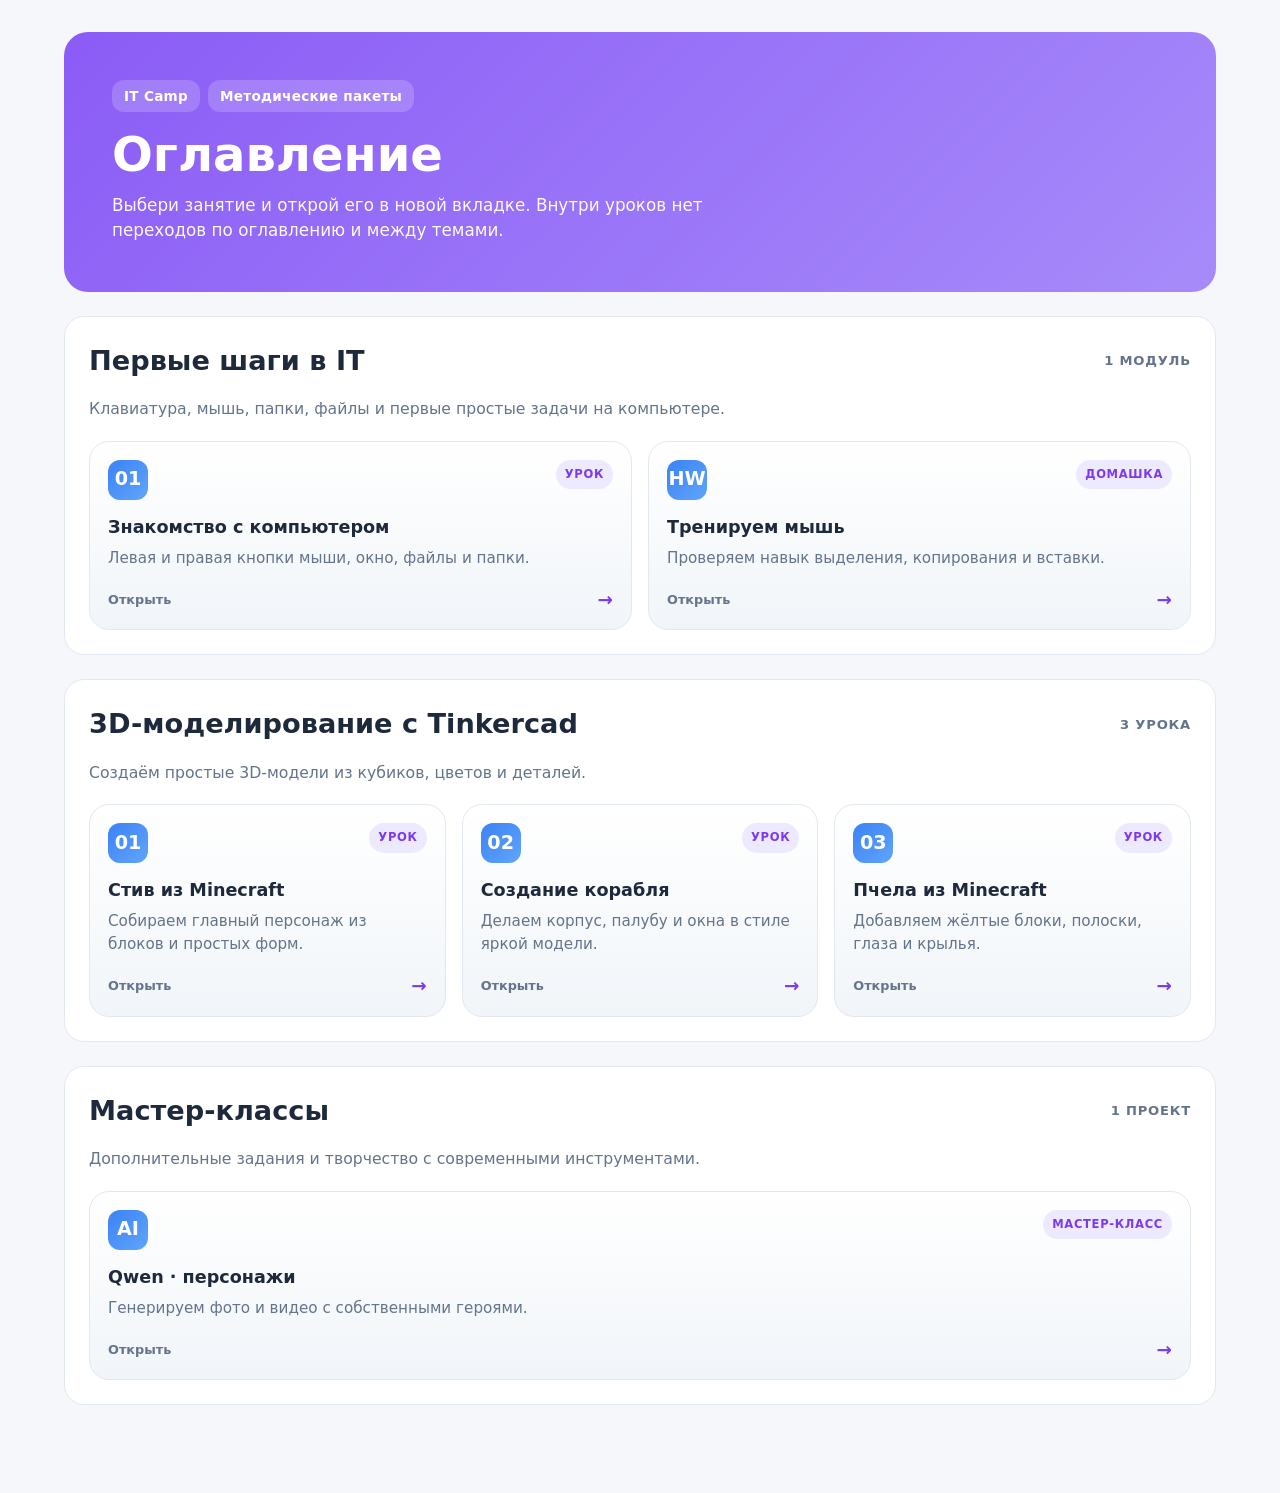
<file: index.html>
<!DOCTYPE html>
<html lang="ru" class="page-index">
<head>
  <meta charset="UTF-8" />
  <meta name="viewport" content="width=device-width, initial-scale=1" />
  <title>IT Camp · Оглавление</title>
  
  <link rel="stylesheet" href="new-method/styles.css">
</head>
<body>
  <main class="page">
    <header class="hero">
      <div class="hero__meta">
        <span class="chip">IT Camp</span>
        <span class="chip">Методические пакеты</span>
      </div>
      <h1>Оглавление</h1>
      <p>Выбери занятие и открой его в новой вкладке. Внутри уроков нет переходов по оглавлению и между темами.</p>
    </header>

    <section class="section">
      <div class="section__head">
        <h2>Первые шаги в IT</h2>
        <span class="section__count">1 модуль</span>
      </div>
      <p class="section__note">Клавиатура, мышь, папки, файлы и первые простые задачи на компьютере.</p>
      <div class="grid">
        <a class="tile" href="new-method/first-steps-in-it/lessons/01.html" target="_blank" rel="noopener noreferrer">
          <div class="tile__top">
            <span class="tile__icon">01</span>
            <span class="tile__tag">Урок</span>
          </div>
          <div>
            <h3>Знакомство с компьютером</h3>
            <p>Левая и правая кнопки мыши, окно, файлы и папки.</p>
          </div>
          <div class="tile__footer"><span>Открыть</span><span class="arrow">→</span></div>
        </a>

        <a class="tile" href="new-method/first-steps-in-it/homework/01.html" target="_blank" rel="noopener noreferrer">
          <div class="tile__top">
            <span class="tile__icon">HW</span>
            <span class="tile__tag">Домашка</span>
          </div>
          <div>
            <h3>Тренируем мышь</h3>
            <p>Проверяем навык выделения, копирования и вставки.</p>
          </div>
          <div class="tile__footer"><span>Открыть</span><span class="arrow">→</span></div>
        </a>
      </div>
    </section>

    <section class="section">
      <div class="section__head">
        <h2>3D-моделирование с Tinkercad</h2>
        <span class="section__count">3 урока</span>
      </div>
      <p class="section__note">Создаём простые 3D-модели из кубиков, цветов и деталей.</p>
      <div class="grid">
        <a class="tile" href="new-method/tinkercad-3d-modeling/lessons/01-steve-from-minecraft.html" target="_blank" rel="noopener noreferrer">
          <div class="tile__top">
            <span class="tile__icon">01</span>
            <span class="tile__tag">Урок</span>
          </div>
          <div>
            <h3>Стив из Minecraft</h3>
            <p>Собираем главный персонаж из блоков и простых форм.</p>
          </div>
          <div class="tile__footer"><span>Открыть</span><span class="arrow">→</span></div>
        </a>

        <a class="tile" href="new-method/tinkercad-3d-modeling/lessons/02-ship-building.html" target="_blank" rel="noopener noreferrer">
          <div class="tile__top">
            <span class="tile__icon">02</span>
            <span class="tile__tag">Урок</span>
          </div>
          <div>
            <h3>Создание корабля</h3>
            <p>Делаем корпус, палубу и окна в стиле яркой модели.</p>
          </div>
          <div class="tile__footer"><span>Открыть</span><span class="arrow">→</span></div>
        </a>

        <a class="tile" href="new-method/tinkercad-3d-modeling/lessons/03-bee-from-minecraft.html" target="_blank" rel="noopener noreferrer">
          <div class="tile__top">
            <span class="tile__icon">03</span>
            <span class="tile__tag">Урок</span>
          </div>
          <div>
            <h3>Пчела из Minecraft</h3>
            <p>Добавляем жёлтые блоки, полоски, глаза и крылья.</p>
          </div>
          <div class="tile__footer"><span>Открыть</span><span class="arrow">→</span></div>
        </a>
      </div>
    </section>

    <section class="section">
      <div class="section__head">
        <h2>Мастер-классы</h2>
        <span class="section__count">1 проект</span>
      </div>
      <p class="section__note">Дополнительные задания и творчество с современными инструментами.</p>
      <div class="grid">
        <a class="tile" href="masterclass/qwen-characters/index.html" target="_blank" rel="noopener noreferrer">
          <div class="tile__top">
            <span class="tile__icon">AI</span>
            <span class="tile__tag">Мастер-класс</span>
          </div>
          <div>
            <h3>Qwen · персонажи</h3>
            <p>Генерируем фото и видео с собственными героями.</p>
          </div>
          <div class="tile__footer"><span>Открыть</span><span class="arrow">→</span></div>
        </a>
      </div>
    </section>
  </main>
</body>
</html>
</file>
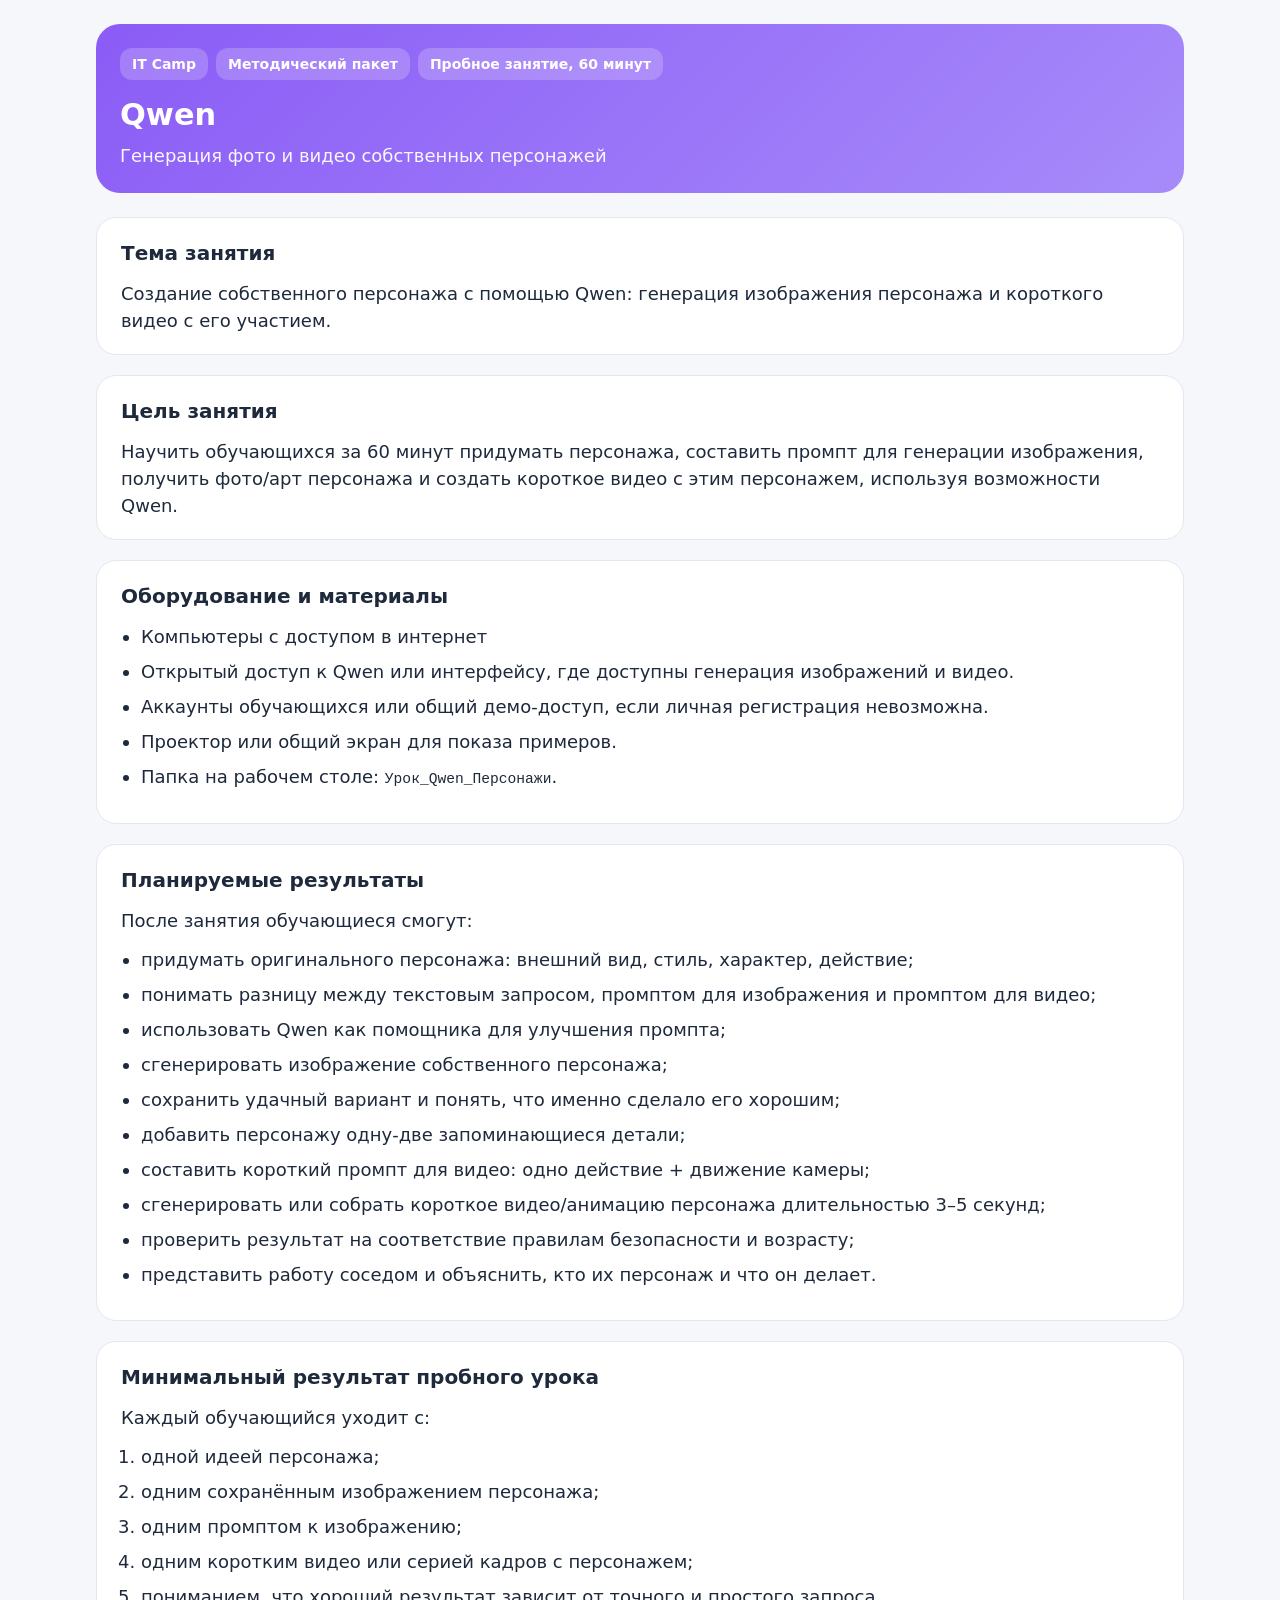
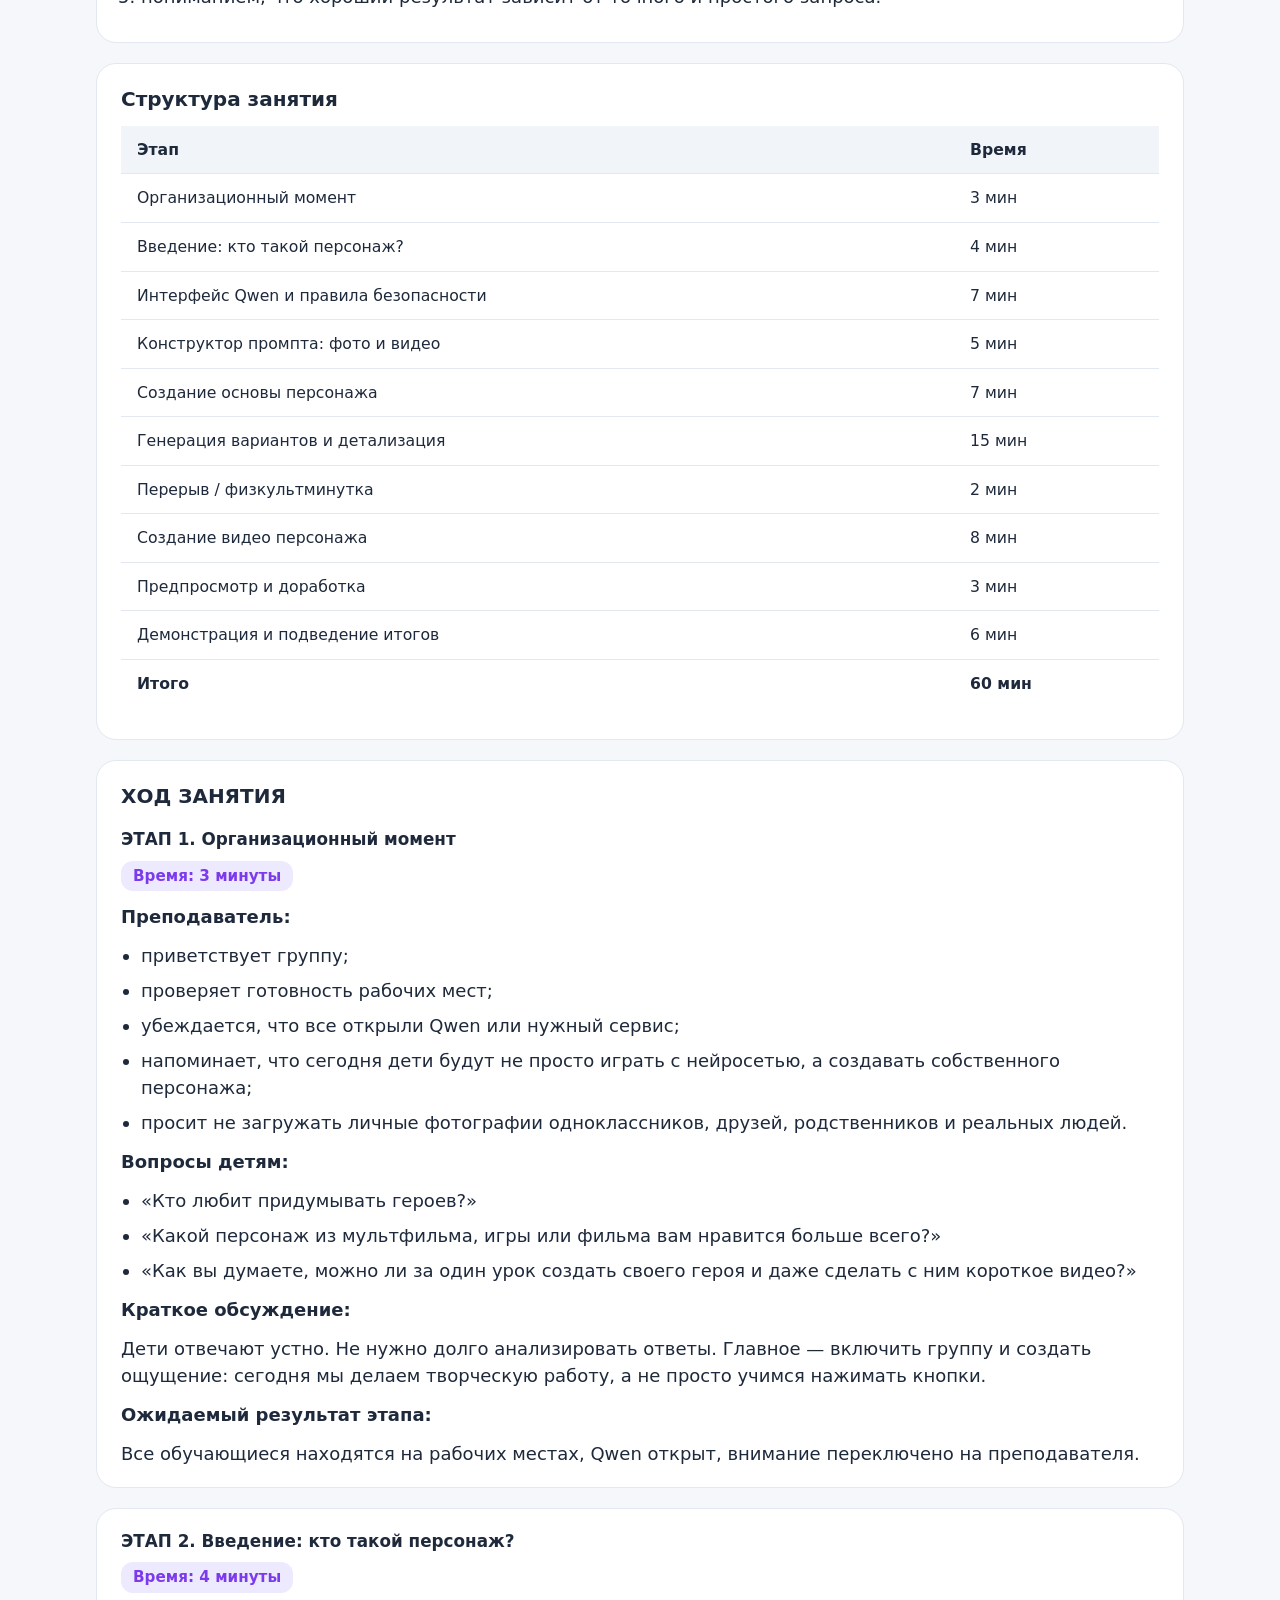
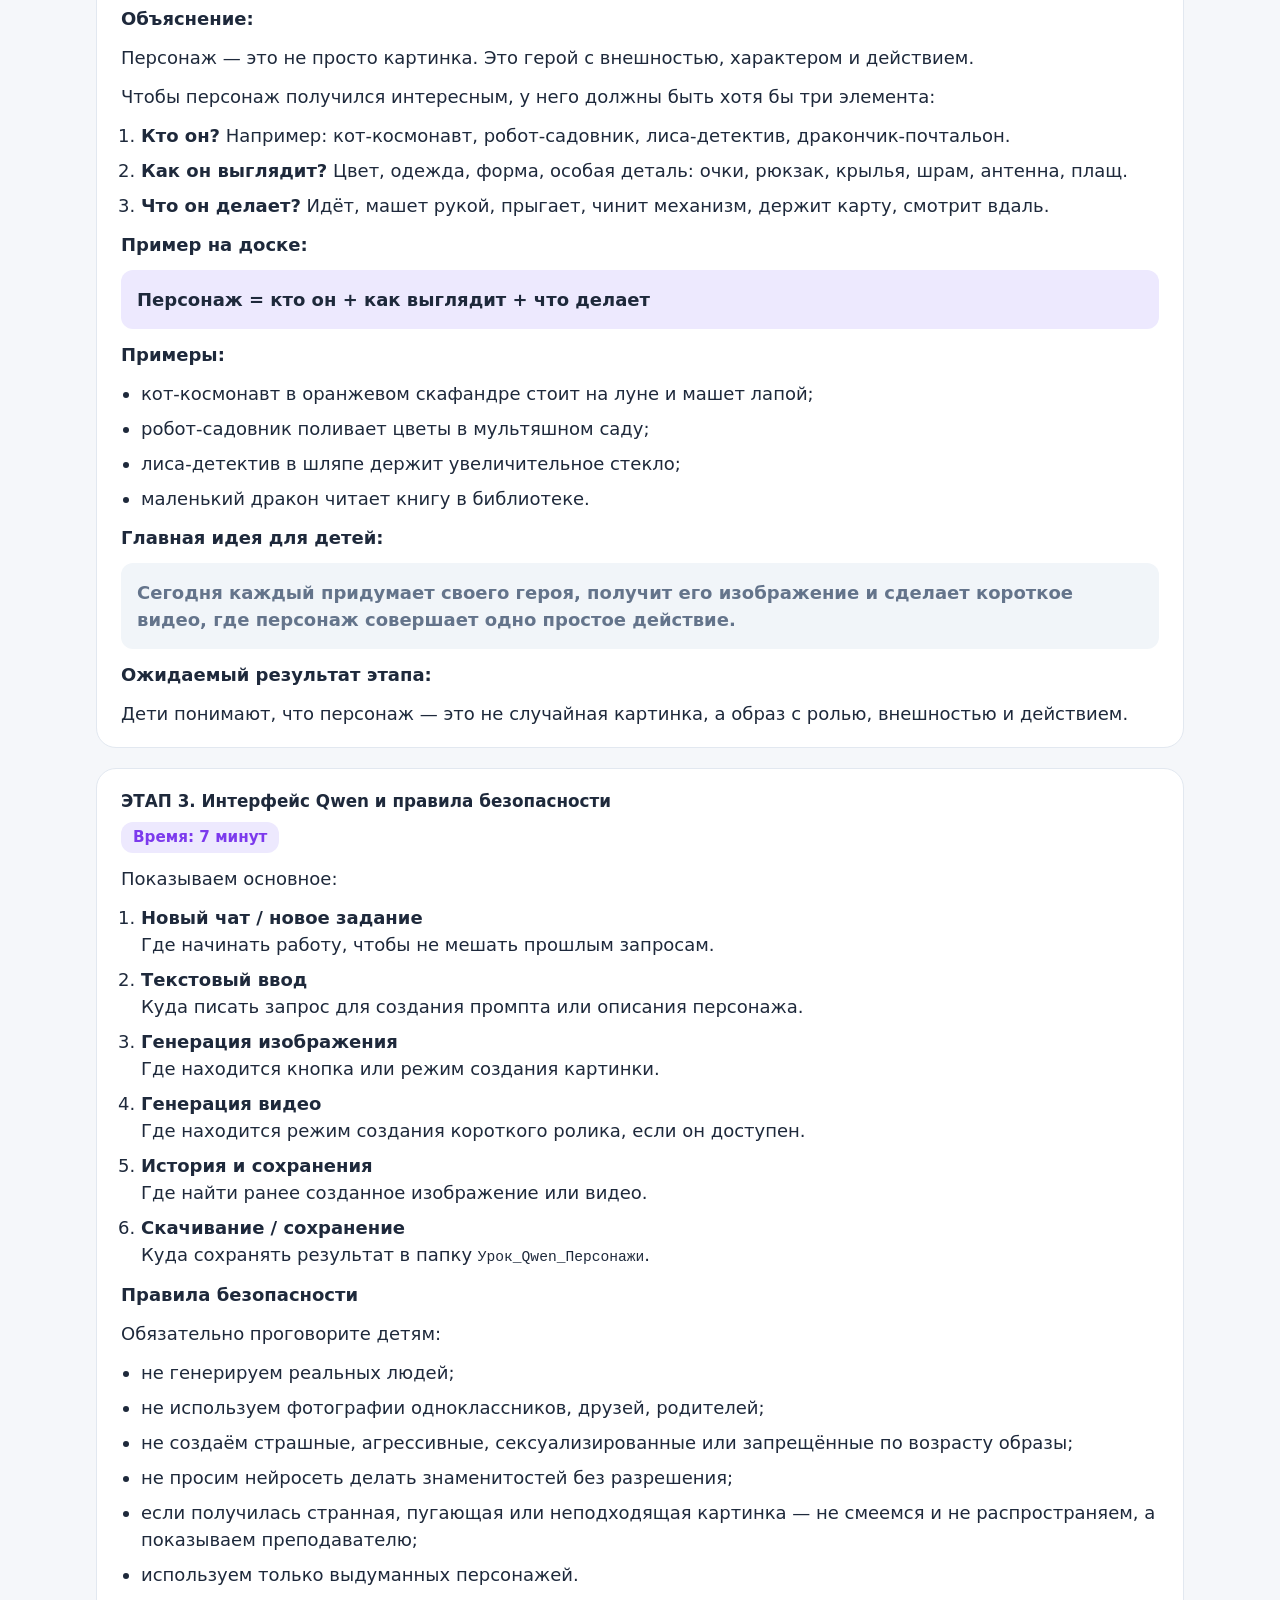
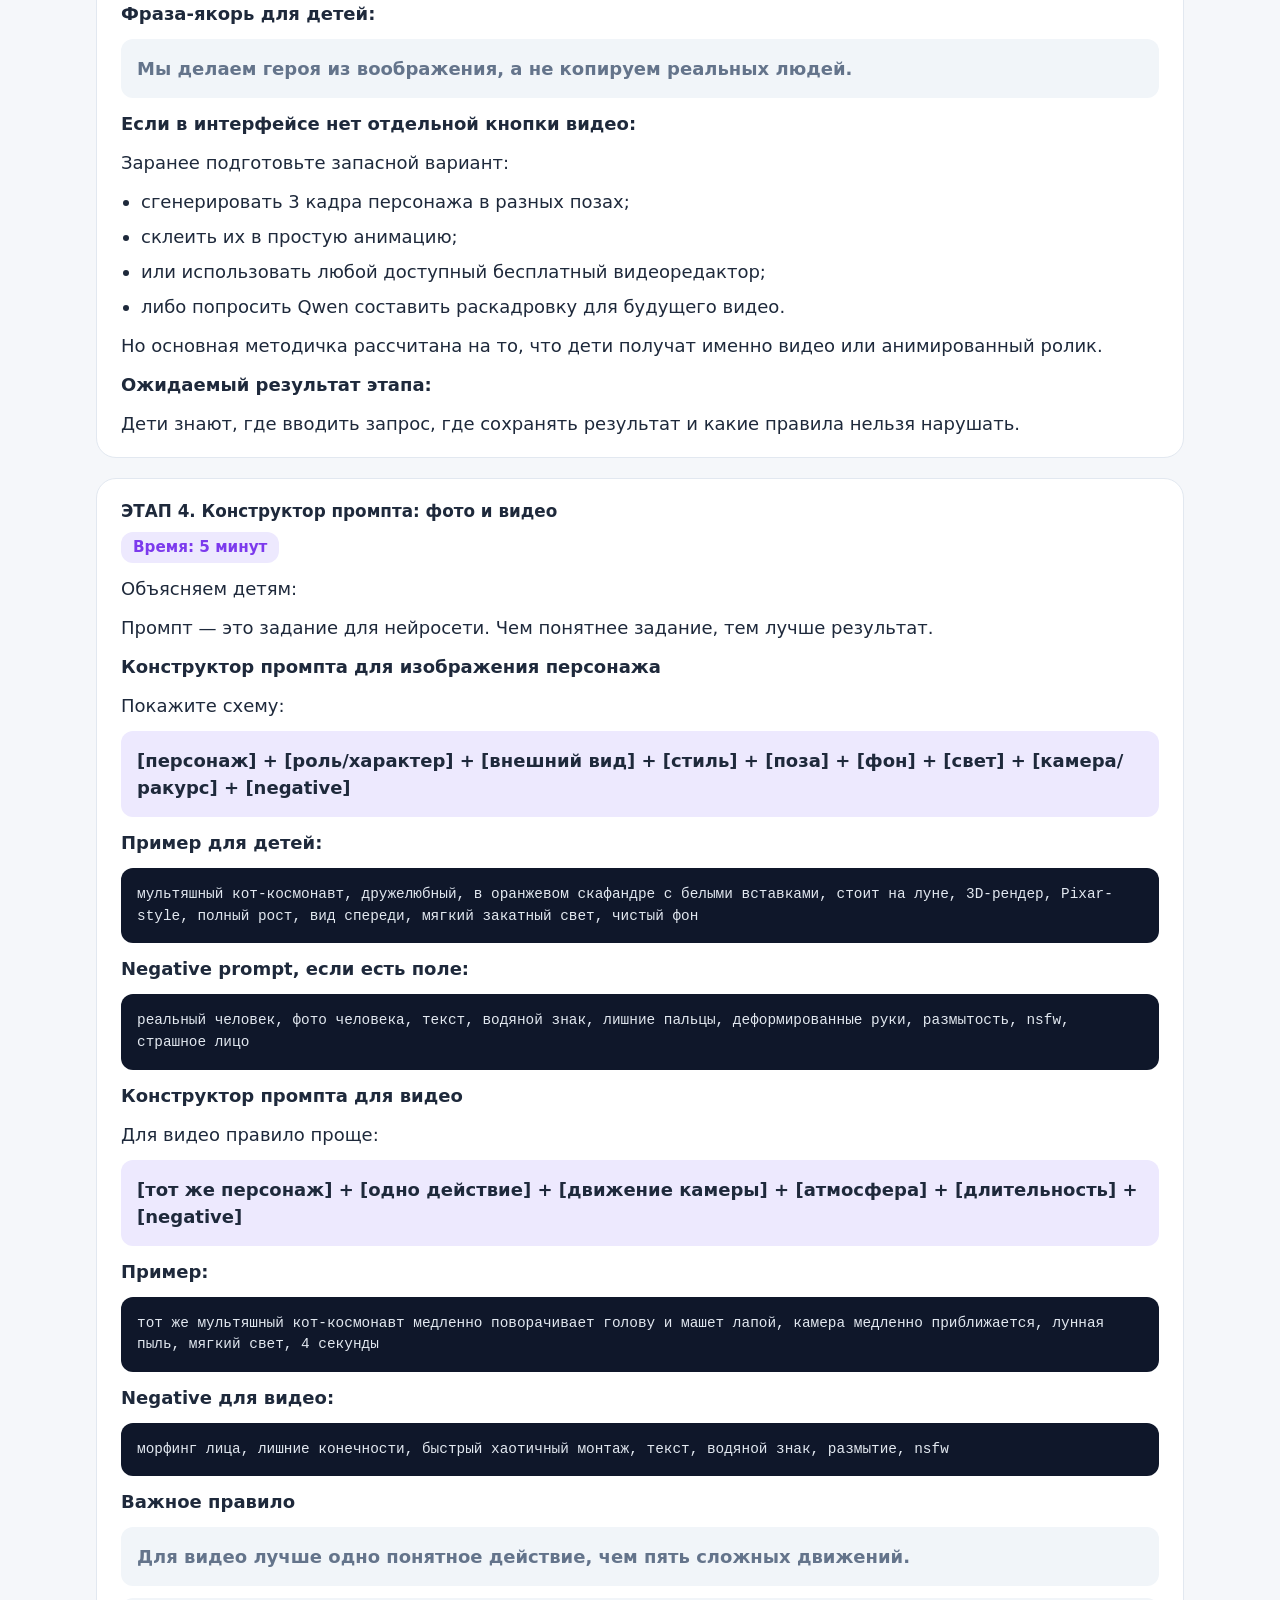
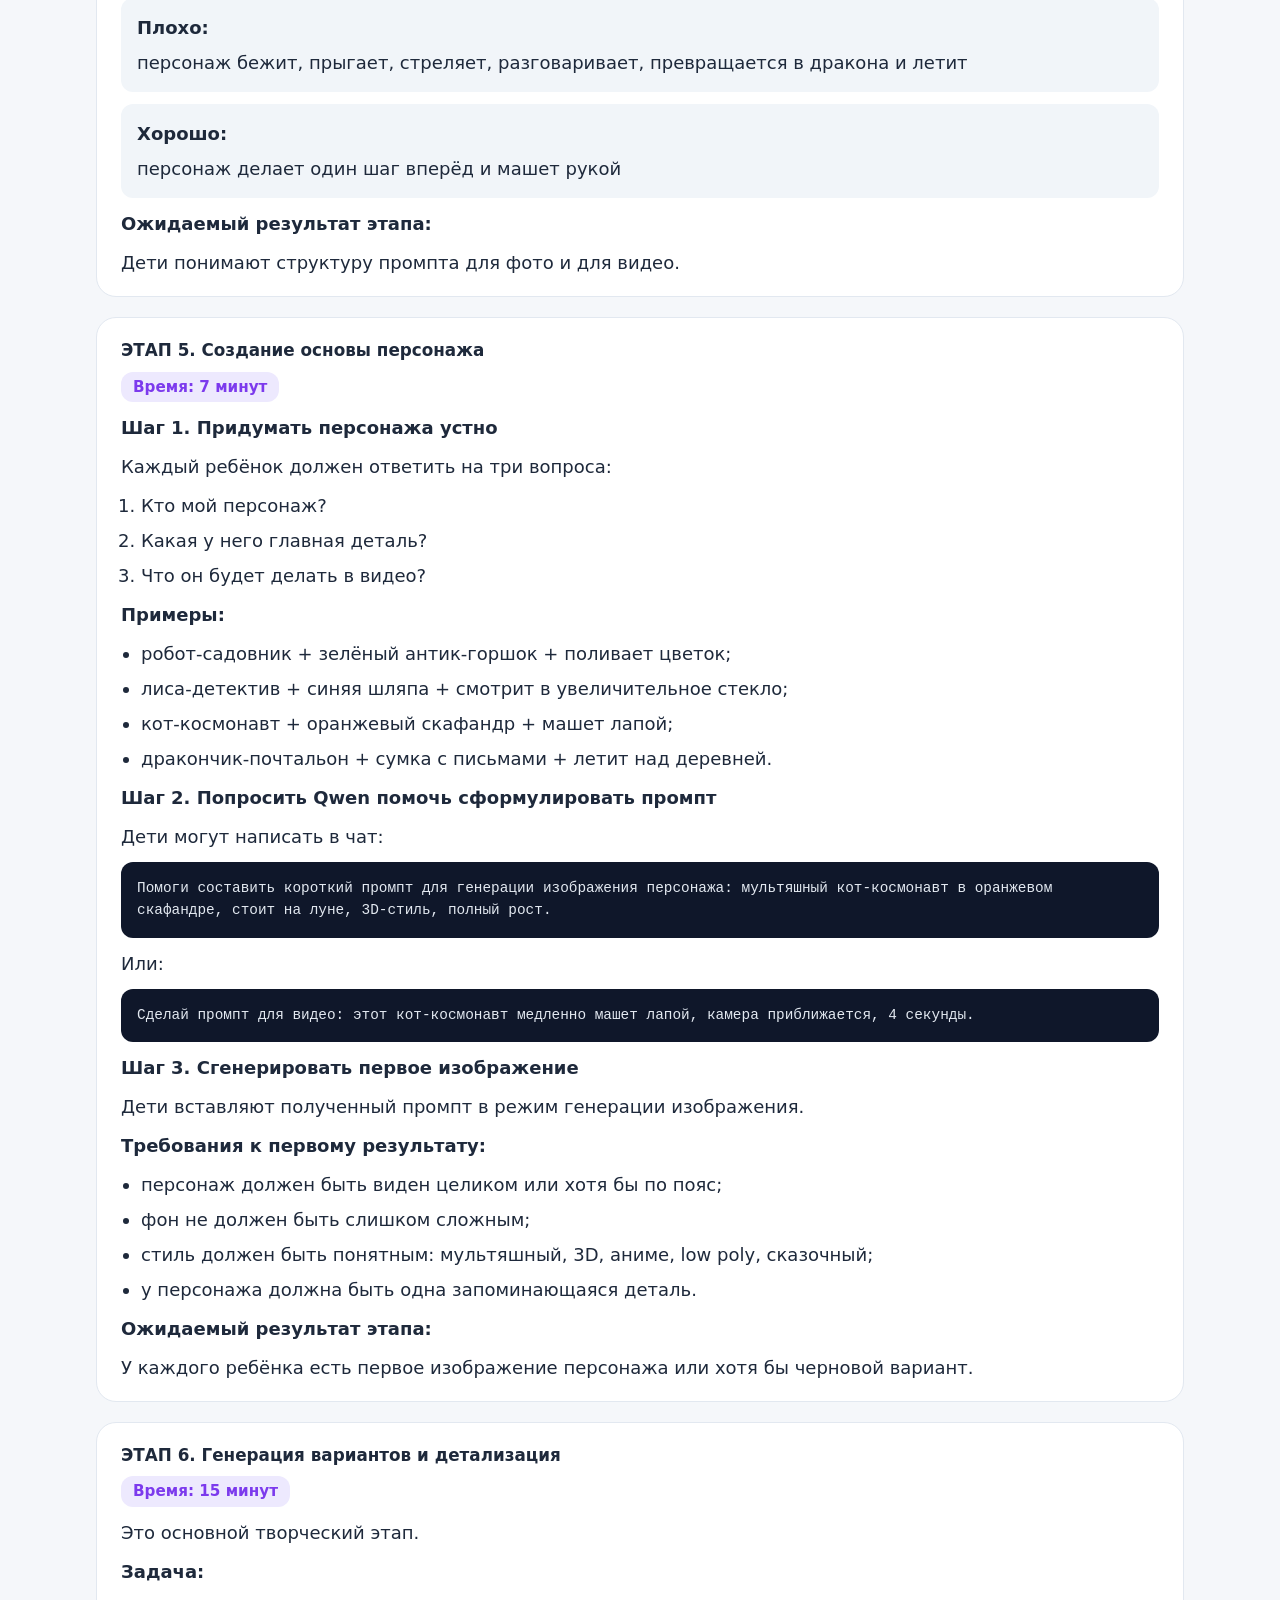
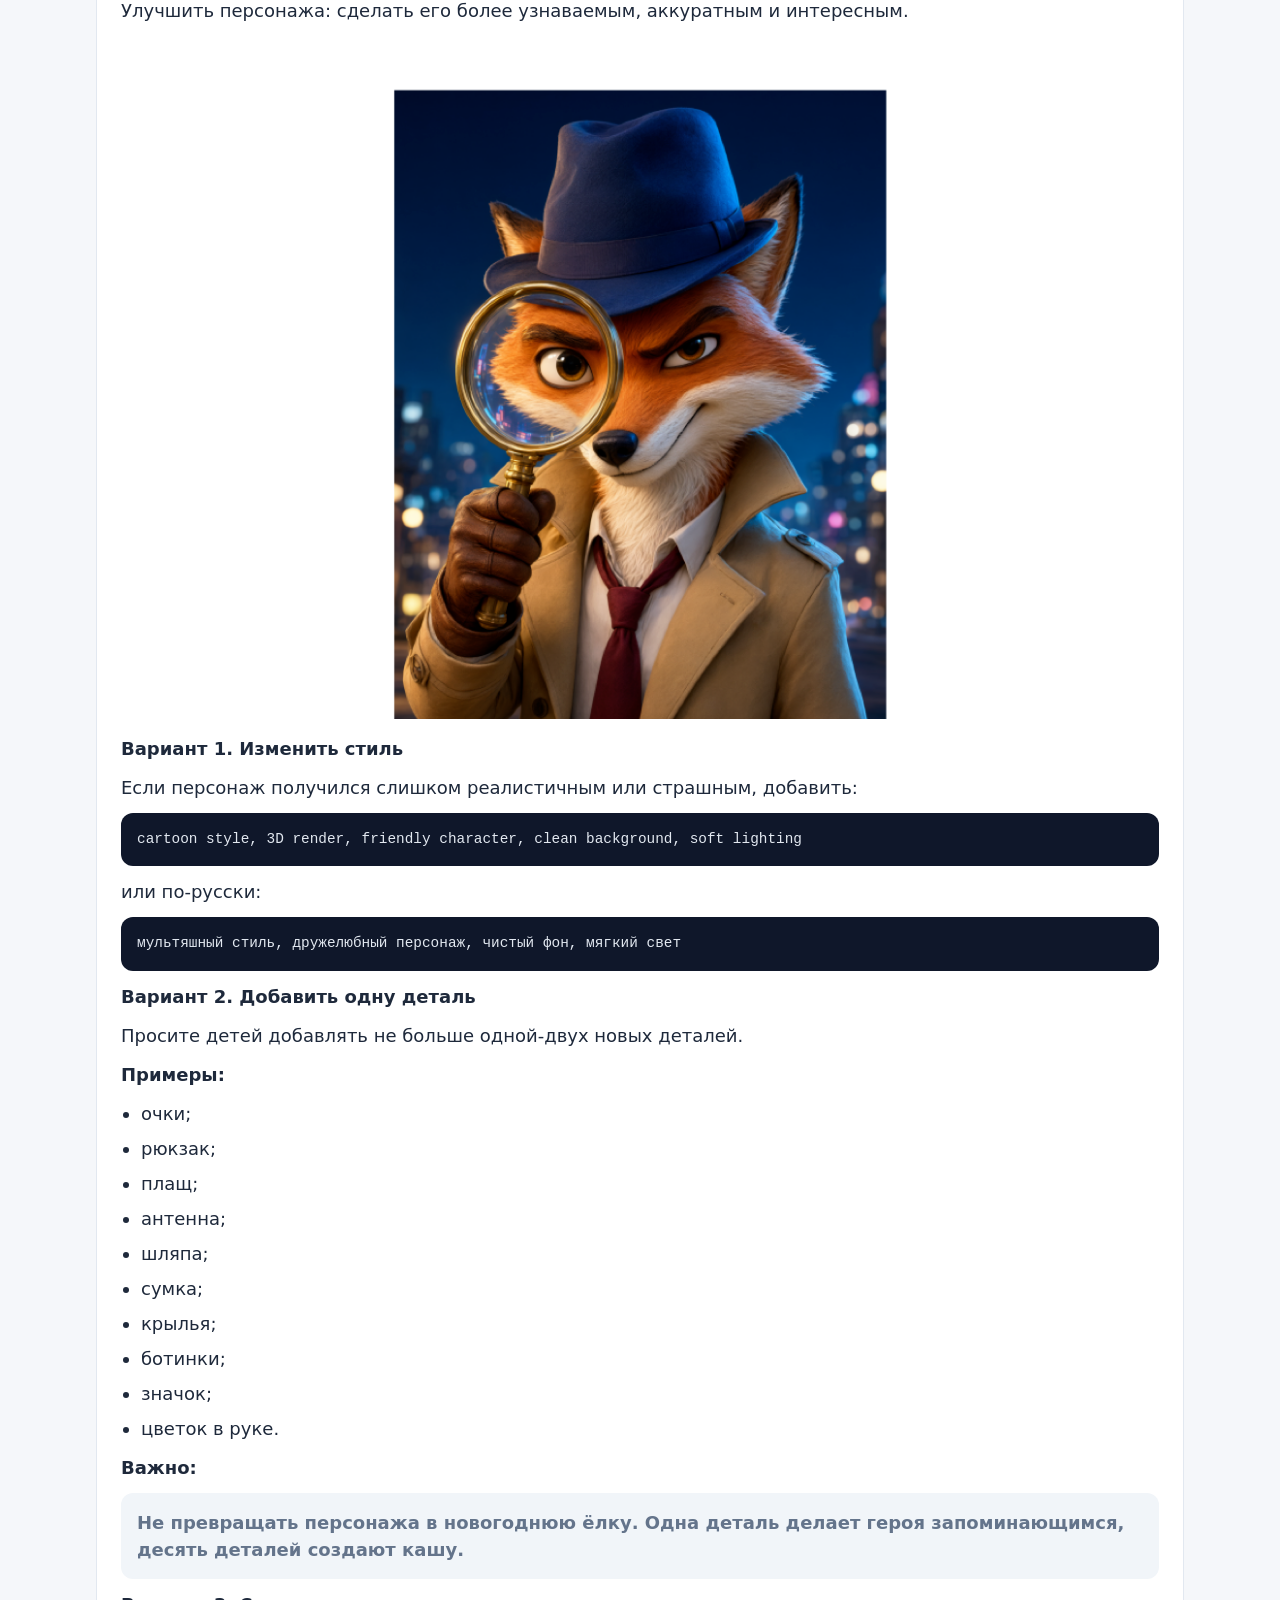
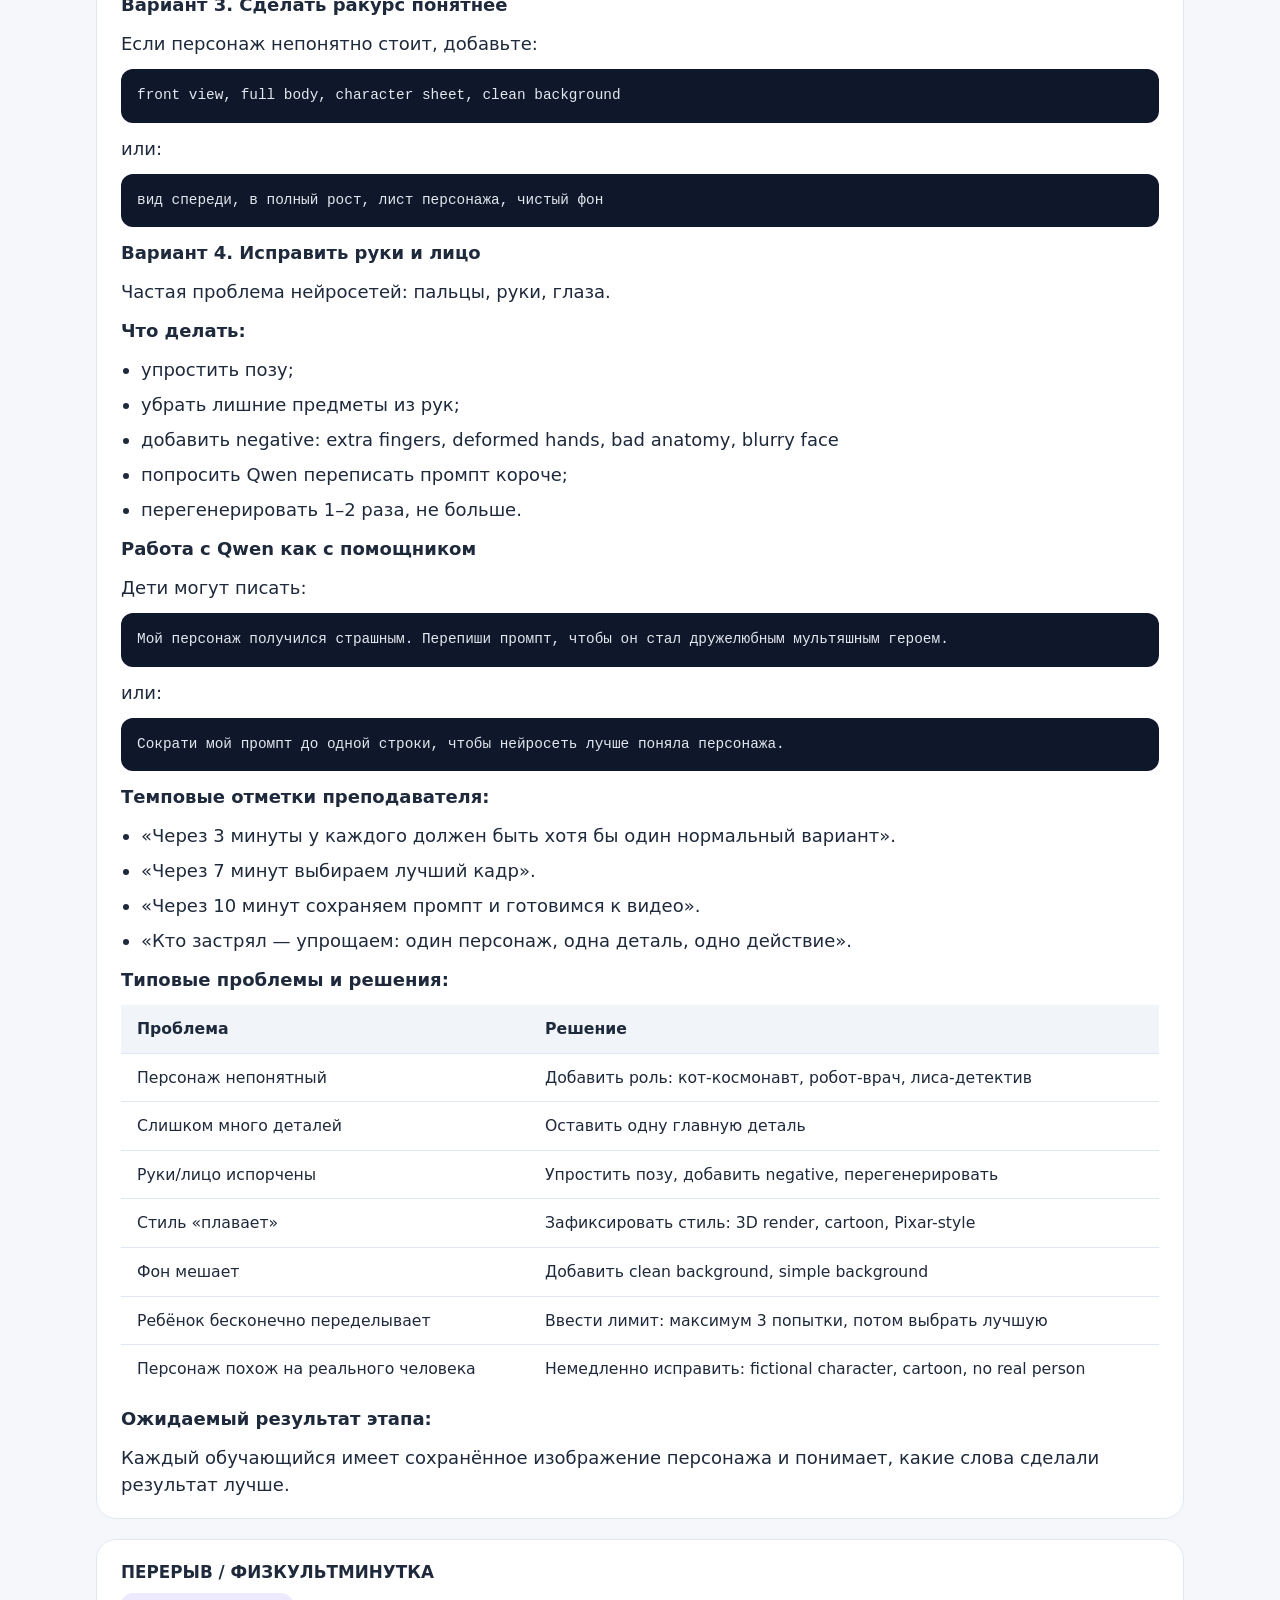
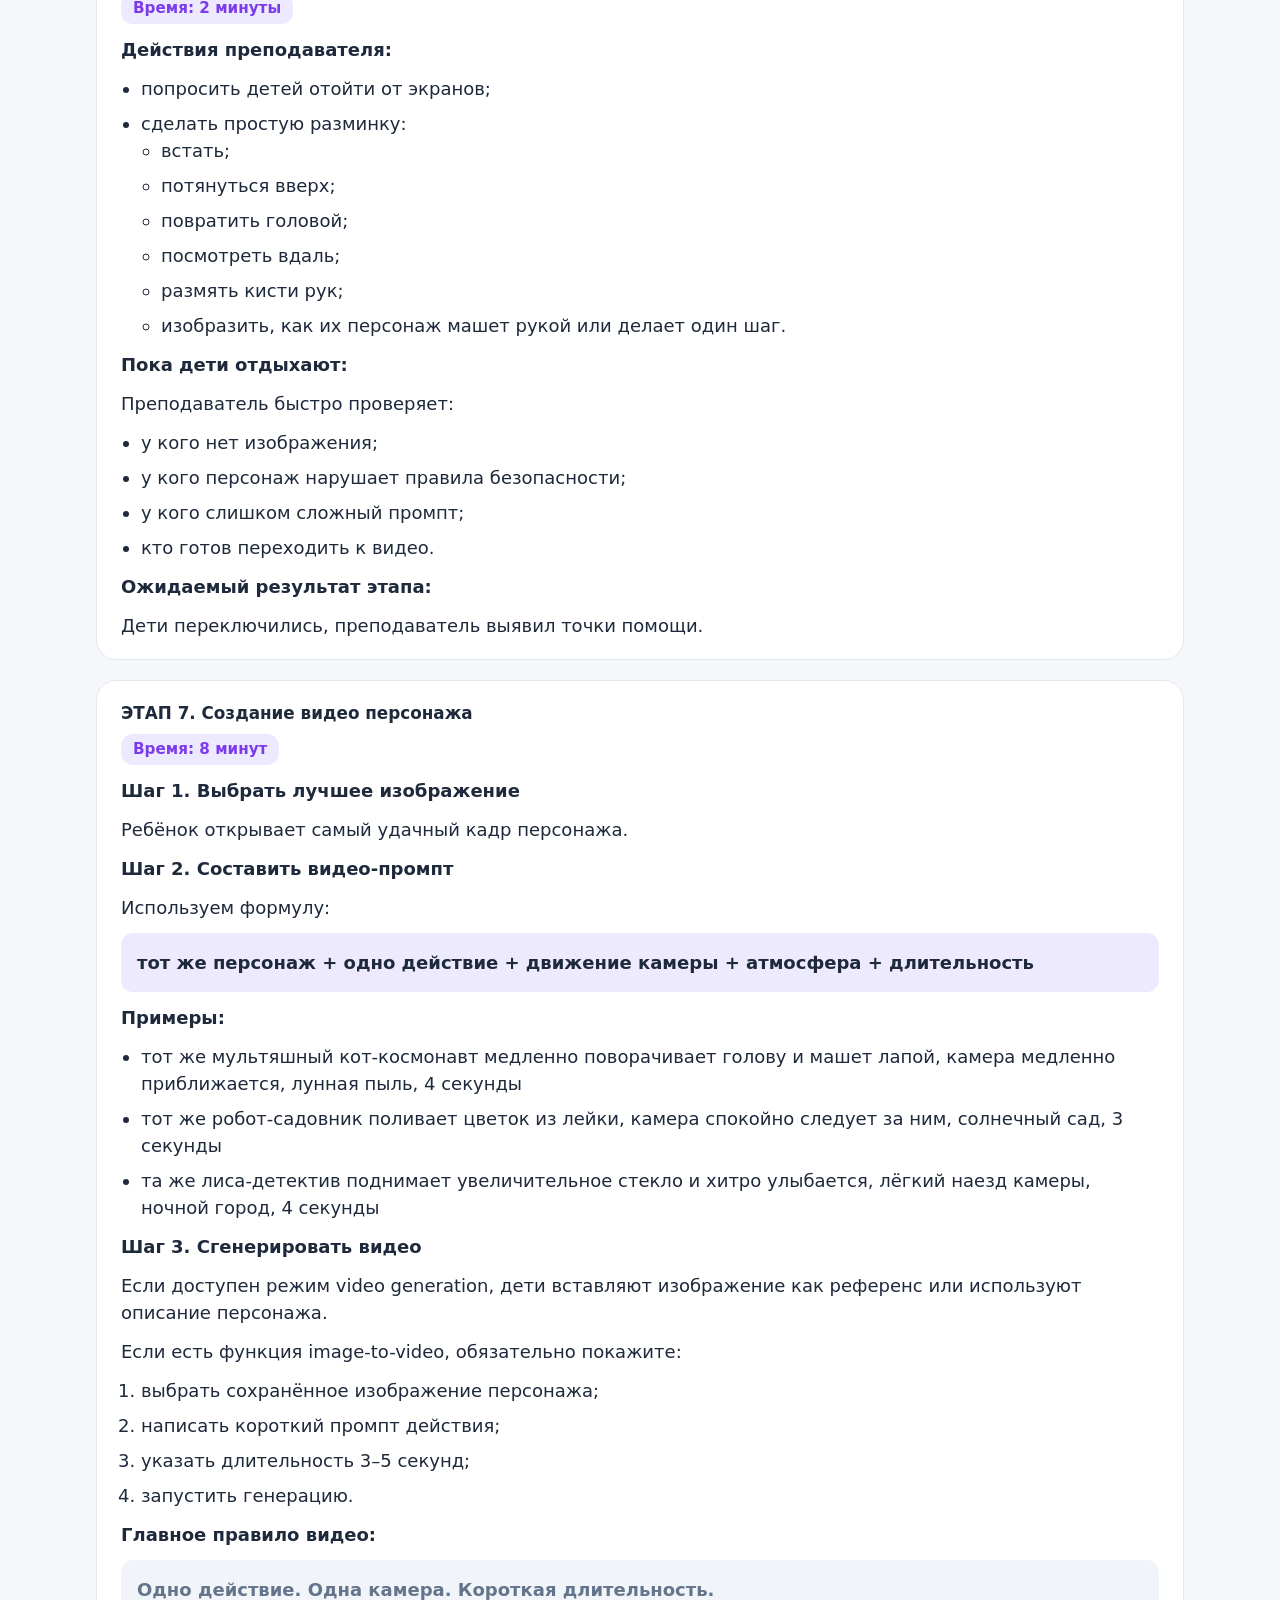
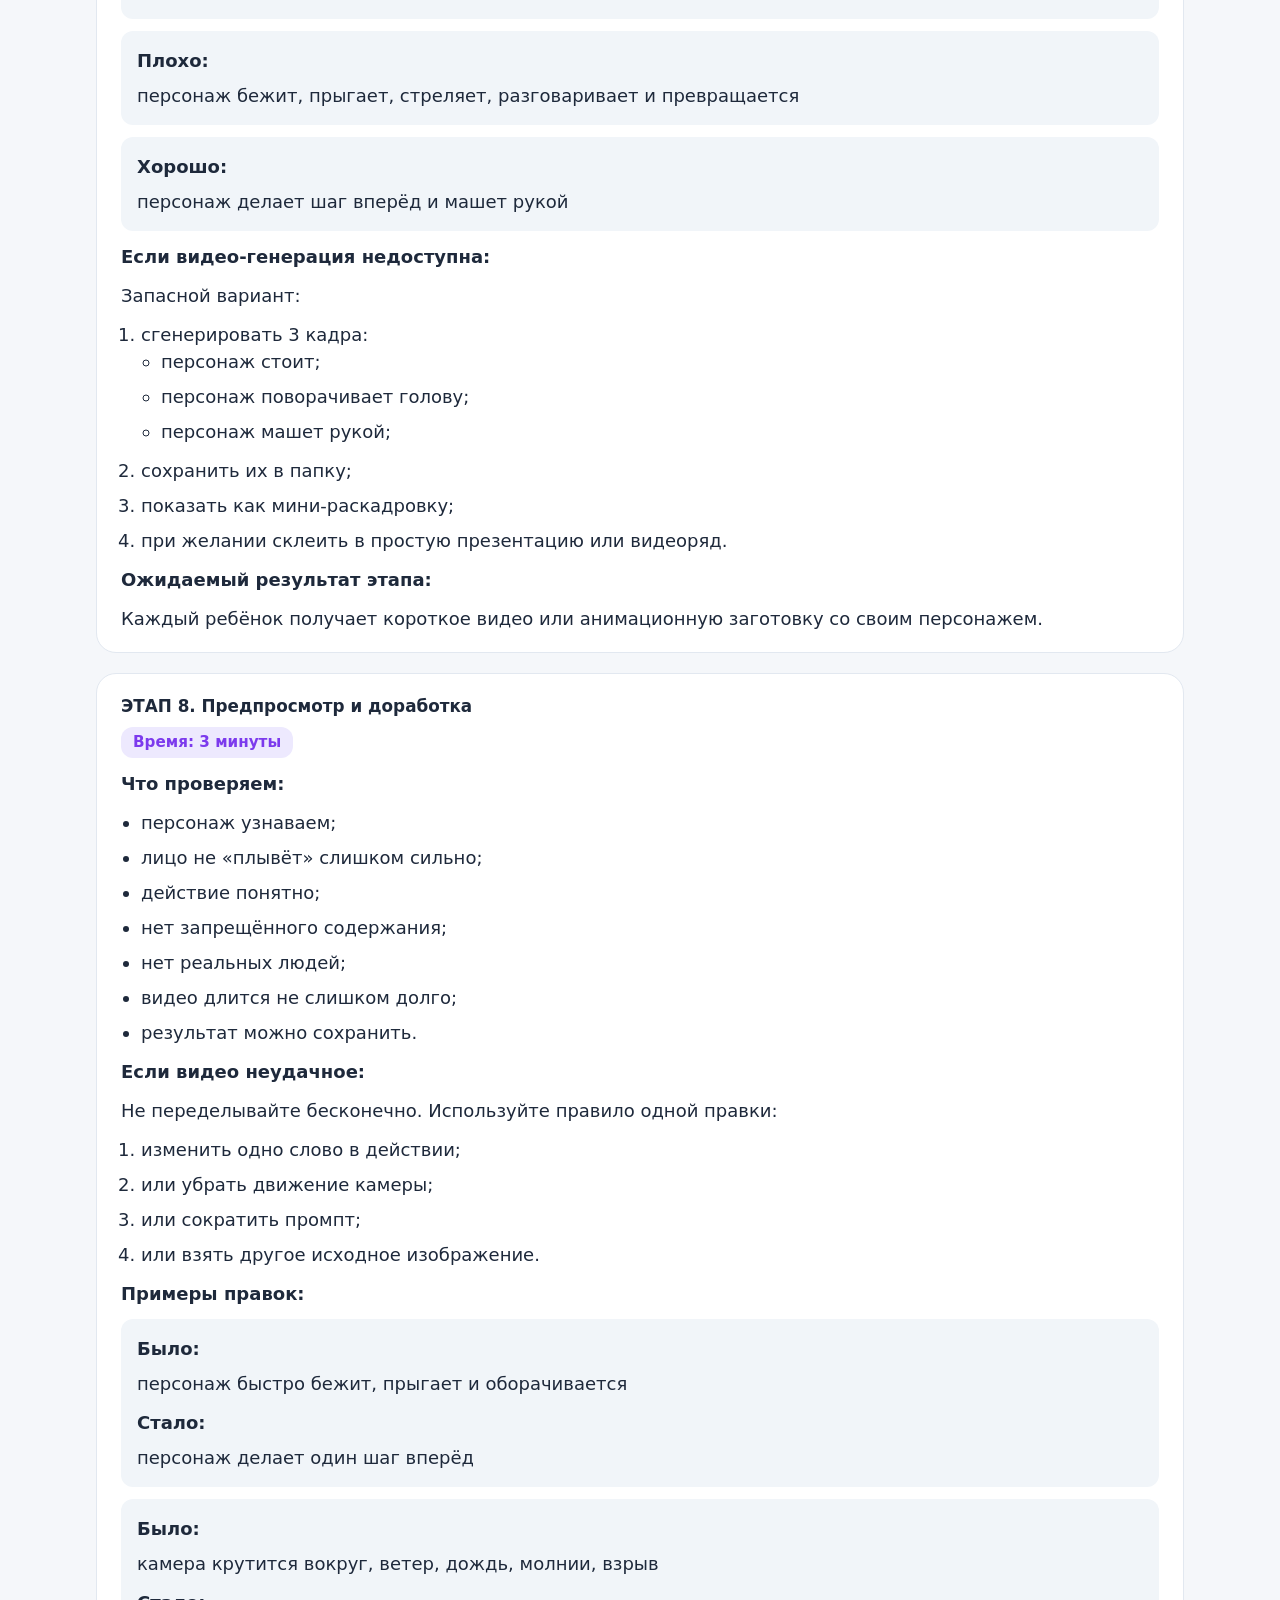
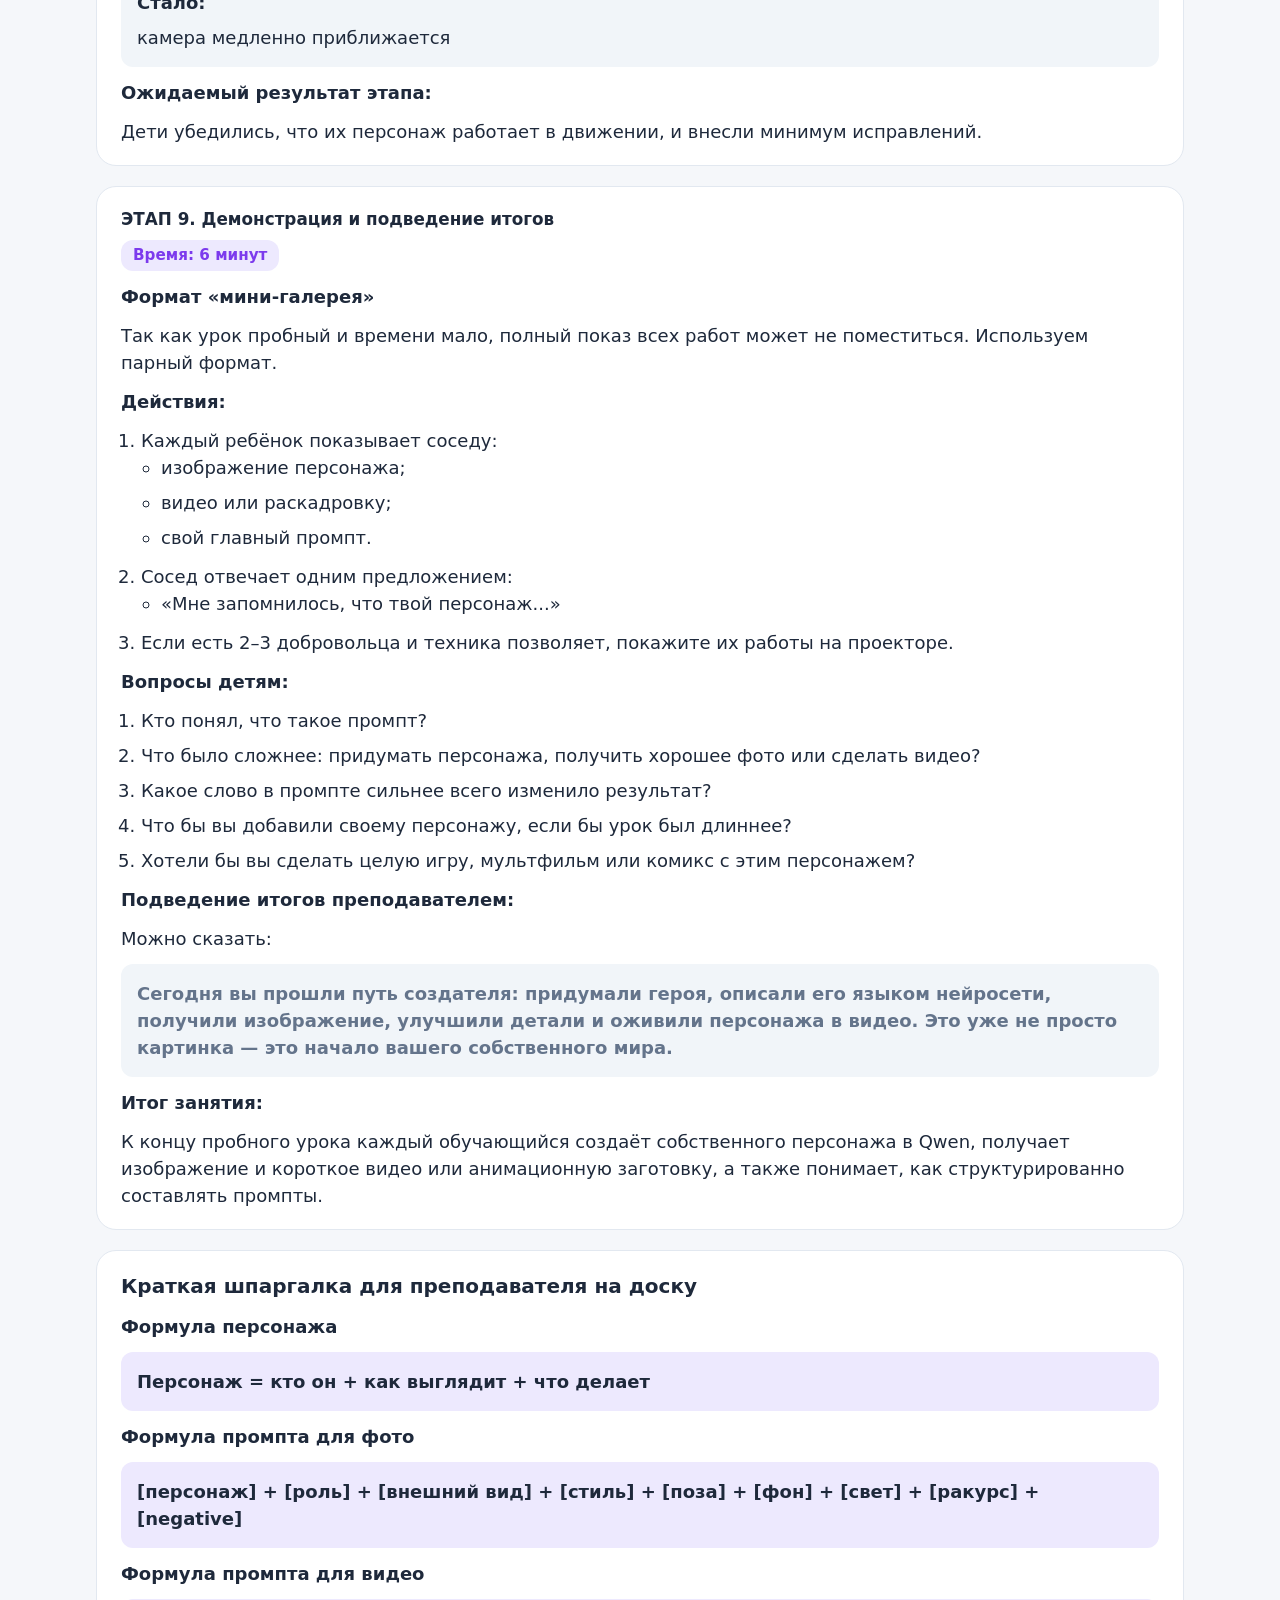
<file: masterclass/qwen-characters/index.html>
<!DOCTYPE html>
<html lang="ru">
<head>
  <meta charset="UTF-8" />
  <meta name="viewport" content="width=device-width, initial-scale=1" />
  <title>Мастер-класс · Qwen · Генерация фото и видео собственных персонажей</title>
  <style>
    :root {
      --color-primary: #8b5cf6;
      --color-primary-hover: #7c3aed;
      --color-primary-light: #ede9fe;
      --color-secondary: #3b82f6;
      --color-success: #10b981;
      --color-success-light: #d1fae5;
      --color-warning-light: #fef3c7;
      --color-bg-page: #f5f7fa;
      --color-bg-card: #ffffff;
      --color-bg-muted: #f1f5f9;
      --color-text-primary: #1e293b;
      --color-text-secondary: #64748b;
      --color-text-inverse: #ffffff;
      --color-border: #e2e8f0;
      --gradient-primary: linear-gradient(135deg, #8b5cf6 0%, #a78bfa 100%);
      --radius-md: 12px;
      --radius-card: 20px;
      --radius-2xl: 24px;
      --space-2: 8px;
      --space-3: 12px;
      --space-4: 16px;
      --space-5: 20px;
      --space-6: 24px;
      --space-8: 32px;
      --font-family-base: "Nunito", system-ui, -apple-system, "Segoe UI", sans-serif;
      --lesson-max-width: 72rem;
    }
    * { box-sizing: border-box; }
    body {
      margin: 0;
      font-family: var(--font-family-base);
      font-size: 112.5%;
      line-height: 1.5;
      color: var(--color-text-primary);
      background: var(--color-bg-page);
    }
    .wrap {
      max-width: var(--lesson-max-width);
      width: 100%;
      margin: 0 auto;
      padding: var(--space-6) clamp(var(--space-4), 3vw, var(--space-8)) var(--space-8);
    }
    .hero {
      background: var(--gradient-primary);
      color: var(--color-text-inverse);
      border-radius: var(--radius-2xl);
      padding: var(--space-6);
      margin-bottom: var(--space-6);
    }
    .hero__meta {
      display: flex;
      flex-wrap: wrap;
      gap: var(--space-2);
      margin-bottom: var(--space-4);
    }
    .chip {
      display: inline-flex;
      align-items: center;
      min-height: 32px;
      padding: 4px 12px;
      border-radius: var(--radius-md);
      font-size: 0.875rem;
      font-weight: 600;
      background: rgba(255, 255, 255, 0.2);
    }
    .hero h1 {
      margin: 0 0 var(--space-2);
      font-size: clamp(1.4rem, 3.5vw, 1.9rem);
      line-height: 1.25;
    }
    .hero p { margin: 0 0 var(--space-2); opacity: 0.95; }
    .hero p:last-child { margin-bottom: 0; }
    .card {
      background: var(--color-bg-card);
      border: 1px solid var(--color-border);
      border-radius: var(--radius-card);
      padding: var(--space-5) var(--space-6);
      margin-bottom: var(--space-5);
    }
    .card h2 {
      margin: 0 0 var(--space-3);
      font-size: 1.25rem;
    }
    .card h3 {
      margin: var(--space-4) 0 var(--space-2);
      font-size: 1.05rem;
    }
    .card h3:first-child { margin-top: 0; }
    .card p { margin: 0 0 var(--space-3); }
    .card p:last-child { margin-bottom: 0; }
    .muted { color: var(--color-text-secondary); }
    .time {
      display: inline-block;
      margin-bottom: var(--space-3);
      padding: 4px 12px;
      border-radius: var(--radius-md);
      background: var(--color-primary-light);
      color: var(--color-primary-hover);
      font-weight: 700;
      font-size: 0.95rem;
    }
    ul, ol {
      margin: 0 0 var(--space-3);
      padding-left: 1.25rem;
    }
    li { margin-bottom: var(--space-2); }
    li:last-child { margin-bottom: 0; }
    .quote {
      margin: var(--space-3) 0;
      padding: var(--space-4);
      border-radius: var(--radius-md);
      background: var(--color-bg-muted);
      color: var(--color-text-secondary);
      font-weight: 600;
    }
    .prompt {
      margin: var(--space-3) 0;
      padding: var(--space-4);
      border-radius: var(--radius-md);
      background: #0f172a;
      color: #e2e8f0;
      font-family: ui-monospace, SFMono-Regular, Menlo, Consolas, monospace;
      font-size: 0.9rem;
      white-space: pre-wrap;
      word-break: break-word;
    }
    .formula {
      margin: var(--space-3) 0;
      padding: var(--space-4);
      border-radius: var(--radius-md);
      background: var(--color-primary-light);
      font-weight: 700;
      word-break: break-word;
    }
    .pair {
      margin: var(--space-3) 0;
      padding: var(--space-4);
      border-radius: var(--radius-md);
      background: var(--color-bg-muted);
    }
    .pair strong { display: block; margin-bottom: var(--space-2); }
    table {
      width: 100%;
      border-collapse: collapse;
      margin: var(--space-3) 0;
      font-size: 0.98rem;
    }
    th, td {
      text-align: left;
      padding: var(--space-3) var(--space-4);
      border-bottom: 1px solid var(--color-border);
      vertical-align: top;
    }
    th {
      background: var(--color-bg-muted);
      font-weight: 700;
    }
    tr:last-child td { border-bottom: none; }
    .figure {
      margin: var(--space-4) 0;
      text-align: center;
    }
    .figure img {
      display: block;
      width: 100%;
      max-width: 100%;
      height: auto;
      border-radius: var(--radius-card);
    }
    .check {
      list-style: none;
      margin: 0;
      padding: 0;
      display: grid;
      gap: var(--space-2);
    }
    .check li {
      margin: 0;
      padding: var(--space-3) var(--space-4);
      border-radius: var(--radius-md);
      background: var(--color-success-light);
    }
  </style>
</head>
<body>
  <div class="wrap">
    <header class="hero">
      <div class="hero__meta">
        <span class="chip">IT Camp</span>
        <span class="chip">Методический пакет</span>
        <span class="chip">Пробное занятие, 60 минут</span>
      </div>
      <h1>Qwen</h1>
      <p>Генерация фото и видео собственных персонажей</p>
    </header>

    <section class="card">
      <h2>Тема занятия</h2>
      <p>Создание собственного персонажа с помощью Qwen: генерация изображения персонажа и короткого видео с его участием.</p>
    </section>

    <section class="card">
      <h2>Цель занятия</h2>
      <p>Научить обучающихся за 60 минут придумать персонажа, составить промпт для генерации изображения, получить фото/арт персонажа и создать короткое видео с этим персонажем, используя возможности Qwen.</p>
    </section>

    <section class="card">
      <h2>Оборудование и материалы</h2>
      <ul>
        <li>Компьютеры с доступом в интернет</li>
        <li>Открытый доступ к Qwen или интерфейсу, где доступны генерация изображений и видео.</li>
        <li>Аккаунты обучающихся или общий демо-доступ, если личная регистрация невозможна.</li>
        <li>Проектор или общий экран для показа примеров.</li>
        <li>Папка на рабочем столе: <code>Урок_Qwen_Персонажи</code>.</li>
      </ul>
    </section>

    <section class="card">
      <h2>Планируемые результаты</h2>
      <p>После занятия обучающиеся смогут:</p>
      <ul>
        <li>придумать оригинального персонажа: внешний вид, стиль, характер, действие;</li>
        <li>понимать разницу между текстовым запросом, промптом для изображения и промптом для видео;</li>
        <li>использовать Qwen как помощника для улучшения промпта;</li>
        <li>сгенерировать изображение собственного персонажа;</li>
        <li>сохранить удачный вариант и понять, что именно сделало его хорошим;</li>
        <li>добавить персонажу одну-две запоминающиеся детали;</li>
        <li>составить короткий промпт для видео: одно действие + движение камеры;</li>
        <li>сгенерировать или собрать короткое видео/анимацию персонажа длительностью 3–5 секунд;</li>
        <li>проверить результат на соответствие правилам безопасности и возрасту;</li>
        <li>представить работу соседом и объяснить, кто их персонаж и что он делает.</li>
      </ul>
    </section>

    <section class="card">
      <h2>Минимальный результат пробного урока</h2>
      <p>Каждый обучающийся уходит с:</p>
      <ol>
        <li>одной идеей персонажа;</li>
        <li>одним сохранённым изображением персонажа;</li>
        <li>одним промптом к изображению;</li>
        <li>одним коротким видео или серией кадров с персонажем;</li>
        <li>пониманием, что хороший результат зависит от точного и простого запроса.</li>
      </ol>
    </section>

    <section class="card">
      <h2>Структура занятия</h2>
      <table>
        <thead>
          <tr><th>Этап</th><th>Время</th></tr>
        </thead>
        <tbody>
          <tr><td>Организационный момент</td><td>3 мин</td></tr>
          <tr><td>Введение: кто такой персонаж?</td><td>4 мин</td></tr>
          <tr><td>Интерфейс Qwen и правила безопасности</td><td>7 мин</td></tr>
          <tr><td>Конструктор промпта: фото и видео</td><td>5 мин</td></tr>
          <tr><td>Создание основы персонажа</td><td>7 мин</td></tr>
          <tr><td>Генерация вариантов и детализация</td><td>15 мин</td></tr>
          <tr><td>Перерыв / физкультминутка</td><td>2 мин</td></tr>
          <tr><td>Создание видео персонажа</td><td>8 мин</td></tr>
          <tr><td>Предпросмотр и доработка</td><td>3 мин</td></tr>
          <tr><td>Демонстрация и подведение итогов</td><td>6 мин</td></tr>
          <tr><td><strong>Итого</strong></td><td><strong>60 мин</strong></td></tr>
        </tbody>
      </table>
    </section>

    <section class="card">
      <h2>ХОД ЗАНЯТИЯ</h2>
      <h3>ЭТАП 1. Организационный момент</h3>
      <span class="time">Время: 3 минуты</span>
      <p><strong>Преподаватель:</strong></p>
      <ul>
        <li>приветствует группу;</li>
        <li>проверяет готовность рабочих мест;</li>
        <li>убеждается, что все открыли Qwen или нужный сервис;</li>
        <li>напоминает, что сегодня дети будут не просто играть с нейросетью, а создавать собственного персонажа;</li>
        <li>просит не загружать личные фотографии одноклассников, друзей, родственников и реальных людей.</li>
      </ul>
      <p><strong>Вопросы детям:</strong></p>
      <ul>
        <li>«Кто любит придумывать героев?»</li>
        <li>«Какой персонаж из мультфильма, игры или фильма вам нравится больше всего?»</li>
        <li>«Как вы думаете, можно ли за один урок создать своего героя и даже сделать с ним короткое видео?»</li>
      </ul>
      <p><strong>Краткое обсуждение:</strong></p>
      <p>Дети отвечают устно. Не нужно долго анализировать ответы. Главное — включить группу и создать ощущение: сегодня мы делаем творческую работу, а не просто учимся нажимать кнопки.</p>
      <p><strong>Ожидаемый результат этапа:</strong></p>
      <p>Все обучающиеся находятся на рабочих местах, Qwen открыт, внимание переключено на преподавателя.</p>
    </section>

    <section class="card">
      <h3>ЭТАП 2. Введение: кто такой персонаж?</h3>
      <span class="time">Время: 4 минуты</span>
      <p><strong>Объяснение:</strong></p>
      <p>Персонаж — это не просто картинка. Это герой с внешностью, характером и действием.</p>
      <p>Чтобы персонаж получился интересным, у него должны быть хотя бы три элемента:</p>
      <ol>
        <li><strong>Кто он?</strong> Например: кот-космонавт, робот-садовник, лиса-детектив, дракончик-почтальон.</li>
        <li><strong>Как он выглядит?</strong> Цвет, одежда, форма, особая деталь: очки, рюкзак, крылья, шрам, антенна, плащ.</li>
        <li><strong>Что он делает?</strong> Идёт, машет рукой, прыгает, чинит механизм, держит карту, смотрит вдаль.</li>
      </ol>
      <p><strong>Пример на доске:</strong></p>
      <div class="formula">Персонаж = кто он + как выглядит + что делает</div>
      <p><strong>Примеры:</strong></p>
      <ul>
        <li>кот-космонавт в оранжевом скафандре стоит на луне и машет лапой;</li>
        <li>робот-садовник поливает цветы в мультяшном саду;</li>
        <li>лиса-детектив в шляпе держит увеличительное стекло;</li>
        <li>маленький дракон читает книгу в библиотеке.</li>
      </ul>
      <p><strong>Главная идея для детей:</strong></p>
      <div class="quote">Сегодня каждый придумает своего героя, получит его изображение и сделает короткое видео, где персонаж совершает одно простое действие.</div>
      <p><strong>Ожидаемый результат этапа:</strong></p>
      <p>Дети понимают, что персонаж — это не случайная картинка, а образ с ролью, внешностью и действием.</p>
    </section>

    <section class="card">
      <h3>ЭТАП 3. Интерфейс Qwen и правила безопасности</h3>
      <span class="time">Время: 7 минут</span>
      <p>Показываем основное:</p>
      <ol>
        <li><strong>Новый чат / новое задание</strong><br />Где начинать работу, чтобы не мешать прошлым запросам.</li>
        <li><strong>Текстовый ввод</strong><br />Куда писать запрос для создания промпта или описания персонажа.</li>
        <li><strong>Генерация изображения</strong><br />Где находится кнопка или режим создания картинки.</li>
        <li><strong>Генерация видео</strong><br />Где находится режим создания короткого ролика, если он доступен.</li>
        <li><strong>История и сохранения</strong><br />Где найти ранее созданное изображение или видео.</li>
        <li><strong>Скачивание / сохранение</strong><br />Куда сохранять результат в папку <code>Урок_Qwen_Персонажи</code>.</li>
      </ol>
      <p><strong>Правила безопасности</strong></p>
      <p>Обязательно проговорите детям:</p>
      <ul>
        <li>не генерируем реальных людей;</li>
        <li>не используем фотографии одноклассников, друзей, родителей;</li>
        <li>не создаём страшные, агрессивные, сексуализированные или запрещённые по возрасту образы;</li>
        <li>не просим нейросеть делать знаменитостей без разрешения;</li>
        <li>если получилась странная, пугающая или неподходящая картинка — не смеемся и не распространяем, а показываем преподавателю;</li>
        <li>используем только выдуманных персонажей.</li>
      </ul>
      <p><strong>Фраза-якорь для детей:</strong></p>
      <div class="quote">Мы делаем героя из воображения, а не копируем реальных людей.</div>
      <p><strong>Если в интерфейсе нет отдельной кнопки видео:</strong></p>
      <p>Заранее подготовьте запасной вариант:</p>
      <ul>
        <li>сгенерировать 3 кадра персонажа в разных позах;</li>
        <li>склеить их в простую анимацию;</li>
        <li>или использовать любой доступный бесплатный видеоредактор;</li>
        <li>либо попросить Qwen составить раскадровку для будущего видео.</li>
      </ul>
      <p>Но основная методичка рассчитана на то, что дети получат именно видео или анимированный ролик.</p>
      <p><strong>Ожидаемый результат этапа:</strong></p>
      <p>Дети знают, где вводить запрос, где сохранять результат и какие правила нельзя нарушать.</p>
    </section>

    <section class="card">
      <h3>ЭТАП 4. Конструктор промпта: фото и видео</h3>
      <span class="time">Время: 5 минут</span>
      <p>Объясняем детям:</p>
      <p>Промпт — это задание для нейросети. Чем понятнее задание, тем лучше результат.</p>
      <p><strong>Конструктор промпта для изображения персонажа</strong></p>
      <p>Покажите схему:</p>
      <div class="formula">[персонаж] + [роль/характер] + [внешний вид] + [стиль] + [поза] + [фон] + [свет] + [камера/ракурс] + [negative]</div>
      <p><strong>Пример для детей:</strong></p>
      <div class="prompt">мультяшный кот-космонавт, дружелюбный, в оранжевом скафандре с белыми вставками, стоит на луне, 3D-рендер, Pixar-style, полный рост, вид спереди, мягкий закатный свет, чистый фон</div>
      <p><strong>Negative prompt, если есть поле:</strong></p>
      <div class="prompt">реальный человек, фото человека, текст, водяной знак, лишние пальцы, деформированные руки, размытость, nsfw, страшное лицо</div>
      <p><strong>Конструктор промпта для видео</strong></p>
      <p>Для видео правило проще:</p>
      <div class="formula">[тот же персонаж] + [одно действие] + [движение камеры] + [атмосфера] + [длительность] + [negative]</div>
      <p><strong>Пример:</strong></p>
      <div class="prompt">тот же мультяшный кот-космонавт медленно поворачивает голову и машет лапой, камера медленно приближается, лунная пыль, мягкий свет, 4 секунды</div>
      <p><strong>Negative для видео:</strong></p>
      <div class="prompt">морфинг лица, лишние конечности, быстрый хаотичный монтаж, текст, водяной знак, размытие, nsfw</div>
      <p><strong>Важное правило</strong></p>
      <div class="quote">Для видео лучше одно понятное действие, чем пять сложных движений.</div>
      <div class="pair">
        <strong>Плохо:</strong>
        <span>персонаж бежит, прыгает, стреляет, разговаривает, превращается в дракона и летит</span>
      </div>
      <div class="pair">
        <strong>Хорошо:</strong>
        <span>персонаж делает один шаг вперёд и машет рукой</span>
      </div>
      <p><strong>Ожидаемый результат этапа:</strong></p>
      <p>Дети понимают структуру промпта для фото и для видео.</p>
    </section>

    <section class="card">
      <h3>ЭТАП 5. Создание основы персонажа</h3>
      <span class="time">Время: 7 минут</span>
      <p><strong>Шаг 1. Придумать персонажа устно</strong></p>
      <p>Каждый ребёнок должен ответить на три вопроса:</p>
      <ol>
        <li>Кто мой персонаж?</li>
        <li>Какая у него главная деталь?</li>
        <li>Что он будет делать в видео?</li>
      </ol>
      <p><strong>Примеры:</strong></p>
      <ul>
        <li>робот-садовник + зелёный антик-горшок + поливает цветок;</li>
        <li>лиса-детектив + синяя шляпа + смотрит в увеличительное стекло;</li>
        <li>кот-космонавт + оранжевый скафандр + машет лапой;</li>
        <li>дракончик-почтальон + сумка с письмами + летит над деревней.</li>
      </ul>
      <p><strong>Шаг 2. Попросить Qwen помочь сформулировать промпт</strong></p>
      <p>Дети могут написать в чат:</p>
      <div class="prompt">Помоги составить короткий промпт для генерации изображения персонажа: мультяшный кот-космонавт в оранжевом скафандре, стоит на луне, 3D-стиль, полный рост.</div>
      <p>Или:</p>
      <div class="prompt">Сделай промпт для видео: этот кот-космонавт медленно машет лапой, камера приближается, 4 секунды.</div>
      <p><strong>Шаг 3. Сгенерировать первое изображение</strong></p>
      <p>Дети вставляют полученный промпт в режим генерации изображения.</p>
      <p><strong>Требования к первому результату:</strong></p>
      <ul>
        <li>персонаж должен быть виден целиком или хотя бы по пояс;</li>
        <li>фон не должен быть слишком сложным;</li>
        <li>стиль должен быть понятным: мультяшный, 3D, аниме, low poly, сказочный;</li>
        <li>у персонажа должна быть одна запоминающаяся деталь.</li>
      </ul>
      <p><strong>Ожидаемый результат этапа:</strong></p>
      <p>У каждого ребёнка есть первое изображение персонажа или хотя бы черновой вариант.</p>
    </section>

    <section class="card">
      <h3>ЭТАП 6. Генерация вариантов и детализация</h3>
      <span class="time">Время: 15 минут</span>
      <p>Это основной творческий этап.</p>
      <p><strong>Задача:</strong></p>
      <p>Улучшить персонажа: сделать его более узнаваемым, аккуратным и интересным.</p>
      <figure class="figure">
        <img src="images/lisa-detektiv.png" alt="Пример персонажа: лиса-детектив" width="1071" height="700" />
      </figure>
      <p><strong>Вариант 1. Изменить стиль</strong></p>
      <p>Если персонаж получился слишком реалистичным или страшным, добавить:</p>
      <div class="prompt">cartoon style, 3D render, friendly character, clean background, soft lighting</div>
      <p>или по-русски:</p>
      <div class="prompt">мультяшный стиль, дружелюбный персонаж, чистый фон, мягкий свет</div>
      <p><strong>Вариант 2. Добавить одну деталь</strong></p>
      <p>Просите детей добавлять не больше одной-двух новых деталей.</p>
      <p><strong>Примеры:</strong></p>
      <ul>
        <li>очки;</li>
        <li>рюкзак;</li>
        <li>плащ;</li>
        <li>антенна;</li>
        <li>шляпа;</li>
        <li>сумка;</li>
        <li>крылья;</li>
        <li>ботинки;</li>
        <li>значок;</li>
        <li>цветок в руке.</li>
      </ul>
      <p><strong>Важно:</strong></p>
      <div class="quote">Не превращать персонажа в новогоднюю ёлку. Одна деталь делает героя запоминающимся, десять деталей создают кашу.</div>
      <p><strong>Вариант 3. Сделать ракурс понятнее</strong></p>
      <p>Если персонаж непонятно стоит, добавьте:</p>
      <div class="prompt">front view, full body, character sheet, clean background</div>
      <p>или:</p>
      <div class="prompt">вид спереди, в полный рост, лист персонажа, чистый фон</div>
      <p><strong>Вариант 4. Исправить руки и лицо</strong></p>
      <p>Частая проблема нейросетей: пальцы, руки, глаза.</p>
      <p><strong>Что делать:</strong></p>
      <ul>
        <li>упростить позу;</li>
        <li>убрать лишние предметы из рук;</li>
        <li>добавить negative: extra fingers, deformed hands, bad anatomy, blurry face</li>
        <li>попросить Qwen переписать промпт короче;</li>
        <li>перегенерировать 1–2 раза, не больше.</li>
      </ul>
      <p><strong>Работа с Qwen как с помощником</strong></p>
      <p>Дети могут писать:</p>
      <div class="prompt">Мой персонаж получился страшным. Перепиши промпт, чтобы он стал дружелюбным мультяшным героем.</div>
      <p>или:</p>
      <div class="prompt">Сократи мой промпт до одной строки, чтобы нейросеть лучше поняла персонажа.</div>
      <p><strong>Темповые отметки преподавателя:</strong></p>
      <ul>
        <li>«Через 3 минуты у каждого должен быть хотя бы один нормальный вариант».</li>
        <li>«Через 7 минут выбираем лучший кадр».</li>
        <li>«Через 10 минут сохраняем промпт и готовимся к видео».</li>
        <li>«Кто застрял — упрощаем: один персонаж, одна деталь, одно действие».</li>
      </ul>
      <p><strong>Типовые проблемы и решения:</strong></p>
      <table>
        <thead>
          <tr><th>Проблема</th><th>Решение</th></tr>
        </thead>
        <tbody>
          <tr><td>Персонаж непонятный</td><td>Добавить роль: кот-космонавт, робот-врач, лиса-детектив</td></tr>
          <tr><td>Слишком много деталей</td><td>Оставить одну главную деталь</td></tr>
          <tr><td>Руки/лицо испорчены</td><td>Упростить позу, добавить negative, перегенерировать</td></tr>
          <tr><td>Стиль «плавает»</td><td>Зафиксировать стиль: 3D render, cartoon, Pixar-style</td></tr>
          <tr><td>Фон мешает</td><td>Добавить clean background, simple background</td></tr>
          <tr><td>Ребёнок бесконечно переделывает</td><td>Ввести лимит: максимум 3 попытки, потом выбрать лучшую</td></tr>
          <tr><td>Персонаж похож на реального человека</td><td>Немедленно исправить: fictional character, cartoon, no real person</td></tr>
        </tbody>
      </table>
      <p><strong>Ожидаемый результат этапа:</strong></p>
      <p>Каждый обучающийся имеет сохранённое изображение персонажа и понимает, какие слова сделали результат лучше.</p>
    </section>

    <section class="card">
      <h3>ПЕРЕРЫВ / ФИЗКУЛЬТМИНУТКА</h3>
      <span class="time">Время: 2 минуты</span>
      <p><strong>Действия преподавателя:</strong></p>
      <ul>
        <li>попросить детей отойти от экранов;</li>
        <li>сделать простую разминку:
          <ul>
            <li>встать;</li>
            <li>потянуться вверх;</li>
            <li>повратить головой;</li>
            <li>посмотреть вдаль;</li>
            <li>размять кисти рук;</li>
            <li>изобразить, как их персонаж машет рукой или делает один шаг.</li>
          </ul>
        </li>
      </ul>
      <p><strong>Пока дети отдыхают:</strong></p>
      <p>Преподаватель быстро проверяет:</p>
      <ul>
        <li>у кого нет изображения;</li>
        <li>у кого персонаж нарушает правила безопасности;</li>
        <li>у кого слишком сложный промпт;</li>
        <li>кто готов переходить к видео.</li>
      </ul>
      <p><strong>Ожидаемый результат этапа:</strong></p>
      <p>Дети переключились, преподаватель выявил точки помощи.</p>
    </section>

    <section class="card">
      <h3>ЭТАП 7. Создание видео персонажа</h3>
      <span class="time">Время: 8 минут</span>
      <p><strong>Шаг 1. Выбрать лучшее изображение</strong></p>
      <p>Ребёнок открывает самый удачный кадр персонажа.</p>
      <p><strong>Шаг 2. Составить видео-промпт</strong></p>
      <p>Используем формулу:</p>
      <div class="formula">тот же персонаж + одно действие + движение камеры + атмосфера + длительность</div>
      <p><strong>Примеры:</strong></p>
      <ul>
        <li>тот же мультяшный кот-космонавт медленно поворачивает голову и машет лапой, камера медленно приближается, лунная пыль, 4 секунды</li>
        <li>тот же робот-садовник поливает цветок из лейки, камера спокойно следует за ним, солнечный сад, 3 секунды</li>
        <li>та же лиса-детектив поднимает увеличительное стекло и хитро улыбается, лёгкий наезд камеры, ночной город, 4 секунды</li>
      </ul>
      <p><strong>Шаг 3. Сгенерировать видео</strong></p>
      <p>Если доступен режим video generation, дети вставляют изображение как референс или используют описание персонажа.</p>
      <p>Если есть функция image-to-video, обязательно покажите:</p>
      <ol>
        <li>выбрать сохранённое изображение персонажа;</li>
        <li>написать короткий промпт действия;</li>
        <li>указать длительность 3–5 секунд;</li>
        <li>запустить генерацию.</li>
      </ol>
      <p><strong>Главное правило видео:</strong></p>
      <div class="quote">Одно действие. Одна камера. Короткая длительность.</div>
      <div class="pair">
        <strong>Плохо:</strong>
        <span>персонаж бежит, прыгает, стреляет, разговаривает и превращается</span>
      </div>
      <div class="pair">
        <strong>Хорошо:</strong>
        <span>персонаж делает шаг вперёд и машет рукой</span>
      </div>
      <p><strong>Если видео-генерация недоступна:</strong></p>
      <p>Запасной вариант:</p>
      <ol>
        <li>сгенерировать 3 кадра:
          <ul>
            <li>персонаж стоит;</li>
            <li>персонаж поворачивает голову;</li>
            <li>персонаж машет рукой;</li>
          </ul>
        </li>
        <li>сохранить их в папку;</li>
        <li>показать как мини-раскадровку;</li>
        <li>при желании склеить в простую презентацию или видеоряд.</li>
      </ol>
      <p><strong>Ожидаемый результат этапа:</strong></p>
      <p>Каждый ребёнок получает короткое видео или анимационную заготовку со своим персонажем.</p>
    </section>

    <section class="card">
      <h3>ЭТАП 8. Предпросмотр и доработка</h3>
      <span class="time">Время: 3 минуты</span>
      <p><strong>Что проверяем:</strong></p>
      <ul>
        <li>персонаж узнаваем;</li>
        <li>лицо не «плывёт» слишком сильно;</li>
        <li>действие понятно;</li>
        <li>нет запрещённого содержания;</li>
        <li>нет реальных людей;</li>
        <li>видео длится не слишком долго;</li>
        <li>результат можно сохранить.</li>
      </ul>
      <p><strong>Если видео неудачное:</strong></p>
      <p>Не переделывайте бесконечно. Используйте правило одной правки:</p>
      <ol>
        <li>изменить одно слово в действии;</li>
        <li>или убрать движение камеры;</li>
        <li>или сократить промпт;</li>
        <li>или взять другое исходное изображение.</li>
      </ol>
      <p><strong>Примеры правок:</strong></p>
      <div class="pair">
        <strong>Было:</strong>
        <span>персонаж быстро бежит, прыгает и оборачивается</span>
        <strong style="margin-top: 12px;">Стало:</strong>
        <span>персонаж делает один шаг вперёд</span>
      </div>
      <div class="pair">
        <strong>Было:</strong>
        <span>камера крутится вокруг, ветер, дождь, молнии, взрыв</span>
        <strong style="margin-top: 12px;">Стало:</strong>
        <span>камера медленно приближается</span>
      </div>
      <p><strong>Ожидаемый результат этапа:</strong></p>
      <p>Дети убедились, что их персонаж работает в движении, и внесли минимум исправлений.</p>
    </section>

    <section class="card">
      <h3>ЭТАП 9. Демонстрация и подведение итогов</h3>
      <span class="time">Время: 6 минут</span>
      <p><strong>Формат «мини-галерея»</strong></p>
      <p>Так как урок пробный и времени мало, полный показ всех работ может не поместиться. Используем парный формат.</p>
      <p><strong>Действия:</strong></p>
      <ol>
        <li>Каждый ребёнок показывает соседу:
          <ul>
            <li>изображение персонажа;</li>
            <li>видео или раскадровку;</li>
            <li>свой главный промпт.</li>
          </ul>
        </li>
        <li>Сосед отвечает одним предложением:
          <ul>
            <li>«Мне запомнилось, что твой персонаж...»</li>
          </ul>
        </li>
        <li>Если есть 2–3 добровольца и техника позволяет, покажите их работы на проекторе.</li>
      </ol>
      <p><strong>Вопросы детям:</strong></p>
      <ol>
        <li>Кто понял, что такое промпт?</li>
        <li>Что было сложнее: придумать персонажа, получить хорошее фото или сделать видео?</li>
        <li>Какое слово в промпте сильнее всего изменило результат?</li>
        <li>Что бы вы добавили своему персонажу, если бы урок был длиннее?</li>
        <li>Хотели бы вы сделать целую игру, мультфильм или комикс с этим персонажем?</li>
      </ol>
      <p><strong>Подведение итогов преподавателем:</strong></p>
      <p>Можно сказать:</p>
      <div class="quote">Сегодня вы прошли путь создателя: придумали героя, описали его языком нейросети, получили изображение, улучшили детали и оживили персонажа в видео. Это уже не просто картинка — это начало вашего собственного мира.</div>
      <p><strong>Итог занятия:</strong></p>
      <p>К концу пробного урока каждый обучающийся создаёт собственного персонажа в Qwen, получает изображение и короткое видео или анимационную заготовку, а также понимает, как структурированно составлять промпты.</p>
    </section>

    <section class="card">
      <h2>Краткая шпаргалка для преподавателя на доску</h2>
      <p><strong>Формула персонажа</strong></p>
      <div class="formula">Персонаж = кто он + как выглядит + что делает</div>
      <p><strong>Формула промпта для фото</strong></p>
      <div class="formula">[персонаж] + [роль] + [внешний вид] + [стиль] + [поза] + [фон] + [свет] + [ракурс] + [negative]</div>
      <p><strong>Формула промпта для видео</strong></p>
      <div class="formula">[тот же персонаж] + [одно действие] + [движение камеры] + [атмосфера] + [длительность] + [negative]</div>
      <p><strong>Хорошие слова для детского стиля</strong></p>
      <ul>
        <li>cartoon style</li>
        <li>3D render</li>
        <li>friendly character</li>
        <li>clean background</li>
        <li>soft lighting</li>
        <li>full body</li>
        <li>front view</li>
        <li>Pixar-style</li>
        <li>low poly</li>
        <li>storybook illustration</li>
      </ul>
      <p><strong>Negative prompt</strong></p>
      <div class="prompt">real person, photo of human, text, watermark, extra fingers, deformed hands, blurry face, nsfw, scary, violent</div>
      <p><strong>Минимум для успеха</strong></p>
      <ul>
        <li>один выдуманный персонаж;</li>
        <li>одно сохранённое изображение;</li>
        <li>один короткий промпт;</li>
        <li>одно видео или три кадра-раскадровки;</li>
        <li>соблюдение правил безопасности.</li>
      </ul>
    </section>

    <section class="card">
      <h2>Примеры готовых промптов для детей</h2>
      <h3>1. Кот-космонавт</h3>
      <p><strong>Фото:</strong></p>
      <div class="prompt">мультяшный кот-космонавт, дружелюбный, в оранжевом скафандре с белыми вставками, стоит на луне, 3D render, Pixar style, full body, front view, soft sunset lighting, clean background</div>
      <p><strong>Видео:</strong></p>
      <div class="prompt">the same cartoon cat astronaut slowly turns head and waves paw, camera slow push-in, moon dust, friendly mood, 4 seconds</div>
      <h3>2. Робот-садовник</h3>
      <p><strong>Фото:</strong></p>
      <div class="prompt">cute small robot gardener, green antenna, watering can, flower garden, cartoon 3D render, bright daylight, full body, simple background</div>
      <p><strong>Видео:</strong></p>
      <div class="prompt">the same cute robot gardener waters a flower with a watering can, camera gently follows, sunny garden, 3 seconds</div>
      <h3>3. Лиса-детектив</h3>
      <p><strong>Фото:</strong></p>
      <div class="prompt">clever fox detective, blue hat, magnifying glass, night city, cartoon style, 3D render, front view, dramatic soft light, clean background</div>
      <p><strong>Видео:</strong></p>
      <div class="prompt">the same fox detective raises magnifying glass and smiles slightly, slow camera zoom, mysterious night city, 4 seconds</div>
      <h3>4. Дракончик-почтальон</h3>
      <p><strong>Фото:</strong></p>
      <div class="prompt">small friendly dragon postman, red mail bag, flying over village, cartoon 3D render, bright morning light, full body, simple sky background</div>
      <p><strong>Видео:</strong></p>
      <div class="prompt">the same small dragon postman flies forward and drops a letter into a mailbox, gentle camera tracking, cheerful morning, 4 seconds</div>
    </section>

    <section class="card">
      <h2>Чек-лист самопроверки ученика</h2>
      <p>Перед сдачей работы ребёнок проверяет:</p>
      <ul class="check">
        <li>Мой персонаж выдуманный, не реальный человек.</li>
        <li>У персонажа есть понятная роль.</li>
        <li>Есть одна запоминающаяся деталь.</li>
        <li>Я сохранил лучшее изображение.</li>
        <li>Я сохранил промпт.</li>
        <li>В видео персонаж делает одно простое действие.</li>
        <li>Результат не страшный и не запрещённый.</li>
        <li>Я могу объяснить, кто мой персонаж и что он делает.</li>
      </ul>
    </section>

    <section class="card">
      <h2>Дифференциация: как работать с разными детьми</h2>
      <h3>Если ребёнок справляется быстро</h3>
      <p>Предложите:</p>
      <ul>
        <li>сделать второй ракурс: вид сбоку;</li>
        <li>добавить эмоцию: удивление, радость, хитрая улыбка;</li>
        <li>сделать «лист персонажа»: 3 позы;</li>
        <li>усложнить видео: добавить лёгкое движение камеры;</li>
        <li>придумать имя и одну короткую историю: «Мой персонаж ищет потерянную звезду».</li>
      </ul>
      <h3>Если ребёнку сложно</h3>
      <p>Помогите так:</p>
      <ul>
        <li>оставьте только один персонаж;</li>
        <li>уберите сложный фон;</li>
        <li>используйте готовый шаблон промпта;</li>
        <li>сделайте не видео, а 3 кадра;</li>
        <li>выберите самое простое действие: стоит, машет, поворачивает голову.</li>
      </ul>
      <h3>Если группа очень сильная</h3>
      <p>Можно добавить мини-вызов:</p>
      <div class="quote">Сделайте так, чтобы сосед угадал характер персонажа только по видео: добрый, хитрый, храбрый, смешной или загадочный.</div>
    </section>

    <section class="card">
      <h2>Возможные ошибки преподавателя и как их избежать</h2>
      <table>
        <thead>
          <tr><th>Ошибка</th><th>Как исправить</th></tr>
        </thead>
        <tbody>
          <tr><td>Дать детям слишком свободную тему</td><td>Сразу дать конструктор и примеры</td></tr>
          <tr><td>Разрешить генерировать реальных людей</td><td>Жёстко запретить и объяснить причину (буллинг)</td></tr>
          <tr><td>Позволить бесконечно перегенерировать</td><td>Ввести лимит: 3 попытки на фото, 1–2 на видео</td></tr>
          <tr><td>Не показать сохранение результата</td><td>В начале урока показать папку и кнопку скачать</td></tr>
          <tr><td>Делать видео слишком сложным</td><td>Требовать одно действие и короткую длительность</td></tr>
          <tr><td>Не предусмотреть отсутствие видео-функции</td><td>Подготовить запасной вариант с раскадровкой</td></tr>
          <tr><td>Потерять темп на обсуждении</td><td>Держать таймер и голосовые отметки</td></tr>
        </tbody>
      </table>
    </section>

    <section class="card">
      <h2>Итоговая фраза для завершения урока</h2>
      <div class="quote">Сегодня вы не просто нажали кнопку «сгенерировать». Вы стали авторами: придумали героя, научились объяснять его нейросети, получили картинку и оживили персонажа. Это первый шаг к созданию собственной игры, мультфильма или целой вселенной.</div>
    </section>
  </div>
</body>
</html>
</file>
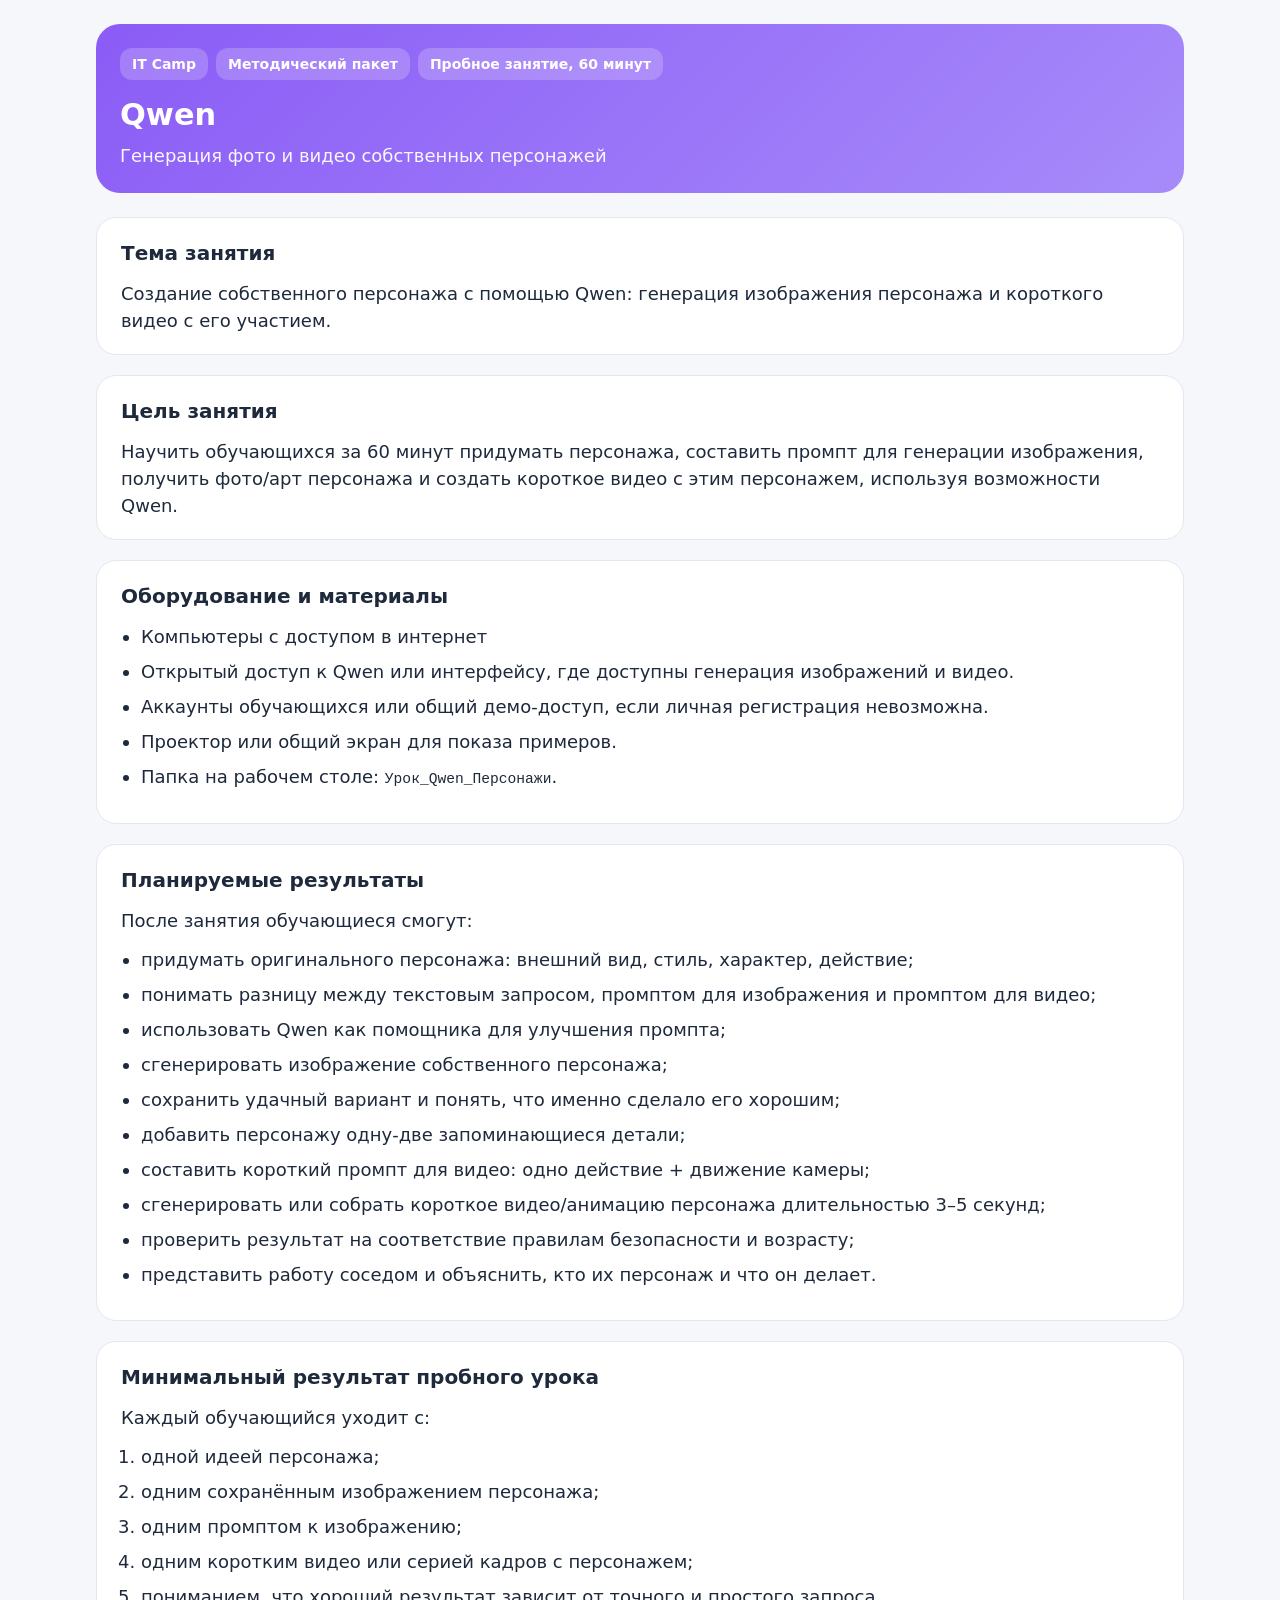
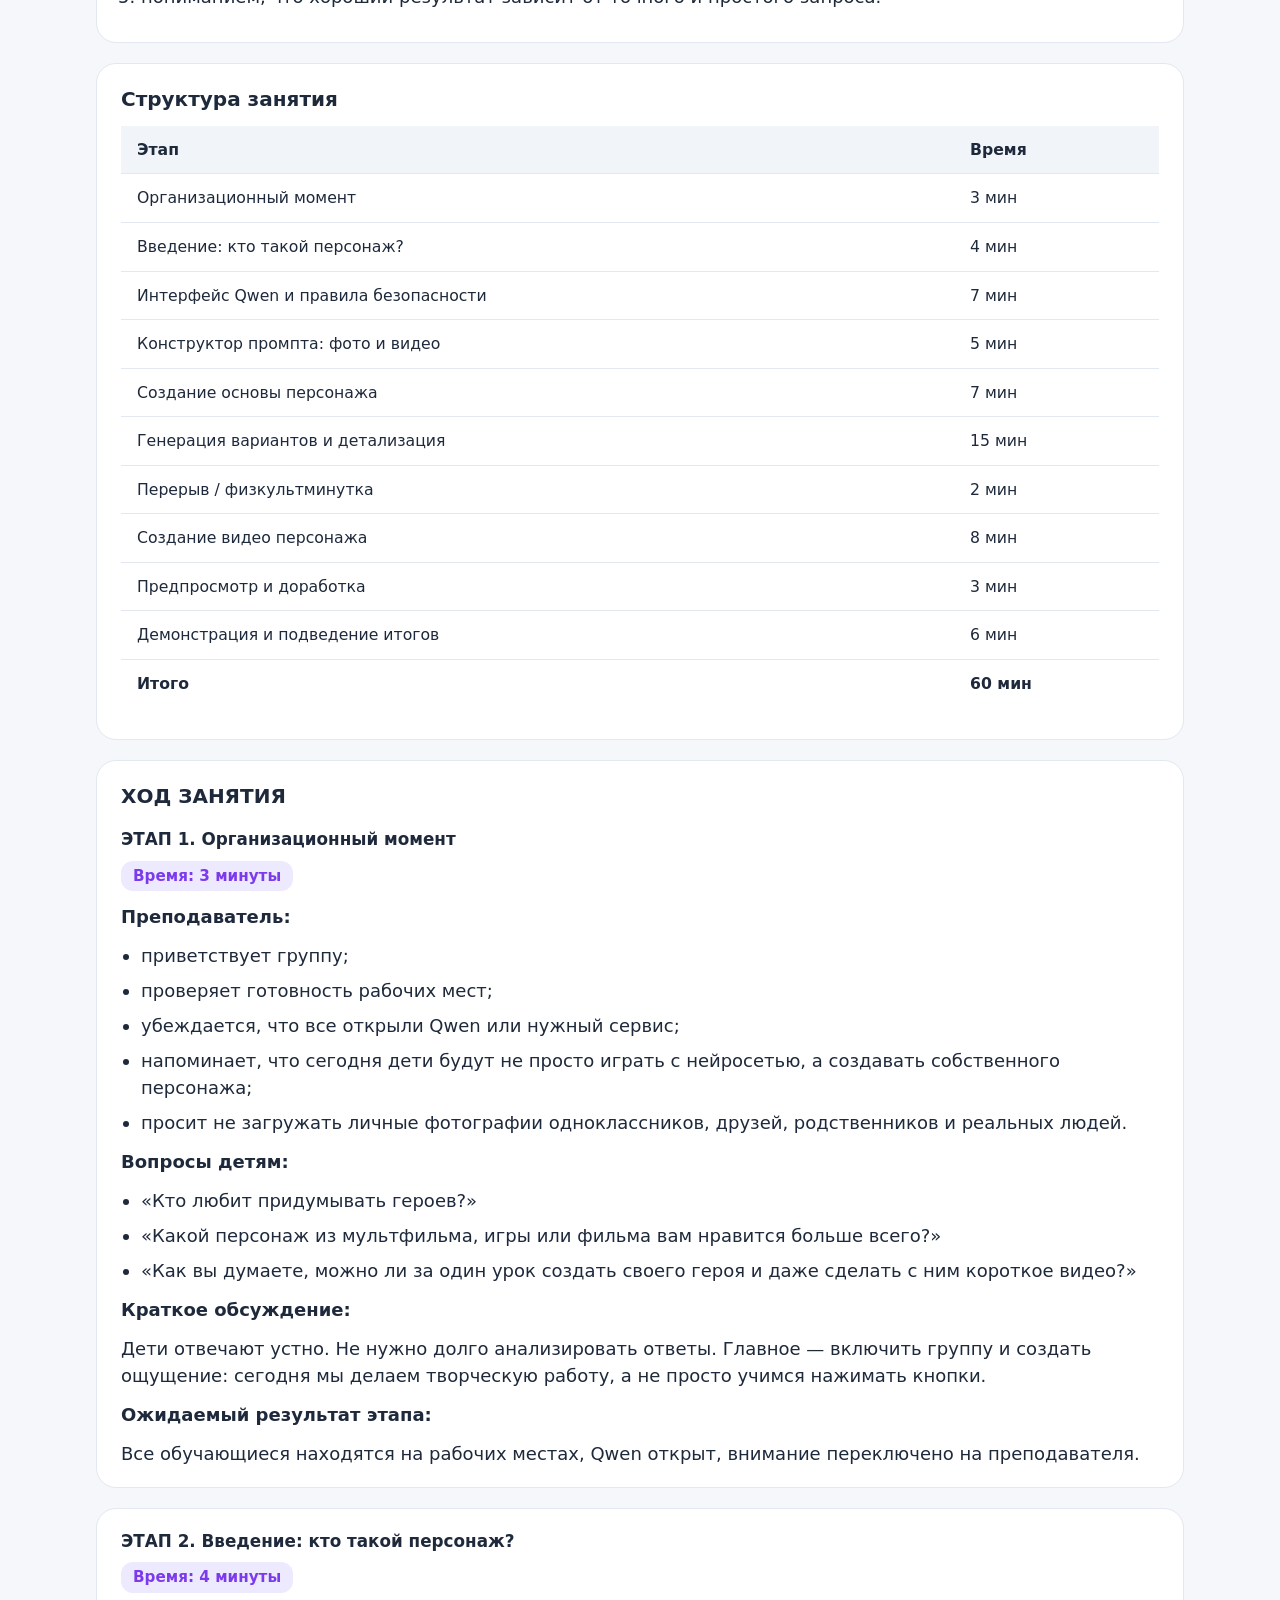
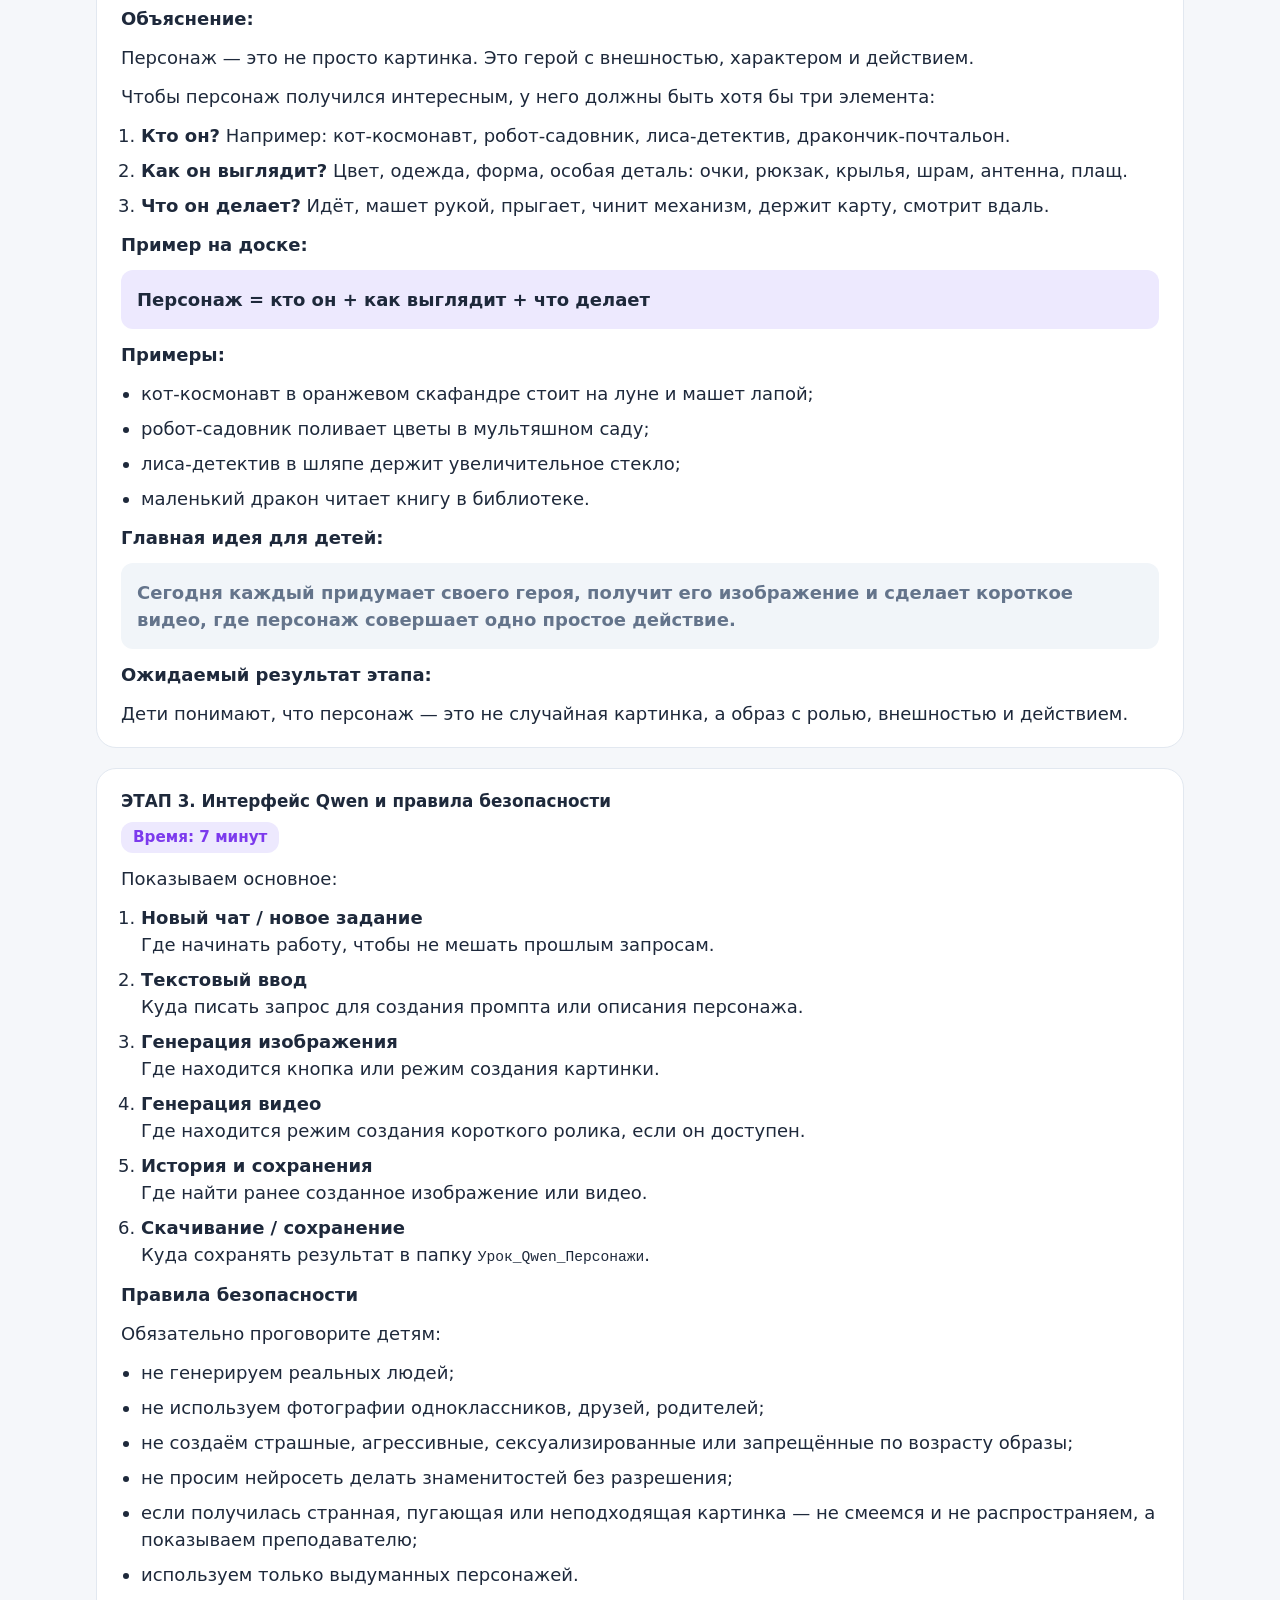
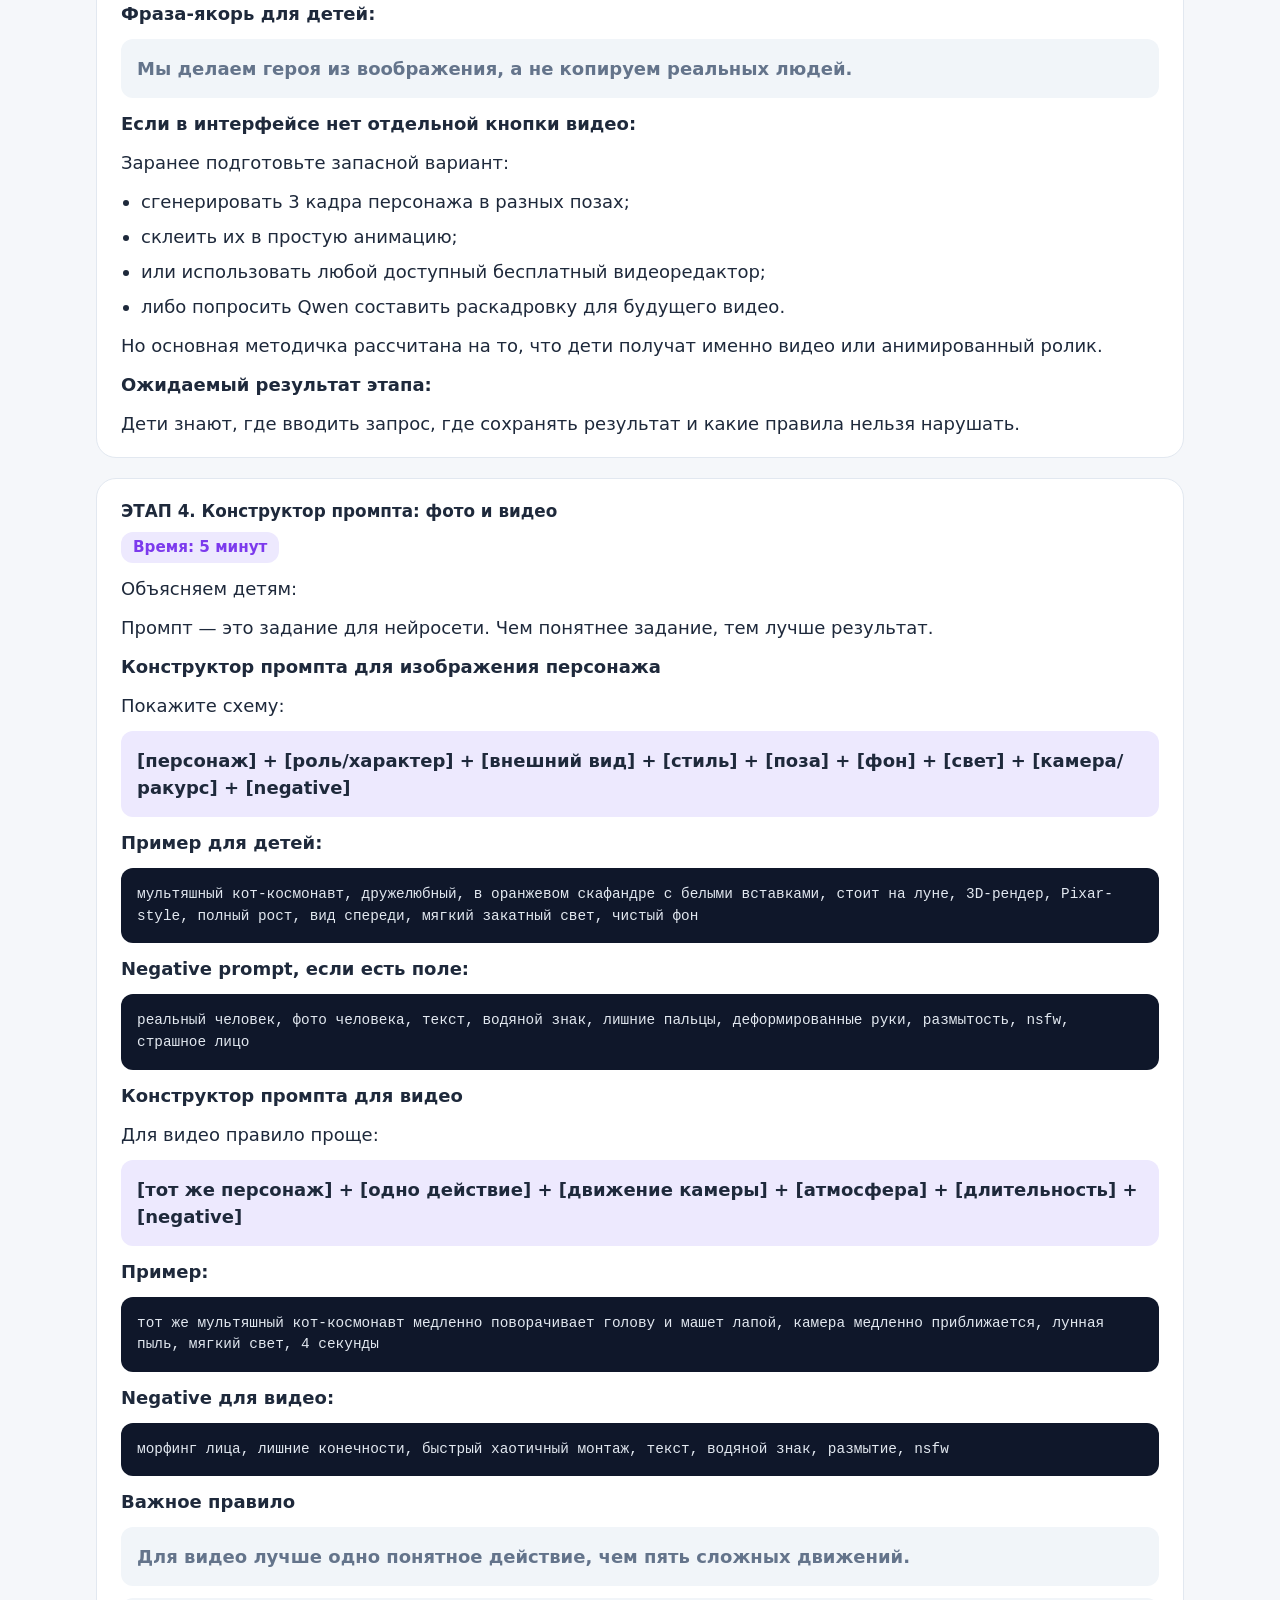
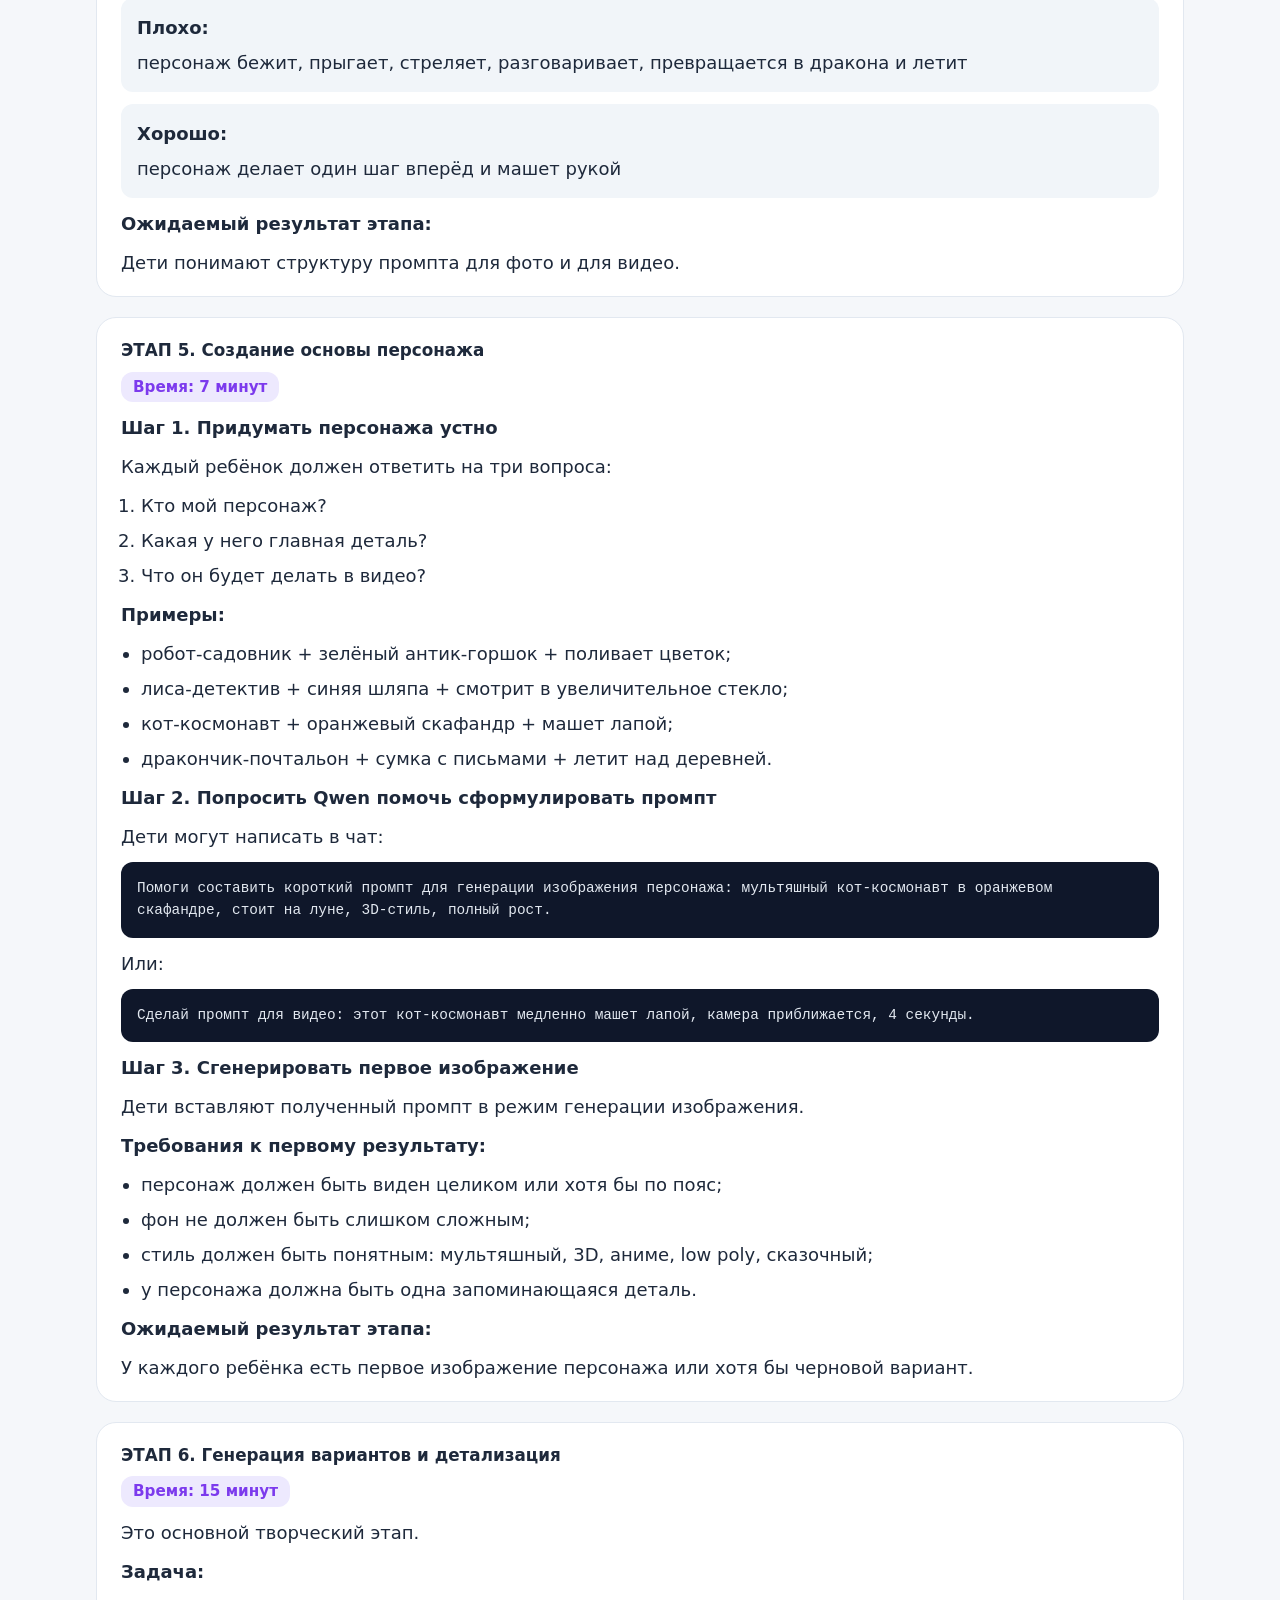
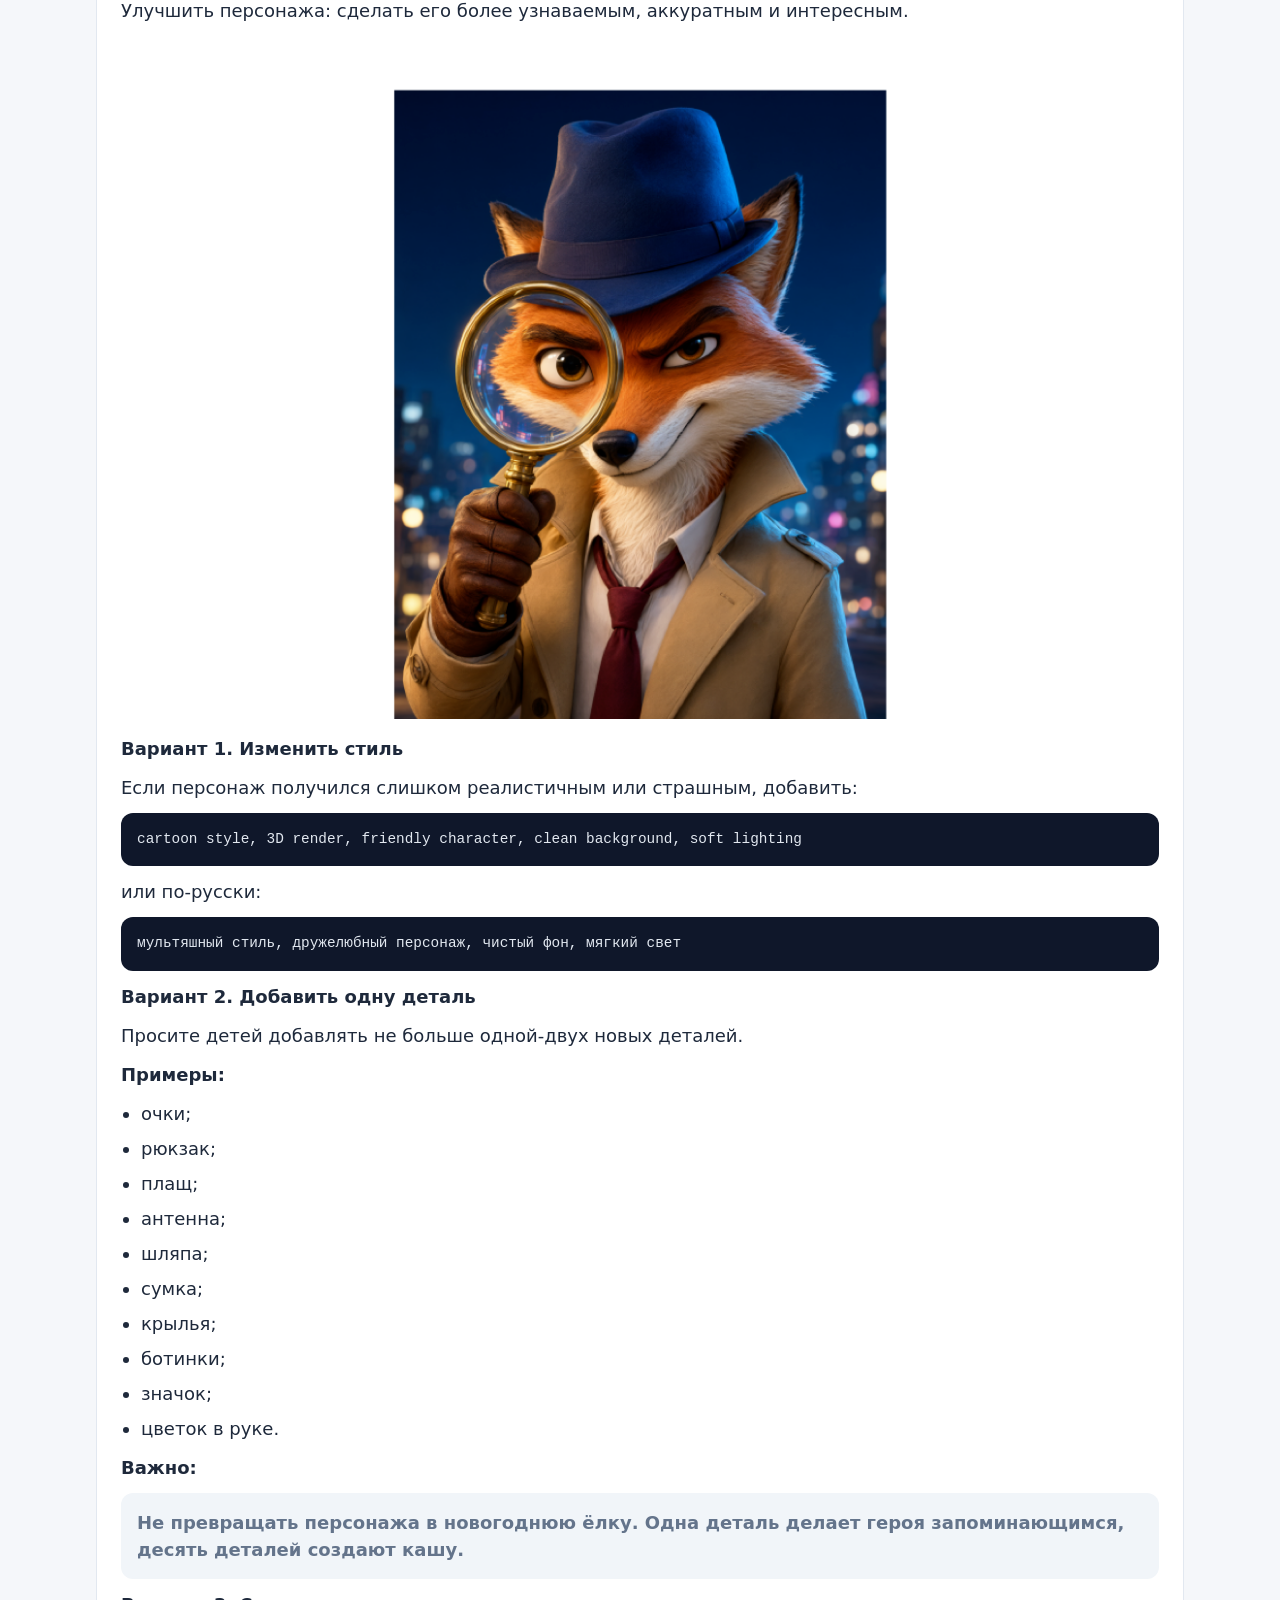
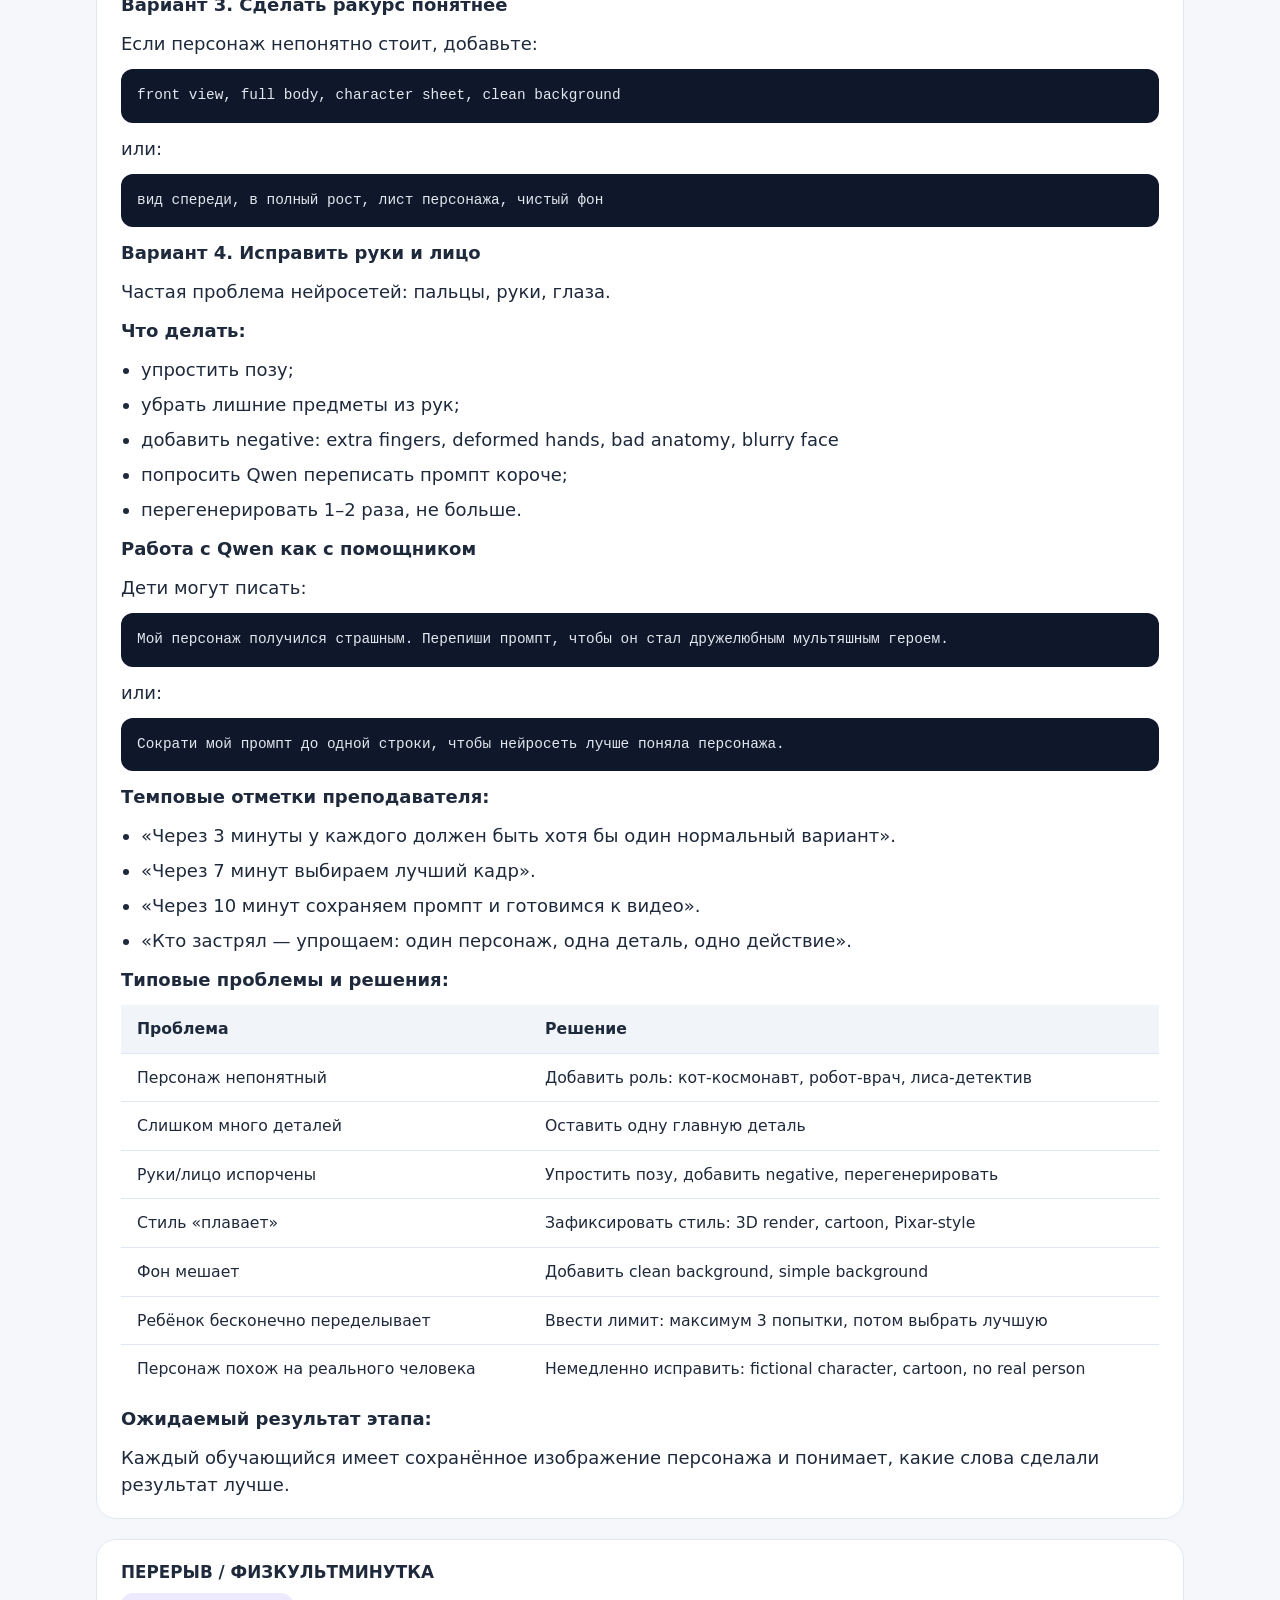
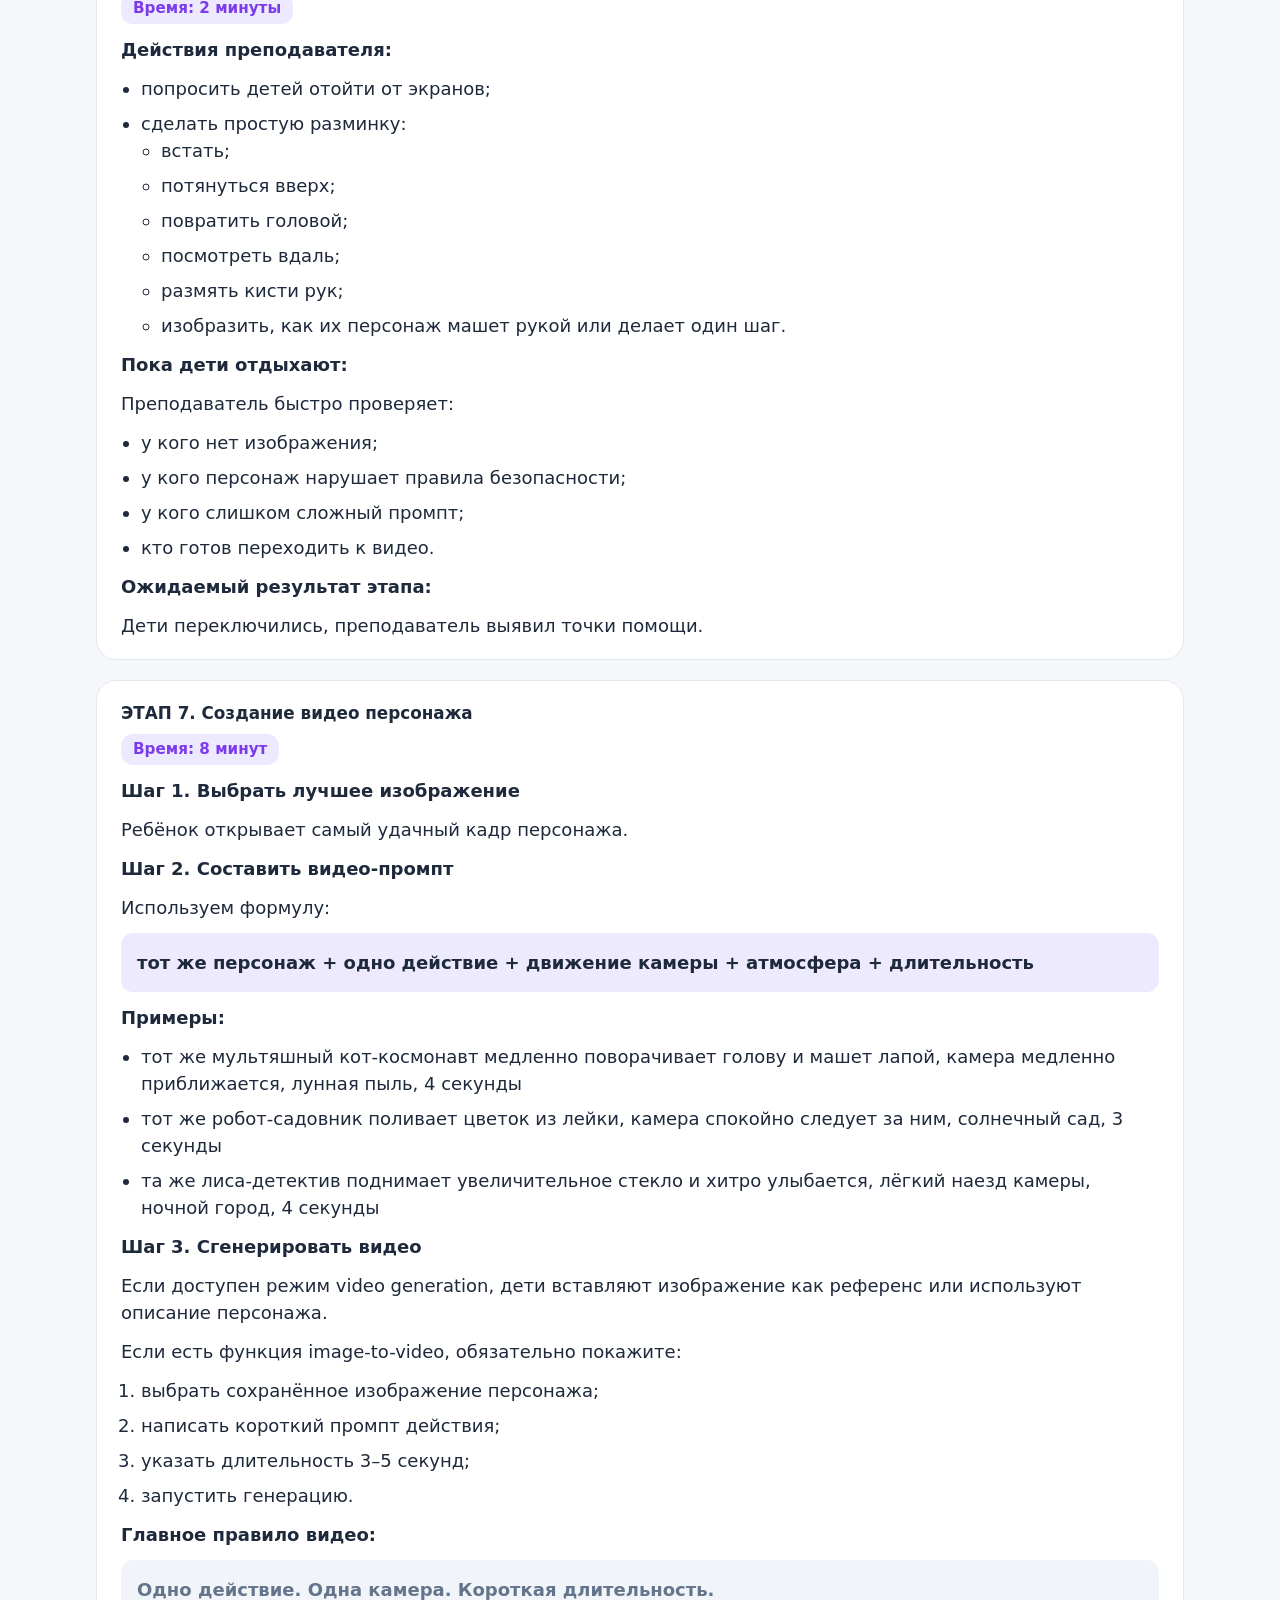
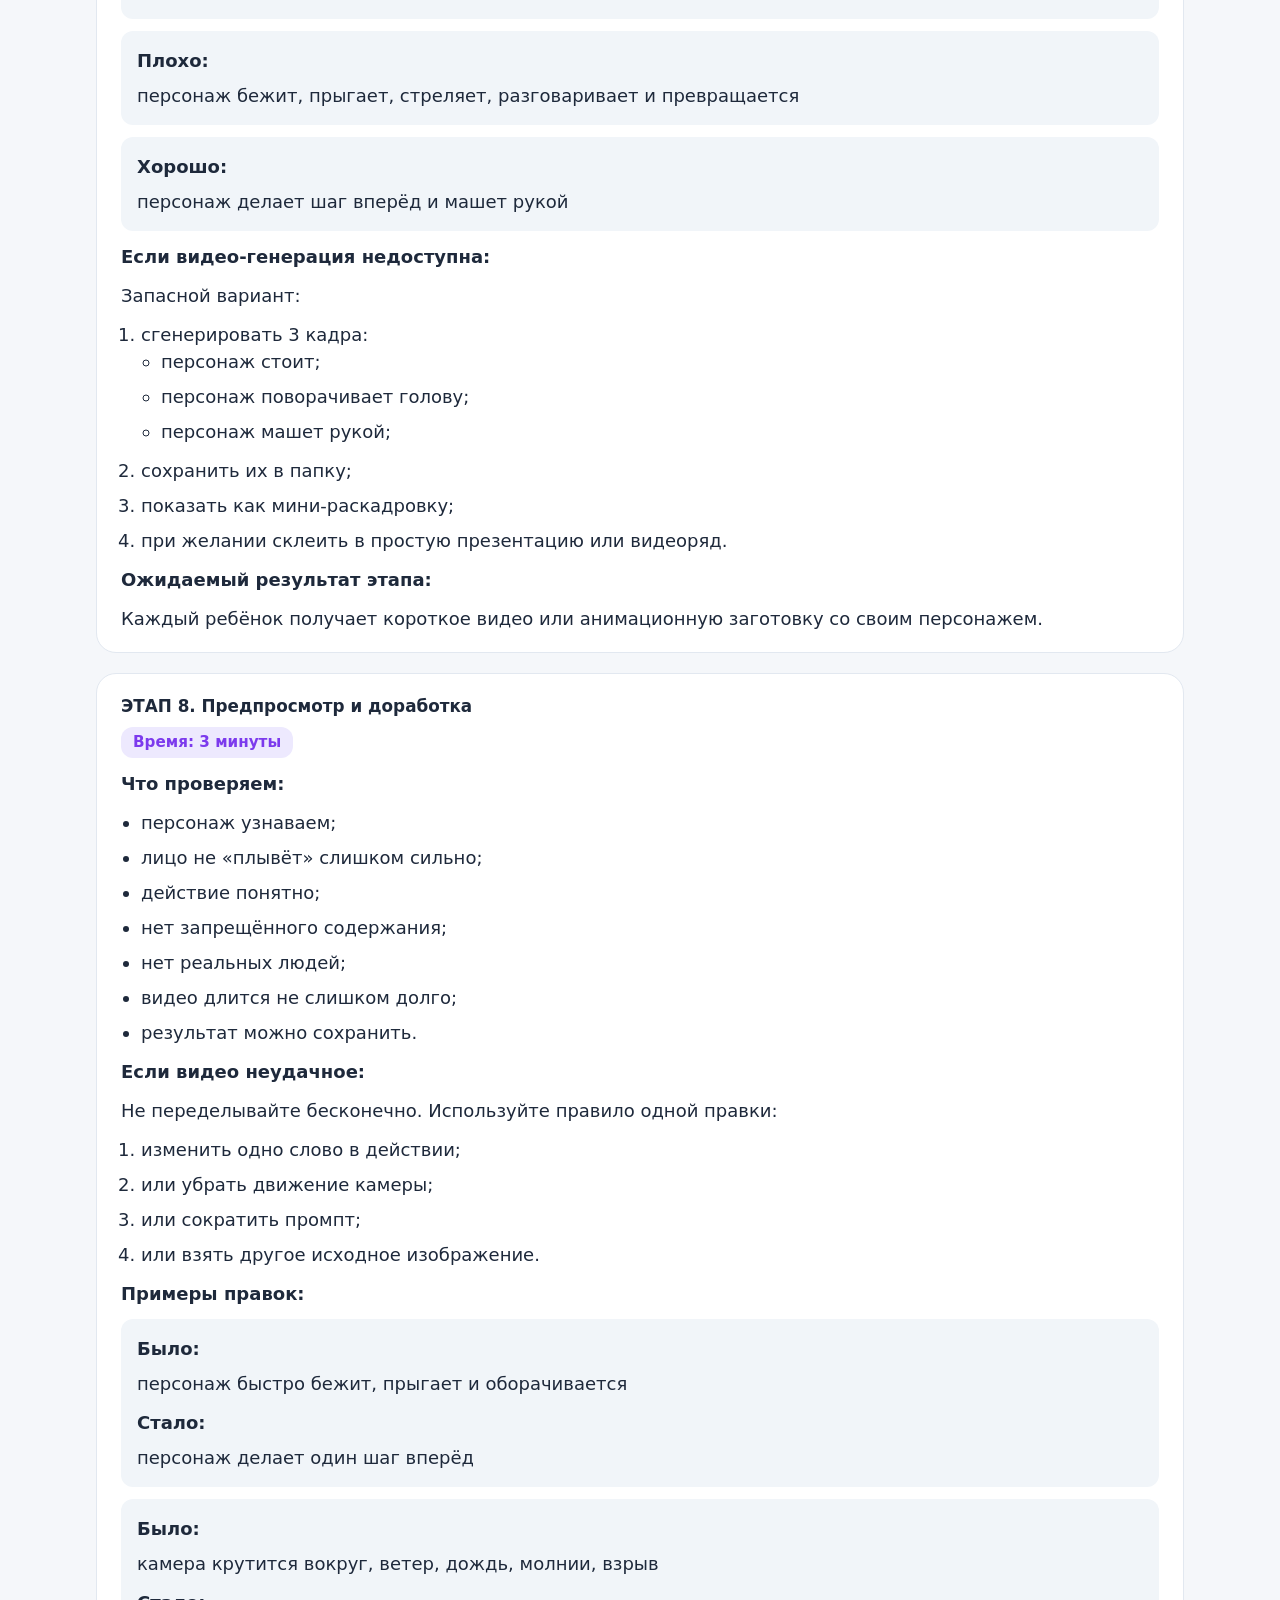
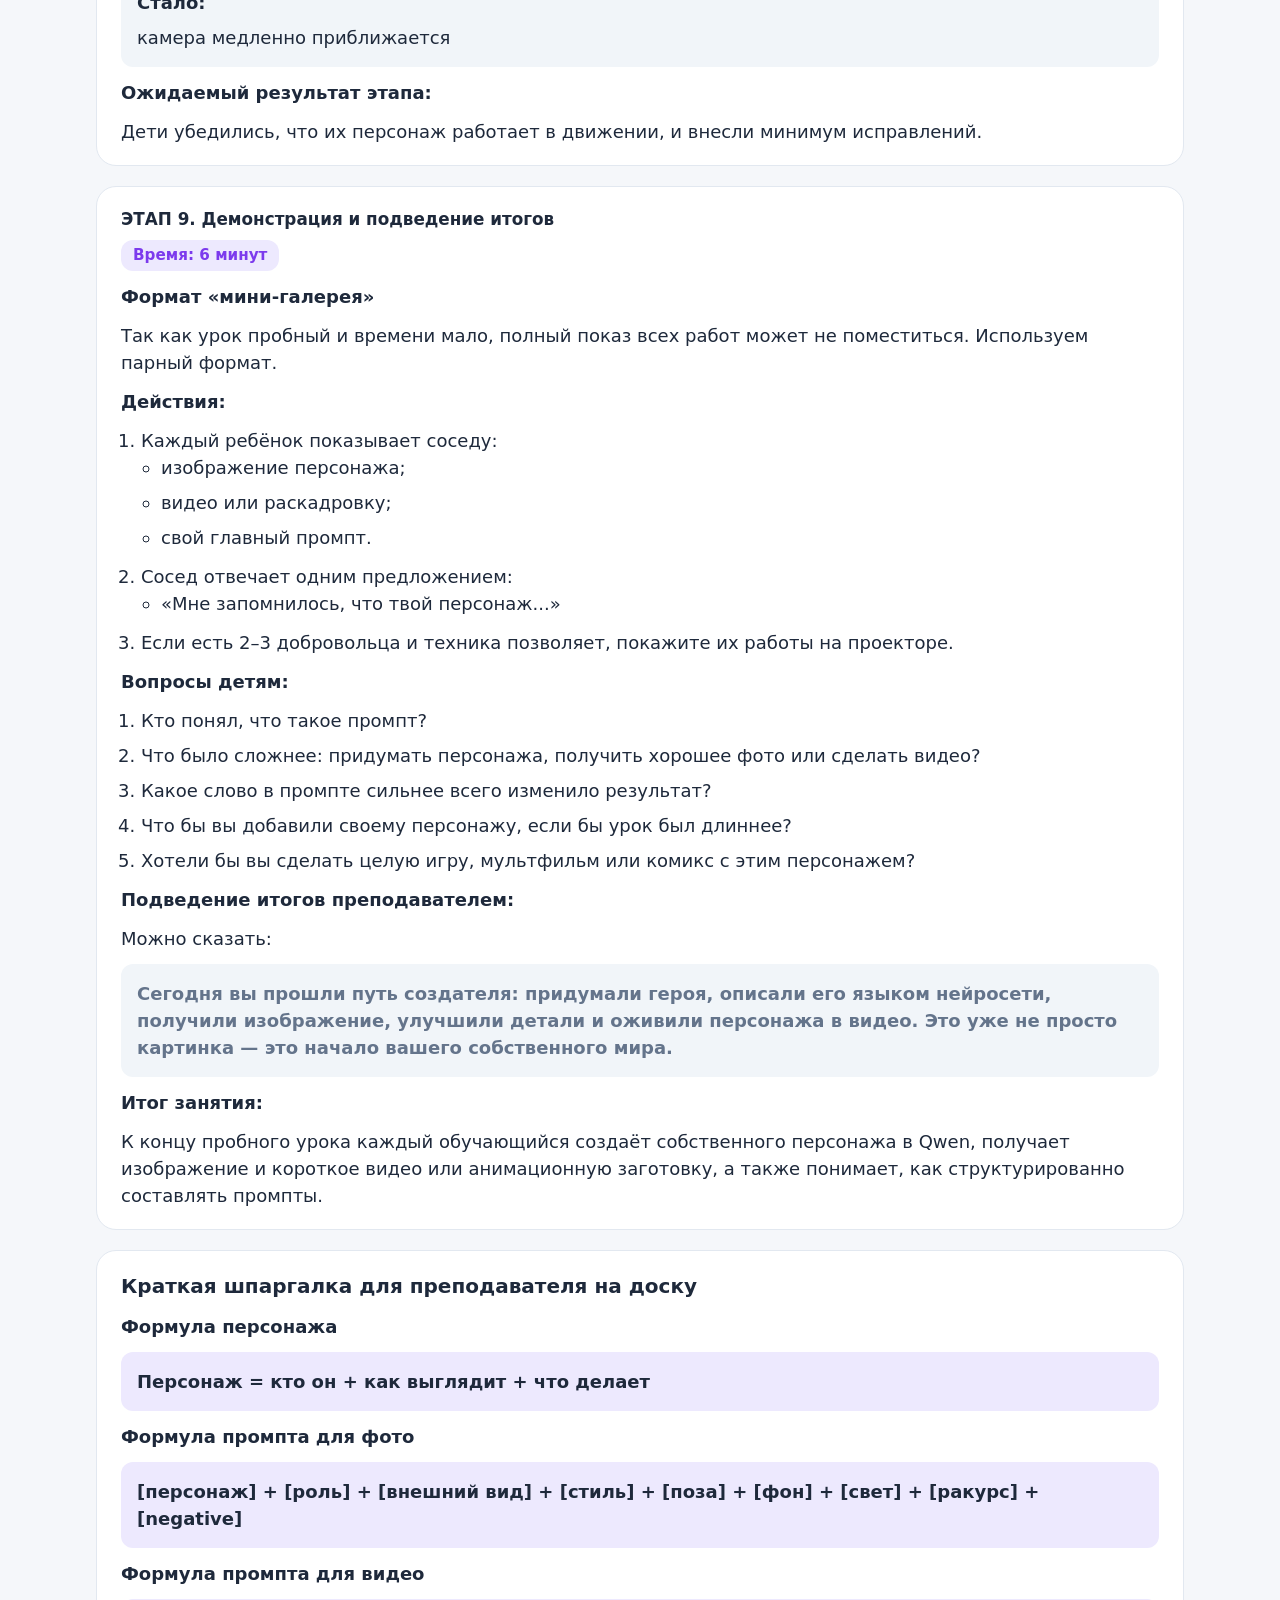
<file: new-method/masterclass/qwen-characters/index.html>
<!DOCTYPE html>
<html lang="ru" class="page-qwen-masterclass">
<head>
  <meta charset="UTF-8" />
  <meta name="viewport" content="width=device-width, initial-scale=1" />
  <title>Мастер-класс · Qwen · Генерация фото и видео собственных персонажей</title>
  
  <link rel="stylesheet" href="../../styles.css">
</head>
<body>
  <div class="wrap">
    <header class="hero">
      <div class="hero__meta">
        <span class="chip">IT Camp</span>
        <span class="chip">Методический пакет</span>
        <span class="chip">Пробное занятие, 60 минут</span>
      </div>
      <h1>Qwen</h1>
      <p>Генерация фото и видео собственных персонажей</p>
    </header>

    <section class="card">
      <h2>Тема занятия</h2>
      <p>Создание собственного персонажа с помощью Qwen: генерация изображения персонажа и короткого видео с его участием.</p>
    </section>

    <section class="card">
      <h2>Цель занятия</h2>
      <p>Научить обучающихся за 60 минут придумать персонажа, составить промпт для генерации изображения, получить фото/арт персонажа и создать короткое видео с этим персонажем, используя возможности Qwen.</p>
    </section>

    <section class="card">
      <h2>Оборудование и материалы</h2>
      <ul>
        <li>Компьютеры с доступом в интернет</li>
        <li>Открытый доступ к Qwen или интерфейсу, где доступны генерация изображений и видео.</li>
        <li>Аккаунты обучающихся или общий демо-доступ, если личная регистрация невозможна.</li>
        <li>Проектор или общий экран для показа примеров.</li>
        <li>Папка на рабочем столе: <code>Урок_Qwen_Персонажи</code>.</li>
      </ul>
    </section>

    <section class="card">
      <h2>Планируемые результаты</h2>
      <p>После занятия обучающиеся смогут:</p>
      <ul>
        <li>придумать оригинального персонажа: внешний вид, стиль, характер, действие;</li>
        <li>понимать разницу между текстовым запросом, промптом для изображения и промптом для видео;</li>
        <li>использовать Qwen как помощника для улучшения промпта;</li>
        <li>сгенерировать изображение собственного персонажа;</li>
        <li>сохранить удачный вариант и понять, что именно сделало его хорошим;</li>
        <li>добавить персонажу одну-две запоминающиеся детали;</li>
        <li>составить короткий промпт для видео: одно действие + движение камеры;</li>
        <li>сгенерировать или собрать короткое видео/анимацию персонажа длительностью 3–5 секунд;</li>
        <li>проверить результат на соответствие правилам безопасности и возрасту;</li>
        <li>представить работу соседом и объяснить, кто их персонаж и что он делает.</li>
      </ul>
    </section>

    <section class="card">
      <h2>Минимальный результат пробного урока</h2>
      <p>Каждый обучающийся уходит с:</p>
      <ol>
        <li>одной идеей персонажа;</li>
        <li>одним сохранённым изображением персонажа;</li>
        <li>одним промптом к изображению;</li>
        <li>одним коротким видео или серией кадров с персонажем;</li>
        <li>пониманием, что хороший результат зависит от точного и простого запроса.</li>
      </ol>
    </section>

    <section class="card">
      <h2>Структура занятия</h2>
      <table>
        <thead>
          <tr><th>Этап</th><th>Время</th></tr>
        </thead>
        <tbody>
          <tr><td>Организационный момент</td><td>3 мин</td></tr>
          <tr><td>Введение: кто такой персонаж?</td><td>4 мин</td></tr>
          <tr><td>Интерфейс Qwen и правила безопасности</td><td>7 мин</td></tr>
          <tr><td>Конструктор промпта: фото и видео</td><td>5 мин</td></tr>
          <tr><td>Создание основы персонажа</td><td>7 мин</td></tr>
          <tr><td>Генерация вариантов и детализация</td><td>15 мин</td></tr>
          <tr><td>Перерыв / физкультминутка</td><td>2 мин</td></tr>
          <tr><td>Создание видео персонажа</td><td>8 мин</td></tr>
          <tr><td>Предпросмотр и доработка</td><td>3 мин</td></tr>
          <tr><td>Демонстрация и подведение итогов</td><td>6 мин</td></tr>
          <tr><td><strong>Итого</strong></td><td><strong>60 мин</strong></td></tr>
        </tbody>
      </table>
    </section>

    <section class="card">
      <h2>ХОД ЗАНЯТИЯ</h2>
      <h3>ЭТАП 1. Организационный момент</h3>
      <span class="time">Время: 3 минуты</span>
      <p><strong>Преподаватель:</strong></p>
      <ul>
        <li>приветствует группу;</li>
        <li>проверяет готовность рабочих мест;</li>
        <li>убеждается, что все открыли Qwen или нужный сервис;</li>
        <li>напоминает, что сегодня дети будут не просто играть с нейросетью, а создавать собственного персонажа;</li>
        <li>просит не загружать личные фотографии одноклассников, друзей, родственников и реальных людей.</li>
      </ul>
      <p><strong>Вопросы детям:</strong></p>
      <ul>
        <li>«Кто любит придумывать героев?»</li>
        <li>«Какой персонаж из мультфильма, игры или фильма вам нравится больше всего?»</li>
        <li>«Как вы думаете, можно ли за один урок создать своего героя и даже сделать с ним короткое видео?»</li>
      </ul>
      <p><strong>Краткое обсуждение:</strong></p>
      <p>Дети отвечают устно. Не нужно долго анализировать ответы. Главное — включить группу и создать ощущение: сегодня мы делаем творческую работу, а не просто учимся нажимать кнопки.</p>
      <p><strong>Ожидаемый результат этапа:</strong></p>
      <p>Все обучающиеся находятся на рабочих местах, Qwen открыт, внимание переключено на преподавателя.</p>
    </section>

    <section class="card">
      <h3>ЭТАП 2. Введение: кто такой персонаж?</h3>
      <span class="time">Время: 4 минуты</span>
      <p><strong>Объяснение:</strong></p>
      <p>Персонаж — это не просто картинка. Это герой с внешностью, характером и действием.</p>
      <p>Чтобы персонаж получился интересным, у него должны быть хотя бы три элемента:</p>
      <ol>
        <li><strong>Кто он?</strong> Например: кот-космонавт, робот-садовник, лиса-детектив, дракончик-почтальон.</li>
        <li><strong>Как он выглядит?</strong> Цвет, одежда, форма, особая деталь: очки, рюкзак, крылья, шрам, антенна, плащ.</li>
        <li><strong>Что он делает?</strong> Идёт, машет рукой, прыгает, чинит механизм, держит карту, смотрит вдаль.</li>
      </ol>
      <p><strong>Пример на доске:</strong></p>
      <div class="formula">Персонаж = кто он + как выглядит + что делает</div>
      <p><strong>Примеры:</strong></p>
      <ul>
        <li>кот-космонавт в оранжевом скафандре стоит на луне и машет лапой;</li>
        <li>робот-садовник поливает цветы в мультяшном саду;</li>
        <li>лиса-детектив в шляпе держит увеличительное стекло;</li>
        <li>маленький дракон читает книгу в библиотеке.</li>
      </ul>
      <p><strong>Главная идея для детей:</strong></p>
      <div class="quote">Сегодня каждый придумает своего героя, получит его изображение и сделает короткое видео, где персонаж совершает одно простое действие.</div>
      <p><strong>Ожидаемый результат этапа:</strong></p>
      <p>Дети понимают, что персонаж — это не случайная картинка, а образ с ролью, внешностью и действием.</p>
    </section>

    <section class="card">
      <h3>ЭТАП 3. Интерфейс Qwen и правила безопасности</h3>
      <span class="time">Время: 7 минут</span>
      <p>Показываем основное:</p>
      <ol>
        <li><strong>Новый чат / новое задание</strong><br />Где начинать работу, чтобы не мешать прошлым запросам.</li>
        <li><strong>Текстовый ввод</strong><br />Куда писать запрос для создания промпта или описания персонажа.</li>
        <li><strong>Генерация изображения</strong><br />Где находится кнопка или режим создания картинки.</li>
        <li><strong>Генерация видео</strong><br />Где находится режим создания короткого ролика, если он доступен.</li>
        <li><strong>История и сохранения</strong><br />Где найти ранее созданное изображение или видео.</li>
        <li><strong>Скачивание / сохранение</strong><br />Куда сохранять результат в папку <code>Урок_Qwen_Персонажи</code>.</li>
      </ol>
      <p><strong>Правила безопасности</strong></p>
      <p>Обязательно проговорите детям:</p>
      <ul>
        <li>не генерируем реальных людей;</li>
        <li>не используем фотографии одноклассников, друзей, родителей;</li>
        <li>не создаём страшные, агрессивные, сексуализированные или запрещённые по возрасту образы;</li>
        <li>не просим нейросеть делать знаменитостей без разрешения;</li>
        <li>если получилась странная, пугающая или неподходящая картинка — не смеемся и не распространяем, а показываем преподавателю;</li>
        <li>используем только выдуманных персонажей.</li>
      </ul>
      <p><strong>Фраза-якорь для детей:</strong></p>
      <div class="quote">Мы делаем героя из воображения, а не копируем реальных людей.</div>
      <p><strong>Если в интерфейсе нет отдельной кнопки видео:</strong></p>
      <p>Заранее подготовьте запасной вариант:</p>
      <ul>
        <li>сгенерировать 3 кадра персонажа в разных позах;</li>
        <li>склеить их в простую анимацию;</li>
        <li>или использовать любой доступный бесплатный видеоредактор;</li>
        <li>либо попросить Qwen составить раскадровку для будущего видео.</li>
      </ul>
      <p>Но основная методичка рассчитана на то, что дети получат именно видео или анимированный ролик.</p>
      <p><strong>Ожидаемый результат этапа:</strong></p>
      <p>Дети знают, где вводить запрос, где сохранять результат и какие правила нельзя нарушать.</p>
    </section>

    <section class="card">
      <h3>ЭТАП 4. Конструктор промпта: фото и видео</h3>
      <span class="time">Время: 5 минут</span>
      <p>Объясняем детям:</p>
      <p>Промпт — это задание для нейросети. Чем понятнее задание, тем лучше результат.</p>
      <p><strong>Конструктор промпта для изображения персонажа</strong></p>
      <p>Покажите схему:</p>
      <div class="formula">[персонаж] + [роль/характер] + [внешний вид] + [стиль] + [поза] + [фон] + [свет] + [камера/ракурс] + [negative]</div>
      <p><strong>Пример для детей:</strong></p>
      <div class="prompt">мультяшный кот-космонавт, дружелюбный, в оранжевом скафандре с белыми вставками, стоит на луне, 3D-рендер, Pixar-style, полный рост, вид спереди, мягкий закатный свет, чистый фон</div>
      <p><strong>Negative prompt, если есть поле:</strong></p>
      <div class="prompt">реальный человек, фото человека, текст, водяной знак, лишние пальцы, деформированные руки, размытость, nsfw, страшное лицо</div>
      <p><strong>Конструктор промпта для видео</strong></p>
      <p>Для видео правило проще:</p>
      <div class="formula">[тот же персонаж] + [одно действие] + [движение камеры] + [атмосфера] + [длительность] + [negative]</div>
      <p><strong>Пример:</strong></p>
      <div class="prompt">тот же мультяшный кот-космонавт медленно поворачивает голову и машет лапой, камера медленно приближается, лунная пыль, мягкий свет, 4 секунды</div>
      <p><strong>Negative для видео:</strong></p>
      <div class="prompt">морфинг лица, лишние конечности, быстрый хаотичный монтаж, текст, водяной знак, размытие, nsfw</div>
      <p><strong>Важное правило</strong></p>
      <div class="quote">Для видео лучше одно понятное действие, чем пять сложных движений.</div>
      <div class="pair">
        <strong>Плохо:</strong>
        <span>персонаж бежит, прыгает, стреляет, разговаривает, превращается в дракона и летит</span>
      </div>
      <div class="pair">
        <strong>Хорошо:</strong>
        <span>персонаж делает один шаг вперёд и машет рукой</span>
      </div>
      <p><strong>Ожидаемый результат этапа:</strong></p>
      <p>Дети понимают структуру промпта для фото и для видео.</p>
    </section>

    <section class="card">
      <h3>ЭТАП 5. Создание основы персонажа</h3>
      <span class="time">Время: 7 минут</span>
      <p><strong>Шаг 1. Придумать персонажа устно</strong></p>
      <p>Каждый ребёнок должен ответить на три вопроса:</p>
      <ol>
        <li>Кто мой персонаж?</li>
        <li>Какая у него главная деталь?</li>
        <li>Что он будет делать в видео?</li>
      </ol>
      <p><strong>Примеры:</strong></p>
      <ul>
        <li>робот-садовник + зелёный антик-горшок + поливает цветок;</li>
        <li>лиса-детектив + синяя шляпа + смотрит в увеличительное стекло;</li>
        <li>кот-космонавт + оранжевый скафандр + машет лапой;</li>
        <li>дракончик-почтальон + сумка с письмами + летит над деревней.</li>
      </ul>
      <p><strong>Шаг 2. Попросить Qwen помочь сформулировать промпт</strong></p>
      <p>Дети могут написать в чат:</p>
      <div class="prompt">Помоги составить короткий промпт для генерации изображения персонажа: мультяшный кот-космонавт в оранжевом скафандре, стоит на луне, 3D-стиль, полный рост.</div>
      <p>Или:</p>
      <div class="prompt">Сделай промпт для видео: этот кот-космонавт медленно машет лапой, камера приближается, 4 секунды.</div>
      <p><strong>Шаг 3. Сгенерировать первое изображение</strong></p>
      <p>Дети вставляют полученный промпт в режим генерации изображения.</p>
      <p><strong>Требования к первому результату:</strong></p>
      <ul>
        <li>персонаж должен быть виден целиком или хотя бы по пояс;</li>
        <li>фон не должен быть слишком сложным;</li>
        <li>стиль должен быть понятным: мультяшный, 3D, аниме, low poly, сказочный;</li>
        <li>у персонажа должна быть одна запоминающаяся деталь.</li>
      </ul>
      <p><strong>Ожидаемый результат этапа:</strong></p>
      <p>У каждого ребёнка есть первое изображение персонажа или хотя бы черновой вариант.</p>
    </section>

    <section class="card">
      <h3>ЭТАП 6. Генерация вариантов и детализация</h3>
      <span class="time">Время: 15 минут</span>
      <p>Это основной творческий этап.</p>
      <p><strong>Задача:</strong></p>
      <p>Улучшить персонажа: сделать его более узнаваемым, аккуратным и интересным.</p>
      <figure class="figure">
        <img src="images/lisa-detektiv.png" alt="Пример персонажа: лиса-детектив" width="1071" height="700" />
      </figure>
      <p><strong>Вариант 1. Изменить стиль</strong></p>
      <p>Если персонаж получился слишком реалистичным или страшным, добавить:</p>
      <div class="prompt">cartoon style, 3D render, friendly character, clean background, soft lighting</div>
      <p>или по-русски:</p>
      <div class="prompt">мультяшный стиль, дружелюбный персонаж, чистый фон, мягкий свет</div>
      <p><strong>Вариант 2. Добавить одну деталь</strong></p>
      <p>Просите детей добавлять не больше одной-двух новых деталей.</p>
      <p><strong>Примеры:</strong></p>
      <ul>
        <li>очки;</li>
        <li>рюкзак;</li>
        <li>плащ;</li>
        <li>антенна;</li>
        <li>шляпа;</li>
        <li>сумка;</li>
        <li>крылья;</li>
        <li>ботинки;</li>
        <li>значок;</li>
        <li>цветок в руке.</li>
      </ul>
      <p><strong>Важно:</strong></p>
      <div class="quote">Не превращать персонажа в новогоднюю ёлку. Одна деталь делает героя запоминающимся, десять деталей создают кашу.</div>
      <p><strong>Вариант 3. Сделать ракурс понятнее</strong></p>
      <p>Если персонаж непонятно стоит, добавьте:</p>
      <div class="prompt">front view, full body, character sheet, clean background</div>
      <p>или:</p>
      <div class="prompt">вид спереди, в полный рост, лист персонажа, чистый фон</div>
      <p><strong>Вариант 4. Исправить руки и лицо</strong></p>
      <p>Частая проблема нейросетей: пальцы, руки, глаза.</p>
      <p><strong>Что делать:</strong></p>
      <ul>
        <li>упростить позу;</li>
        <li>убрать лишние предметы из рук;</li>
        <li>добавить negative: extra fingers, deformed hands, bad anatomy, blurry face</li>
        <li>попросить Qwen переписать промпт короче;</li>
        <li>перегенерировать 1–2 раза, не больше.</li>
      </ul>
      <p><strong>Работа с Qwen как с помощником</strong></p>
      <p>Дети могут писать:</p>
      <div class="prompt">Мой персонаж получился страшным. Перепиши промпт, чтобы он стал дружелюбным мультяшным героем.</div>
      <p>или:</p>
      <div class="prompt">Сократи мой промпт до одной строки, чтобы нейросеть лучше поняла персонажа.</div>
      <p><strong>Темповые отметки преподавателя:</strong></p>
      <ul>
        <li>«Через 3 минуты у каждого должен быть хотя бы один нормальный вариант».</li>
        <li>«Через 7 минут выбираем лучший кадр».</li>
        <li>«Через 10 минут сохраняем промпт и готовимся к видео».</li>
        <li>«Кто застрял — упрощаем: один персонаж, одна деталь, одно действие».</li>
      </ul>
      <p><strong>Типовые проблемы и решения:</strong></p>
      <table>
        <thead>
          <tr><th>Проблема</th><th>Решение</th></tr>
        </thead>
        <tbody>
          <tr><td>Персонаж непонятный</td><td>Добавить роль: кот-космонавт, робот-врач, лиса-детектив</td></tr>
          <tr><td>Слишком много деталей</td><td>Оставить одну главную деталь</td></tr>
          <tr><td>Руки/лицо испорчены</td><td>Упростить позу, добавить negative, перегенерировать</td></tr>
          <tr><td>Стиль «плавает»</td><td>Зафиксировать стиль: 3D render, cartoon, Pixar-style</td></tr>
          <tr><td>Фон мешает</td><td>Добавить clean background, simple background</td></tr>
          <tr><td>Ребёнок бесконечно переделывает</td><td>Ввести лимит: максимум 3 попытки, потом выбрать лучшую</td></tr>
          <tr><td>Персонаж похож на реального человека</td><td>Немедленно исправить: fictional character, cartoon, no real person</td></tr>
        </tbody>
      </table>
      <p><strong>Ожидаемый результат этапа:</strong></p>
      <p>Каждый обучающийся имеет сохранённое изображение персонажа и понимает, какие слова сделали результат лучше.</p>
    </section>

    <section class="card">
      <h3>ПЕРЕРЫВ / ФИЗКУЛЬТМИНУТКА</h3>
      <span class="time">Время: 2 минуты</span>
      <p><strong>Действия преподавателя:</strong></p>
      <ul>
        <li>попросить детей отойти от экранов;</li>
        <li>сделать простую разминку:
          <ul>
            <li>встать;</li>
            <li>потянуться вверх;</li>
            <li>повратить головой;</li>
            <li>посмотреть вдаль;</li>
            <li>размять кисти рук;</li>
            <li>изобразить, как их персонаж машет рукой или делает один шаг.</li>
          </ul>
        </li>
      </ul>
      <p><strong>Пока дети отдыхают:</strong></p>
      <p>Преподаватель быстро проверяет:</p>
      <ul>
        <li>у кого нет изображения;</li>
        <li>у кого персонаж нарушает правила безопасности;</li>
        <li>у кого слишком сложный промпт;</li>
        <li>кто готов переходить к видео.</li>
      </ul>
      <p><strong>Ожидаемый результат этапа:</strong></p>
      <p>Дети переключились, преподаватель выявил точки помощи.</p>
    </section>

    <section class="card">
      <h3>ЭТАП 7. Создание видео персонажа</h3>
      <span class="time">Время: 8 минут</span>
      <p><strong>Шаг 1. Выбрать лучшее изображение</strong></p>
      <p>Ребёнок открывает самый удачный кадр персонажа.</p>
      <p><strong>Шаг 2. Составить видео-промпт</strong></p>
      <p>Используем формулу:</p>
      <div class="formula">тот же персонаж + одно действие + движение камеры + атмосфера + длительность</div>
      <p><strong>Примеры:</strong></p>
      <ul>
        <li>тот же мультяшный кот-космонавт медленно поворачивает голову и машет лапой, камера медленно приближается, лунная пыль, 4 секунды</li>
        <li>тот же робот-садовник поливает цветок из лейки, камера спокойно следует за ним, солнечный сад, 3 секунды</li>
        <li>та же лиса-детектив поднимает увеличительное стекло и хитро улыбается, лёгкий наезд камеры, ночной город, 4 секунды</li>
      </ul>
      <p><strong>Шаг 3. Сгенерировать видео</strong></p>
      <p>Если доступен режим video generation, дети вставляют изображение как референс или используют описание персонажа.</p>
      <p>Если есть функция image-to-video, обязательно покажите:</p>
      <ol>
        <li>выбрать сохранённое изображение персонажа;</li>
        <li>написать короткий промпт действия;</li>
        <li>указать длительность 3–5 секунд;</li>
        <li>запустить генерацию.</li>
      </ol>
      <p><strong>Главное правило видео:</strong></p>
      <div class="quote">Одно действие. Одна камера. Короткая длительность.</div>
      <div class="pair">
        <strong>Плохо:</strong>
        <span>персонаж бежит, прыгает, стреляет, разговаривает и превращается</span>
      </div>
      <div class="pair">
        <strong>Хорошо:</strong>
        <span>персонаж делает шаг вперёд и машет рукой</span>
      </div>
      <p><strong>Если видео-генерация недоступна:</strong></p>
      <p>Запасной вариант:</p>
      <ol>
        <li>сгенерировать 3 кадра:
          <ul>
            <li>персонаж стоит;</li>
            <li>персонаж поворачивает голову;</li>
            <li>персонаж машет рукой;</li>
          </ul>
        </li>
        <li>сохранить их в папку;</li>
        <li>показать как мини-раскадровку;</li>
        <li>при желании склеить в простую презентацию или видеоряд.</li>
      </ol>
      <p><strong>Ожидаемый результат этапа:</strong></p>
      <p>Каждый ребёнок получает короткое видео или анимационную заготовку со своим персонажем.</p>
    </section>

    <section class="card">
      <h3>ЭТАП 8. Предпросмотр и доработка</h3>
      <span class="time">Время: 3 минуты</span>
      <p><strong>Что проверяем:</strong></p>
      <ul>
        <li>персонаж узнаваем;</li>
        <li>лицо не «плывёт» слишком сильно;</li>
        <li>действие понятно;</li>
        <li>нет запрещённого содержания;</li>
        <li>нет реальных людей;</li>
        <li>видео длится не слишком долго;</li>
        <li>результат можно сохранить.</li>
      </ul>
      <p><strong>Если видео неудачное:</strong></p>
      <p>Не переделывайте бесконечно. Используйте правило одной правки:</p>
      <ol>
        <li>изменить одно слово в действии;</li>
        <li>или убрать движение камеры;</li>
        <li>или сократить промпт;</li>
        <li>или взять другое исходное изображение.</li>
      </ol>
      <p><strong>Примеры правок:</strong></p>
      <div class="pair">
        <strong>Было:</strong>
        <span>персонаж быстро бежит, прыгает и оборачивается</span>
        <strong style="margin-top: 12px;">Стало:</strong>
        <span>персонаж делает один шаг вперёд</span>
      </div>
      <div class="pair">
        <strong>Было:</strong>
        <span>камера крутится вокруг, ветер, дождь, молнии, взрыв</span>
        <strong style="margin-top: 12px;">Стало:</strong>
        <span>камера медленно приближается</span>
      </div>
      <p><strong>Ожидаемый результат этапа:</strong></p>
      <p>Дети убедились, что их персонаж работает в движении, и внесли минимум исправлений.</p>
    </section>

    <section class="card">
      <h3>ЭТАП 9. Демонстрация и подведение итогов</h3>
      <span class="time">Время: 6 минут</span>
      <p><strong>Формат «мини-галерея»</strong></p>
      <p>Так как урок пробный и времени мало, полный показ всех работ может не поместиться. Используем парный формат.</p>
      <p><strong>Действия:</strong></p>
      <ol>
        <li>Каждый ребёнок показывает соседу:
          <ul>
            <li>изображение персонажа;</li>
            <li>видео или раскадровку;</li>
            <li>свой главный промпт.</li>
          </ul>
        </li>
        <li>Сосед отвечает одним предложением:
          <ul>
            <li>«Мне запомнилось, что твой персонаж...»</li>
          </ul>
        </li>
        <li>Если есть 2–3 добровольца и техника позволяет, покажите их работы на проекторе.</li>
      </ol>
      <p><strong>Вопросы детям:</strong></p>
      <ol>
        <li>Кто понял, что такое промпт?</li>
        <li>Что было сложнее: придумать персонажа, получить хорошее фото или сделать видео?</li>
        <li>Какое слово в промпте сильнее всего изменило результат?</li>
        <li>Что бы вы добавили своему персонажу, если бы урок был длиннее?</li>
        <li>Хотели бы вы сделать целую игру, мультфильм или комикс с этим персонажем?</li>
      </ol>
      <p><strong>Подведение итогов преподавателем:</strong></p>
      <p>Можно сказать:</p>
      <div class="quote">Сегодня вы прошли путь создателя: придумали героя, описали его языком нейросети, получили изображение, улучшили детали и оживили персонажа в видео. Это уже не просто картинка — это начало вашего собственного мира.</div>
      <p><strong>Итог занятия:</strong></p>
      <p>К концу пробного урока каждый обучающийся создаёт собственного персонажа в Qwen, получает изображение и короткое видео или анимационную заготовку, а также понимает, как структурированно составлять промпты.</p>
    </section>

    <section class="card">
      <h2>Краткая шпаргалка для преподавателя на доску</h2>
      <p><strong>Формула персонажа</strong></p>
      <div class="formula">Персонаж = кто он + как выглядит + что делает</div>
      <p><strong>Формула промпта для фото</strong></p>
      <div class="formula">[персонаж] + [роль] + [внешний вид] + [стиль] + [поза] + [фон] + [свет] + [ракурс] + [negative]</div>
      <p><strong>Формула промпта для видео</strong></p>
      <div class="formula">[тот же персонаж] + [одно действие] + [движение камеры] + [атмосфера] + [длительность] + [negative]</div>
      <p><strong>Хорошие слова для детского стиля</strong></p>
      <ul>
        <li>cartoon style</li>
        <li>3D render</li>
        <li>friendly character</li>
        <li>clean background</li>
        <li>soft lighting</li>
        <li>full body</li>
        <li>front view</li>
        <li>Pixar-style</li>
        <li>low poly</li>
        <li>storybook illustration</li>
      </ul>
      <p><strong>Negative prompt</strong></p>
      <div class="prompt">real person, photo of human, text, watermark, extra fingers, deformed hands, blurry face, nsfw, scary, violent</div>
      <p><strong>Минимум для успеха</strong></p>
      <ul>
        <li>один выдуманный персонаж;</li>
        <li>одно сохранённое изображение;</li>
        <li>один короткий промпт;</li>
        <li>одно видео или три кадра-раскадровки;</li>
        <li>соблюдение правил безопасности.</li>
      </ul>
    </section>

    <section class="card">
      <h2>Примеры готовых промптов для детей</h2>
      <h3>1. Кот-космонавт</h3>
      <p><strong>Фото:</strong></p>
      <div class="prompt">мультяшный кот-космонавт, дружелюбный, в оранжевом скафандре с белыми вставками, стоит на луне, 3D render, Pixar style, full body, front view, soft sunset lighting, clean background</div>
      <p><strong>Видео:</strong></p>
      <div class="prompt">the same cartoon cat astronaut slowly turns head and waves paw, camera slow push-in, moon dust, friendly mood, 4 seconds</div>
      <h3>2. Робот-садовник</h3>
      <p><strong>Фото:</strong></p>
      <div class="prompt">cute small robot gardener, green antenna, watering can, flower garden, cartoon 3D render, bright daylight, full body, simple background</div>
      <p><strong>Видео:</strong></p>
      <div class="prompt">the same cute robot gardener waters a flower with a watering can, camera gently follows, sunny garden, 3 seconds</div>
      <h3>3. Лиса-детектив</h3>
      <p><strong>Фото:</strong></p>
      <div class="prompt">clever fox detective, blue hat, magnifying glass, night city, cartoon style, 3D render, front view, dramatic soft light, clean background</div>
      <p><strong>Видео:</strong></p>
      <div class="prompt">the same fox detective raises magnifying glass and smiles slightly, slow camera zoom, mysterious night city, 4 seconds</div>
      <h3>4. Дракончик-почтальон</h3>
      <p><strong>Фото:</strong></p>
      <div class="prompt">small friendly dragon postman, red mail bag, flying over village, cartoon 3D render, bright morning light, full body, simple sky background</div>
      <p><strong>Видео:</strong></p>
      <div class="prompt">the same small dragon postman flies forward and drops a letter into a mailbox, gentle camera tracking, cheerful morning, 4 seconds</div>
    </section>

    <section class="card">
      <h2>Чек-лист самопроверки ученика</h2>
      <p>Перед сдачей работы ребёнок проверяет:</p>
      <ul class="check">
        <li>Мой персонаж выдуманный, не реальный человек.</li>
        <li>У персонажа есть понятная роль.</li>
        <li>Есть одна запоминающаяся деталь.</li>
        <li>Я сохранил лучшее изображение.</li>
        <li>Я сохранил промпт.</li>
        <li>В видео персонаж делает одно простое действие.</li>
        <li>Результат не страшный и не запрещённый.</li>
        <li>Я могу объяснить, кто мой персонаж и что он делает.</li>
      </ul>
    </section>

    <section class="card">
      <h2>Дифференциация: как работать с разными детьми</h2>
      <h3>Если ребёнок справляется быстро</h3>
      <p>Предложите:</p>
      <ul>
        <li>сделать второй ракурс: вид сбоку;</li>
        <li>добавить эмоцию: удивление, радость, хитрая улыбка;</li>
        <li>сделать «лист персонажа»: 3 позы;</li>
        <li>усложнить видео: добавить лёгкое движение камеры;</li>
        <li>придумать имя и одну короткую историю: «Мой персонаж ищет потерянную звезду».</li>
      </ul>
      <h3>Если ребёнку сложно</h3>
      <p>Помогите так:</p>
      <ul>
        <li>оставьте только один персонаж;</li>
        <li>уберите сложный фон;</li>
        <li>используйте готовый шаблон промпта;</li>
        <li>сделайте не видео, а 3 кадра;</li>
        <li>выберите самое простое действие: стоит, машет, поворачивает голову.</li>
      </ul>
      <h3>Если группа очень сильная</h3>
      <p>Можно добавить мини-вызов:</p>
      <div class="quote">Сделайте так, чтобы сосед угадал характер персонажа только по видео: добрый, хитрый, храбрый, смешной или загадочный.</div>
    </section>

    <section class="card">
      <h2>Возможные ошибки преподавателя и как их избежать</h2>
      <table>
        <thead>
          <tr><th>Ошибка</th><th>Как исправить</th></tr>
        </thead>
        <tbody>
          <tr><td>Дать детям слишком свободную тему</td><td>Сразу дать конструктор и примеры</td></tr>
          <tr><td>Разрешить генерировать реальных людей</td><td>Жёстко запретить и объяснить причину (буллинг)</td></tr>
          <tr><td>Позволить бесконечно перегенерировать</td><td>Ввести лимит: 3 попытки на фото, 1–2 на видео</td></tr>
          <tr><td>Не показать сохранение результата</td><td>В начале урока показать папку и кнопку скачать</td></tr>
          <tr><td>Делать видео слишком сложным</td><td>Требовать одно действие и короткую длительность</td></tr>
          <tr><td>Не предусмотреть отсутствие видео-функции</td><td>Подготовить запасной вариант с раскадровкой</td></tr>
          <tr><td>Потерять темп на обсуждении</td><td>Держать таймер и голосовые отметки</td></tr>
        </tbody>
      </table>
    </section>

    <section class="card">
      <h2>Итоговая фраза для завершения урока</h2>
      <div class="quote">Сегодня вы не просто нажали кнопку «сгенерировать». Вы стали авторами: придумали героя, научились объяснять его нейросети, получили картинку и оживили персонажа. Это первый шаг к созданию собственной игры, мультфильма или целой вселенной.</div>
    </section>
  </div>
</body>
</html>
</file>
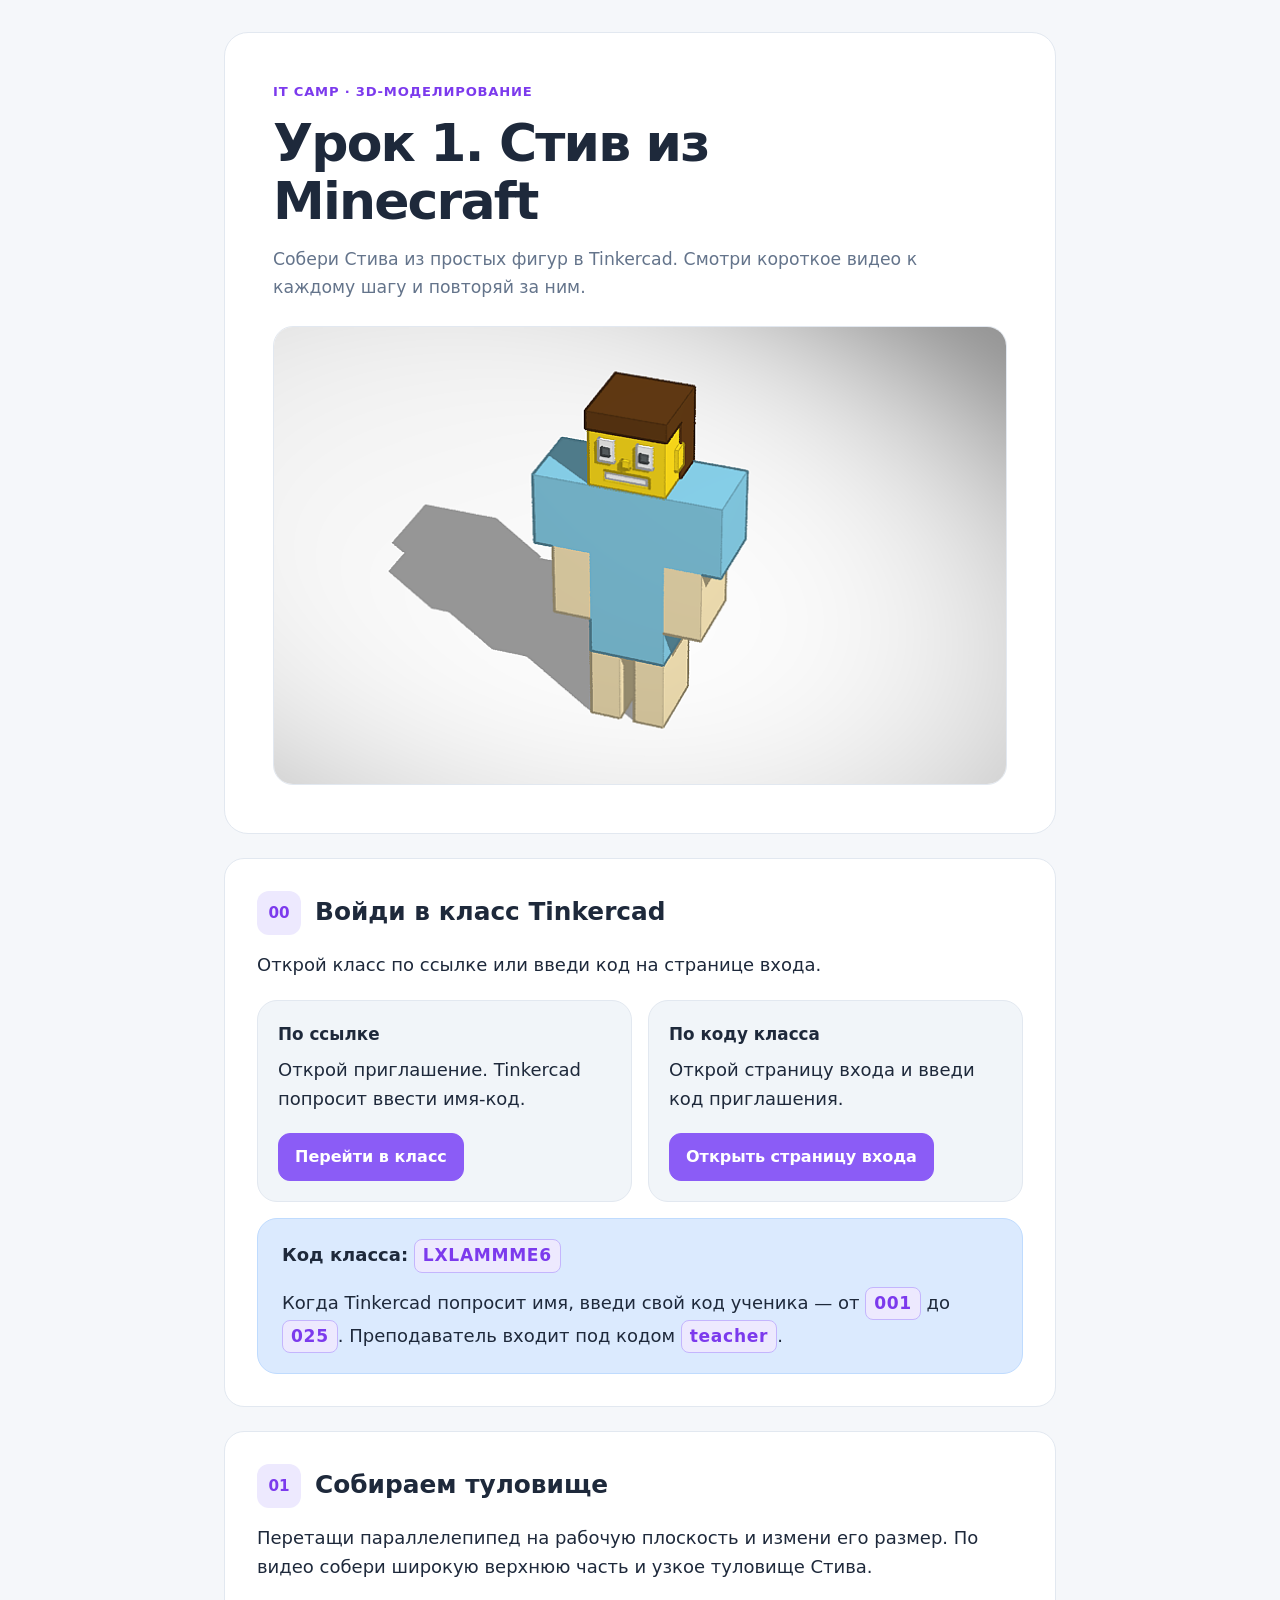
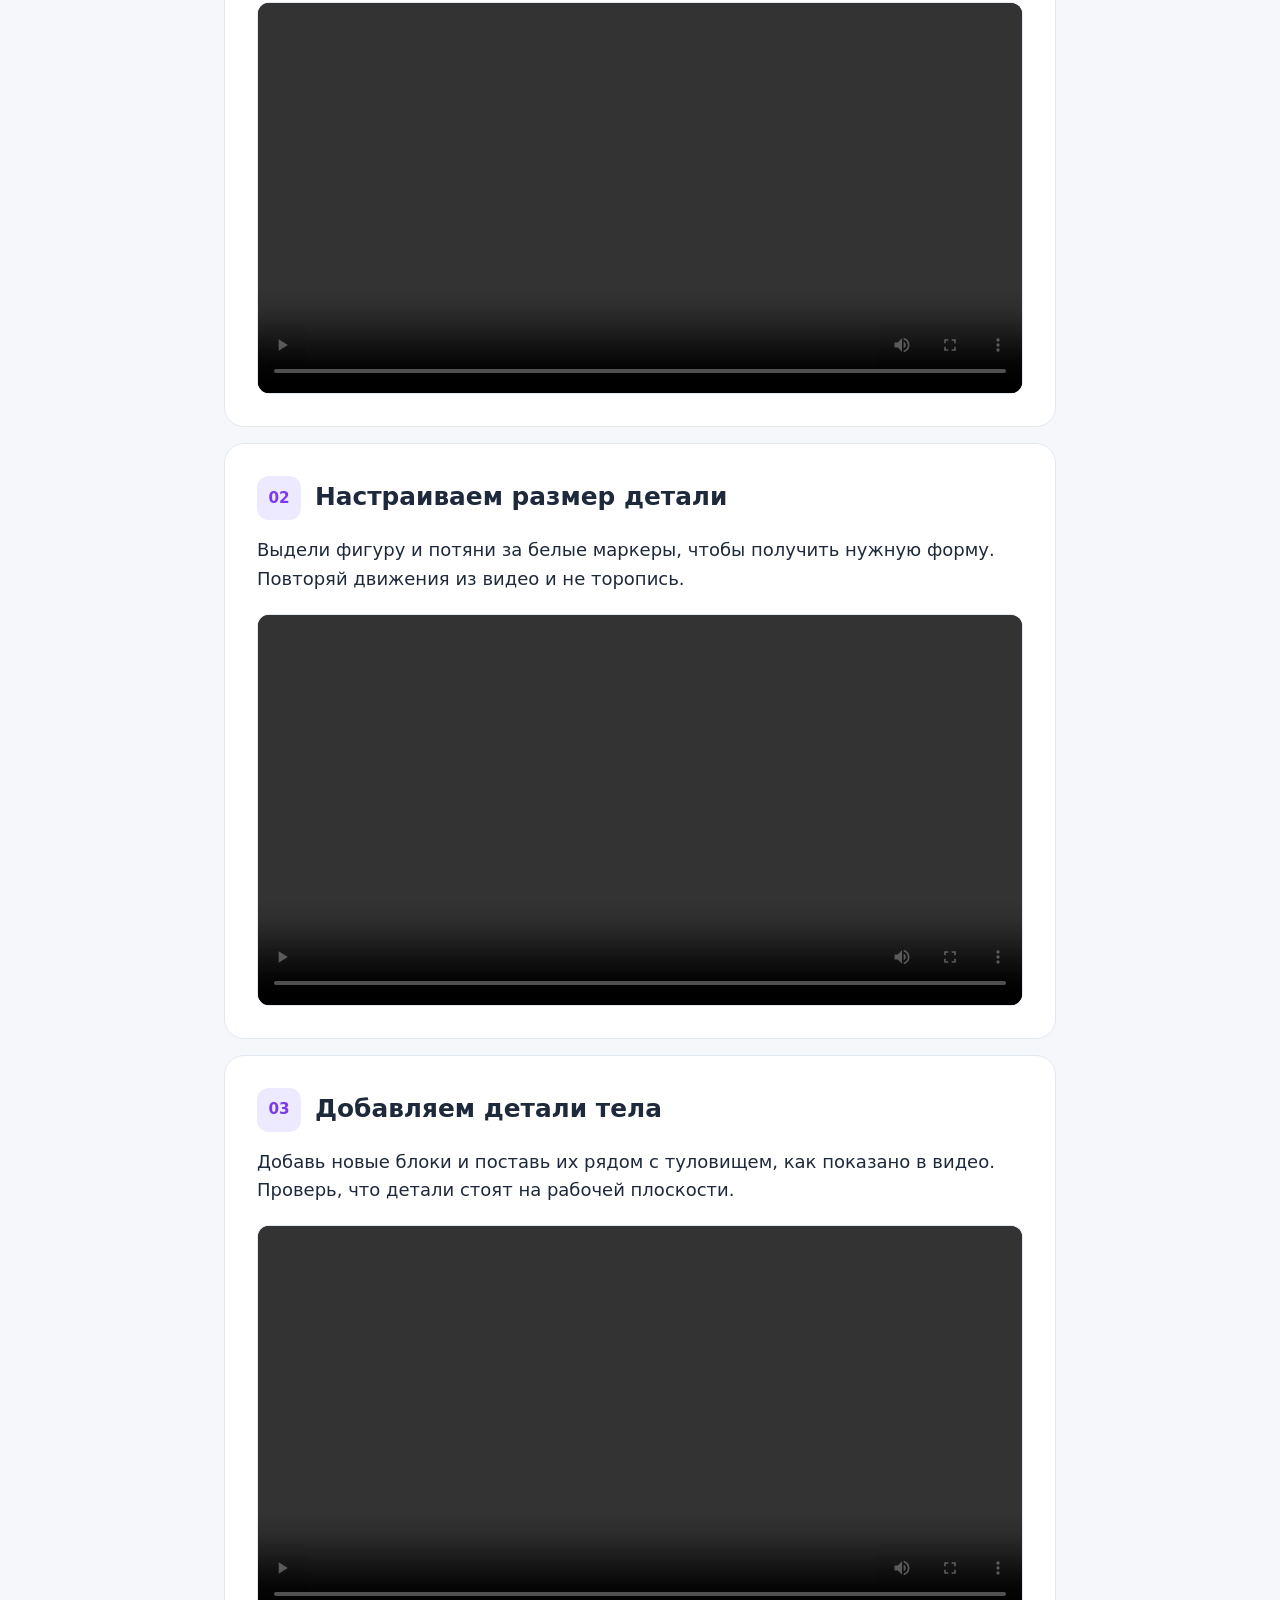
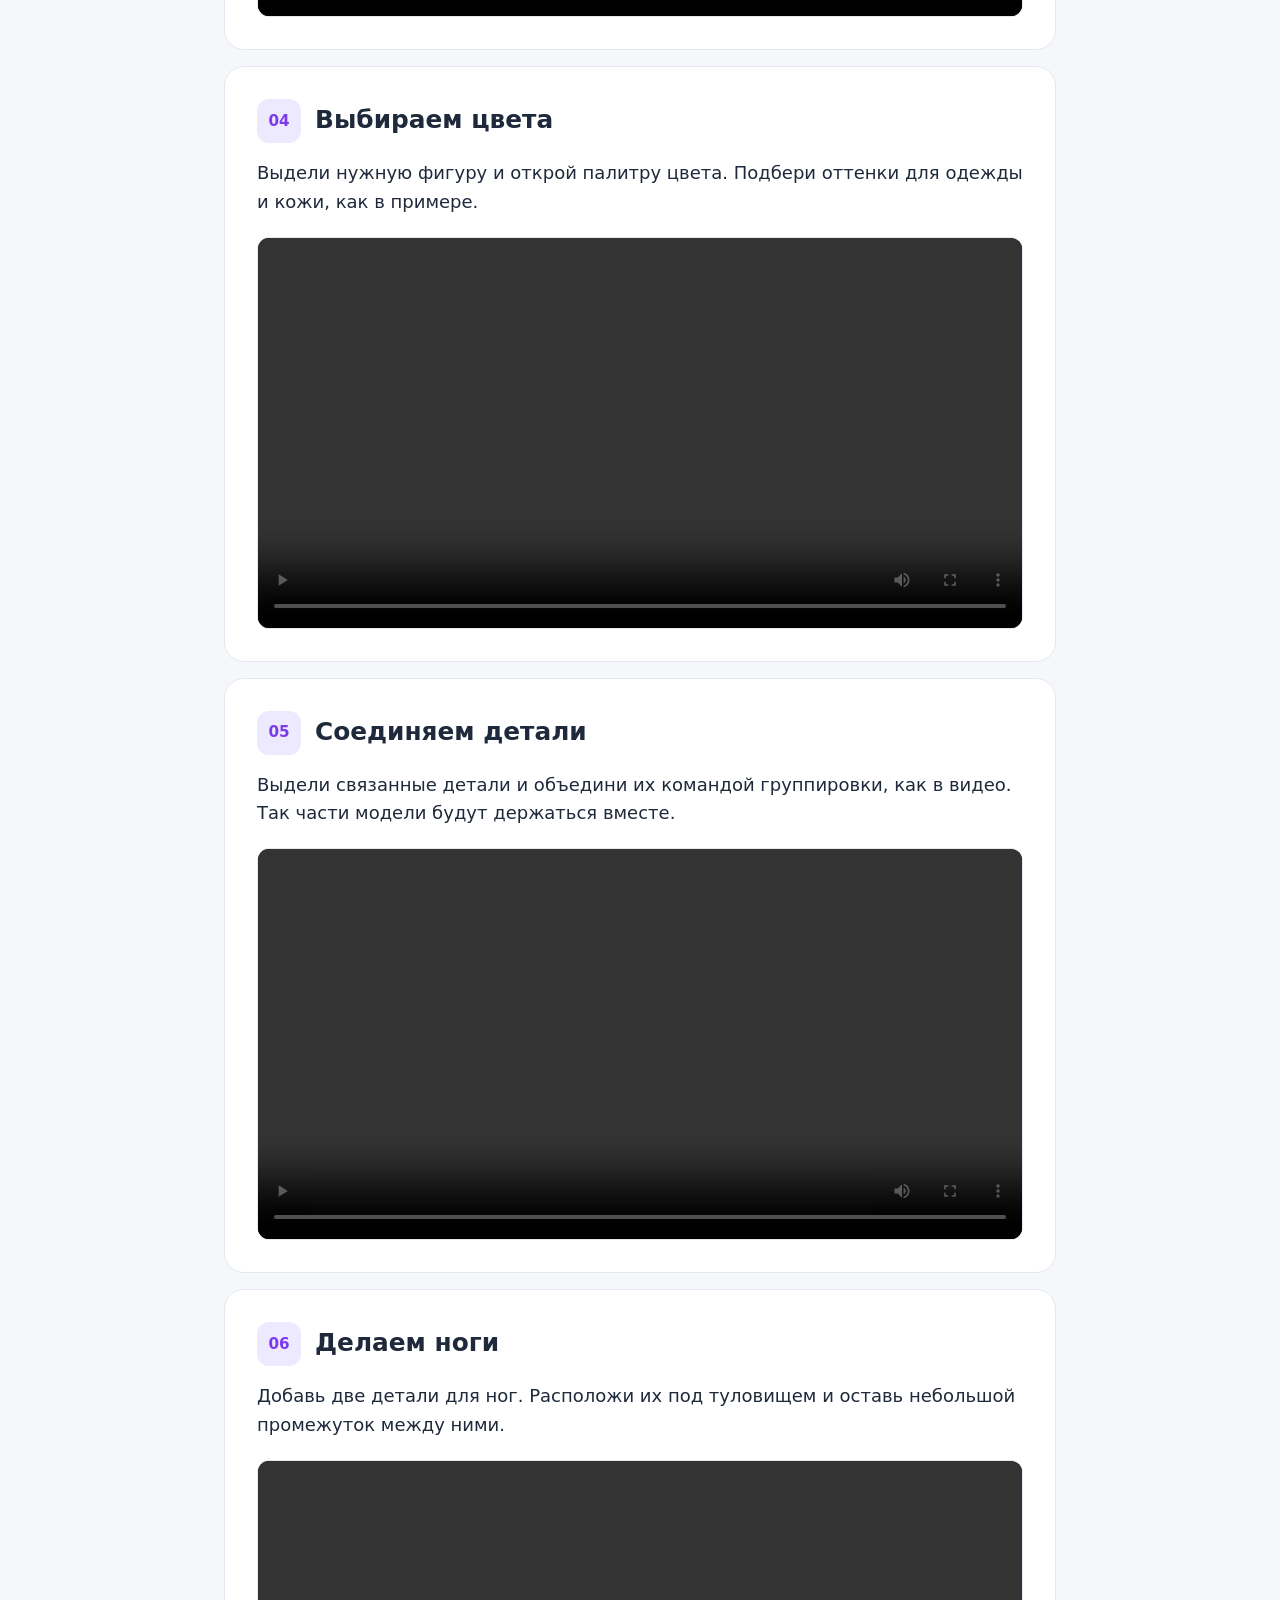
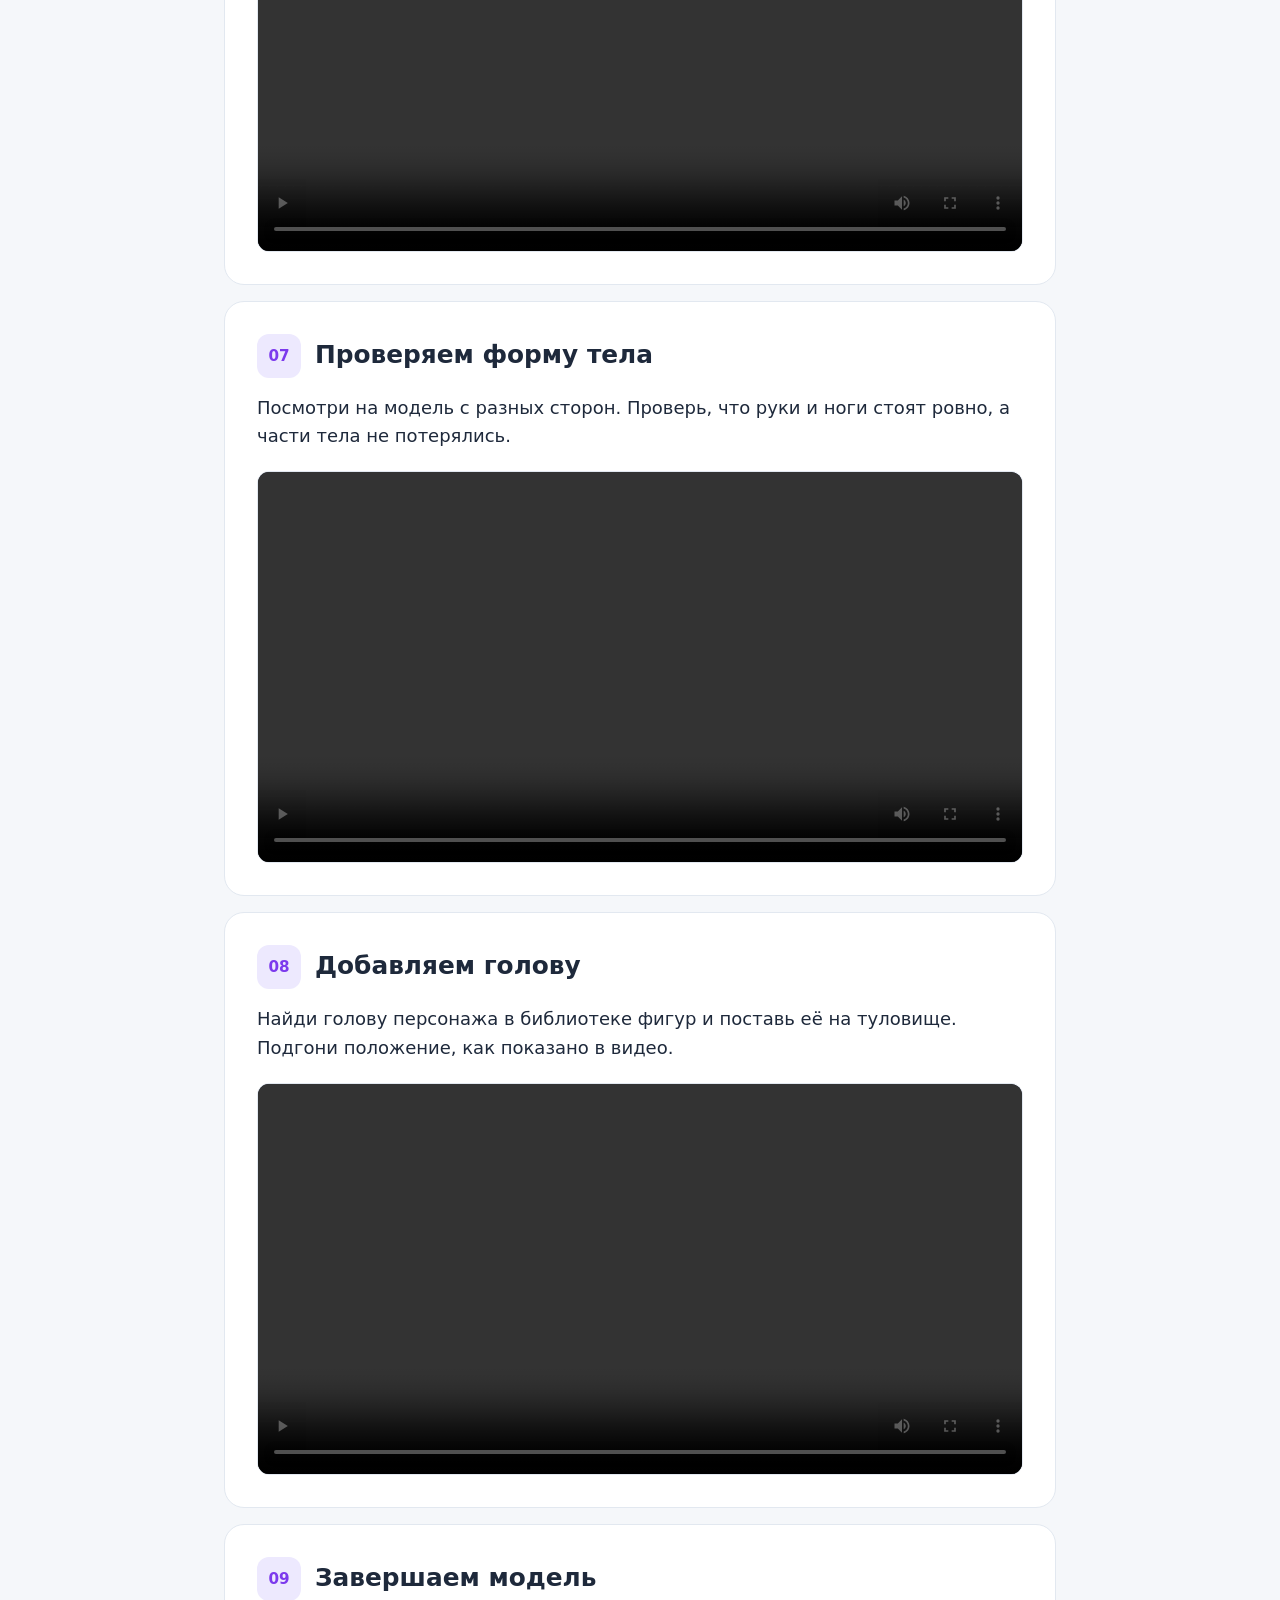
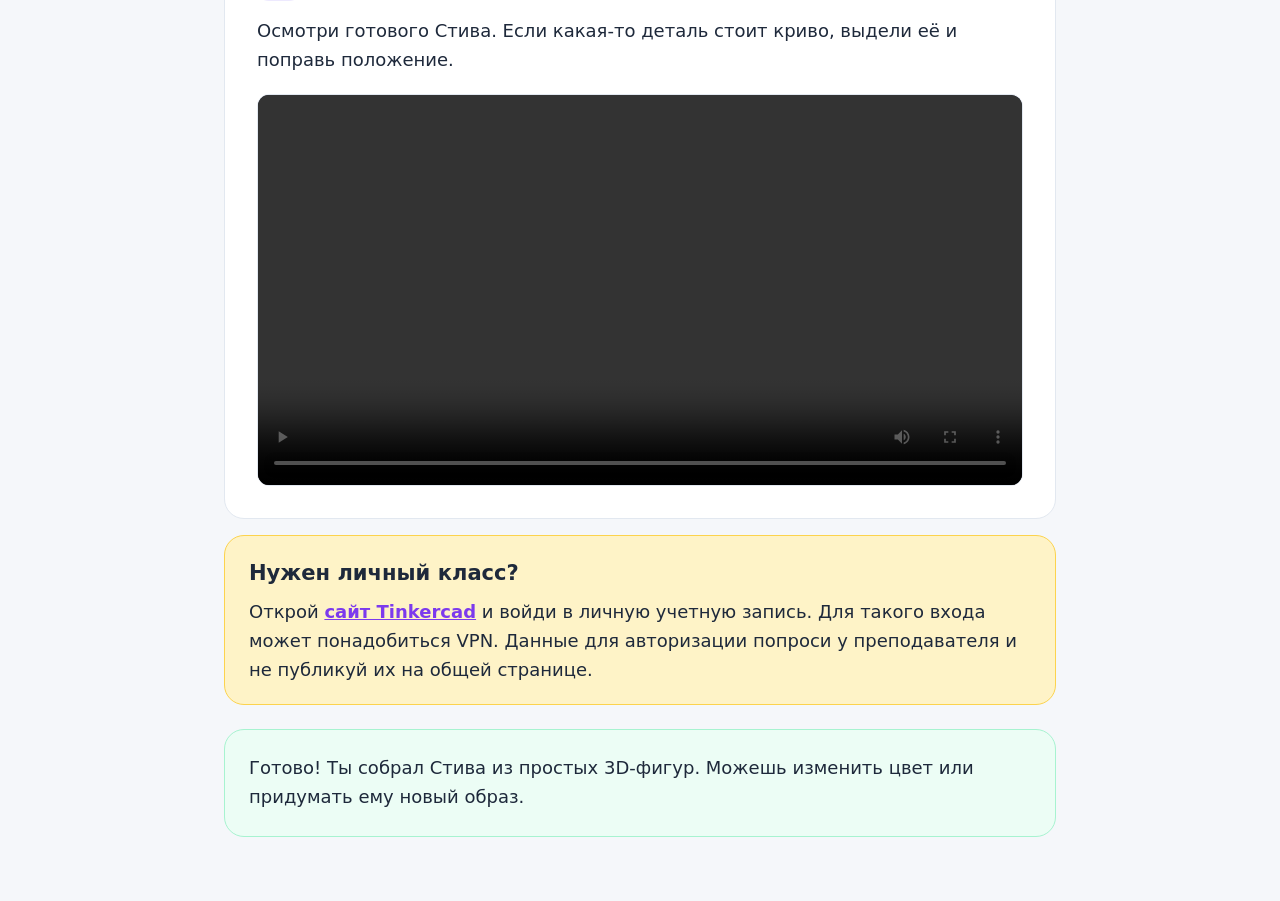
<file: 3D-моделирование с Tinkecad (2026)/Учебные материалы/Урок 1. Стив из Minecraft.html>
<!doctype html>
<html lang="ru">
<head>
  <meta charset="utf-8">
  <meta name="viewport" content="width=device-width, initial-scale=1">
  <meta name="theme-color" content="#f5f7fa">
  <meta name="description" content="Собери Стива из Minecraft в Tinkercad шаг за шагом.">
  <title>Урок 1. Стив из Minecraft — IT CAMP</title>
  <style>
    :root {
      color-scheme: light;
      --color-primary: #8b5cf6;
      --color-primary-hover: #7c3aed;
      --color-primary-light: #ede9fe;
      --color-info-light: #dbeafe;
      --color-warning-light: #fef3c7;
      --color-bg-page: #f5f7fa;
      --color-bg-card: #ffffff;
      --color-bg-muted: #f1f5f9;
      --color-text-primary: #1e293b;
      --color-text-secondary: #64748b;
      --color-border: #e2e8f0;
      --radius-md: 12px;
      --radius-card: 20px;
      --radius-panel: 24px;
      --font-family-base: "Nunito", system-ui, -apple-system, "Segoe UI", sans-serif;
      --content-width: 52rem;
    }

    * {
      box-sizing: border-box;
    }

    html {
      scroll-behavior: smooth;
    }

    body {
      margin: 0;
      background: var(--color-bg-page);
      color: var(--color-text-primary);
      font-family: var(--font-family-base);
      font-size: 18px;
      line-height: 1.6;
    }

    a {
      color: var(--color-primary-hover);
    }

    a:focus-visible {
      outline: 3px solid var(--color-primary);
      outline-offset: 3px;
    }

    .skip-link {
      position: absolute;
      top: 8px;
      left: 8px;
      z-index: 1;
      padding: 10px 14px;
      transform: translateY(-150%);
      border-radius: var(--radius-md);
      background: var(--color-bg-card);
      color: var(--color-text-primary);
    }

    .skip-link:focus {
      transform: translateY(0);
    }

    .page {
      width: min(100% - 32px, var(--content-width));
      margin-inline: auto;
      padding-block: 32px 64px;
    }

    .hero {
      padding: clamp(24px, 6vw, 48px);
      border: 1px solid var(--color-border);
      border-radius: var(--radius-panel);
      background: var(--color-bg-card);
    }

    .eyebrow {
      margin: 0 0 12px;
      color: var(--color-primary-hover);
      font-size: 0.82rem;
      font-weight: 800;
      letter-spacing: 0.06em;
      text-transform: uppercase;
    }

    h1,
    h2,
    p {
      margin-top: 0;
    }

    h1 {
      max-width: 16ch;
      margin-bottom: 16px;
      font-size: clamp(2rem, 7vw, 3.25rem);
      line-height: 1.12;
      letter-spacing: -0.035em;
    }

    .intro {
      max-width: 62ch;
      margin-bottom: 0;
      color: var(--color-text-secondary);
      font-size: 1.08rem;
    }

    .example {
      margin: 24px 0 0;
      overflow: hidden;
      border: 1px solid var(--color-border);
      border-radius: var(--radius-card);
      background: var(--color-bg-muted);
    }

    .example img {
      display: block;
      width: 100%;
      height: auto;
    }

    .example figcaption {
      padding: 12px 16px;
      color: var(--color-text-secondary);
    }

    .steps {
      display: grid;
      gap: 16px;
      margin-top: 24px;
    }

    .step-card {
      padding: clamp(20px, 5vw, 32px);
      border: 1px solid var(--color-border);
      border-radius: var(--radius-card);
      background: var(--color-bg-card);
    }

    .step-heading {
      display: flex;
      align-items: flex-start;
      gap: 14px;
      margin-bottom: 16px;
    }

    .step-number {
      display: grid;
      flex: 0 0 44px;
      width: 44px;
      height: 44px;
      place-items: center;
      border-radius: var(--radius-md);
      background: var(--color-primary-light);
      color: var(--color-primary-hover);
      font-size: 0.95rem;
      font-weight: 800;
      font-variant-numeric: tabular-nums;
    }

    h2 {
      margin: 5px 0 0;
      font-size: clamp(1.25rem, 4vw, 1.55rem);
      line-height: 1.3;
    }

    .step-card p {
      margin-bottom: 14px;
    }

    .step-card p:last-of-type {
      margin-bottom: 20px;
    }

    .step-card .step-heading + p:last-of-type {
      margin-bottom: 20px;
    }

    .join-options {
      display: grid;
      grid-template-columns: repeat(2, minmax(0, 1fr));
      gap: 16px;
    }

    .option-card {
      padding: 20px;
      border: 1px solid var(--color-border);
      border-radius: var(--radius-card);
      background: var(--color-bg-muted);
    }

    .option-card h3 {
      margin: 0 0 8px;
      font-size: 1.05rem;
    }

    .option-card p {
      margin-bottom: 16px;
    }

    .option-card p:last-child {
      margin-bottom: 0;
    }

    .button {
      display: inline-flex;
      min-height: 48px;
      align-items: center;
      justify-content: center;
      padding: 10px 16px;
      border: 1px solid var(--color-primary);
      border-radius: var(--radius-md);
      background: var(--color-primary);
      color: #ffffff;
      font-size: 1rem;
      font-weight: 800;
      line-height: 1.3;
      text-align: center;
      text-decoration: none;
    }

    .button:hover {
      border-color: var(--color-primary-hover);
      background: var(--color-primary-hover);
    }

    .code {
      display: inline-block;
      padding: 2px 8px;
      border: 1px solid #c4b5fd;
      border-radius: 8px;
      background: var(--color-primary-light);
      color: var(--color-primary-hover);
      font-size: 0.95em;
      font-weight: 800;
      letter-spacing: 0.04em;
    }

    .join-name,
    .note {
      margin-top: 16px;
      padding: 20px 24px;
      border: 1px solid var(--color-border);
      border-radius: var(--radius-card);
    }

    .join-name {
      border-color: #bfdbfe;
      background: var(--color-info-light);
    }

    .join-name p:last-child,
    .note p:last-child {
      margin-bottom: 0;
    }

    .note {
      border-color: #fcd34d;
      background: var(--color-warning-light);
    }

    .note h3 {
      margin: 0 0 8px;
    }

    .note a {
      font-weight: 700;
    }

    .video-wrap {
      overflow: hidden;
      border: 1px solid var(--color-border);
      border-radius: var(--radius-md);
      background: #0f172a;
    }

    video {
      display: block;
      width: 100%;
      max-width: 100%;
      height: auto;
      aspect-ratio: 1920 / 980;
      background: #0f172a;
    }

    .finish {
      margin-top: 24px;
      padding: 24px;
      border: 1px solid #a7f3d0;
      border-radius: var(--radius-card);
      background: #ecfdf5;
    }

    .finish p {
      margin-bottom: 0;
    }

    @media (max-width: 640px) {
      .join-options {
        grid-template-columns: 1fr;
      }
    }

    @media (max-width: 520px) {
      body {
        font-size: 16px;
      }

      .page {
        width: min(100% - 20px, var(--content-width));
        padding-block: 10px 36px;
      }

      .hero {
        border-radius: var(--radius-card);
      }
    }

    @media (prefers-reduced-motion: reduce) {
      html {
        scroll-behavior: auto;
      }
    }
  </style>
</head>
<body>
  <a class="skip-link" href="#lesson-steps">Перейти к шагам урока</a>
  <main class="page">
    <header class="hero">
      <p class="eyebrow">IT CAMP · 3D-моделирование</p>
      <h1>Урок 1. Стив из Minecraft</h1>
      <p class="intro">Собери Стива из простых фигур в Tinkercad. Смотри короткое видео к каждому шагу и повторяй за ним.</p>
      <figure class="example">
        <img src="Урок 1. Стив из Minecraft_files/пример-Стива.png" alt="Готовая 3D-модель Стива из Minecraft: жёлтое лицо, коричневые волосы и голубая одежда" width="725" height="453">
      </figure>
    </header>

    <section class="step-card" aria-labelledby="join-heading" style="margin-top: 24px;">
      <div class="step-heading">
        <span class="step-number" aria-hidden="true">00</span>
        <h2 id="join-heading">Войди в класс Tinkercad</h2>
      </div>
      <p>Открой класс по ссылке или введи код на странице входа.</p>
      <div class="join-options">
        <div class="option-card">
          <h3>По ссылке</h3>
          <p>Открой приглашение. Tinkercad попросит ввести имя-код.</p>
          <a class="button" href="https://www.tinkercad.com/joinclass/LXLAMMME6" target="_blank" rel="noopener noreferrer">Перейти в класс</a>
        </div>
        <div class="option-card">
          <h3>По коду класса</h3>
          <p>Открой страницу входа и введи код приглашения.</p>
          <a class="button" href="https://www.tinkercad.com/joinclass" target="_blank" rel="noopener noreferrer">Открыть страницу входа</a>
        </div>
      </div>
      <aside class="join-name">
        <p><strong>Код класса:</strong> <span class="code">LXLAMMME6</span></p>
        <p>Когда Tinkercad попросит имя, введи свой код ученика — от <span class="code">001</span> до <span class="code">025</span>. Преподаватель входит под кодом <span class="code">teacher</span>.</p>
      </aside>
    </section>

    <section class="steps" id="lesson-steps" aria-label="Шаги урока">
      <article class="step-card" id="step-01">
        <div class="step-heading">
          <span class="step-number" aria-hidden="true">01</span>
          <h2>Собираем туловище</h2>
        </div>
        <p>Перетащи параллелепипед на рабочую плоскость и измени его размер. По видео собери широкую верхнюю часть и узкое туловище Стива.</p>
        <div class="video-wrap">
          <video controls loop playsinline preload="metadata" width="1920" height="980" aria-label="Видео к шагу 1: Собираем туловище">
            <source src="Урок 1. Стив из Minecraft_files/video-01.mp4" type="video/mp4">
            Твой браузер не смог открыть это видео.
          </video>
        </div>
      </article>

      <article class="step-card" id="step-02">
        <div class="step-heading">
          <span class="step-number" aria-hidden="true">02</span>
          <h2>Настраиваем размер детали</h2>
        </div>
        <p>Выдели фигуру и потяни за белые маркеры, чтобы получить нужную форму. Повторяй движения из видео и не торопись.</p>
        <div class="video-wrap">
          <video controls loop playsinline preload="metadata" width="1920" height="980" aria-label="Видео к шагу 2: Настраиваем размер детали">
            <source src="Урок 1. Стив из Minecraft_files/video-02.mp4" type="video/mp4">
            Твой браузер не смог открыть это видео.
          </video>
        </div>
      </article>

      <article class="step-card" id="step-03">
        <div class="step-heading">
          <span class="step-number" aria-hidden="true">03</span>
          <h2>Добавляем детали тела</h2>
        </div>
        <p>Добавь новые блоки и поставь их рядом с туловищем, как показано в видео. Проверь, что детали стоят на рабочей плоскости.</p>
        <div class="video-wrap">
          <video controls loop playsinline preload="metadata" width="1920" height="980" aria-label="Видео к шагу 3: Добавляем детали тела">
            <source src="Урок 1. Стив из Minecraft_files/video-03.mp4" type="video/mp4">
            Твой браузер не смог открыть это видео.
          </video>
        </div>
      </article>

      <article class="step-card" id="step-04">
        <div class="step-heading">
          <span class="step-number" aria-hidden="true">04</span>
          <h2>Выбираем цвета</h2>
        </div>
        <p>Выдели нужную фигуру и открой палитру цвета. Подбери оттенки для одежды и кожи, как в примере.</p>
        <div class="video-wrap">
          <video controls loop playsinline preload="metadata" width="1920" height="980" aria-label="Видео к шагу 4: Выбираем цвета">
            <source src="Урок 1. Стив из Minecraft_files/video-04.mp4" type="video/mp4">
            Твой браузер не смог открыть это видео.
          </video>
        </div>
      </article>

      <article class="step-card" id="step-05">
        <div class="step-heading">
          <span class="step-number" aria-hidden="true">05</span>
          <h2>Соединяем детали</h2>
        </div>
        <p>Выдели связанные детали и объедини их командой группировки, как в видео. Так части модели будут держаться вместе.</p>
        <div class="video-wrap">
          <video controls loop playsinline preload="metadata" width="1920" height="980" aria-label="Видео к шагу 5: Соединяем детали">
            <source src="Урок 1. Стив из Minecraft_files/video-05.mp4" type="video/mp4">
            Твой браузер не смог открыть это видео.
          </video>
        </div>
      </article>

      <article class="step-card" id="step-06">
        <div class="step-heading">
          <span class="step-number" aria-hidden="true">06</span>
          <h2>Делаем ноги</h2>
        </div>
        <p>Добавь две детали для ног. Расположи их под туловищем и оставь небольшой промежуток между ними.</p>
        <div class="video-wrap">
          <video controls loop playsinline preload="metadata" width="1920" height="980" aria-label="Видео к шагу 6: Делаем ноги">
            <source src="Урок 1. Стив из Minecraft_files/video-06.mp4" type="video/mp4">
            Твой браузер не смог открыть это видео.
          </video>
        </div>
      </article>

      <article class="step-card" id="step-07">
        <div class="step-heading">
          <span class="step-number" aria-hidden="true">07</span>
          <h2>Проверяем форму тела</h2>
        </div>
        <p>Посмотри на модель с разных сторон. Проверь, что руки и ноги стоят ровно, а части тела не потерялись.</p>
        <div class="video-wrap">
          <video controls loop playsinline preload="metadata" width="1920" height="980" aria-label="Видео к шагу 7: Проверяем форму тела">
            <source src="Урок 1. Стив из Minecraft_files/video-07.mp4" type="video/mp4">
            Твой браузер не смог открыть это видео.
          </video>
        </div>
      </article>

      <article class="step-card" id="step-08">
        <div class="step-heading">
          <span class="step-number" aria-hidden="true">08</span>
          <h2>Добавляем голову</h2>
        </div>
        <p>Найди голову персонажа в библиотеке фигур и поставь её на туловище. Подгони положение, как показано в видео.</p>
        <div class="video-wrap">
          <video controls loop playsinline preload="metadata" width="1920" height="980" aria-label="Видео к шагу 8: Добавляем голову">
            <source src="Урок 1. Стив из Minecraft_files/video-08.mp4" type="video/mp4">
            Твой браузер не смог открыть это видео.
          </video>
        </div>
      </article>

      <article class="step-card" id="step-09">
        <div class="step-heading">
          <span class="step-number" aria-hidden="true">09</span>
          <h2>Завершаем модель</h2>
        </div>
        <p>Осмотри готового Стива. Если какая-то деталь стоит криво, выдели её и поправь положение.</p>
        <div class="video-wrap">
          <video controls loop playsinline preload="metadata" width="1920" height="980" aria-label="Видео к шагу 9: Завершаем модель">
            <source src="Урок 1. Стив из Minecraft_files/video-09.mp4" type="video/mp4">
            Твой браузер не смог открыть это видео.
          </video>
        </div>
      </article>
    </section>

    <aside class="note">
      <h3>Нужен личный класс?</h3>
      <p>Открой <a href="https://www.tinkercad.com" target="_blank" rel="noopener noreferrer">сайт Tinkercad</a> и войди в личную учетную запись. Для такого входа может понадобиться VPN. Данные для авторизации попроси у преподавателя и не публикуй их на общей странице.</p>
    </aside>

    <aside class="finish">
      <p>Готово! Ты собрал Стива из простых 3D-фигур. Можешь изменить цвет или придумать ему новый образ.</p>
    </aside>
  </main>
</body>
</html>
</file>
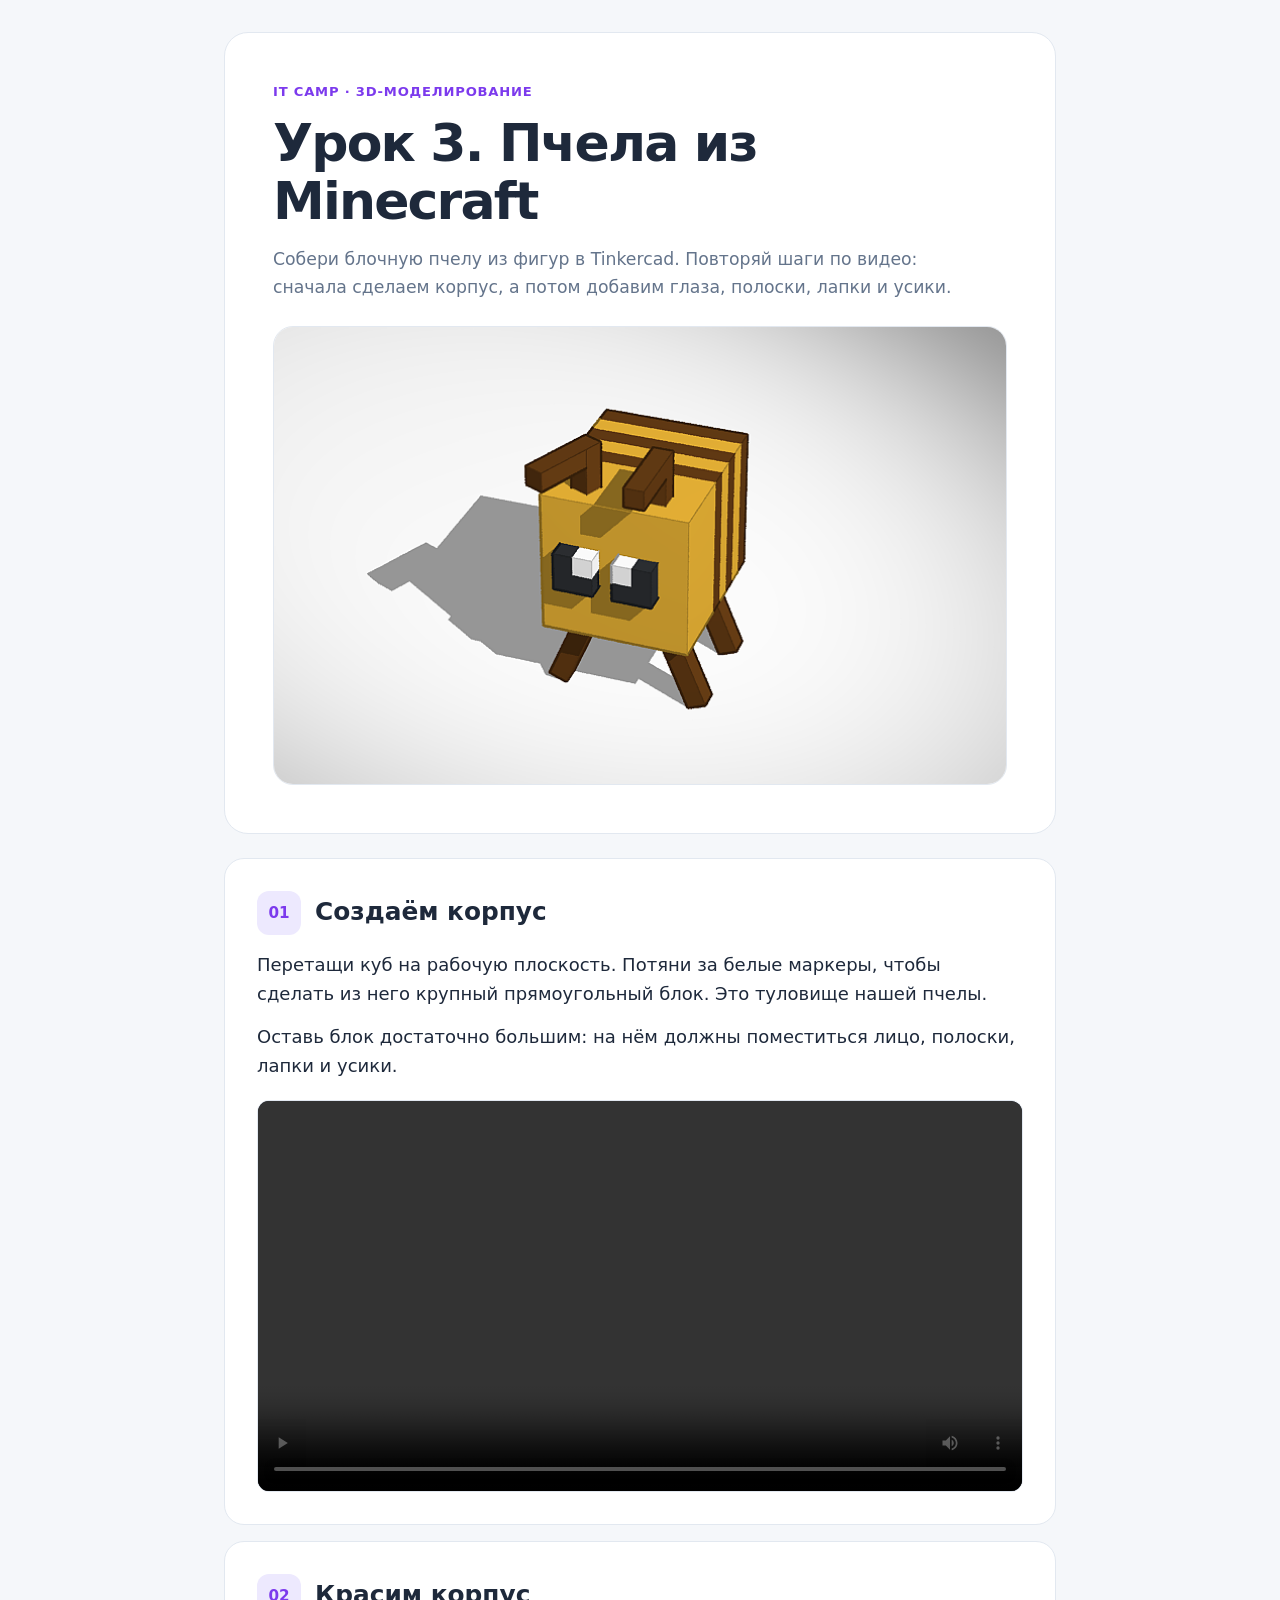
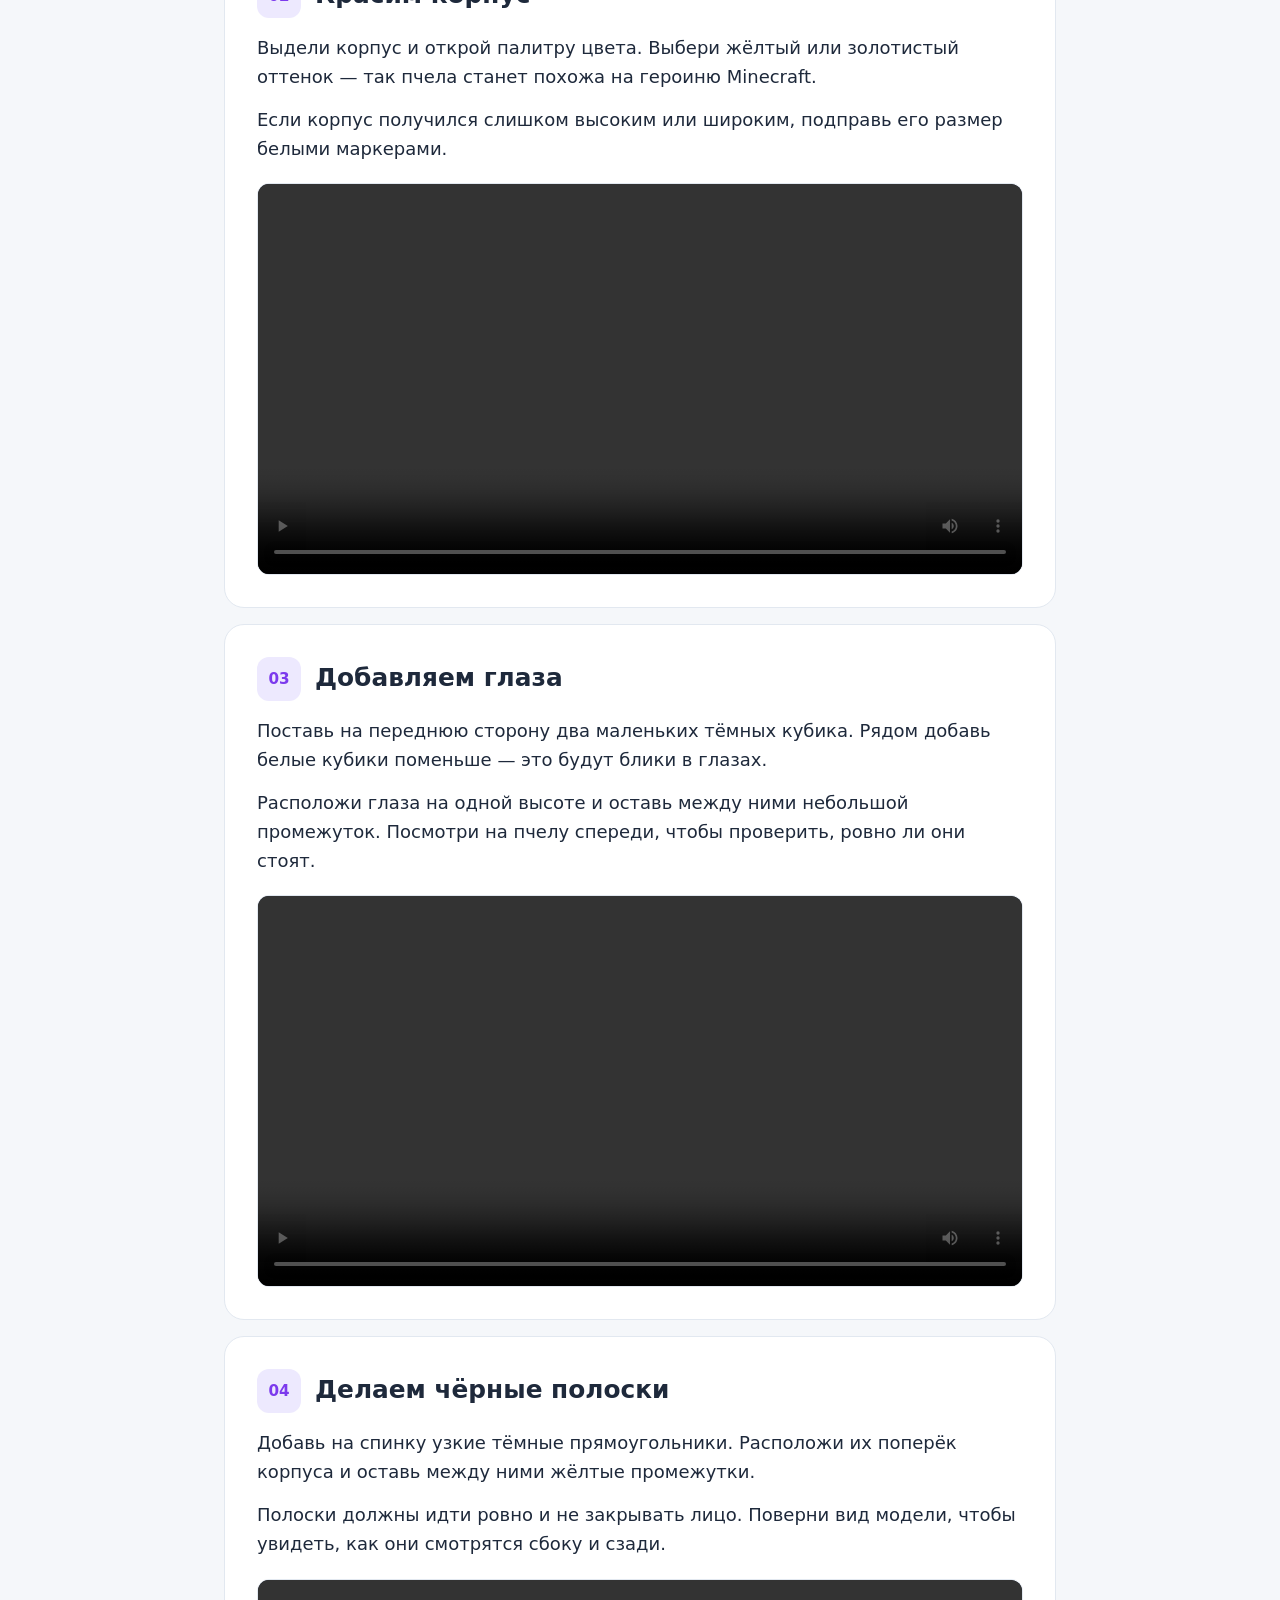
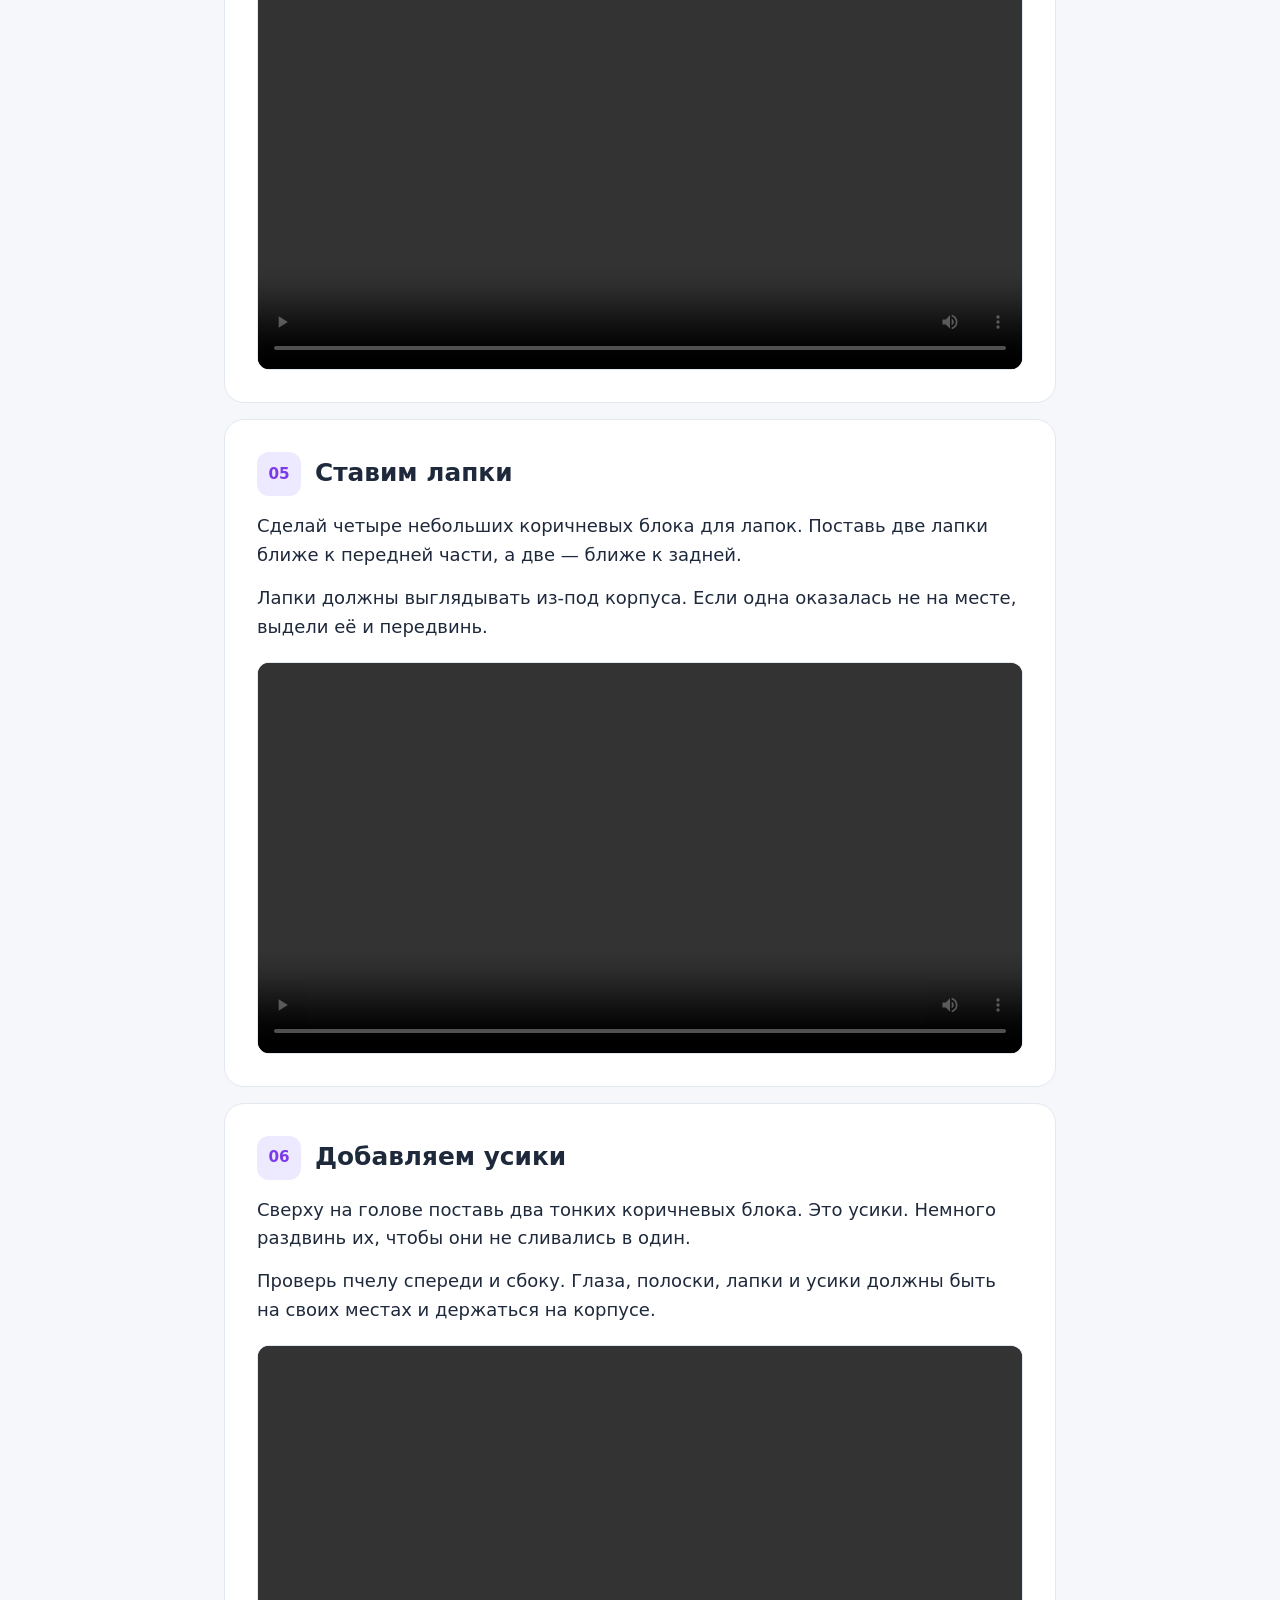
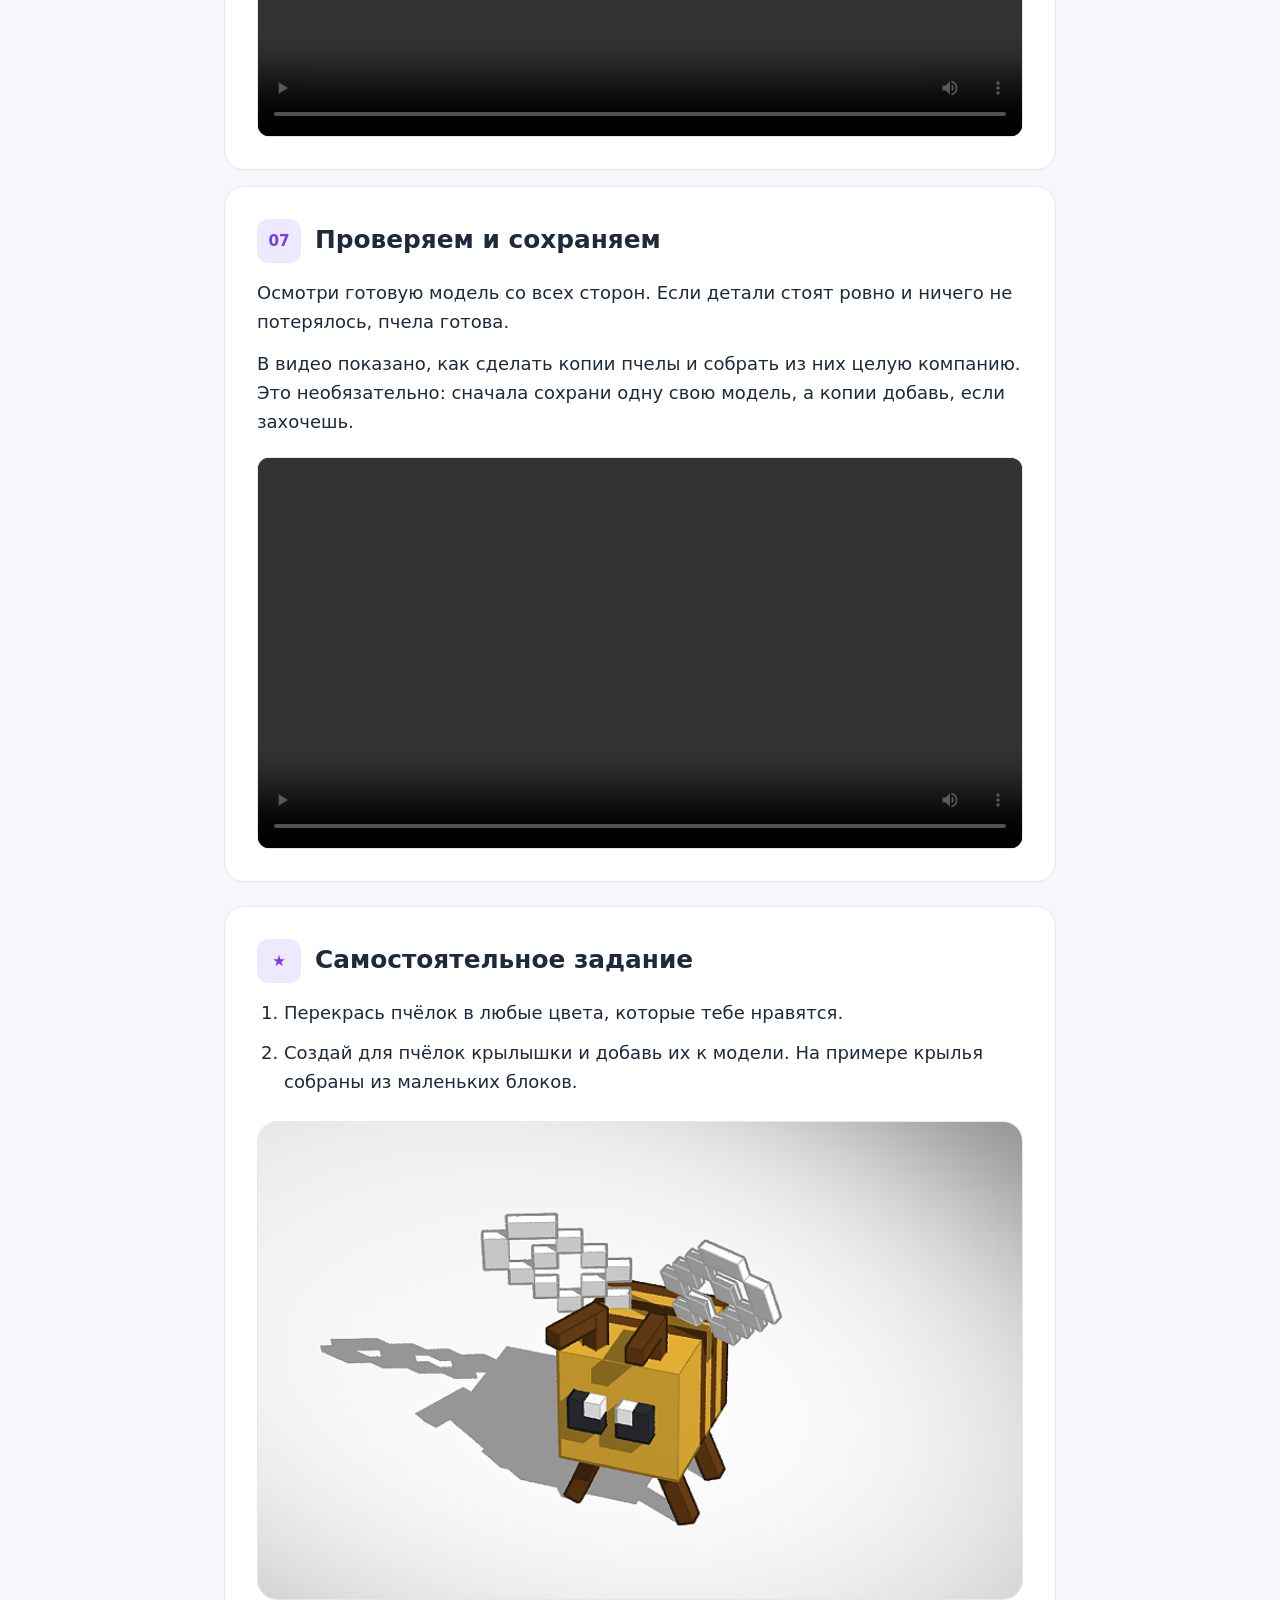
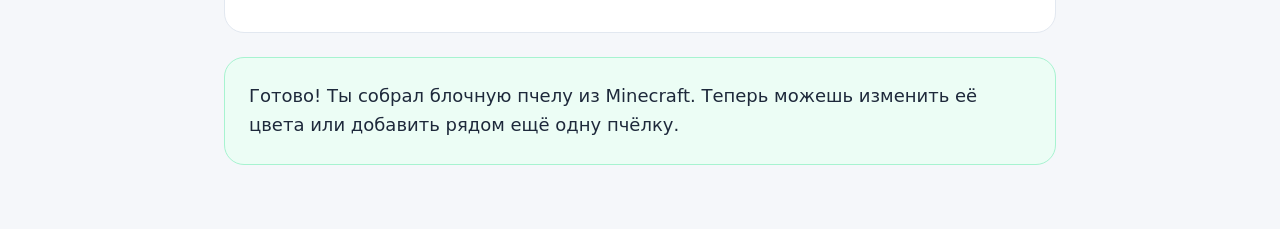
<file: 3D-моделирование с Tinkecad (2026)/Учебные материалы/Урок 3. Пчела из Minecraft.html>
<!doctype html>
<html lang="ru">
<head>
  <meta charset="utf-8">
  <meta name="viewport" content="width=device-width, initial-scale=1">
  <meta name="theme-color" content="#f5f7fa">
  <meta name="description" content="Собери блочную пчелу из Minecraft в Tinkercad шаг за шагом.">
  <title>Урок 3. Пчела из Minecraft — IT CAMP</title>
  <style>
    :root {
      color-scheme: light;
      --color-primary: #8b5cf6;
      --color-primary-hover: #7c3aed;
      --color-primary-light: #ede9fe;
      --color-success: #10b981;
      --color-bg-page: #f5f7fa;
      --color-bg-card: #ffffff;
      --color-bg-muted: #f1f5f9;
      --color-text-primary: #1e293b;
      --color-text-secondary: #64748b;
      --color-border: #e2e8f0;
      --radius-md: 12px;
      --radius-card: 20px;
      --radius-panel: 24px;
      --font-family-base: "Nunito", system-ui, -apple-system, "Segoe UI", sans-serif;
      --content-width: 52rem;
    }

    * {
      box-sizing: border-box;
    }

    html {
      scroll-behavior: smooth;
    }

    body {
      margin: 0;
      background: var(--color-bg-page);
      color: var(--color-text-primary);
      font-family: var(--font-family-base);
      font-size: 18px;
      line-height: 1.6;
    }

    a {
      color: var(--color-primary-hover);
    }

    a:focus-visible {
      outline: 3px solid var(--color-primary);
      outline-offset: 3px;
    }

    .skip-link {
      position: absolute;
      top: 8px;
      left: 8px;
      z-index: 1;
      padding: 10px 14px;
      transform: translateY(-150%);
      border-radius: var(--radius-md);
      background: var(--color-bg-card);
      color: var(--color-text-primary);
    }

    .skip-link:focus {
      transform: translateY(0);
    }

    .page {
      width: min(100% - 32px, var(--content-width));
      margin-inline: auto;
      padding-block: 32px 64px;
    }

    .hero {
      padding: clamp(24px, 6vw, 48px);
      border: 1px solid var(--color-border);
      border-radius: var(--radius-panel);
      background: var(--color-bg-card);
    }

    .eyebrow {
      margin: 0 0 12px;
      color: var(--color-primary-hover);
      font-size: 0.82rem;
      font-weight: 800;
      letter-spacing: 0.06em;
      text-transform: uppercase;
    }

    h1,
    h2,
    p {
      margin-top: 0;
    }

    h1 {
      max-width: 16ch;
      margin-bottom: 16px;
      font-size: clamp(2rem, 7vw, 3.25rem);
      line-height: 1.12;
      letter-spacing: -0.035em;
    }

    .intro {
      max-width: 62ch;
      margin-bottom: 0;
      color: var(--color-text-secondary);
      font-size: 1.08rem;
    }

    .example {
      margin: 24px 0 0;
      overflow: hidden;
      border: 1px solid var(--color-border);
      border-radius: var(--radius-card);
      background: var(--color-bg-muted);
    }

    .example img {
      display: block;
      width: 100%;
      height: auto;
    }

    .steps {
      display: grid;
      gap: 16px;
      margin-top: 24px;
    }

    .step-card {
      padding: clamp(20px, 5vw, 32px);
      border: 1px solid var(--color-border);
      border-radius: var(--radius-card);
      background: var(--color-bg-card);
    }

    .step-heading {
      display: flex;
      align-items: flex-start;
      gap: 14px;
      margin-bottom: 16px;
    }

    .step-number {
      display: grid;
      flex: 0 0 44px;
      width: 44px;
      height: 44px;
      place-items: center;
      border-radius: var(--radius-md);
      background: var(--color-primary-light);
      color: var(--color-primary-hover);
      font-size: 0.95rem;
      font-weight: 800;
      font-variant-numeric: tabular-nums;
    }

    h2 {
      margin: 5px 0 0;
      font-size: clamp(1.25rem, 4vw, 1.55rem);
      line-height: 1.3;
    }

    .step-card p {
      margin-bottom: 14px;
    }

    .step-card p:last-of-type {
      margin-bottom: 20px;
    }

    .video-wrap {
      overflow: hidden;
      border: 1px solid var(--color-border);
      border-radius: var(--radius-md);
      background: #0f172a;
    }

    video {
      display: block;
      width: 100%;
      max-width: 100%;
      height: auto;
      aspect-ratio: 1920 / 980;
      background: #0f172a;
    }

    .finish {
      margin-top: 24px;
      padding: 24px;
      border: 1px solid #a7f3d0;
      border-radius: var(--radius-card);
      background: #ecfdf5;
    }

    .finish p {
      margin-bottom: 0;
    }

    .assignment {
      margin-top: 24px;
    }

    .assignment-list {
      margin: 0;
      padding-left: 1.5em;
    }

    .assignment-list li + li {
      margin-top: 12px;
    }

    @media (max-width: 520px) {
      body {
        font-size: 16px;
      }

      .page {
        width: min(100% - 20px, var(--content-width));
        padding-block: 10px 36px;
      }

      .hero {
        border-radius: var(--radius-card);
      }
    }

    @media (prefers-reduced-motion: reduce) {
      html {
        scroll-behavior: auto;
      }
    }
  </style>
</head>
<body>
  <a class="skip-link" href="#lesson-steps">Перейти к шагам урока</a>
  <main class="page">
    <header class="hero">
      <p class="eyebrow">IT CAMP · 3D-моделирование</p>
      <h1>Урок 3. Пчела из Minecraft</h1>
      <p class="intro">Собери блочную пчелу из фигур в Tinkercad. Повторяй шаги по видео: сначала сделаем корпус, а потом добавим глаза, полоски, лапки и усики.</p>
      <figure class="example">
        <img src="Урок 3. Пчела из Minecraft_files/пример-пчелы.png" alt="Готовая 3D-модель пчелы из Minecraft: жёлтый кубический корпус, чёрные полоски, большие глаза, коричневые лапки и усики" width="725" height="453">
      </figure>
    </header>

    <section class="steps" id="lesson-steps" aria-label="Шаги урока">
      <article class="step-card" id="step-01">
        <div class="step-heading">
          <span class="step-number" aria-hidden="true">01</span>
          <h2>Создаём корпус</h2>
        </div>
        <p>Перетащи куб на рабочую плоскость. Потяни за белые маркеры, чтобы сделать из него крупный прямоугольный блок. Это туловище нашей пчелы.</p>
        <p>Оставь блок достаточно большим: на нём должны поместиться лицо, полоски, лапки и усики.</p>
        <div class="video-wrap">
          <video controls loop playsinline preload="metadata" width="1920" height="980" aria-label="Видео к шагу 1: Создаём корпус">
            <source src="Урок 3. Пчела из Minecraft_files/video-01.mp4" type="video/mp4">
            Твой браузер не смог открыть это видео.
          </video>
        </div>
      </article>

      <article class="step-card" id="step-02">
        <div class="step-heading">
          <span class="step-number" aria-hidden="true">02</span>
          <h2>Красим корпус</h2>
        </div>
        <p>Выдели корпус и открой палитру цвета. Выбери жёлтый или золотистый оттенок — так пчела станет похожа на героиню Minecraft.</p>
        <p>Если корпус получился слишком высоким или широким, подправь его размер белыми маркерами.</p>
        <div class="video-wrap">
          <video controls loop playsinline preload="metadata" width="1920" height="980" aria-label="Видео к шагу 2: Красим корпус">
            <source src="Урок 3. Пчела из Minecraft_files/video-02.mp4" type="video/mp4">
            Твой браузер не смог открыть это видео.
          </video>
        </div>
      </article>

      <article class="step-card" id="step-03">
        <div class="step-heading">
          <span class="step-number" aria-hidden="true">03</span>
          <h2>Добавляем глаза</h2>
        </div>
        <p>Поставь на переднюю сторону два маленьких тёмных кубика. Рядом добавь белые кубики поменьше — это будут блики в глазах.</p>
        <p>Расположи глаза на одной высоте и оставь между ними небольшой промежуток. Посмотри на пчелу спереди, чтобы проверить, ровно ли они стоят.</p>
        <div class="video-wrap">
          <video controls loop playsinline preload="metadata" width="1920" height="980" aria-label="Видео к шагу 3: Добавляем глаза">
            <source src="Урок 3. Пчела из Minecraft_files/video-03.mp4" type="video/mp4">
            Твой браузер не смог открыть это видео.
          </video>
        </div>
      </article>

      <article class="step-card" id="step-04">
        <div class="step-heading">
          <span class="step-number" aria-hidden="true">04</span>
          <h2>Делаем чёрные полоски</h2>
        </div>
        <p>Добавь на спинку узкие тёмные прямоугольники. Расположи их поперёк корпуса и оставь между ними жёлтые промежутки.</p>
        <p>Полоски должны идти ровно и не закрывать лицо. Поверни вид модели, чтобы увидеть, как они смотрятся сбоку и сзади.</p>
        <div class="video-wrap">
          <video controls loop playsinline preload="metadata" width="1920" height="980" aria-label="Видео к шагу 4: Делаем чёрные полоски">
            <source src="Урок 3. Пчела из Minecraft_files/video-04.mp4" type="video/mp4">
            Твой браузер не смог открыть это видео.
          </video>
        </div>
      </article>

      <article class="step-card" id="step-05">
        <div class="step-heading">
          <span class="step-number" aria-hidden="true">05</span>
          <h2>Ставим лапки</h2>
        </div>
        <p>Сделай четыре небольших коричневых блока для лапок. Поставь две лапки ближе к передней части, а две — ближе к задней.</p>
        <p>Лапки должны выглядывать из-под корпуса. Если одна оказалась не на месте, выдели её и передвинь.</p>
        <div class="video-wrap">
          <video controls loop playsinline preload="metadata" width="1920" height="980" aria-label="Видео к шагу 5: Ставим лапки">
            <source src="Урок 3. Пчела из Minecraft_files/video-05.mp4" type="video/mp4">
            Твой браузер не смог открыть это видео.
          </video>
        </div>
      </article>

      <article class="step-card" id="step-06">
        <div class="step-heading">
          <span class="step-number" aria-hidden="true">06</span>
          <h2>Добавляем усики</h2>
        </div>
        <p>Сверху на голове поставь два тонких коричневых блока. Это усики. Немного раздвинь их, чтобы они не сливались в один.</p>
        <p>Проверь пчелу спереди и сбоку. Глаза, полоски, лапки и усики должны быть на своих местах и держаться на корпусе.</p>
        <div class="video-wrap">
          <video controls loop playsinline preload="metadata" width="1920" height="980" aria-label="Видео к шагу 6: Добавляем усики">
            <source src="Урок 3. Пчела из Minecraft_files/video-06.mp4" type="video/mp4">
            Твой браузер не смог открыть это видео.
          </video>
        </div>
      </article>

      <article class="step-card" id="step-07">
        <div class="step-heading">
          <span class="step-number" aria-hidden="true">07</span>
          <h2>Проверяем и сохраняем</h2>
        </div>
        <p>Осмотри готовую модель со всех сторон. Если детали стоят ровно и ничего не потерялось, пчела готова.</p>
        <p>В видео показано, как сделать копии пчелы и собрать из них целую компанию. Это необязательно: сначала сохрани одну свою модель, а копии добавь, если захочешь.</p>
        <div class="video-wrap">
          <video controls loop playsinline preload="metadata" width="1920" height="980" aria-label="Видео к шагу 7: Проверяем и сохраняем модель">
            <source src="Урок 3. Пчела из Minecraft_files/video-07.mp4" type="video/mp4">
            Твой браузер не смог открыть это видео.
          </video>
        </div>
      </article>
    </section>

    <section class="step-card assignment" aria-labelledby="assignment-heading">
      <div class="step-heading">
        <span class="step-number" aria-hidden="true">★</span>
        <h2 id="assignment-heading">Самостоятельное задание</h2>
      </div>
      <ol class="assignment-list">
        <li>Перекрась пчёлок в любые цвета, которые тебе нравятся.</li>
        <li>Создай для пчёлок крылышки и добавь их к модели. На примере крылья собраны из маленьких блоков.</li>
      </ol>
      <figure class="example">
        <img src="Урок 3. Пчела из Minecraft_files/пример-пчелы-с-крыльями.png" alt="Пример пчелы из Minecraft с двумя крыльями, собранными из небольших светлых блоков" width="1164" height="637" loading="lazy">
      </figure>
    </section>

    <aside class="finish">
      <p>Готово! Ты собрал блочную пчелу из Minecraft. Теперь можешь изменить её цвета или добавить рядом ещё одну пчёлку.</p>
    </aside>
  </main>
</body>
</html>
</file>
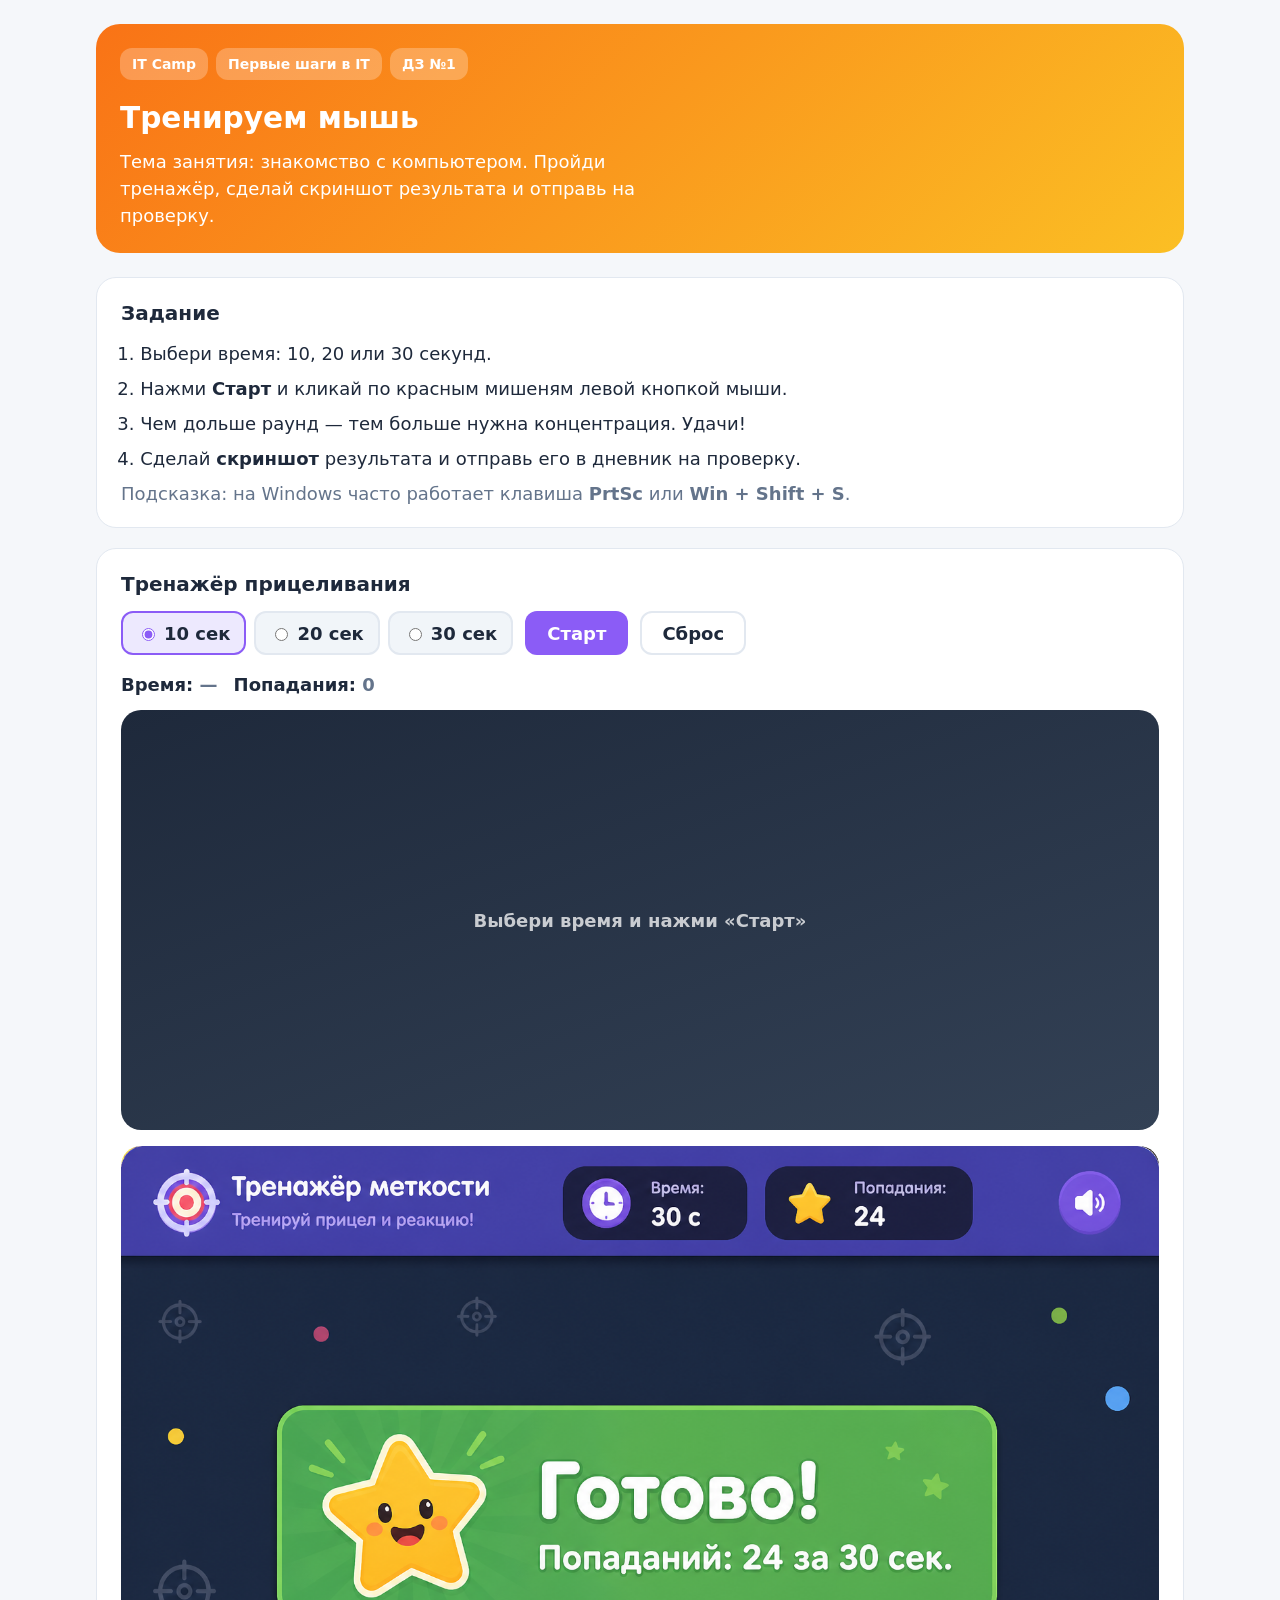
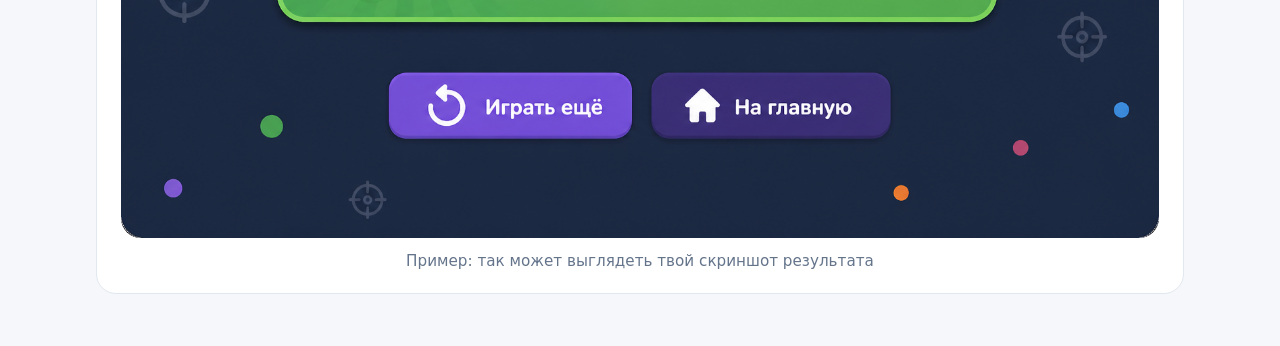
<file: new-method/first-steps-in-it/homework/01.html>
<!DOCTYPE html>
<html lang="ru" class="page-first-steps-homework">
<head>
  <meta charset="UTF-8" />
  <meta name="viewport" content="width=device-width, initial-scale=1" />
  <title>Домашнее задание 1 · Первые шаги в IT</title>
  
  <link rel="stylesheet" href="../../styles.css">
</head>
<body>
  <div class="wrap">
    <header class="hero">
      <div class="hero__meta">
        <span class="chip">IT Camp</span>
        <span class="chip">Первые шаги в IT</span>
        <span class="chip">ДЗ №1</span>
      </div>
      <h1>Тренируем мышь</h1>
      <p>Тема занятия: знакомство с компьютером. Пройди тренажёр, сделай скриншот результата и отправь на проверку.</p>
    </header>

    <section class="card">
      <h2>Задание</h2>
      <ol class="steps">
        <li>Выбери время: 10, 20 или 30 секунд.</li>
        <li>Нажми <strong>Старт</strong> и кликай по красным мишеням левой кнопкой мыши.</li>
        <li>Чем дольше раунд — тем больше нужна концентрация. Удачи!</li>
        <li>Сделай <strong>скриншот</strong> результата и отправь его в дневник на проверку.</li>
      </ol>
      <p class="muted">Подсказка: на Windows часто работает клавиша <strong>PrtSc</strong> или <strong>Win + Shift + S</strong>.</p>
    </section>

    <section class="card">
      <h2>Тренажёр прицеливания</h2>
      <div class="controls">
        <div class="time-pills" role="radiogroup" aria-label="Длительность">
          <label><input type="radio" name="duration" value="10" checked /> 10 сек</label>
          <label><input type="radio" name="duration" value="20" /> 20 сек</label>
          <label><input type="radio" name="duration" value="30" /> 30 сек</label>
        </div>
        <button type="button" class="btn btn-primary" id="startBtn">Старт</button>
        <button type="button" class="btn btn-secondary" id="resetBtn">Сброс</button>
      </div>

      <div class="hud">
        <div>Время: <span id="timeLeft">—</span></div>
        <div>Попадания: <span id="score">0</span></div>
      </div>

      <div class="arena is-idle" id="arena" aria-label="Поле тренажёра"></div>
      <div class="result" id="result" role="status" aria-live="polite"></div>

      <figure class="figure">
        <img src="images/trenazher-primer.png" alt="Пример скриншота результата тренажёра: попадания и время" width="1536" height="1024" />
        <figcaption>Пример: так может выглядеть твой скриншот результата</figcaption>
      </figure>
    </section>
  </div>

  <script>
    const arena = document.getElementById("arena");
    const startBtn = document.getElementById("startBtn");
    const resetBtn = document.getElementById("resetBtn");
    const timeLeftEl = document.getElementById("timeLeft");
    const scoreEl = document.getElementById("score");
    const resultEl = document.getElementById("result");

    let score = 0;
    let timeLeft = 0;
    let timerId = null;
    let running = false;
    let target = null;

    function selectedDuration() {
      const el = document.querySelector('input[name="duration"]:checked');
      return Number(el ? el.value : 10);
    }

    function clearTarget() {
      if (target) {
        target.remove();
        target = null;
      }
    }

    function spawnTarget() {
      clearTarget();
      if (!running) return;
      const pad = 28;
      const x = pad + Math.random() * (arena.clientWidth - pad * 2);
      const y = pad + Math.random() * (arena.clientHeight - pad * 2);
      target = document.createElement("button");
      target.type = "button";
      target.className = "target";
      target.setAttribute("aria-label", "Мишень");
      target.style.left = x + "px";
      target.style.top = y + "px";
      target.addEventListener("click", (e) => {
        e.stopPropagation();
        if (!running) return;
        score += 1;
        scoreEl.textContent = String(score);
        spawnTarget();
      });
      arena.appendChild(target);
    }

    function stopGame(finished) {
      running = false;
      clearInterval(timerId);
      timerId = null;
      clearTarget();
      startBtn.disabled = false;
      document.querySelectorAll('input[name="duration"]').forEach((i) => { i.disabled = false; });
      if (finished) {
        resultEl.textContent = "Готово! Попаданий: " + score + " за " + selectedDuration() + " сек. Сделай скриншот этого блока и отправь на проверку.";
        resultEl.classList.add("show");
      }
    }

    function startGame() {
      stopGame(false);
      resultEl.classList.remove("show");
      resultEl.textContent = "";
      score = 0;
      scoreEl.textContent = "0";
      timeLeft = selectedDuration();
      timeLeftEl.textContent = timeLeft + " с";
      running = true;
      arena.classList.remove("is-idle");
      startBtn.disabled = true;
      document.querySelectorAll('input[name="duration"]').forEach((i) => { i.disabled = true; });
      spawnTarget();
      timerId = setInterval(() => {
        timeLeft -= 1;
        timeLeftEl.textContent = timeLeft + " с";
        if (timeLeft <= 0) stopGame(true);
      }, 1000);
    }

    function resetGame() {
      stopGame(false);
      arena.classList.add("is-idle");
      timeLeftEl.textContent = "—";
      score = 0;
      scoreEl.textContent = "0";
      resultEl.classList.remove("show");
      resultEl.textContent = "";
    }

    startBtn.addEventListener("click", startGame);
    resetBtn.addEventListener("click", resetGame);
  </script>
</body>
</html>
</file>
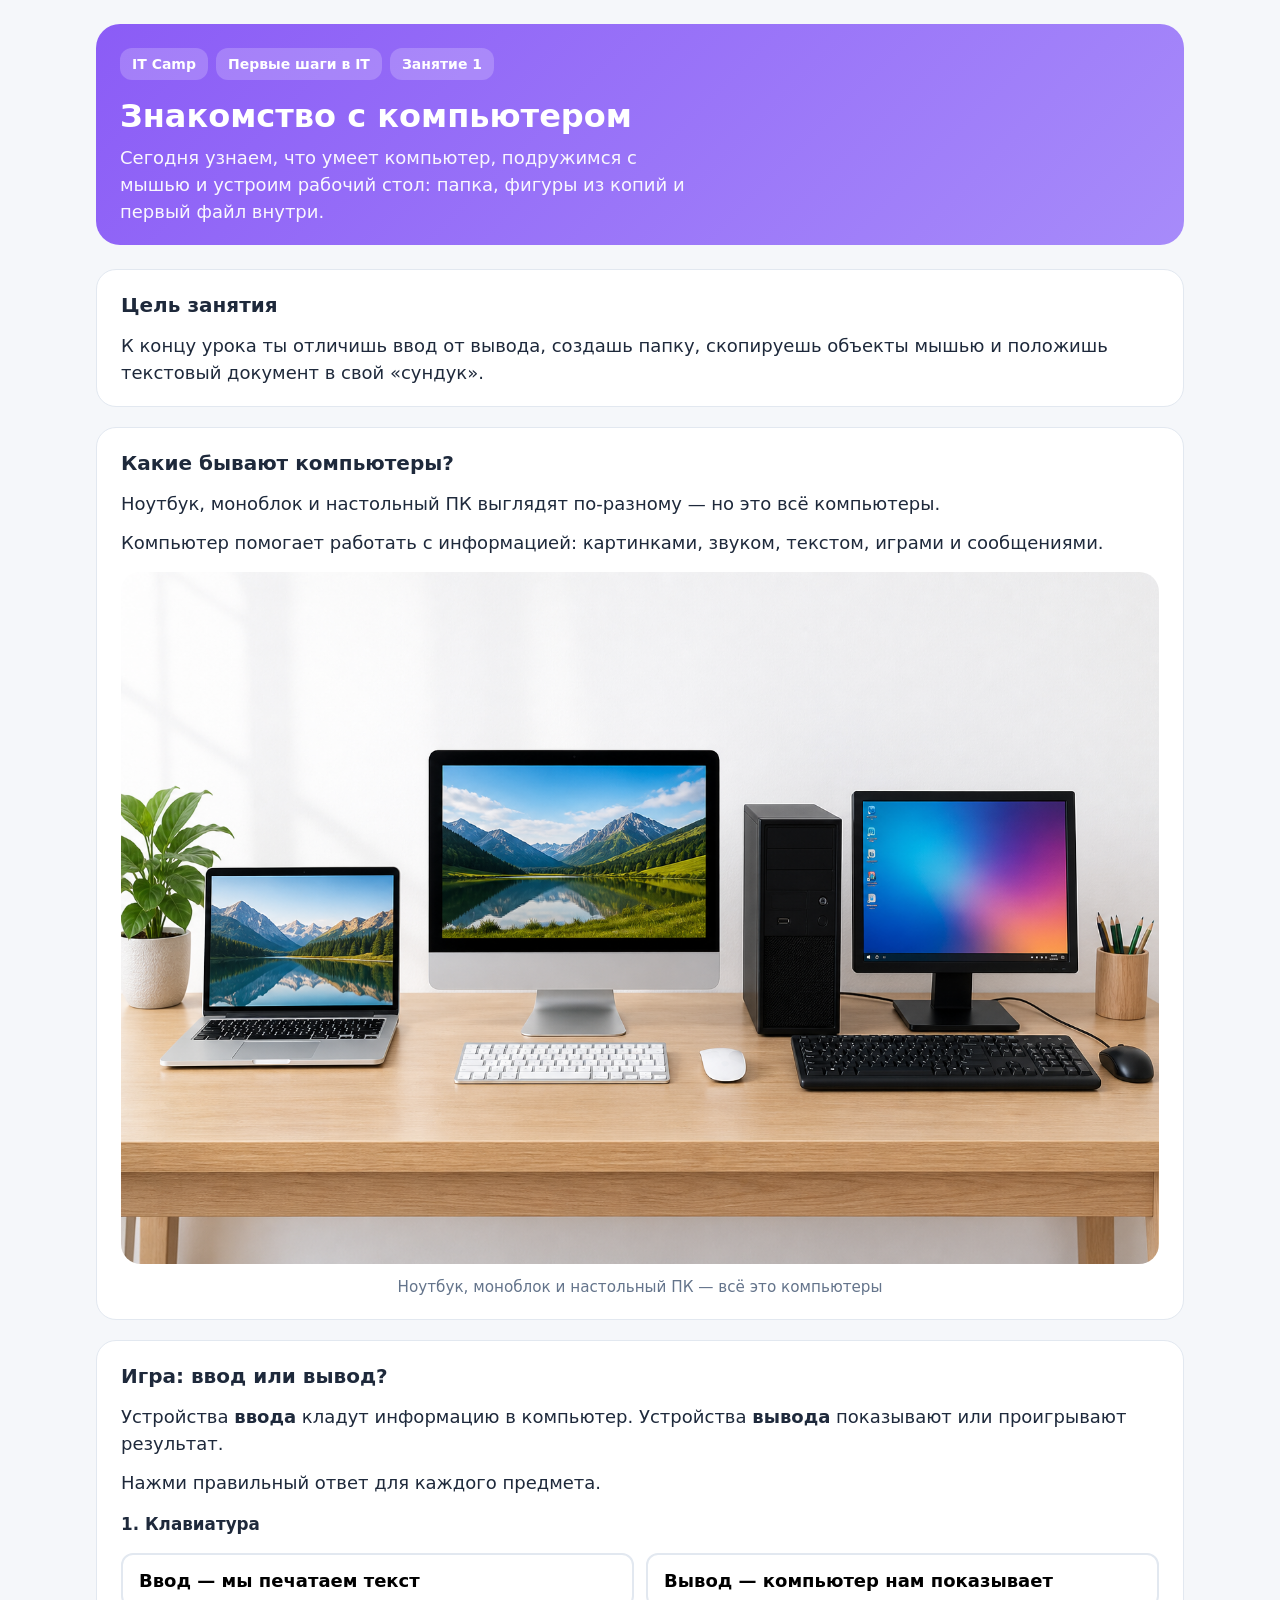
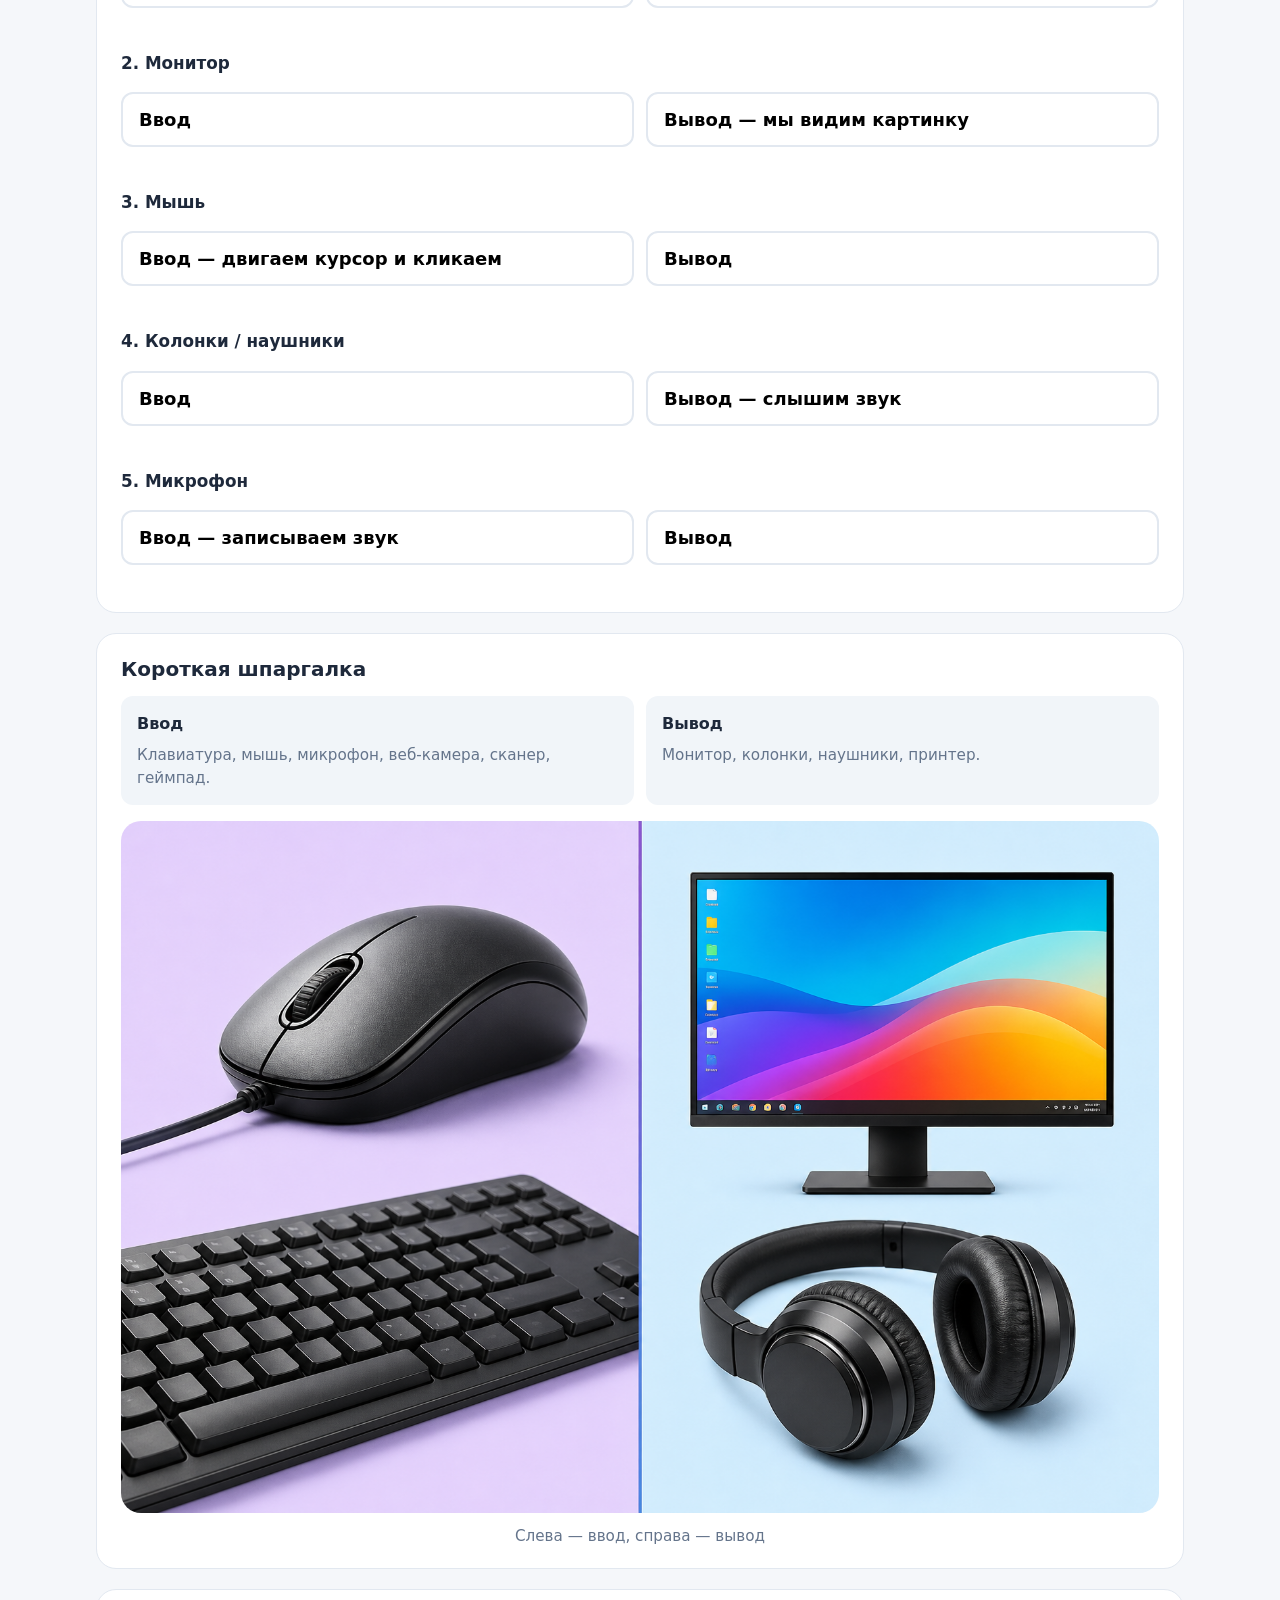
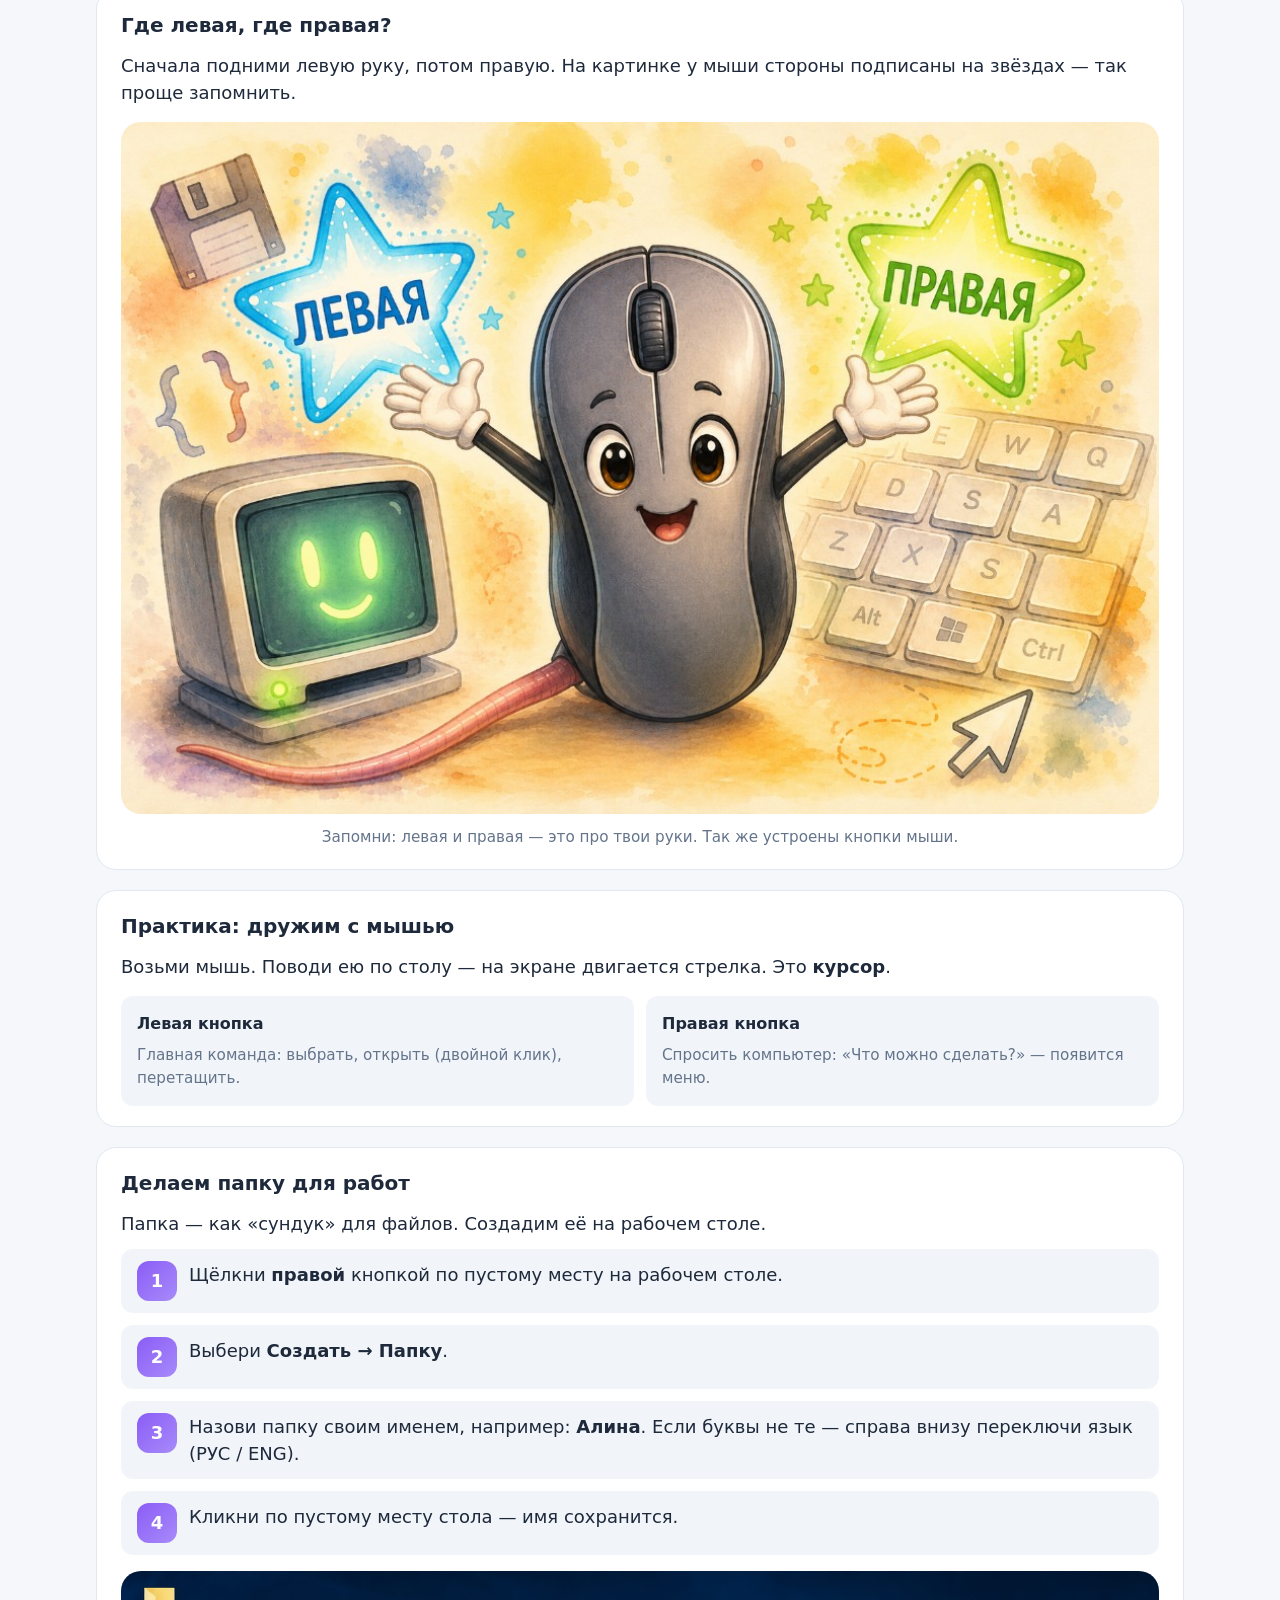
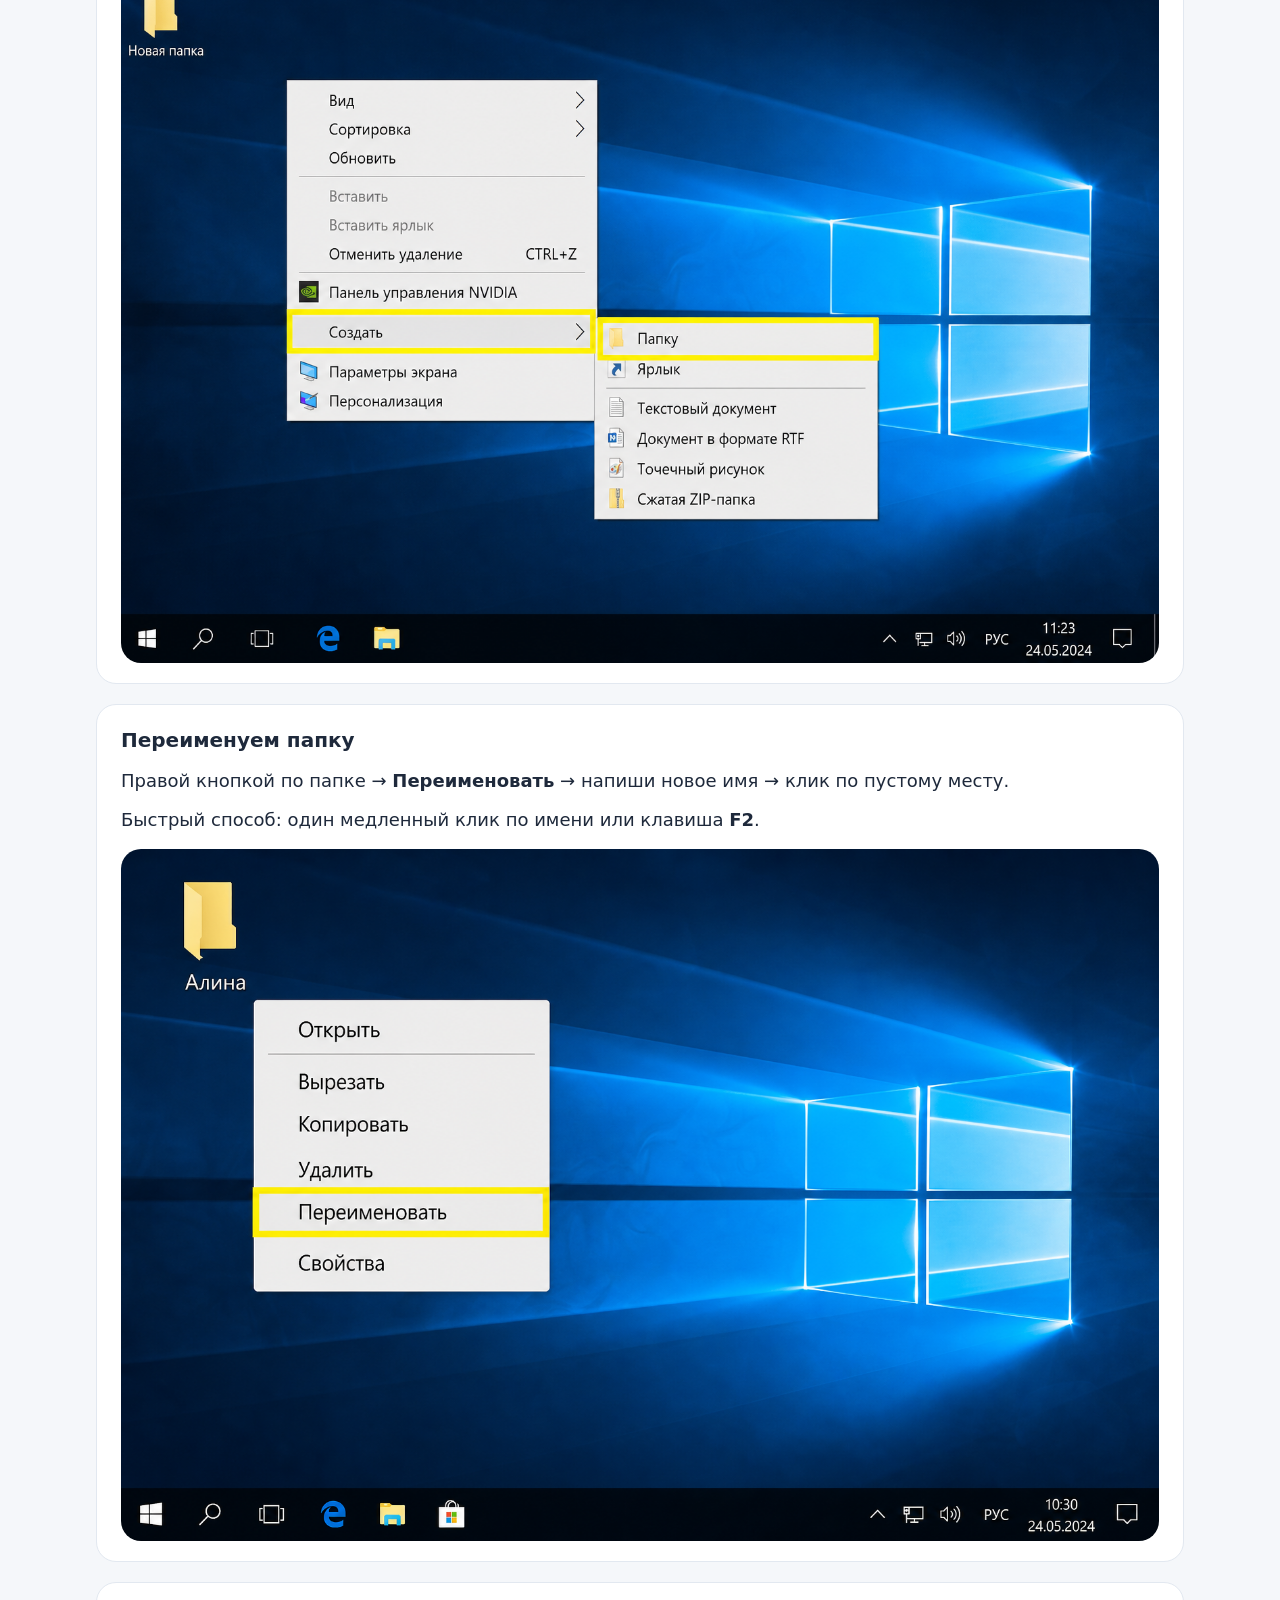
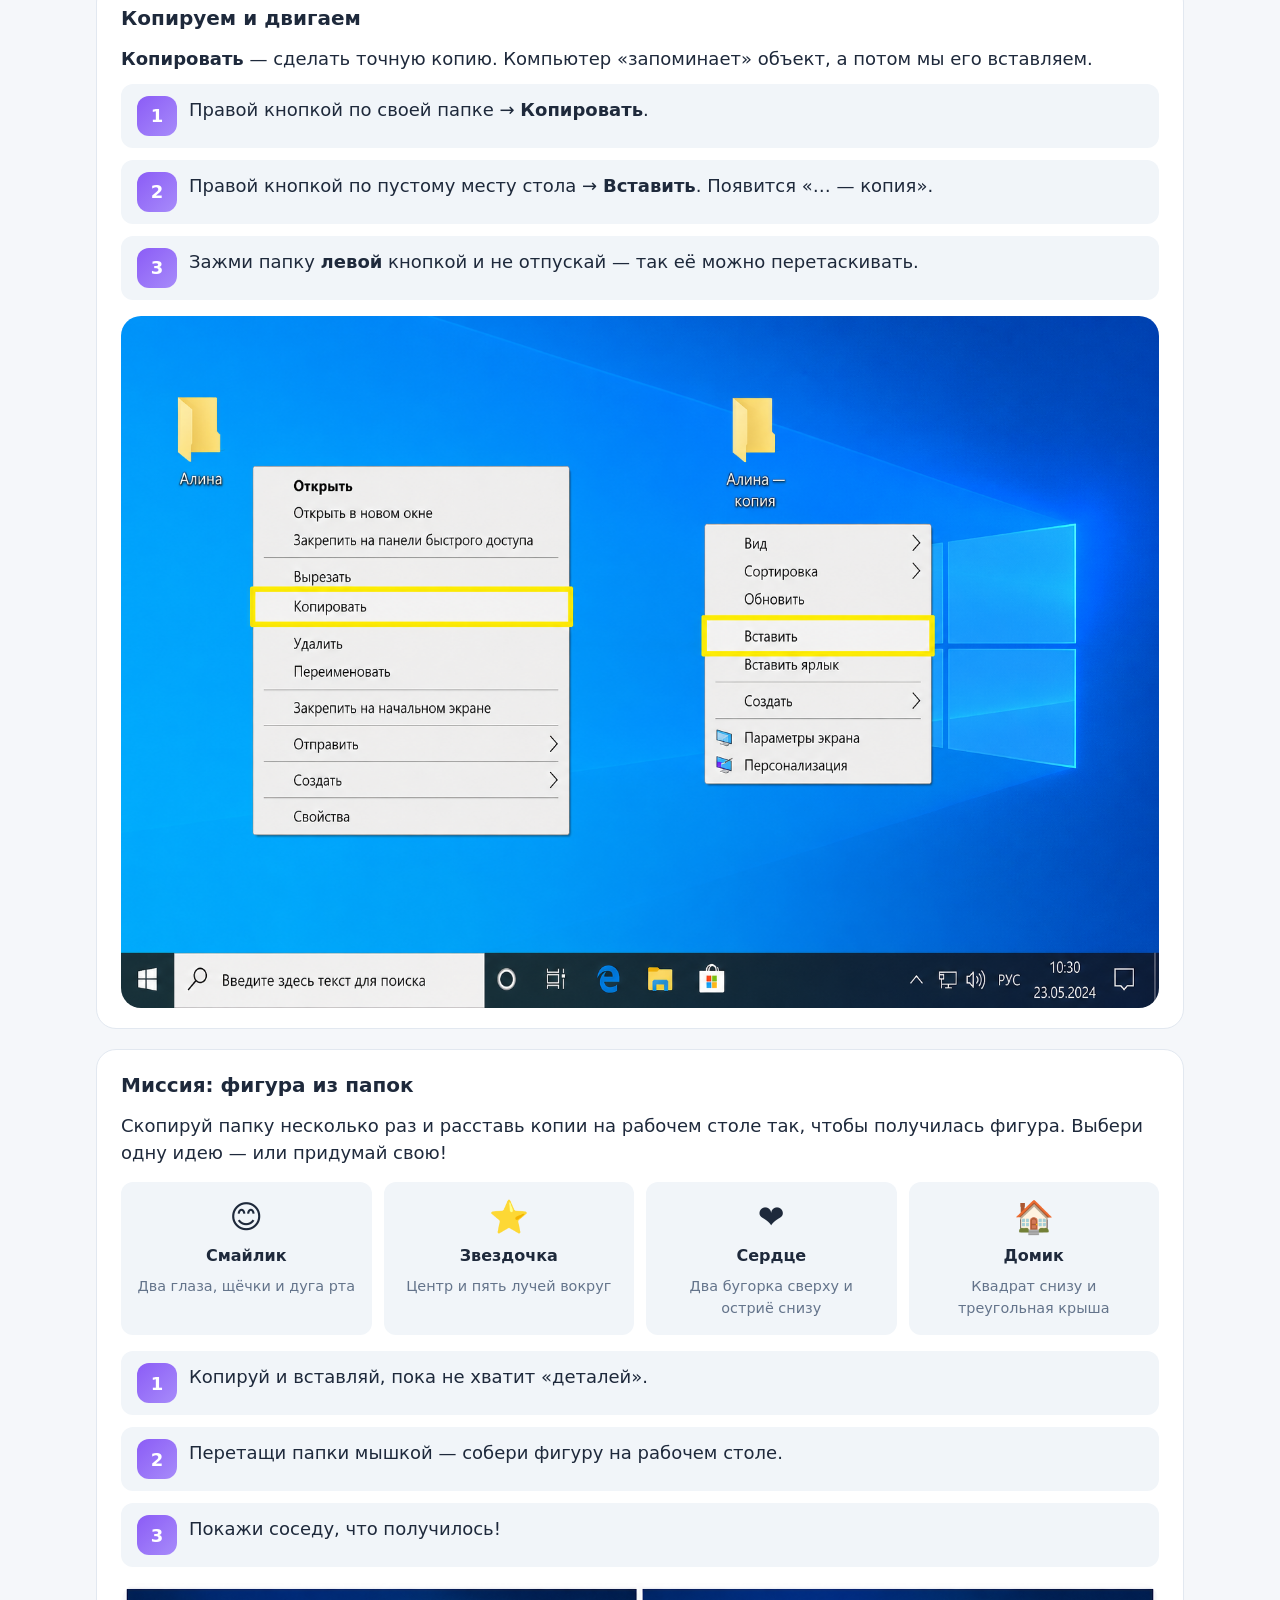
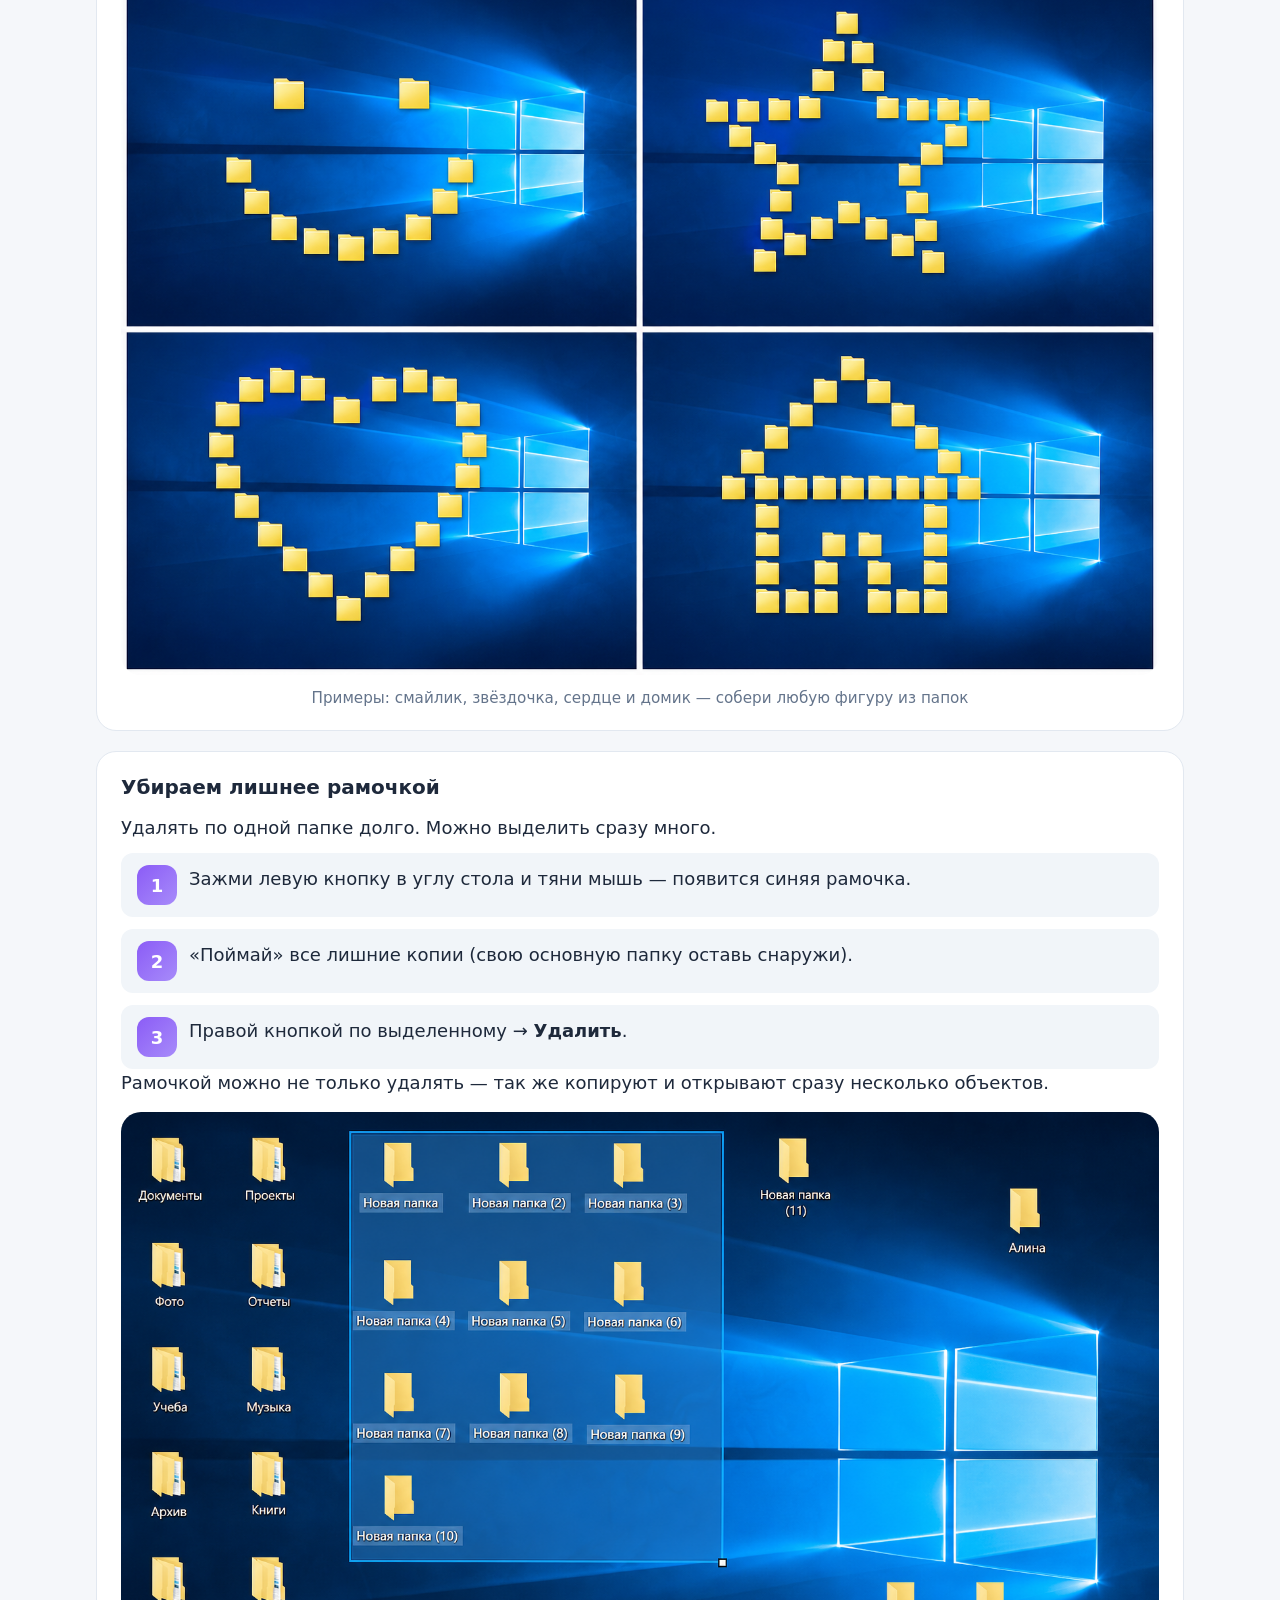
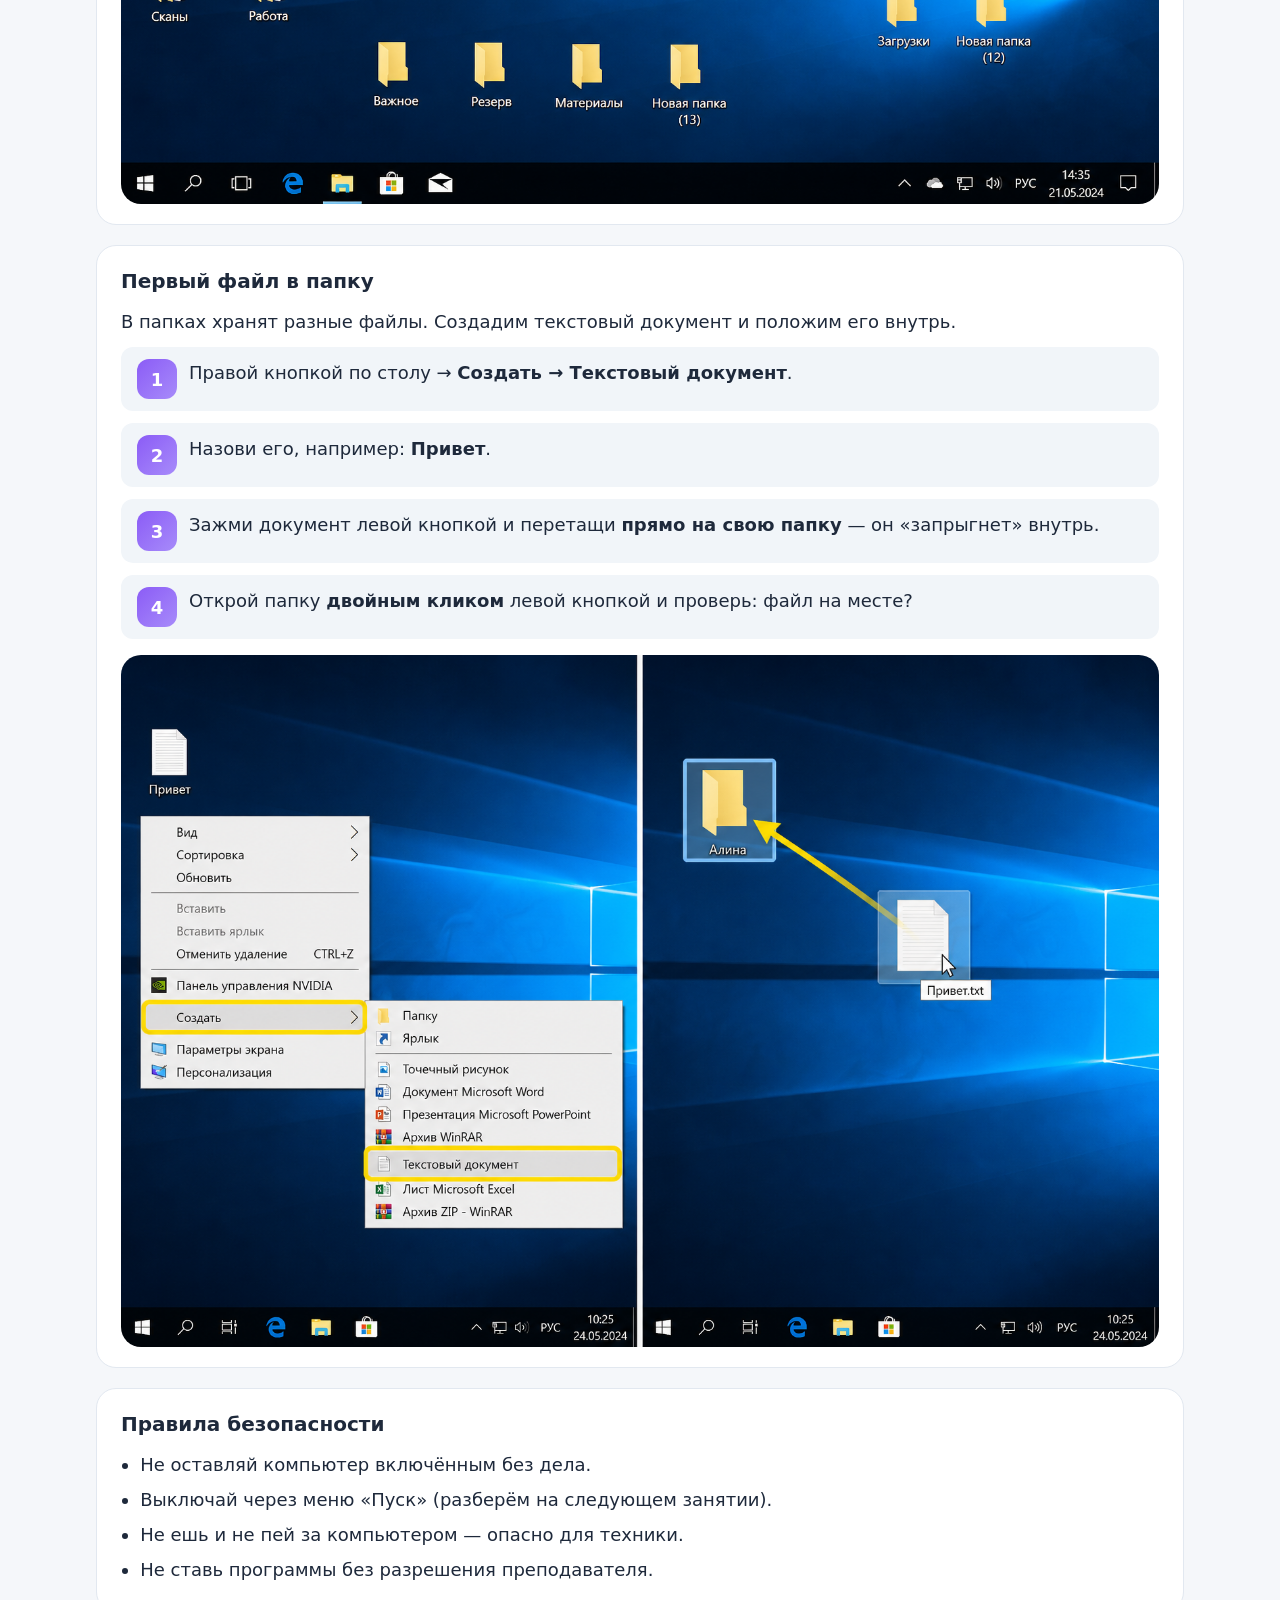
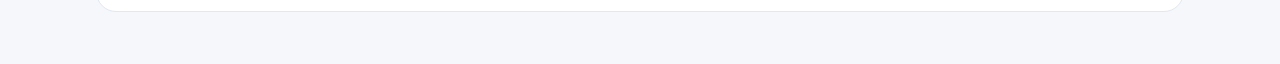
<file: new-method/first-steps-in-it/lessons/01.html>
<!DOCTYPE html>
<html lang="ru" class="page-first-steps-lesson">
<head>
  <meta charset="UTF-8" />
  <meta name="viewport" content="width=device-width, initial-scale=1" />
  <title>Занятие 1 · Первые шаги в IT</title>
  
  <link rel="stylesheet" href="../../styles.css">
</head>
<body>
  <div class="wrap">
    <header class="hero">
      <div class="hero__meta">
        <span class="chip">IT Camp</span>
        <span class="chip">Первые шаги в IT</span>
        <span class="chip">Занятие 1</span>
      </div>
      <h1>Знакомство с компьютером</h1>
      <p>Сегодня узнаем, что умеет компьютер, подружимся с мышью и устроим рабочий стол: папка, фигуры из копий и первый файл внутри.</p>
    </header>

    <section class="card" aria-labelledby="goal">
      <h2 id="goal">Цель занятия</h2>
      <p>К концу урока ты отличишь ввод от вывода, создашь папку, скопируешь объекты мышью и положишь текстовый документ в свой «сундук».</p>
    </section>

    <section class="card" aria-labelledby="warm">
      <h2 id="warm">Какие бывают компьютеры?</h2>
      <p>Ноутбук, моноблок и настольный ПК выглядят по-разному — но это всё компьютеры.</p>
      <p class="muted">Компьютер помогает работать с информацией: картинками, звуком, текстом, играми и сообщениями.</p>
      <figure class="figure">
        <img src="images/kompjutery.png" alt="Ноутбук, моноблок и настольный ПК рядом — это всё компьютеры" width="1536" height="1024" />
        <figcaption>Ноутбук, моноблок и настольный ПК — всё это компьютеры</figcaption>
      </figure>
    </section>

    <section class="card" aria-labelledby="quiz">
      <h2 id="quiz">Игра: ввод или вывод?</h2>
      <p>Устройства <strong>ввода</strong> кладут информацию в компьютер. Устройства <strong>вывода</strong> показывают или проигрывают результат.</p>
      <p class="muted">Нажми правильный ответ для каждого предмета.</p>

      <h3>1. Клавиатура</h3>
      <div class="quiz-grid" data-quiz data-answer="in">
        <button type="button" class="quiz-btn" data-choice="in">Ввод — мы печатаем текст</button>
        <button type="button" class="quiz-btn" data-choice="out">Вывод — компьютер нам показывает</button>
      </div>
      <p class="quiz-feedback" aria-live="polite"></p>

      <h3>2. Монитор</h3>
      <div class="quiz-grid" data-quiz data-answer="out">
        <button type="button" class="quiz-btn" data-choice="in">Ввод</button>
        <button type="button" class="quiz-btn" data-choice="out">Вывод — мы видим картинку</button>
      </div>
      <p class="quiz-feedback" aria-live="polite"></p>

      <h3>3. Мышь</h3>
      <div class="quiz-grid" data-quiz data-answer="in">
        <button type="button" class="quiz-btn" data-choice="in">Ввод — двигаем курсор и кликаем</button>
        <button type="button" class="quiz-btn" data-choice="out">Вывод</button>
      </div>
      <p class="quiz-feedback" aria-live="polite"></p>

      <h3>4. Колонки / наушники</h3>
      <div class="quiz-grid" data-quiz data-answer="out">
        <button type="button" class="quiz-btn" data-choice="in">Ввод</button>
        <button type="button" class="quiz-btn" data-choice="out">Вывод — слышим звук</button>
      </div>
      <p class="quiz-feedback" aria-live="polite"></p>

      <h3>5. Микрофон</h3>
      <div class="quiz-grid" data-quiz data-answer="in">
        <button type="button" class="quiz-btn" data-choice="in">Ввод — записываем звук</button>
        <button type="button" class="quiz-btn" data-choice="out">Вывод</button>
      </div>
      <p class="quiz-feedback" aria-live="polite"></p>
    </section>

    <section class="card" aria-labelledby="devices">
      <h2 id="devices">Короткая шпаргалка</h2>
      <div class="grid-2">
        <div class="mini">
          <h3>Ввод</h3>
          <p>Клавиатура, мышь, микрофон, веб-камера, сканер, геймпад.</p>
        </div>
        <div class="mini">
          <h3>Вывод</h3>
          <p>Монитор, колонки, наушники, принтер.</p>
        </div>
      </div>
      <figure class="figure">
        <img src="images/ustrojstva-vvod-vyvod.png" alt="Слева устройства ввода: мышь и клавиатура; справа устройства вывода: монитор и наушники" width="1536" height="1024" />
        <figcaption>Слева — ввод, справа — вывод</figcaption>
      </figure>
    </section>

    <section class="card" aria-labelledby="sides">
      <h2 id="sides">Где левая, где правая?</h2>
      <p>Сначала подними левую руку, потом правую. На картинке у мыши стороны подписаны на звёздах — так проще запомнить.</p>
      <figure class="figure">
        <img src="images/levaya-pravaya.jpg" alt="Компьютерная мышь показывает левую и правую сторону: на звёздах написано «Левая» и «Правая»" width="1024" height="683" />
        <figcaption>Запомни: левая и правая — это про твои руки. Так же устроены кнопки мыши.</figcaption>
      </figure>
    </section>

    <section class="card" aria-labelledby="mouse">
      <h2 id="mouse">Практика: дружим с мышью</h2>
      <p>Возьми мышь. Поводи ею по столу — на экране двигается стрелка. Это <strong>курсор</strong>.</p>
      <div class="grid-2" style="margin-top: var(--space-4);">
        <div class="mini">
          <h3>Левая кнопка</h3>
          <p>Главная команда: выбрать, открыть (двойной клик), перетащить.</p>
        </div>
        <div class="mini">
          <h3>Правая кнопка</h3>
          <p>Спросить компьютер: «Что можно сделать?» — появится меню.</p>
        </div>
      </div>
    </section>

    <section class="card" aria-labelledby="folder">
      <h2 id="folder">Делаем папку для работ</h2>
      <p>Папка — как «сундук» для файлов. Создадим её на рабочем столе.</p>
      <ol class="steps">
        <li>
          <span class="num">1</span>
          <div>Щёлкни <strong>правой</strong> кнопкой по пустому месту на рабочем столе.</div>
        </li>
        <li>
          <span class="num">2</span>
          <div>Выбери <strong>Создать → Папку</strong>.</div>
        </li>
        <li>
          <span class="num">3</span>
          <div>Назови папку своим именем, например: <strong>Алина</strong>. Если буквы не те — справа внизу переключи язык (РУС / ENG).</div>
        </li>
        <li>
          <span class="num">4</span>
          <div>Кликни по пустому месту стола — имя сохранится.</div>
        </li>
      </ol>
      <figure class="figure">
        <img src="images/sozdat-papku.png" alt="Скриншот: меню «Создать → Папку» с жёлтой обводкой" width="1536" height="1024" />
      </figure>
    </section>

    <section class="card" aria-labelledby="rename">
      <h2 id="rename">Переименуем папку</h2>
      <p>Правой кнопкой по папке → <strong>Переименовать</strong> → напиши новое имя → клик по пустому месту.</p>
      <p class="muted">Быстрый способ: один медленный клик по имени или клавиша <strong>F2</strong>.</p>
      <figure class="figure">
        <img src="images/pereimenovat.png" alt="Скриншот: пункт «Переименовать» в меню папки с жёлтой обводкой" width="1536" height="1024" />
      </figure>
    </section>

    <section class="card" aria-labelledby="copy">
      <h2 id="copy">Копируем и двигаем</h2>
      <p><strong>Копировать</strong> — сделать точную копию. Компьютер «запоминает» объект, а потом мы его вставляем.</p>
      <ol class="steps">
        <li>
          <span class="num">1</span>
          <div>Правой кнопкой по своей папке → <strong>Копировать</strong>.</div>
        </li>
        <li>
          <span class="num">2</span>
          <div>Правой кнопкой по пустому месту стола → <strong>Вставить</strong>. Появится «… — копия».</div>
        </li>
        <li>
          <span class="num">3</span>
          <div>Зажми папку <strong>левой</strong> кнопкой и не отпускай — так её можно перетаскивать.</div>
        </li>
      </ol>
      <figure class="figure">
        <img src="images/kopirovat-vstavit.png" alt="Скриншот: в меню папки выделен пункт «Копировать», на рабочем столе — пункт «Вставить», оба с жёлтой обводкой" width="1536" height="1024" />
      </figure>
    </section>

    <section class="card" aria-labelledby="shapes">
      <h2 id="shapes">Миссия: фигура из папок</h2>
      <p>Скопируй папку несколько раз и расставь копии на рабочем столе так, чтобы получилась фигура. Выбери одну идею — или придумай свою!</p>
      <div class="grid-4">
        <div class="idea">
          <span class="emoji" aria-hidden="true">😊</span>
          <h3>Смайлик</h3>
          <p>Два глаза, щёчки и дуга рта</p>
        </div>
        <div class="idea">
          <span class="emoji" aria-hidden="true">⭐</span>
          <h3>Звездочка</h3>
          <p>Центр и пять лучей вокруг</p>
        </div>
        <div class="idea">
          <span class="emoji" aria-hidden="true">❤️</span>
          <h3>Сердце</h3>
          <p>Два бугорка сверху и остриё снизу</p>
        </div>
        <div class="idea">
          <span class="emoji" aria-hidden="true">🏠</span>
          <h3>Домик</h3>
          <p>Квадрат снизу и треугольная крыша</p>
        </div>
      </div>
      <ol class="steps" style="margin-top: var(--space-4);">
        <li>
          <span class="num">1</span>
          <div>Копируй и вставляй, пока не хватит «деталей».</div>
        </li>
        <li>
          <span class="num">2</span>
          <div>Перетащи папки мышкой — собери фигуру на рабочем столе.</div>
        </li>
        <li>
          <span class="num">3</span>
          <div>Покажи соседу, что получилось!</div>
        </li>
      </ol>
      <figure class="figure">
        <img src="images/figury-iz-papok.png" alt="Четыре примера фигур из папок на рабочем столе: смайлик, звёздочка, сердце и домик" width="1536" height="1024" />
        <figcaption>Примеры: смайлик, звёздочка, сердце и домик — собери любую фигуру из папок</figcaption>
      </figure>
    </section>

    <section class="card" aria-labelledby="select">
      <h2 id="select">Убираем лишнее рамочкой</h2>
      <p>Удалять по одной папке долго. Можно выделить сразу много.</p>
      <ol class="steps">
        <li>
          <span class="num">1</span>
          <div>Зажми левую кнопку в углу стола и тяни мышь — появится синяя рамочка.</div>
        </li>
        <li>
          <span class="num">2</span>
          <div>«Поймай» все лишние копии (свою основную папку оставь снаружи).</div>
        </li>
        <li>
          <span class="num">3</span>
          <div>Правой кнопкой по выделенному → <strong>Удалить</strong>.</div>
        </li>
      </ol>
      <p class="muted">Рамочкой можно не только удалять — так же копируют и открывают сразу несколько объектов.</p>
      <figure class="figure">
        <img src="images/ramochka-vydeleniya.png" alt="Скриншот: синяя рамочка выделения нескольких папок на рабочем столе" width="1536" height="1024" />
      </figure>
    </section>

    <section class="card" aria-labelledby="file">
      <h2 id="file">Первый файл в папку</h2>
      <p>В папках хранят разные файлы. Создадим текстовый документ и положим его внутрь.</p>
      <ol class="steps">
        <li>
          <span class="num">1</span>
          <div>Правой кнопкой по столу → <strong>Создать → Текстовый документ</strong>.</div>
        </li>
        <li>
          <span class="num">2</span>
          <div>Назови его, например: <strong>Привет</strong>.</div>
        </li>
        <li>
          <span class="num">3</span>
          <div>Зажми документ левой кнопкой и перетащи <strong>прямо на свою папку</strong> — он «запрыгнет» внутрь.</div>
        </li>
        <li>
          <span class="num">4</span>
          <div>Открой папку <strong>двойным кликом</strong> левой кнопкой и проверь: файл на месте?</div>
        </li>
      </ol>
      <figure class="figure">
        <img src="images/tekstovyj-v-papku.png" alt="Скриншот: создание текстового документа и перетаскивание файла в папку" width="1536" height="1024" />
      </figure>
    </section>

    <section class="card" aria-labelledby="safe">
      <h2 id="safe">Правила безопасности</h2>
      <ul class="rules">
        <li>Не оставляй компьютер включённым без дела.</li>
        <li>Выключай через меню «Пуск» (разберём на следующем занятии).</li>
        <li>Не ешь и не пей за компьютером — опасно для техники.</li>
        <li>Не ставь программы без разрешения преподавателя.</li>
      </ul>
    </section>

  </div>

  <script>
    document.querySelectorAll("[data-quiz]").forEach((group) => {
      const answer = group.dataset.answer;
      const feedback = group.nextElementSibling;
      group.querySelectorAll(".quiz-btn").forEach((btn) => {
        btn.addEventListener("click", () => {
          const ok = btn.dataset.choice === answer;
          group.querySelectorAll(".quiz-btn").forEach((b) => {
            b.classList.remove("is-correct", "is-wrong");
            b.disabled = true;
          });
          btn.classList.add(ok ? "is-correct" : "is-wrong");
          if (!ok) {
            const right = group.querySelector(`[data-choice="${answer}"]`);
            if (right) right.classList.add("is-correct");
          }
          feedback.textContent = ok ? "Верно! Так держать." : "Почти! Смотри подсветку правильного ответа.";
          feedback.className = "quiz-feedback " + (ok ? "ok" : "bad");
        });
      });
    });
  </script>
</body>
</html>
</file>
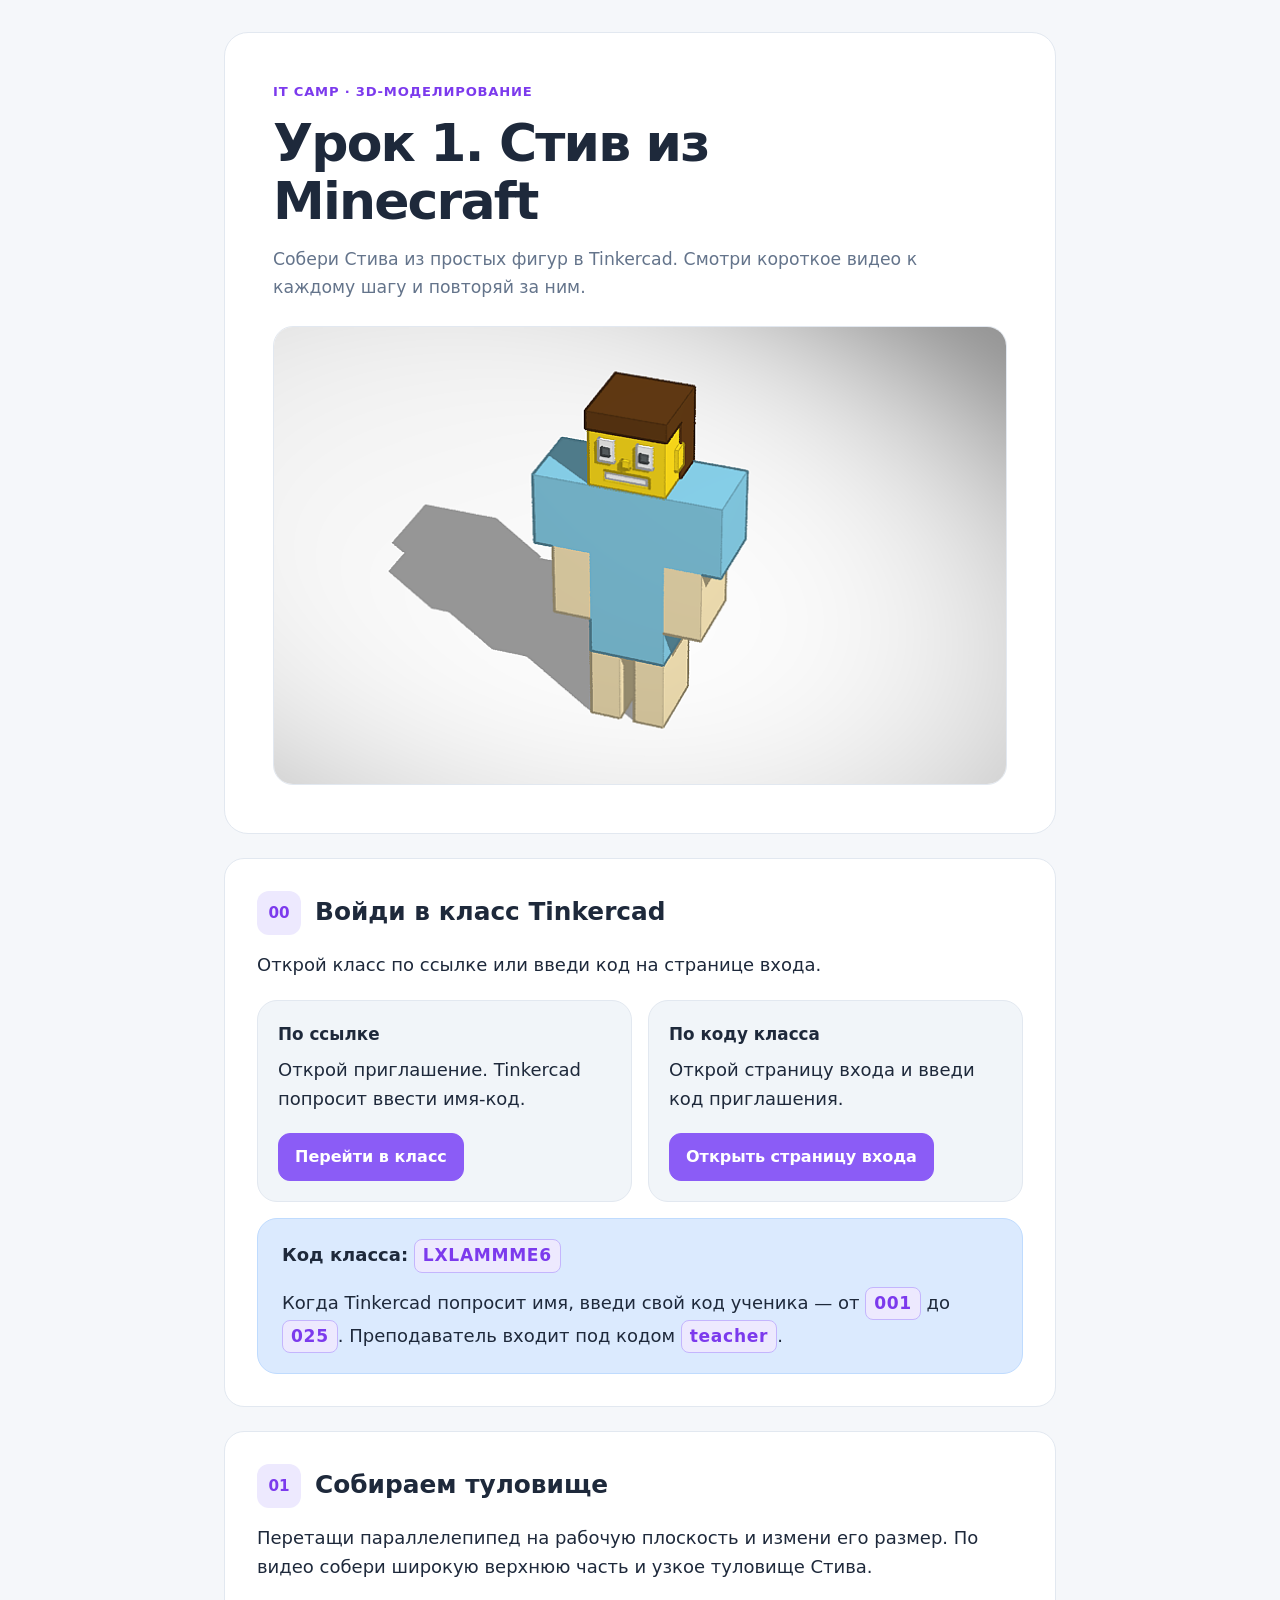
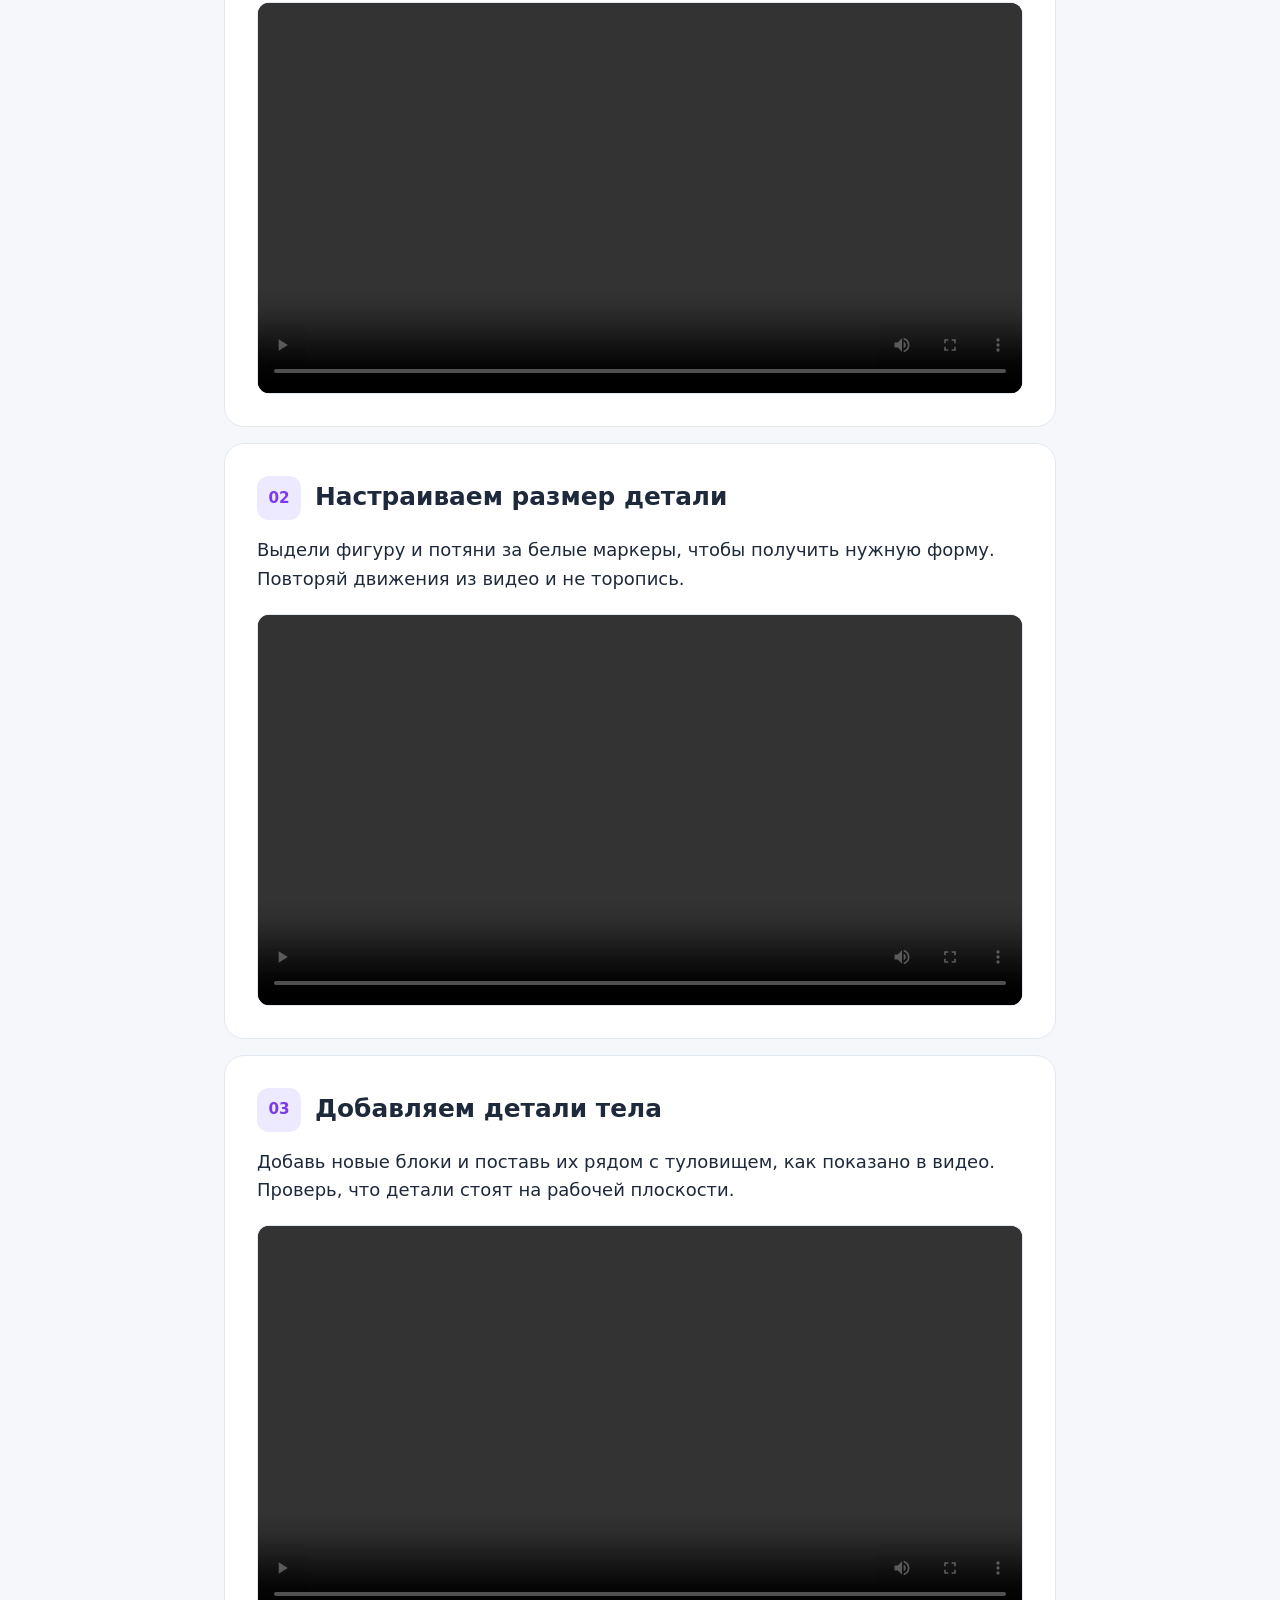
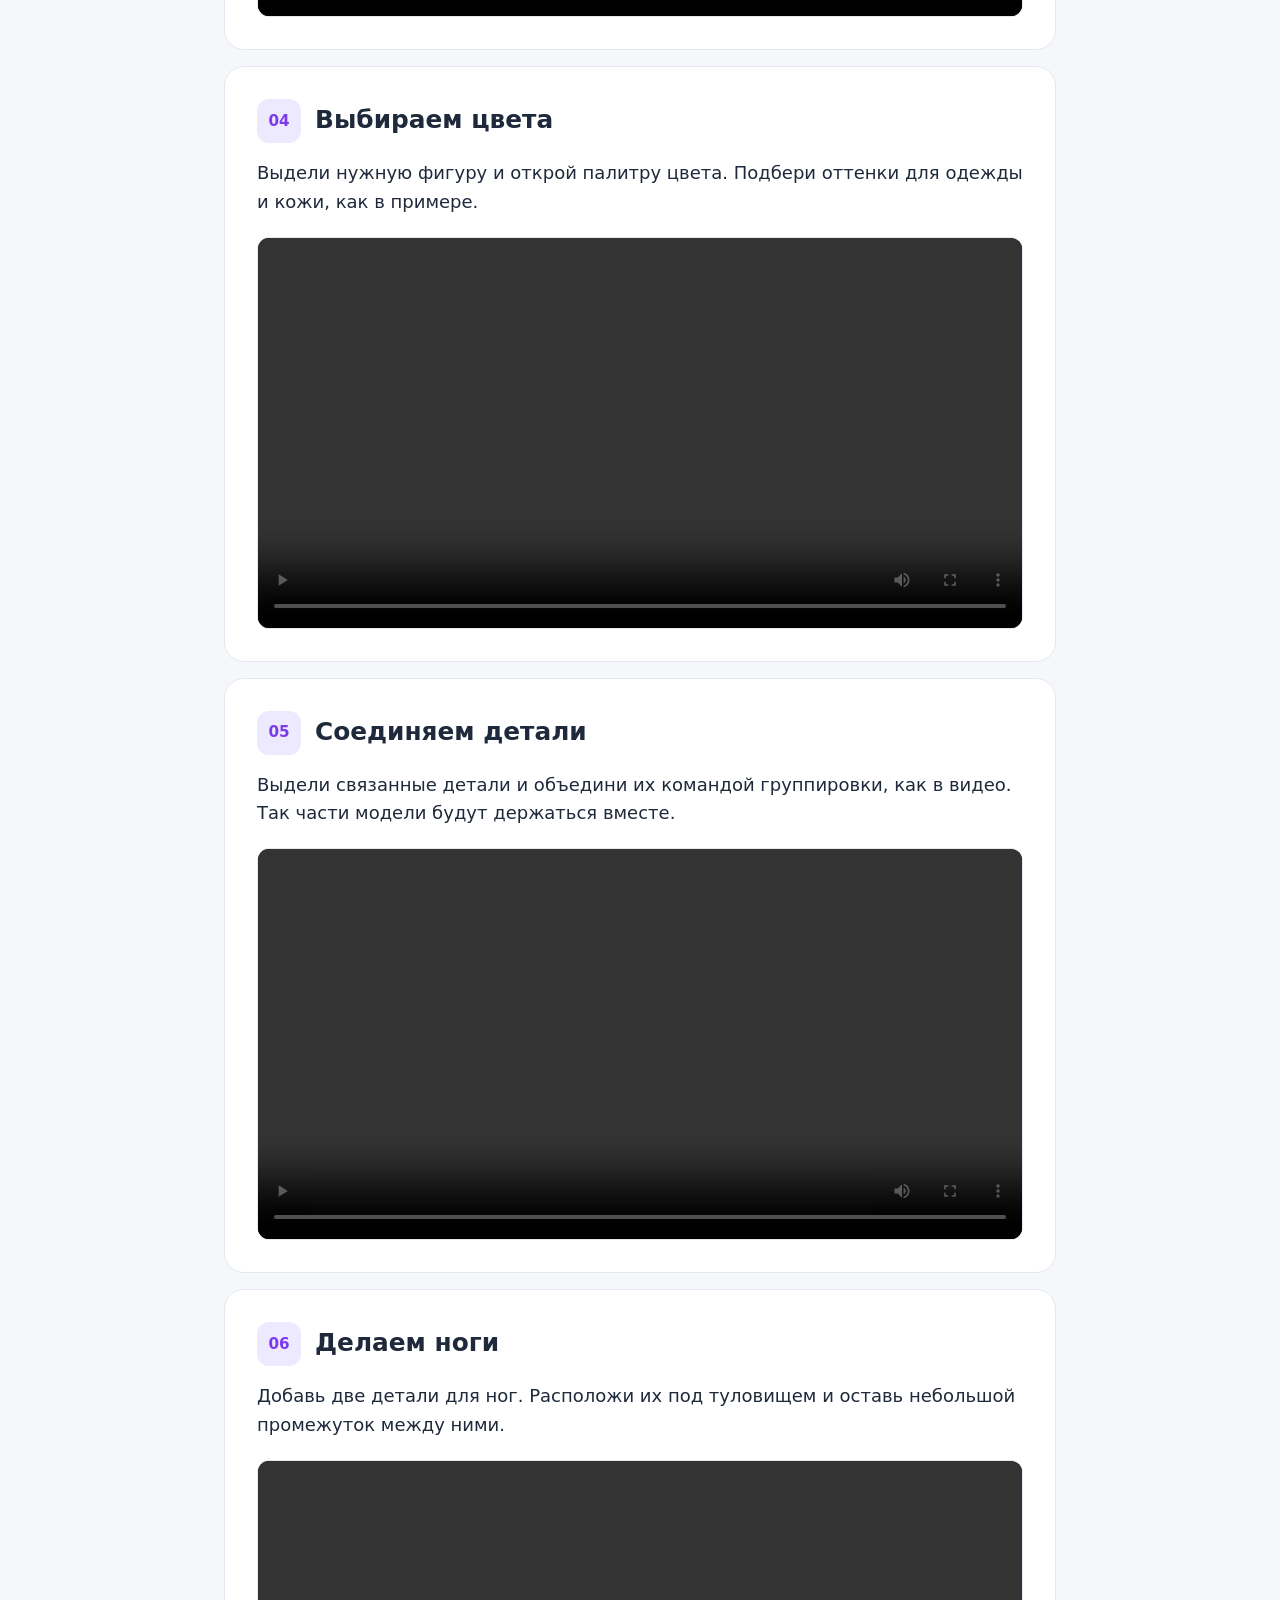
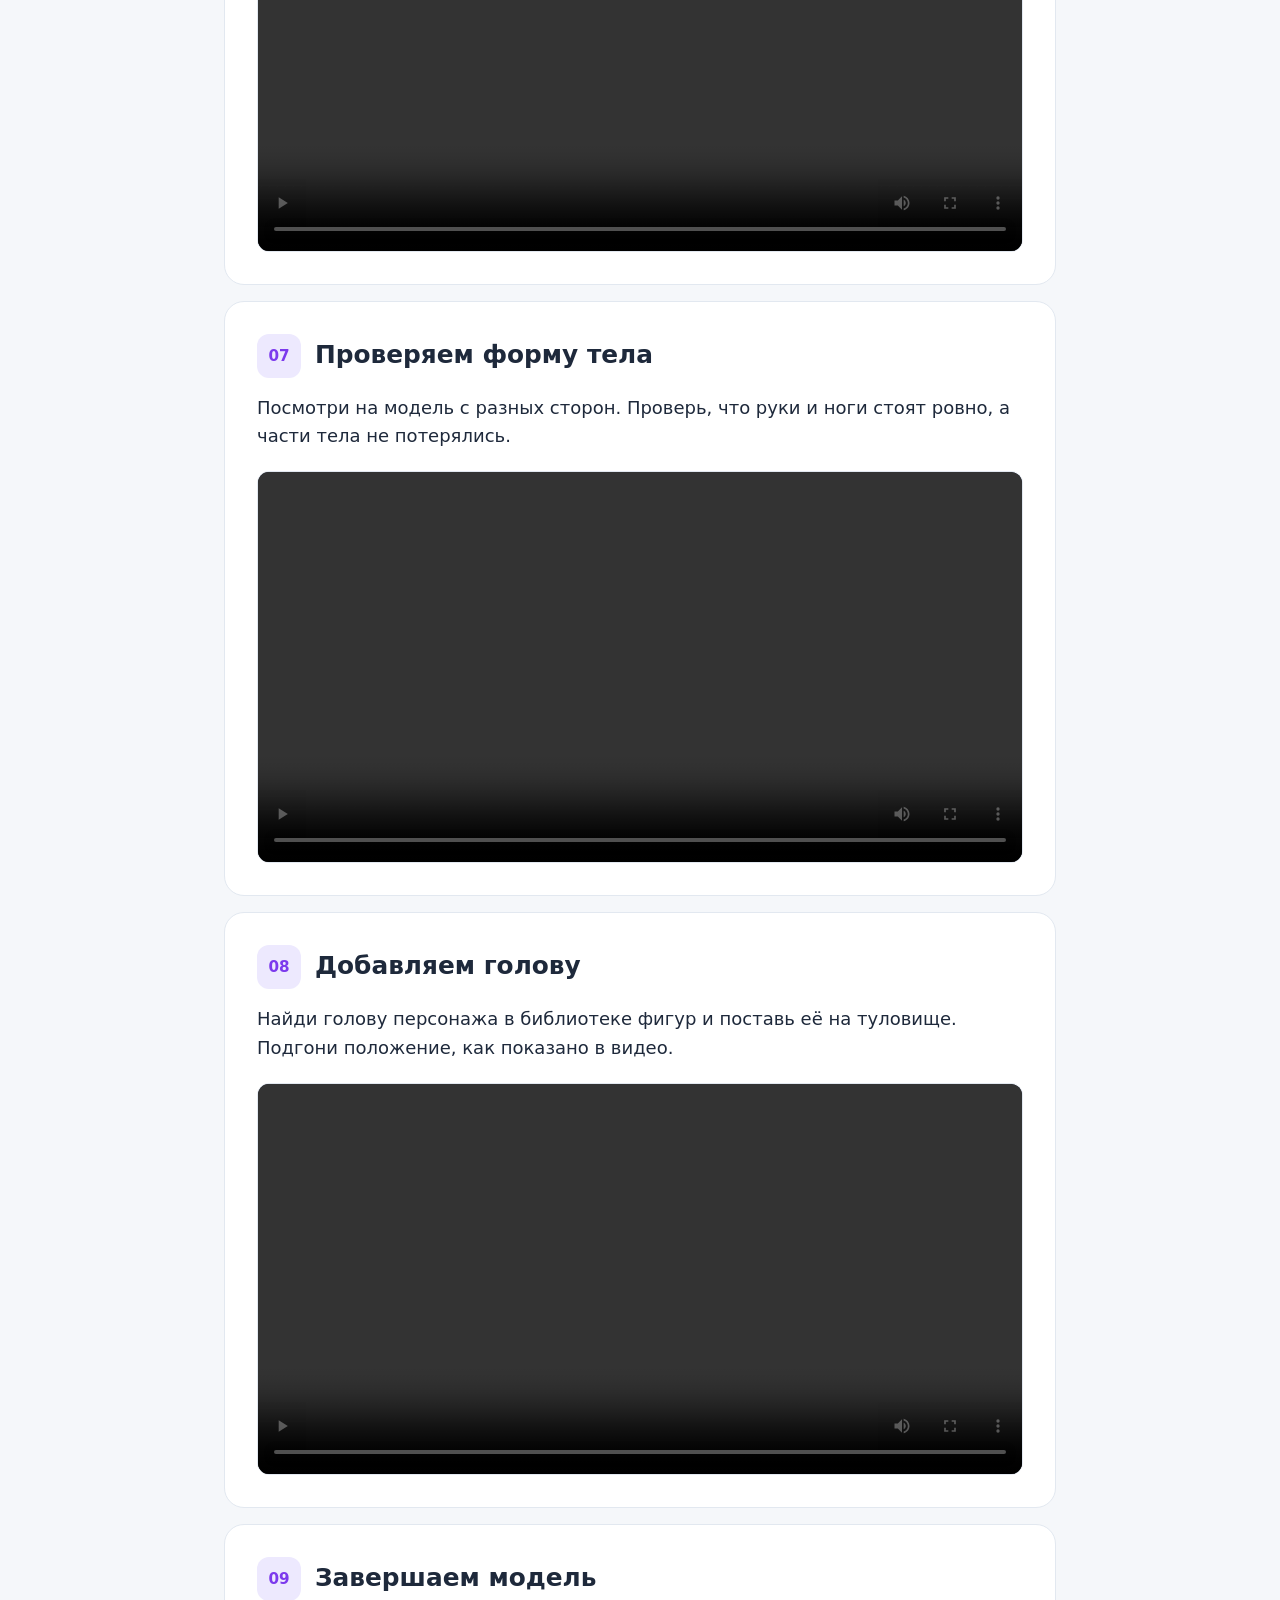
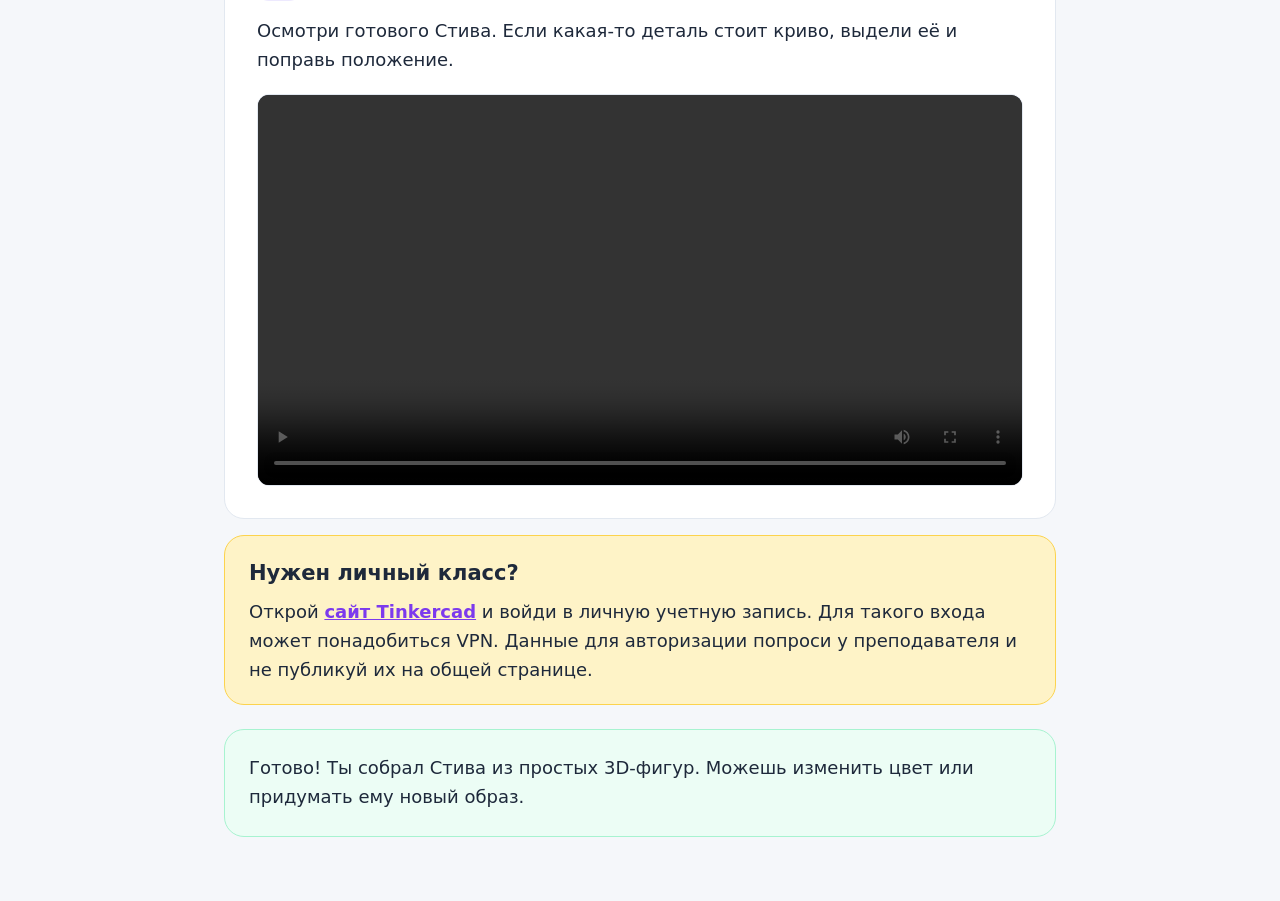
<file: new-method/tinkercad-3d-modeling/lessons/01-steve-from-minecraft.html>
<!doctype html>
<html lang="ru" class="page-tinkercad-steve">
<head>
  <meta charset="utf-8">
  <meta name="viewport" content="width=device-width, initial-scale=1">
  <meta name="theme-color" content="#f5f7fa">
  <meta name="description" content="Собери Стива из Minecraft в Tinkercad шаг за шагом.">
  <title>Урок 1. Стив из Minecraft — IT CAMP</title>
  
  <link rel="stylesheet" href="../../styles.css">
</head>
<body>
  <a class="skip-link" href="#lesson-steps">Перейти к шагам урока</a>
  <main class="page">
    <header class="hero">
      <p class="eyebrow">IT CAMP · 3D-моделирование</p>
      <h1>Урок 1. Стив из Minecraft</h1>
      <p class="intro">Собери Стива из простых фигур в Tinkercad. Смотри короткое видео к каждому шагу и повторяй за ним.</p>
      <figure class="example">
        <img src="01-steve-from-minecraft_files/example-steve.png" alt="Готовая 3D-модель Стива из Minecraft: жёлтое лицо, коричневые волосы и голубая одежда" width="725" height="453">
      </figure>
    </header>

    <section class="step-card" aria-labelledby="join-heading" style="margin-top: 24px;">
      <div class="step-heading">
        <span class="step-number" aria-hidden="true">00</span>
        <h2 id="join-heading">Войди в класс Tinkercad</h2>
      </div>
      <p>Открой класс по ссылке или введи код на странице входа.</p>
      <div class="join-options">
        <div class="option-card">
          <h3>По ссылке</h3>
          <p>Открой приглашение. Tinkercad попросит ввести имя-код.</p>
          <a class="button" href="https://www.tinkercad.com/joinclass/LXLAMMME6" target="_blank" rel="noopener noreferrer">Перейти в класс</a>
        </div>
        <div class="option-card">
          <h3>По коду класса</h3>
          <p>Открой страницу входа и введи код приглашения.</p>
          <a class="button" href="https://www.tinkercad.com/joinclass" target="_blank" rel="noopener noreferrer">Открыть страницу входа</a>
        </div>
      </div>
      <aside class="join-name">
        <p><strong>Код класса:</strong> <span class="code">LXLAMMME6</span></p>
        <p>Когда Tinkercad попросит имя, введи свой код ученика — от <span class="code">001</span> до <span class="code">025</span>. Преподаватель входит под кодом <span class="code">teacher</span>.</p>
      </aside>
    </section>

    <section class="steps" id="lesson-steps" aria-label="Шаги урока">
      <article class="step-card" id="step-01">
        <div class="step-heading">
          <span class="step-number" aria-hidden="true">01</span>
          <h2>Собираем туловище</h2>
        </div>
        <p>Перетащи параллелепипед на рабочую плоскость и измени его размер. По видео собери широкую верхнюю часть и узкое туловище Стива.</p>
        <div class="video-wrap">
          <video controls loop playsinline preload="metadata" width="1920" height="980" aria-label="Видео к шагу 1: Собираем туловище">
            <source src="01-steve-from-minecraft_files/video-01.mp4" type="video/mp4">
            Твой браузер не смог открыть это видео.
          </video>
        </div>
      </article>

      <article class="step-card" id="step-02">
        <div class="step-heading">
          <span class="step-number" aria-hidden="true">02</span>
          <h2>Настраиваем размер детали</h2>
        </div>
        <p>Выдели фигуру и потяни за белые маркеры, чтобы получить нужную форму. Повторяй движения из видео и не торопись.</p>
        <div class="video-wrap">
          <video controls loop playsinline preload="metadata" width="1920" height="980" aria-label="Видео к шагу 2: Настраиваем размер детали">
            <source src="01-steve-from-minecraft_files/video-02.mp4" type="video/mp4">
            Твой браузер не смог открыть это видео.
          </video>
        </div>
      </article>

      <article class="step-card" id="step-03">
        <div class="step-heading">
          <span class="step-number" aria-hidden="true">03</span>
          <h2>Добавляем детали тела</h2>
        </div>
        <p>Добавь новые блоки и поставь их рядом с туловищем, как показано в видео. Проверь, что детали стоят на рабочей плоскости.</p>
        <div class="video-wrap">
          <video controls loop playsinline preload="metadata" width="1920" height="980" aria-label="Видео к шагу 3: Добавляем детали тела">
            <source src="01-steve-from-minecraft_files/video-03.mp4" type="video/mp4">
            Твой браузер не смог открыть это видео.
          </video>
        </div>
      </article>

      <article class="step-card" id="step-04">
        <div class="step-heading">
          <span class="step-number" aria-hidden="true">04</span>
          <h2>Выбираем цвета</h2>
        </div>
        <p>Выдели нужную фигуру и открой палитру цвета. Подбери оттенки для одежды и кожи, как в примере.</p>
        <div class="video-wrap">
          <video controls loop playsinline preload="metadata" width="1920" height="980" aria-label="Видео к шагу 4: Выбираем цвета">
            <source src="01-steve-from-minecraft_files/video-04.mp4" type="video/mp4">
            Твой браузер не смог открыть это видео.
          </video>
        </div>
      </article>

      <article class="step-card" id="step-05">
        <div class="step-heading">
          <span class="step-number" aria-hidden="true">05</span>
          <h2>Соединяем детали</h2>
        </div>
        <p>Выдели связанные детали и объедини их командой группировки, как в видео. Так части модели будут держаться вместе.</p>
        <div class="video-wrap">
          <video controls loop playsinline preload="metadata" width="1920" height="980" aria-label="Видео к шагу 5: Соединяем детали">
            <source src="01-steve-from-minecraft_files/video-05.mp4" type="video/mp4">
            Твой браузер не смог открыть это видео.
          </video>
        </div>
      </article>

      <article class="step-card" id="step-06">
        <div class="step-heading">
          <span class="step-number" aria-hidden="true">06</span>
          <h2>Делаем ноги</h2>
        </div>
        <p>Добавь две детали для ног. Расположи их под туловищем и оставь небольшой промежуток между ними.</p>
        <div class="video-wrap">
          <video controls loop playsinline preload="metadata" width="1920" height="980" aria-label="Видео к шагу 6: Делаем ноги">
            <source src="01-steve-from-minecraft_files/video-06.mp4" type="video/mp4">
            Твой браузер не смог открыть это видео.
          </video>
        </div>
      </article>

      <article class="step-card" id="step-07">
        <div class="step-heading">
          <span class="step-number" aria-hidden="true">07</span>
          <h2>Проверяем форму тела</h2>
        </div>
        <p>Посмотри на модель с разных сторон. Проверь, что руки и ноги стоят ровно, а части тела не потерялись.</p>
        <div class="video-wrap">
          <video controls loop playsinline preload="metadata" width="1920" height="980" aria-label="Видео к шагу 7: Проверяем форму тела">
            <source src="01-steve-from-minecraft_files/video-07.mp4" type="video/mp4">
            Твой браузер не смог открыть это видео.
          </video>
        </div>
      </article>

      <article class="step-card" id="step-08">
        <div class="step-heading">
          <span class="step-number" aria-hidden="true">08</span>
          <h2>Добавляем голову</h2>
        </div>
        <p>Найди голову персонажа в библиотеке фигур и поставь её на туловище. Подгони положение, как показано в видео.</p>
        <div class="video-wrap">
          <video controls loop playsinline preload="metadata" width="1920" height="980" aria-label="Видео к шагу 8: Добавляем голову">
            <source src="01-steve-from-minecraft_files/video-08.mp4" type="video/mp4">
            Твой браузер не смог открыть это видео.
          </video>
        </div>
      </article>

      <article class="step-card" id="step-09">
        <div class="step-heading">
          <span class="step-number" aria-hidden="true">09</span>
          <h2>Завершаем модель</h2>
        </div>
        <p>Осмотри готового Стива. Если какая-то деталь стоит криво, выдели её и поправь положение.</p>
        <div class="video-wrap">
          <video controls loop playsinline preload="metadata" width="1920" height="980" aria-label="Видео к шагу 9: Завершаем модель">
            <source src="01-steve-from-minecraft_files/video-09.mp4" type="video/mp4">
            Твой браузер не смог открыть это видео.
          </video>
        </div>
      </article>
    </section>

    <aside class="note">
      <h3>Нужен личный класс?</h3>
      <p>Открой <a href="https://www.tinkercad.com" target="_blank" rel="noopener noreferrer">сайт Tinkercad</a> и войди в личную учетную запись. Для такого входа может понадобиться VPN. Данные для авторизации попроси у преподавателя и не публикуй их на общей странице.</p>
    </aside>

    <aside class="finish">
      <p>Готово! Ты собрал Стива из простых 3D-фигур. Можешь изменить цвет или придумать ему новый образ.</p>
    </aside>
  </main>
</body>
</html>
</file>
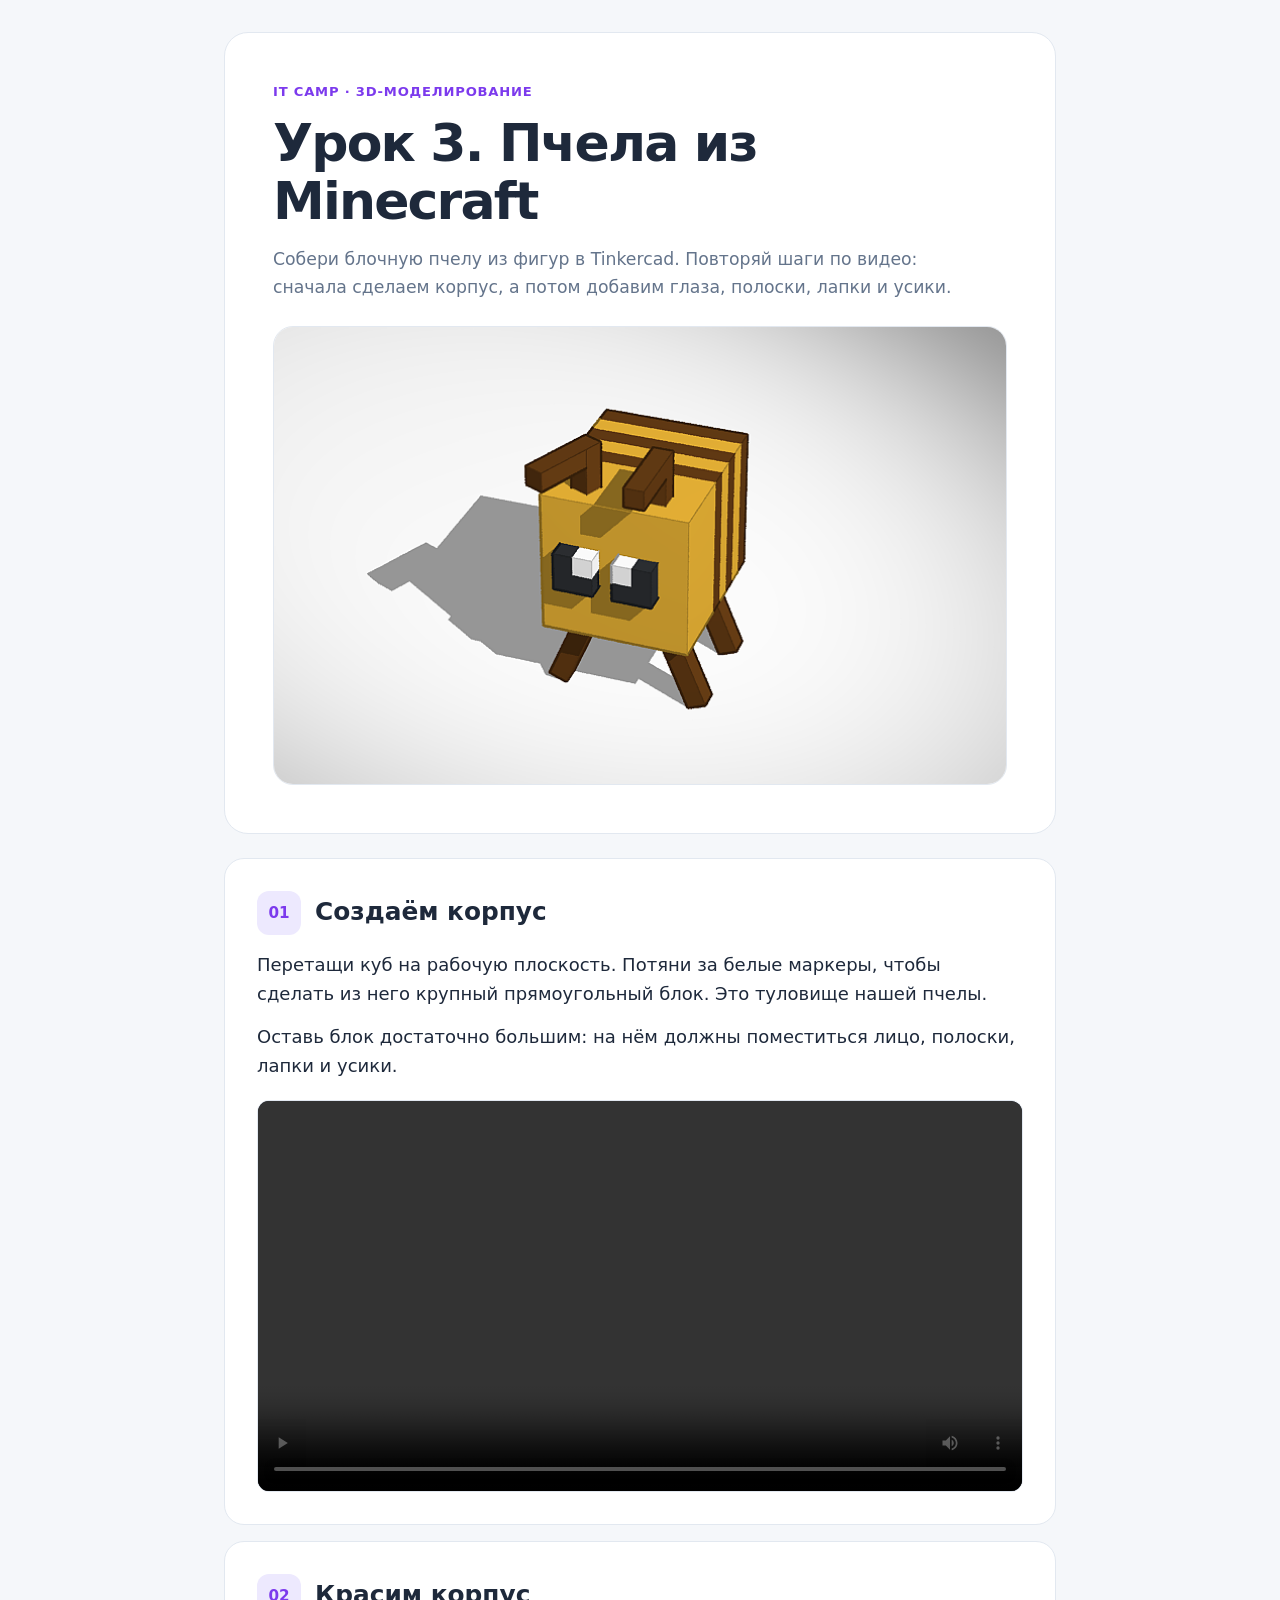
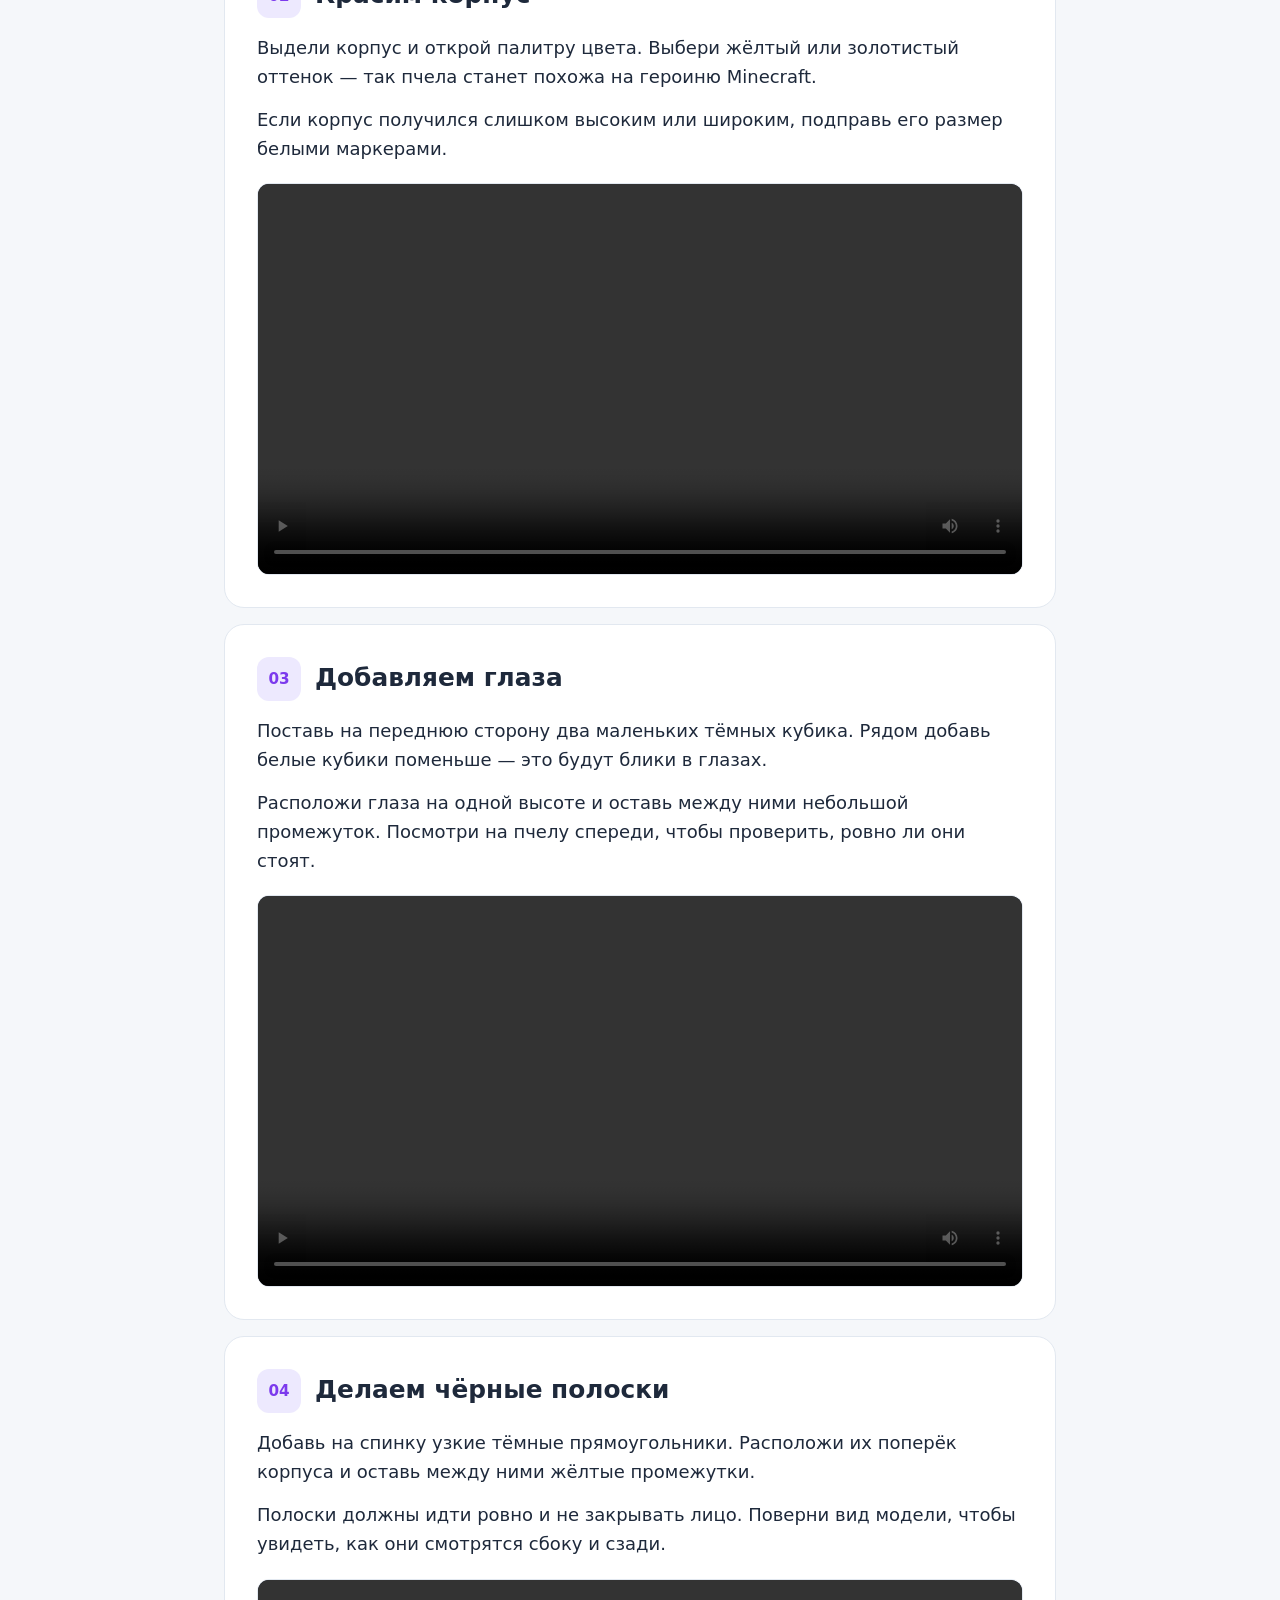
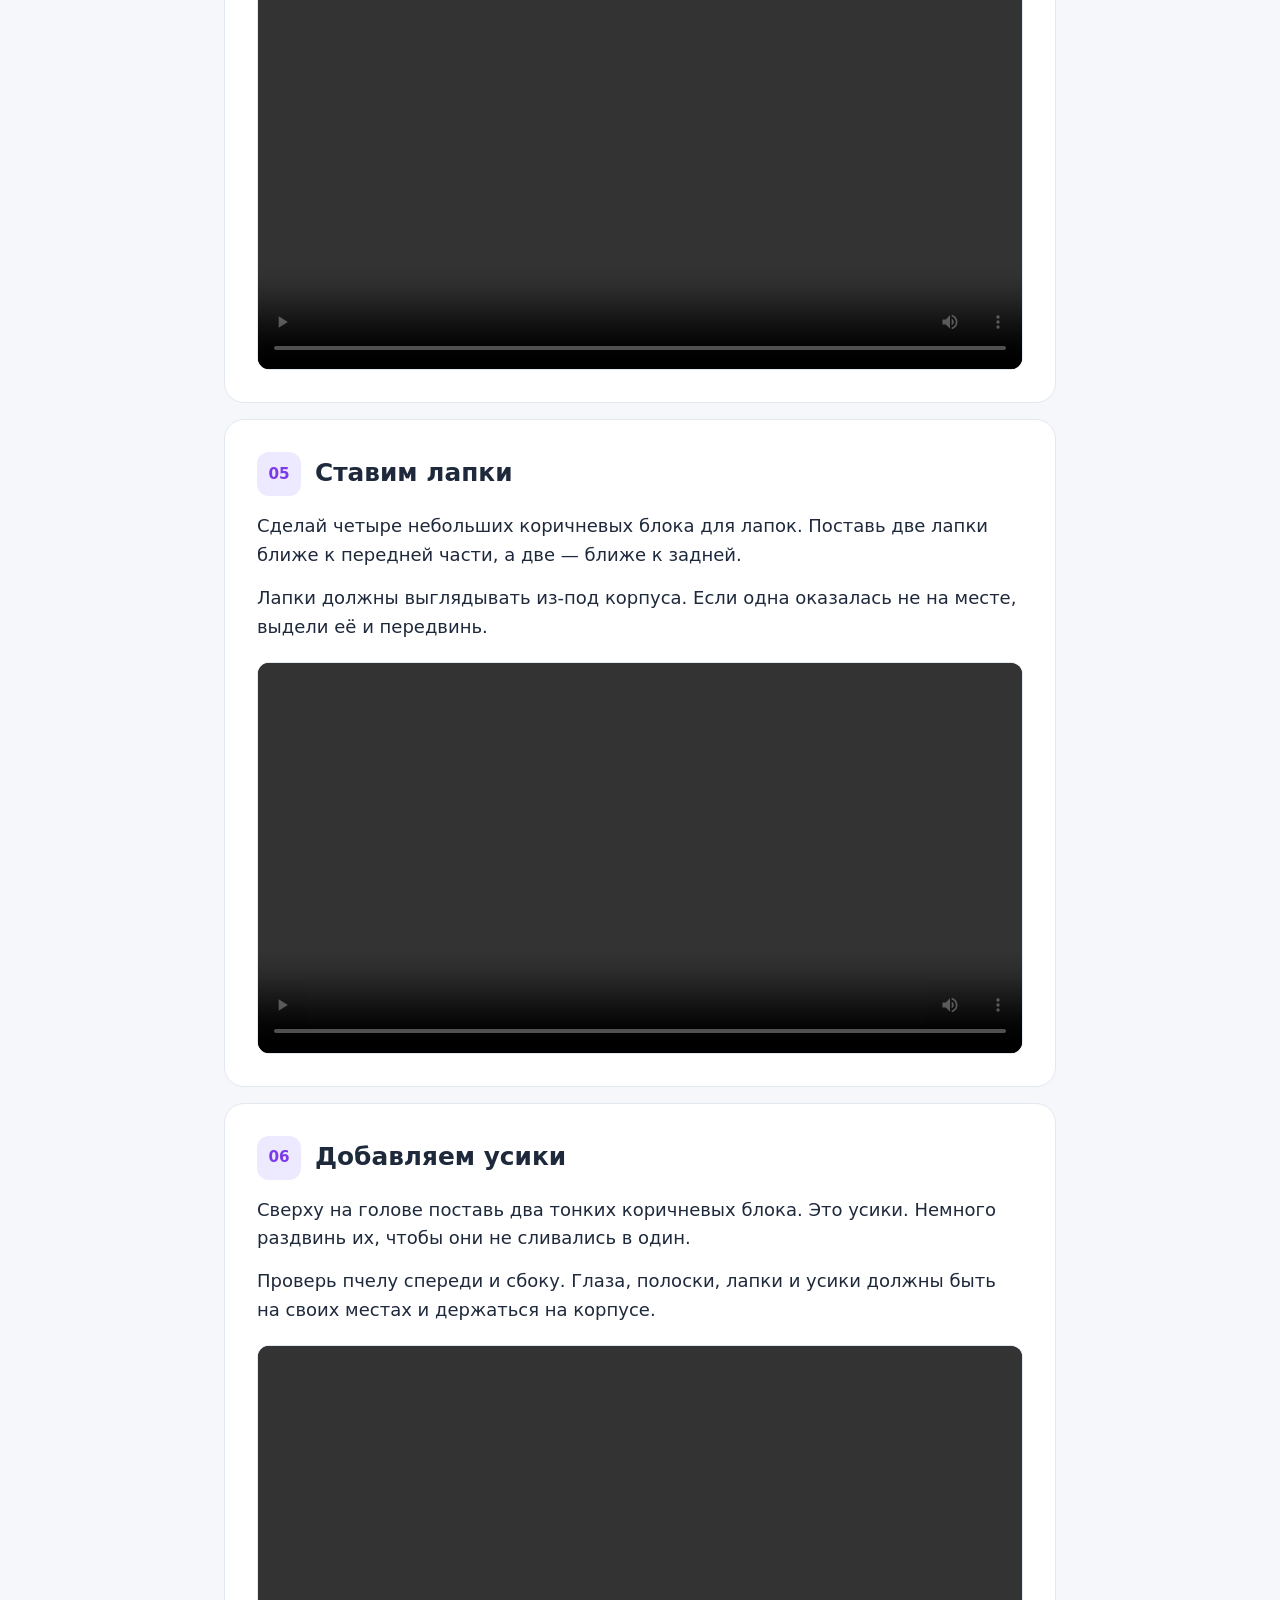
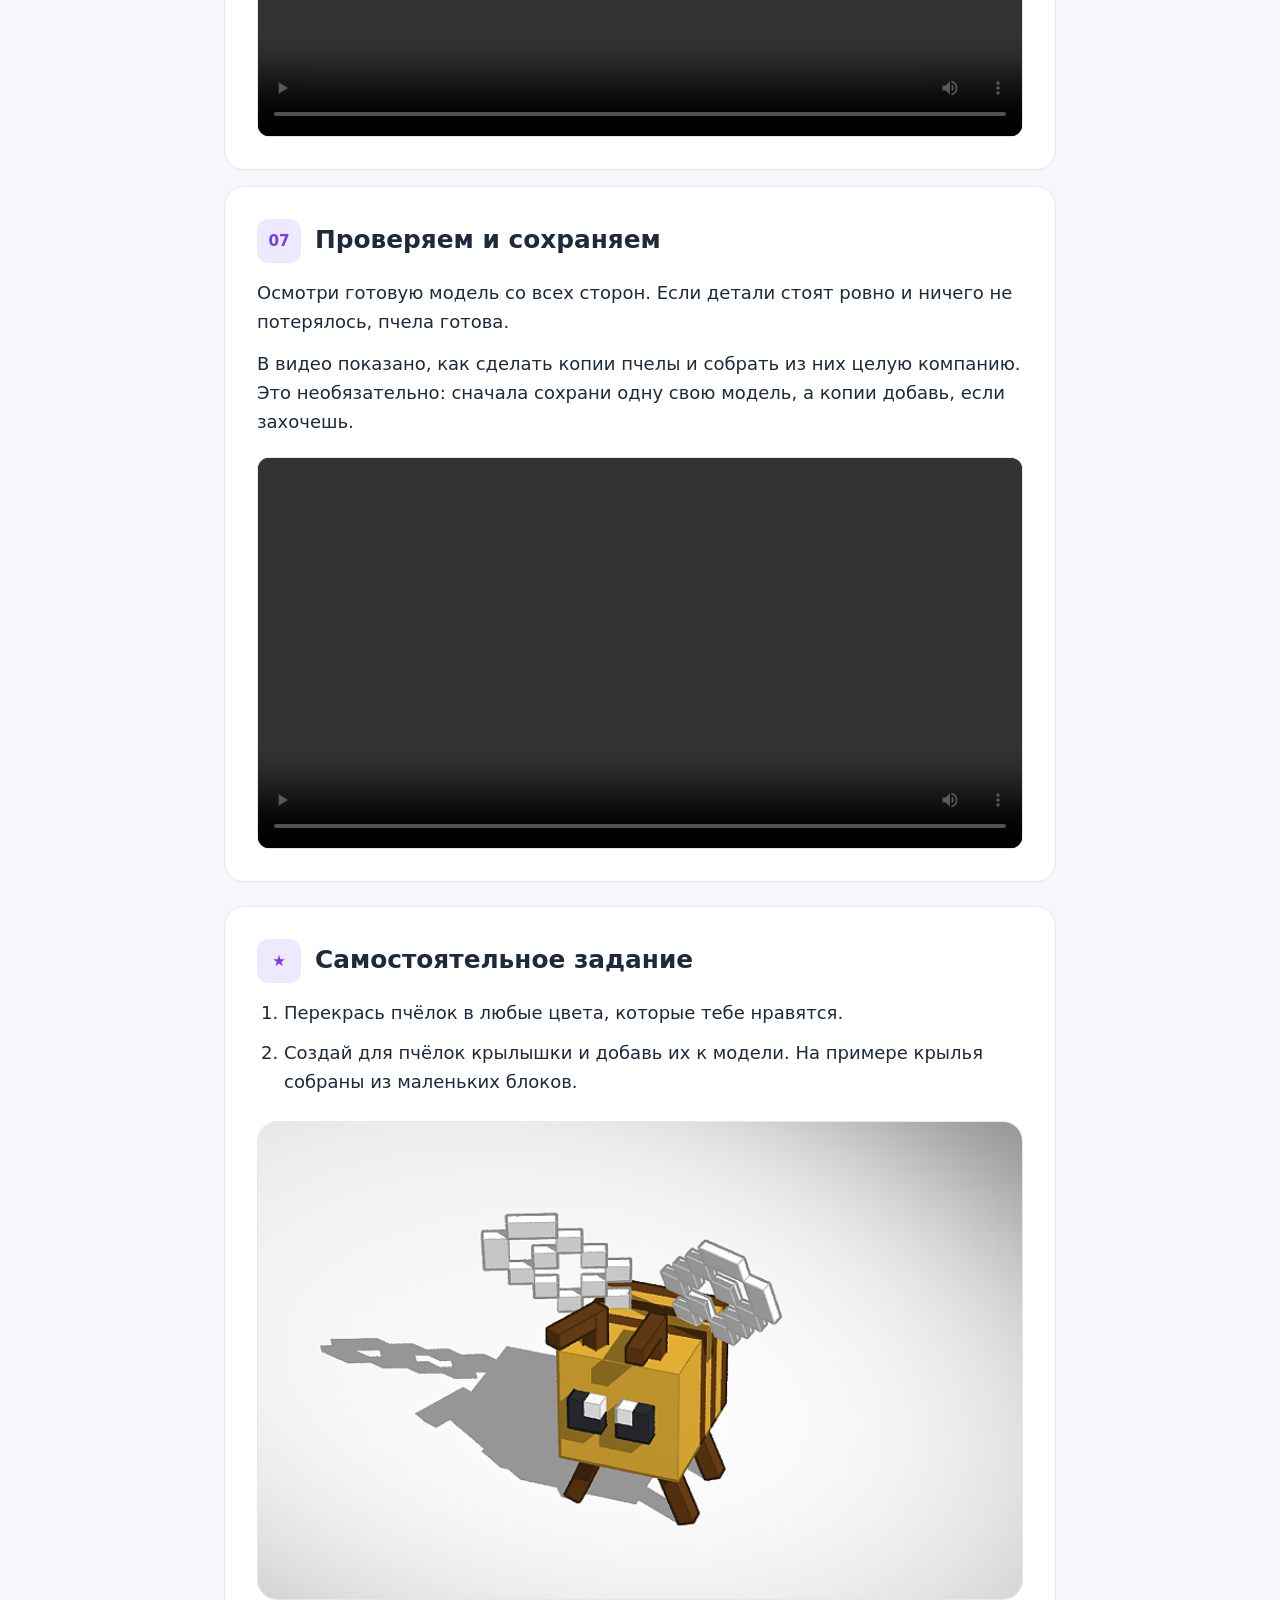
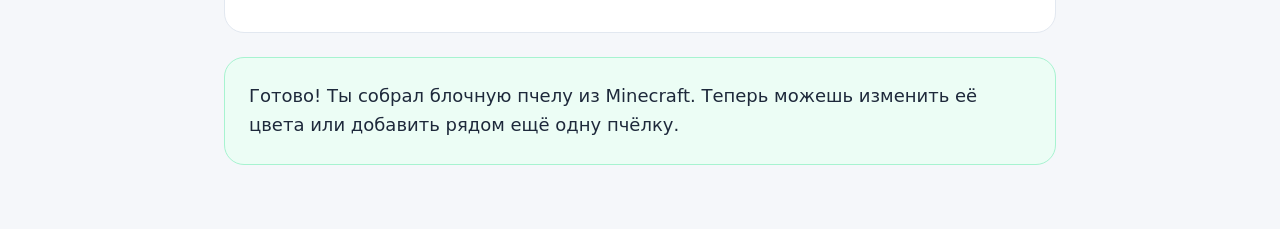
<file: new-method/tinkercad-3d-modeling/lessons/03-bee-from-minecraft.html>
<!doctype html>
<html lang="ru" class="page-tinkercad-bee">
<head>
  <meta charset="utf-8">
  <meta name="viewport" content="width=device-width, initial-scale=1">
  <meta name="theme-color" content="#f5f7fa">
  <meta name="description" content="Собери блочную пчелу из Minecraft в Tinkercad шаг за шагом.">
  <title>Урок 3. Пчела из Minecraft — IT CAMP</title>
  
  <link rel="stylesheet" href="../../styles.css">
</head>
<body>
  <a class="skip-link" href="#lesson-steps">Перейти к шагам урока</a>
  <main class="page">
    <header class="hero">
      <p class="eyebrow">IT CAMP · 3D-моделирование</p>
      <h1>Урок 3. Пчела из Minecraft</h1>
      <p class="intro">Собери блочную пчелу из фигур в Tinkercad. Повторяй шаги по видео: сначала сделаем корпус, а потом добавим глаза, полоски, лапки и усики.</p>
      <figure class="example">
        <img src="03-bee-from-minecraft_files/example-bee.png" alt="Готовая 3D-модель пчелы из Minecraft: жёлтый кубический корпус, чёрные полоски, большие глаза, коричневые лапки и усики" width="725" height="453">
      </figure>
    </header>

    <section class="steps" id="lesson-steps" aria-label="Шаги урока">
      <article class="step-card" id="step-01">
        <div class="step-heading">
          <span class="step-number" aria-hidden="true">01</span>
          <h2>Создаём корпус</h2>
        </div>
        <p>Перетащи куб на рабочую плоскость. Потяни за белые маркеры, чтобы сделать из него крупный прямоугольный блок. Это туловище нашей пчелы.</p>
        <p>Оставь блок достаточно большим: на нём должны поместиться лицо, полоски, лапки и усики.</p>
        <div class="video-wrap">
          <video controls loop playsinline preload="metadata" width="1920" height="980" aria-label="Видео к шагу 1: Создаём корпус">
            <source src="03-bee-from-minecraft_files/video-01.mp4" type="video/mp4">
            Твой браузер не смог открыть это видео.
          </video>
        </div>
      </article>

      <article class="step-card" id="step-02">
        <div class="step-heading">
          <span class="step-number" aria-hidden="true">02</span>
          <h2>Красим корпус</h2>
        </div>
        <p>Выдели корпус и открой палитру цвета. Выбери жёлтый или золотистый оттенок — так пчела станет похожа на героиню Minecraft.</p>
        <p>Если корпус получился слишком высоким или широким, подправь его размер белыми маркерами.</p>
        <div class="video-wrap">
          <video controls loop playsinline preload="metadata" width="1920" height="980" aria-label="Видео к шагу 2: Красим корпус">
            <source src="03-bee-from-minecraft_files/video-02.mp4" type="video/mp4">
            Твой браузер не смог открыть это видео.
          </video>
        </div>
      </article>

      <article class="step-card" id="step-03">
        <div class="step-heading">
          <span class="step-number" aria-hidden="true">03</span>
          <h2>Добавляем глаза</h2>
        </div>
        <p>Поставь на переднюю сторону два маленьких тёмных кубика. Рядом добавь белые кубики поменьше — это будут блики в глазах.</p>
        <p>Расположи глаза на одной высоте и оставь между ними небольшой промежуток. Посмотри на пчелу спереди, чтобы проверить, ровно ли они стоят.</p>
        <div class="video-wrap">
          <video controls loop playsinline preload="metadata" width="1920" height="980" aria-label="Видео к шагу 3: Добавляем глаза">
            <source src="03-bee-from-minecraft_files/video-03.mp4" type="video/mp4">
            Твой браузер не смог открыть это видео.
          </video>
        </div>
      </article>

      <article class="step-card" id="step-04">
        <div class="step-heading">
          <span class="step-number" aria-hidden="true">04</span>
          <h2>Делаем чёрные полоски</h2>
        </div>
        <p>Добавь на спинку узкие тёмные прямоугольники. Расположи их поперёк корпуса и оставь между ними жёлтые промежутки.</p>
        <p>Полоски должны идти ровно и не закрывать лицо. Поверни вид модели, чтобы увидеть, как они смотрятся сбоку и сзади.</p>
        <div class="video-wrap">
          <video controls loop playsinline preload="metadata" width="1920" height="980" aria-label="Видео к шагу 4: Делаем чёрные полоски">
            <source src="03-bee-from-minecraft_files/video-04.mp4" type="video/mp4">
            Твой браузер не смог открыть это видео.
          </video>
        </div>
      </article>

      <article class="step-card" id="step-05">
        <div class="step-heading">
          <span class="step-number" aria-hidden="true">05</span>
          <h2>Ставим лапки</h2>
        </div>
        <p>Сделай четыре небольших коричневых блока для лапок. Поставь две лапки ближе к передней части, а две — ближе к задней.</p>
        <p>Лапки должны выглядывать из-под корпуса. Если одна оказалась не на месте, выдели её и передвинь.</p>
        <div class="video-wrap">
          <video controls loop playsinline preload="metadata" width="1920" height="980" aria-label="Видео к шагу 5: Ставим лапки">
            <source src="03-bee-from-minecraft_files/video-05.mp4" type="video/mp4">
            Твой браузер не смог открыть это видео.
          </video>
        </div>
      </article>

      <article class="step-card" id="step-06">
        <div class="step-heading">
          <span class="step-number" aria-hidden="true">06</span>
          <h2>Добавляем усики</h2>
        </div>
        <p>Сверху на голове поставь два тонких коричневых блока. Это усики. Немного раздвинь их, чтобы они не сливались в один.</p>
        <p>Проверь пчелу спереди и сбоку. Глаза, полоски, лапки и усики должны быть на своих местах и держаться на корпусе.</p>
        <div class="video-wrap">
          <video controls loop playsinline preload="metadata" width="1920" height="980" aria-label="Видео к шагу 6: Добавляем усики">
            <source src="03-bee-from-minecraft_files/video-06.mp4" type="video/mp4">
            Твой браузер не смог открыть это видео.
          </video>
        </div>
      </article>

      <article class="step-card" id="step-07">
        <div class="step-heading">
          <span class="step-number" aria-hidden="true">07</span>
          <h2>Проверяем и сохраняем</h2>
        </div>
        <p>Осмотри готовую модель со всех сторон. Если детали стоят ровно и ничего не потерялось, пчела готова.</p>
        <p>В видео показано, как сделать копии пчелы и собрать из них целую компанию. Это необязательно: сначала сохрани одну свою модель, а копии добавь, если захочешь.</p>
        <div class="video-wrap">
          <video controls loop playsinline preload="metadata" width="1920" height="980" aria-label="Видео к шагу 7: Проверяем и сохраняем модель">
            <source src="03-bee-from-minecraft_files/video-07.mp4" type="video/mp4">
            Твой браузер не смог открыть это видео.
          </video>
        </div>
      </article>
    </section>

    <section class="step-card assignment" aria-labelledby="assignment-heading">
      <div class="step-heading">
        <span class="step-number" aria-hidden="true">★</span>
        <h2 id="assignment-heading">Самостоятельное задание</h2>
      </div>
      <ol class="assignment-list">
        <li>Перекрась пчёлок в любые цвета, которые тебе нравятся.</li>
        <li>Создай для пчёлок крылышки и добавь их к модели. На примере крылья собраны из маленьких блоков.</li>
      </ol>
      <figure class="example">
        <img src="03-bee-from-minecraft_files/example-bee-with-wings.png" alt="Пример пчелы из Minecraft с двумя крыльями, собранными из небольших светлых блоков" width="1164" height="637" loading="lazy">
      </figure>
    </section>

    <aside class="finish">
      <p>Готово! Ты собрал блочную пчелу из Minecraft. Теперь можешь изменить её цвета или добавить рядом ещё одну пчёлку.</p>
    </aside>
  </main>
</body>
</html>
</file>
<file: new-method/styles.css>
/* Shared stylesheet for method pages. */

/* index.html */

    html.page-index {
      --color-primary: #8b5cf6;
      --color-primary-dark: #7c3aed;
      --color-primary-light: #ede9fe;
      --color-secondary: #3b82f6;
      --color-bg-page: #f5f7fa;
      --color-bg-card: #ffffff;
      --color-bg-muted: #f1f5f9;
      --color-text-primary: #1e293b;
      --color-text-secondary: #64748b;
      --color-text-inverse: #ffffff;
      --color-border: #e2e8f0;
      --gradient-primary: linear-gradient(135deg, #8b5cf6 0%, #a78bfa 100%);
      --gradient-secondary: linear-gradient(135deg, #3b82f6 0%, #60a5fa 100%);
      --radius-md: 12px;
      --radius-card: 20px;
      --radius-xl: 24px;
      --font-base: "Nunito", system-ui, -apple-system, "Segoe UI", sans-serif;
      --content-width: 72rem;
    }

    html.page-index * { box-sizing: border-box; }
    html.page-index { scroll-behavior: smooth; }
    html.page-index body {
      margin: 0;
      font-family: var(--font-base);
      line-height: 1.5;
      color: var(--color-text-primary);
      background: var(--color-bg-page);
    }
    html.page-index a {
      color: inherit;
      text-decoration: none;
    }
    html.page-index .page {
      max-width: var(--content-width);
      width: min(100% - 32px, var(--content-width));
      margin: 0 auto;
      padding: 32px 0 64px;
    }
    html.page-index .hero {
      background: var(--gradient-primary);
      color: var(--color-text-inverse);
      border-radius: var(--radius-xl);
      padding: clamp(24px, 5vw, 48px);
      margin-bottom: 24px;
    }
    html.page-index .hero__meta {
      display: flex;
      flex-wrap: wrap;
      gap: 8px;
      margin-bottom: 16px;
    }
    html.page-index .chip {
      border-radius: var(--radius-md);
      background: rgba(255, 255, 255, 0.18);
      padding: 6px 12px;
      font-size: 0.85rem;
      font-weight: 700;
      letter-spacing: 0.02em;
    }
    html.page-index h1 {
      margin: 0 0 12px;
      font-size: clamp(2rem, 5vw, 3rem);
      line-height: 1.1;
    }
    html.page-index .hero p {
      margin: 0;
      max-width: 42rem;
      opacity: 0.96;
      font-size: 1.05rem;
    }
    html.page-index .section {
      background: var(--color-bg-card);
      border: 1px solid var(--color-border);
      border-radius: var(--radius-card);
      padding: 24px;
      margin-bottom: 24px;
    }
    html.page-index .section__head {
      display: flex;
      justify-content: space-between;
      align-items: center;
      gap: 16px;
      margin-bottom: 16px;
    }
    html.page-index .section h2 {
      margin: 0;
      font-size: clamp(1.3rem, 3vw, 1.7rem);
    }
    html.page-index .section__count {
      color: var(--color-text-secondary);
      font-size: 0.82rem;
      font-weight: 700;
      text-transform: uppercase;
      letter-spacing: 0.06em;
    }
    html.page-index .section__note {
      margin: 0 0 20px;
      color: var(--color-text-secondary);
      font-size: 0.98rem;
    }
    html.page-index .grid {
      display: grid;
      grid-template-columns: repeat(auto-fit, minmax(220px, 1fr));
      gap: 16px;
    }
    html.page-index .tile {
      display: flex;
      flex-direction: column;
      justify-content: space-between;
      min-height: 180px;
      padding: 18px 18px 16px;
      background: linear-gradient(180deg, var(--color-bg-card) 0%, var(--color-bg-muted) 100%);
      border: 1px solid var(--color-border);
      border-radius: var(--radius-card);
      transition: transform 0.15s ease, border-color 0.15s ease, box-shadow 0.15s ease;
    }
    html.page-index .tile:hover {
      transform: translateY(-2px);
      border-color: var(--color-primary);
      box-shadow: 0 8px 20px rgba(139, 92, 246, 0.08);
    }
    html.page-index .tile__top {
      display: flex;
      justify-content: space-between;
      align-items: flex-start;
      gap: 12px;
    }
    html.page-index .tile__icon {
      width: 40px;
      height: 40px;
      display: grid;
      place-items: center;
      border-radius: 12px;
      background: var(--gradient-secondary);
      color: var(--color-text-inverse);
      font-size: 1.2rem;
      font-weight: 800;
    }
    html.page-index .tile__tag {
      font-size: 0.72rem;
      font-weight: 800;
      letter-spacing: 0.06em;
      text-transform: uppercase;
      color: var(--color-primary-dark);
      background: var(--color-primary-light);
      border-radius: 999px;
      padding: 6px 9px;
    }
    html.page-index .tile h3 {
      margin: 16px 0 8px;
      font-size: 1.1rem;
      line-height: 1.3;
    }
    html.page-index .tile p {
      margin: 0;
      color: var(--color-text-secondary);
      font-size: 0.95rem;
    }
    html.page-index .tile__footer {
      display: flex;
      justify-content: space-between;
      align-items: center;
      margin-top: 16px;
      color: var(--color-text-secondary);
      font-size: 0.8rem;
      font-weight: 700;
    }
    html.page-index .arrow {
      color: var(--color-primary-dark);
      font-size: 1.15rem;
    }
    @media (max-width: 560px) {
      html.page-index .page { width: min(100% - 20px, var(--content-width)); }
      html.page-index .section { padding: 18px; }
      html.page-index .section__head { align-items: flex-start; flex-direction: column; }
    }
  

/* new-method/first-steps-in-it/lessons/01.html */

    html.page-first-steps-lesson {
      --color-primary: #8b5cf6;
      --color-primary-hover: #7c3aed;
      --color-primary-light: #ede9fe;
      --color-secondary: #3b82f6;
      --color-secondary-light: #dbeafe;
      --color-success: #10b981;
      --color-success-light: #d1fae5;
      --color-warning: #f59e0b;
      --color-warning-light: #fef3c7;
      --color-error: #ef4444;
      --color-error-light: #fee2e2;
      --color-bg-page: #f5f7fa;
      --color-bg-card: #ffffff;
      --color-bg-muted: #f1f5f9;
      --color-text-primary: #1e293b;
      --color-text-secondary: #64748b;
      --color-text-muted: #94a3b8;
      --color-text-inverse: #ffffff;
      --color-border: #e2e8f0;
      --gradient-primary: linear-gradient(135deg, #8b5cf6 0%, #a78bfa 100%);
      --gradient-blue: linear-gradient(135deg, #3b82f6 0%, #60a5fa 100%);
      --radius-md: 12px;
      --radius-card: 20px;
      --radius-2xl: 24px;
      --space-2: 8px;
      --space-3: 12px;
      --space-4: 16px;
      --space-5: 20px;
      --space-6: 24px;
      --space-8: 32px;
      --font-family-base: "Nunito", system-ui, -apple-system, "Segoe UI", sans-serif;
      --lesson-max-width: 72rem;
      --touch-target-min: 44px;
    }

    html.page-first-steps-lesson * { box-sizing: border-box; }
    html.page-first-steps-lesson body {
      margin: 0;
      font-family: var(--font-family-base);
      font-size: 112.5%;
      line-height: 1.5;
      color: var(--color-text-primary);
      background: var(--color-bg-page);
    }
    html.page-first-steps-lesson .wrap {
      max-width: var(--lesson-max-width);
      width: 100%;
      margin: 0 auto;
      padding: var(--space-6) clamp(var(--space-4), 3vw, var(--space-8)) var(--space-8);
    }
    html.page-first-steps-lesson .hero {
      background: var(--gradient-primary);
      color: var(--color-text-inverse);
      border-radius: var(--radius-2xl);
      padding: var(--space-6) var(--space-6) var(--space-5);
      margin-bottom: var(--space-6);
    }
    html.page-first-steps-lesson .hero__meta {
      display: flex;
      flex-wrap: wrap;
      gap: var(--space-2);
      margin-bottom: var(--space-4);
    }
    html.page-first-steps-lesson .chip {
      display: inline-flex;
      align-items: center;
      min-height: 32px;
      padding: 4px 12px;
      border-radius: var(--radius-md);
      font-size: 0.875rem;
      font-weight: 600;
      background: rgba(255, 255, 255, 0.2);
    }
    html.page-first-steps-lesson .hero h1 {
      margin: 0 0 var(--space-2);
      font-size: clamp(1.5rem, 4vw, 2rem);
      line-height: 1.25;
    }
    html.page-first-steps-lesson .hero p {
      margin: 0;
      opacity: 0.95;
      max-width: 36rem;
    }
    html.page-first-steps-lesson .card {
      background: var(--color-bg-card);
      border: 1px solid var(--color-border);
      border-radius: var(--radius-card);
      padding: var(--space-5) var(--space-6);
      margin-bottom: var(--space-5);
    }
    html.page-first-steps-lesson .card h2 {
      margin: 0 0 var(--space-3);
      font-size: 1.25rem;
    }
    html.page-first-steps-lesson .card h3 {
      margin: var(--space-4) 0 var(--space-2);
      font-size: 1.05rem;
    }
    html.page-first-steps-lesson .card p { margin: 0 0 var(--space-3); color: var(--color-text-primary); }
    html.page-first-steps-lesson .card p:last-child { margin-bottom: 0; }
    html.page-first-steps-lesson .muted { color: var(--color-text-secondary); }
    html.page-first-steps-lesson .steps { list-style: none; margin: 0; padding: 0; display: grid; gap: var(--space-3); }
    html.page-first-steps-lesson .steps li {
      display: grid;
      grid-template-columns: 40px 1fr;
      gap: var(--space-3);
      align-items: start;
      background: var(--color-bg-muted);
      border-radius: var(--radius-md);
      padding: var(--space-3) var(--space-4);
    }
    html.page-first-steps-lesson .steps .num {
      width: 40px;
      height: 40px;
      border-radius: var(--radius-md);
      background: var(--gradient-primary);
      color: white;
      font-weight: 700;
      display: flex;
      align-items: center;
      justify-content: center;
    }

    html.page-first-steps-lesson .quiz-grid {
      display: grid;
      grid-template-columns: 1fr 1fr;
      gap: var(--space-3);
      margin-top: var(--space-4);
    }
    @media (max-width: 640px) {
      html.page-first-steps-lesson .quiz-grid { grid-template-columns: 1fr; }
    }
    html.page-first-steps-lesson .quiz-btn {
      min-height: var(--touch-target-min);
      border: 2px solid var(--color-border);
      border-radius: var(--radius-md);
      background: var(--color-bg-card);
      padding: var(--space-3) var(--space-4);
      font: inherit;
      font-weight: 600;
      text-align: left;
      cursor: pointer;
      transition: border-color 0.15s ease, background 0.15s ease;
    }
    html.page-first-steps-lesson .quiz-btn:hover { border-color: var(--color-primary); }
    html.page-first-steps-lesson .quiz-btn.is-correct {
      border-color: var(--color-success);
      background: var(--color-success-light);
    }
    html.page-first-steps-lesson .quiz-btn.is-wrong {
      border-color: var(--color-error);
      background: var(--color-error-light);
    }
    html.page-first-steps-lesson .quiz-feedback {
      margin-top: var(--space-3);
      min-height: 1.5em;
      font-weight: 600;
    }
    html.page-first-steps-lesson .quiz-feedback.ok { color: var(--color-success); }
    html.page-first-steps-lesson .quiz-feedback.bad { color: var(--color-error); }

    html.page-first-steps-lesson .media-ph {
      border: 2px dashed var(--color-border);
      border-radius: var(--radius-card);
      background: var(--color-bg-muted);
      padding: var(--space-6) var(--space-4);
      text-align: center;
      color: var(--color-text-secondary);
      margin: var(--space-4) 0;
    }
    html.page-first-steps-lesson .media-ph strong { display: block; color: var(--color-text-primary); margin-bottom: var(--space-2); }

    html.page-first-steps-lesson .figure {
      margin: var(--space-4) 0 0;
      text-align: center;
    }
    html.page-first-steps-lesson .figure img {
      display: block;
      width: 100%;
      max-width: 100%;
      height: auto;
      object-fit: contain;
      margin: 0 auto;
      border-radius: var(--radius-card);
    }
    html.page-first-steps-lesson .figure figcaption {
      margin-top: var(--space-3);
      color: var(--color-text-secondary);
      font-size: 0.95rem;
    }

    html.page-first-steps-lesson .grid-2 {
      display: grid;
      grid-template-columns: 1fr 1fr;
      gap: var(--space-3);
    }
    html.page-first-steps-lesson .grid-4 {
      display: grid;
      grid-template-columns: 1fr 1fr;
      gap: var(--space-3);
      margin-top: var(--space-4);
    }
    @media (min-width: 900px) {
      html.page-first-steps-lesson .grid-4 { grid-template-columns: repeat(4, 1fr); }
    }
    @media (max-width: 640px) {
      html.page-first-steps-lesson .grid-2 { grid-template-columns: 1fr; }
      html.page-first-steps-lesson .grid-4 { grid-template-columns: 1fr; }
    }
    html.page-first-steps-lesson .mini {
      background: var(--color-bg-muted);
      border-radius: var(--radius-md);
      padding: var(--space-4);
    }
    html.page-first-steps-lesson .mini h3 { margin: 0 0 var(--space-2); font-size: 1rem; }
    html.page-first-steps-lesson .mini p { margin: 0; color: var(--color-text-secondary); font-size: 0.95rem; }
    html.page-first-steps-lesson .idea {
      background: var(--color-bg-muted);
      border-radius: var(--radius-md);
      padding: var(--space-4);
      text-align: center;
    }
    html.page-first-steps-lesson .idea .emoji {
      display: block;
      font-size: 2rem;
      line-height: 1.2;
      margin-bottom: var(--space-2);
    }
    html.page-first-steps-lesson .idea h3 {
      margin: 0 0 var(--space-2);
      font-size: 1rem;
    }
    html.page-first-steps-lesson .idea p {
      margin: 0;
      color: var(--color-text-secondary);
      font-size: 0.9rem;
    }

    html.page-first-steps-lesson .rules {
      margin: 0;
      padding-left: 1.2rem;
    }
    html.page-first-steps-lesson .rules li { margin-bottom: var(--space-2); }

  

/* new-method/first-steps-in-it/homework/01.html */

    html.page-first-steps-homework {
      --color-primary: #8b5cf6;
      --color-primary-hover: #7c3aed;
      --color-primary-light: #ede9fe;
      --color-secondary: #3b82f6;
      --color-success: #10b981;
      --color-success-light: #d1fae5;
      --color-warning: #f59e0b;
      --color-warning-light: #fef3c7;
      --color-error: #ef4444;
      --color-bg-page: #f5f7fa;
      --color-bg-card: #ffffff;
      --color-bg-muted: #f1f5f9;
      --color-text-primary: #1e293b;
      --color-text-secondary: #64748b;
      --color-text-inverse: #ffffff;
      --color-border: #e2e8f0;
      --gradient-primary: linear-gradient(135deg, #8b5cf6 0%, #a78bfa 100%);
      --gradient-orange: linear-gradient(135deg, #f97316 0%, #fbbf24 100%);
      --radius-md: 12px;
      --radius-card: 20px;
      --radius-2xl: 24px;
      --space-2: 8px;
      --space-3: 12px;
      --space-4: 16px;
      --space-5: 20px;
      --space-6: 24px;
      --space-8: 32px;
      --font-family-base: "Nunito", system-ui, -apple-system, "Segoe UI", sans-serif;
      --lesson-max-width: 72rem;
      --touch-target-min: 44px;
    }

    html.page-first-steps-homework * { box-sizing: border-box; }
    html.page-first-steps-homework body {
      margin: 0;
      font-family: var(--font-family-base);
      font-size: 112.5%;
      line-height: 1.5;
      color: var(--color-text-primary);
      background: var(--color-bg-page);
    }
    html.page-first-steps-homework .wrap {
      max-width: var(--lesson-max-width);
      width: 100%;
      margin: 0 auto;
      padding: var(--space-6) clamp(var(--space-4), 3vw, var(--space-8)) var(--space-8);
    }
    html.page-first-steps-homework .hero {
      background: var(--gradient-orange);
      color: var(--color-text-inverse);
      border-radius: var(--radius-2xl);
      padding: var(--space-6);
      margin-bottom: var(--space-6);
    }
    html.page-first-steps-homework .hero__meta { display: flex; flex-wrap: wrap; gap: var(--space-2); margin-bottom: var(--space-4); }
    html.page-first-steps-homework .chip {
      display: inline-flex;
      align-items: center;
      min-height: 32px;
      padding: 4px 12px;
      border-radius: var(--radius-md);
      font-size: 0.875rem;
      font-weight: 600;
      background: rgba(255, 255, 255, 0.25);
    }
    html.page-first-steps-homework .hero h1 { margin: 0 0 var(--space-2); font-size: clamp(1.4rem, 4vw, 1.85rem); }
    html.page-first-steps-homework .hero p { margin: 0; max-width: 36rem; }

    html.page-first-steps-homework .card {
      background: var(--color-bg-card);
      border: 1px solid var(--color-border);
      border-radius: var(--radius-card);
      padding: var(--space-5) var(--space-6);
      margin-bottom: var(--space-5);
    }
    html.page-first-steps-homework .card h2 { margin: 0 0 var(--space-3); font-size: 1.25rem; }
    html.page-first-steps-homework .card p { margin: 0 0 var(--space-3); }
    html.page-first-steps-homework .card p:last-child { margin-bottom: 0; }
    html.page-first-steps-homework .muted { color: var(--color-text-secondary); }

    html.page-first-steps-homework .steps { margin: 0; padding-left: 1.2rem; }
    html.page-first-steps-homework .steps li { margin-bottom: var(--space-2); }

    html.page-first-steps-homework .controls {
      display: flex;
      flex-wrap: wrap;
      gap: var(--space-3);
      align-items: center;
      margin-bottom: var(--space-4);
    }
    html.page-first-steps-homework .btn {
      display: inline-flex;
      align-items: center;
      justify-content: center;
      min-height: var(--touch-target-min);
      padding: 0 var(--space-5);
      border-radius: var(--radius-md);
      font: inherit;
      font-weight: 700;
      border: 2px solid transparent;
      cursor: pointer;
    }
    html.page-first-steps-homework .btn-primary {
      background: var(--color-primary);
      color: var(--color-text-inverse);
    }
    html.page-first-steps-homework .btn-primary:hover { background: var(--color-primary-hover); }
    html.page-first-steps-homework .btn-primary:disabled {
      opacity: 0.55;
      cursor: not-allowed;
    }
    html.page-first-steps-homework .btn-secondary {
      background: var(--color-bg-card);
      border-color: var(--color-border);
      color: var(--color-text-primary);
    }
    html.page-first-steps-homework .time-pills {
      display: flex;
      flex-wrap: wrap;
      gap: var(--space-2);
    }
    html.page-first-steps-homework .time-pills label {
      display: inline-flex;
      align-items: center;
      min-height: var(--touch-target-min);
      padding: 0 14px;
      border-radius: var(--radius-md);
      border: 2px solid var(--color-border);
      background: var(--color-bg-muted);
      cursor: pointer;
      font-weight: 700;
      gap: 6px;
    }
    html.page-first-steps-homework .time-pills input { accent-color: var(--color-primary); }
    html.page-first-steps-homework .time-pills label:has(input:checked) {
      border-color: var(--color-primary);
      background: var(--color-primary-light);
    }

    html.page-first-steps-homework .hud {
      display: flex;
      flex-wrap: wrap;
      gap: var(--space-4);
      margin-bottom: var(--space-3);
      font-weight: 700;
    }
    html.page-first-steps-homework .hud span { color: var(--color-text-secondary); font-weight: 600; }

    html.page-first-steps-homework .arena {
      position: relative;
      height: min(52vh, 420px);
      min-height: 280px;
      border-radius: var(--radius-card);
      background: linear-gradient(160deg, #1e293b 0%, #334155 100%);
      overflow: hidden;
      touch-action: manipulation;
      user-select: none;
    }
    html.page-first-steps-homework .arena.is-idle::after {
      content: "Выбери время и нажми «Старт»";
      position: absolute;
      inset: 0;
      display: flex;
      align-items: center;
      justify-content: center;
      color: rgba(255, 255, 255, 0.75);
      font-weight: 700;
      pointer-events: none;
      padding: var(--space-4);
      text-align: center;
    }
    html.page-first-steps-homework .target {
      position: absolute;
      width: 48px;
      height: 48px;
      border-radius: 50%;
      border: 3px solid #fff;
      background: radial-gradient(circle at 35% 35%, #fda4af, #ef4444 55%, #b91c1c);
      box-shadow: 0 4px 14px rgba(0, 0, 0, 0.35);
      cursor: crosshair;
      transform: translate(-50%, -50%);
    }
    html.page-first-steps-homework .result {
      display: none;
      margin-top: var(--space-4);
      padding: var(--space-4);
      border-radius: var(--radius-md);
      background: var(--color-success-light);
      font-weight: 700;
    }
    html.page-first-steps-homework .result.show { display: block; }

    html.page-first-steps-homework .figure {
      margin: var(--space-4) 0 0;
      text-align: center;
    }
    html.page-first-steps-homework .figure img {
      display: block;
      width: 100%;
      max-width: 100%;
      height: auto;
      object-fit: contain;
      margin: 0 auto;
      border-radius: var(--radius-card);
    }
    html.page-first-steps-homework .figure figcaption {
      margin-top: var(--space-3);
      color: var(--color-text-secondary);
      font-size: 0.95rem;
    }

  

/* new-method/masterclass/qwen-characters/index.html */

    html.page-qwen-masterclass {
      --color-primary: #8b5cf6;
      --color-primary-hover: #7c3aed;
      --color-primary-light: #ede9fe;
      --color-secondary: #3b82f6;
      --color-success: #10b981;
      --color-success-light: #d1fae5;
      --color-warning-light: #fef3c7;
      --color-bg-page: #f5f7fa;
      --color-bg-card: #ffffff;
      --color-bg-muted: #f1f5f9;
      --color-text-primary: #1e293b;
      --color-text-secondary: #64748b;
      --color-text-inverse: #ffffff;
      --color-border: #e2e8f0;
      --gradient-primary: linear-gradient(135deg, #8b5cf6 0%, #a78bfa 100%);
      --radius-md: 12px;
      --radius-card: 20px;
      --radius-2xl: 24px;
      --space-2: 8px;
      --space-3: 12px;
      --space-4: 16px;
      --space-5: 20px;
      --space-6: 24px;
      --space-8: 32px;
      --font-family-base: "Nunito", system-ui, -apple-system, "Segoe UI", sans-serif;
      --lesson-max-width: 72rem;
    }
    html.page-qwen-masterclass * { box-sizing: border-box; }
    html.page-qwen-masterclass body {
      margin: 0;
      font-family: var(--font-family-base);
      font-size: 112.5%;
      line-height: 1.5;
      color: var(--color-text-primary);
      background: var(--color-bg-page);
    }
    html.page-qwen-masterclass .wrap {
      max-width: var(--lesson-max-width);
      width: 100%;
      margin: 0 auto;
      padding: var(--space-6) clamp(var(--space-4), 3vw, var(--space-8)) var(--space-8);
    }
    html.page-qwen-masterclass .hero {
      background: var(--gradient-primary);
      color: var(--color-text-inverse);
      border-radius: var(--radius-2xl);
      padding: var(--space-6);
      margin-bottom: var(--space-6);
    }
    html.page-qwen-masterclass .hero__meta {
      display: flex;
      flex-wrap: wrap;
      gap: var(--space-2);
      margin-bottom: var(--space-4);
    }
    html.page-qwen-masterclass .chip {
      display: inline-flex;
      align-items: center;
      min-height: 32px;
      padding: 4px 12px;
      border-radius: var(--radius-md);
      font-size: 0.875rem;
      font-weight: 600;
      background: rgba(255, 255, 255, 0.2);
    }
    html.page-qwen-masterclass .hero h1 {
      margin: 0 0 var(--space-2);
      font-size: clamp(1.4rem, 3.5vw, 1.9rem);
      line-height: 1.25;
    }
    html.page-qwen-masterclass .hero p { margin: 0 0 var(--space-2); opacity: 0.95; }
    html.page-qwen-masterclass .hero p:last-child { margin-bottom: 0; }
    html.page-qwen-masterclass .card {
      background: var(--color-bg-card);
      border: 1px solid var(--color-border);
      border-radius: var(--radius-card);
      padding: var(--space-5) var(--space-6);
      margin-bottom: var(--space-5);
    }
    html.page-qwen-masterclass .card h2 {
      margin: 0 0 var(--space-3);
      font-size: 1.25rem;
    }
    html.page-qwen-masterclass .card h3 {
      margin: var(--space-4) 0 var(--space-2);
      font-size: 1.05rem;
    }
    html.page-qwen-masterclass .card h3:first-child { margin-top: 0; }
    html.page-qwen-masterclass .card p { margin: 0 0 var(--space-3); }
    html.page-qwen-masterclass .card p:last-child { margin-bottom: 0; }
    html.page-qwen-masterclass .muted { color: var(--color-text-secondary); }
    html.page-qwen-masterclass .time {
      display: inline-block;
      margin-bottom: var(--space-3);
      padding: 4px 12px;
      border-radius: var(--radius-md);
      background: var(--color-primary-light);
      color: var(--color-primary-hover);
      font-weight: 700;
      font-size: 0.95rem;
    }
    html.page-qwen-masterclass ul,
html.page-qwen-masterclass ol {
      margin: 0 0 var(--space-3);
      padding-left: 1.25rem;
    }
    html.page-qwen-masterclass li { margin-bottom: var(--space-2); }
    html.page-qwen-masterclass li:last-child { margin-bottom: 0; }
    html.page-qwen-masterclass .quote {
      margin: var(--space-3) 0;
      padding: var(--space-4);
      border-radius: var(--radius-md);
      background: var(--color-bg-muted);
      color: var(--color-text-secondary);
      font-weight: 600;
    }
    html.page-qwen-masterclass .prompt {
      margin: var(--space-3) 0;
      padding: var(--space-4);
      border-radius: var(--radius-md);
      background: #0f172a;
      color: #e2e8f0;
      font-family: ui-monospace, SFMono-Regular, Menlo, Consolas, monospace;
      font-size: 0.9rem;
      white-space: pre-wrap;
      word-break: break-word;
    }
    html.page-qwen-masterclass .formula {
      margin: var(--space-3) 0;
      padding: var(--space-4);
      border-radius: var(--radius-md);
      background: var(--color-primary-light);
      font-weight: 700;
      word-break: break-word;
    }
    html.page-qwen-masterclass .pair {
      margin: var(--space-3) 0;
      padding: var(--space-4);
      border-radius: var(--radius-md);
      background: var(--color-bg-muted);
    }
    html.page-qwen-masterclass .pair strong { display: block; margin-bottom: var(--space-2); }
    html.page-qwen-masterclass table {
      width: 100%;
      border-collapse: collapse;
      margin: var(--space-3) 0;
      font-size: 0.98rem;
    }
    html.page-qwen-masterclass th,
html.page-qwen-masterclass td {
      text-align: left;
      padding: var(--space-3) var(--space-4);
      border-bottom: 1px solid var(--color-border);
      vertical-align: top;
    }
    html.page-qwen-masterclass th {
      background: var(--color-bg-muted);
      font-weight: 700;
    }
    html.page-qwen-masterclass tr:last-child td { border-bottom: none; }
    html.page-qwen-masterclass .figure {
      margin: var(--space-4) 0;
      text-align: center;
    }
    html.page-qwen-masterclass .figure img {
      display: block;
      width: 100%;
      max-width: 100%;
      height: auto;
      border-radius: var(--radius-card);
    }
    html.page-qwen-masterclass .check {
      list-style: none;
      margin: 0;
      padding: 0;
      display: grid;
      gap: var(--space-2);
    }
    html.page-qwen-masterclass .check li {
      margin: 0;
      padding: var(--space-3) var(--space-4);
      border-radius: var(--radius-md);
      background: var(--color-success-light);
    }
  

/* new-method/tinkercad-3d-modeling/lessons/01-steve-from-minecraft.html */

    html.page-tinkercad-steve {
      color-scheme: light;
      --color-primary: #8b5cf6;
      --color-primary-hover: #7c3aed;
      --color-primary-light: #ede9fe;
      --color-info-light: #dbeafe;
      --color-warning-light: #fef3c7;
      --color-bg-page: #f5f7fa;
      --color-bg-card: #ffffff;
      --color-bg-muted: #f1f5f9;
      --color-text-primary: #1e293b;
      --color-text-secondary: #64748b;
      --color-border: #e2e8f0;
      --radius-md: 12px;
      --radius-card: 20px;
      --radius-panel: 24px;
      --font-family-base: "Nunito", system-ui, -apple-system, "Segoe UI", sans-serif;
      --content-width: 52rem;
    }

    html.page-tinkercad-steve * {
      box-sizing: border-box;
    }

    html.page-tinkercad-steve {
      scroll-behavior: smooth;
    }

    html.page-tinkercad-steve body {
      margin: 0;
      background: var(--color-bg-page);
      color: var(--color-text-primary);
      font-family: var(--font-family-base);
      font-size: 18px;
      line-height: 1.6;
    }

    html.page-tinkercad-steve a {
      color: var(--color-primary-hover);
    }

    html.page-tinkercad-steve a:focus-visible {
      outline: 3px solid var(--color-primary);
      outline-offset: 3px;
    }

    html.page-tinkercad-steve .skip-link {
      position: absolute;
      top: 8px;
      left: 8px;
      z-index: 1;
      padding: 10px 14px;
      transform: translateY(-150%);
      border-radius: var(--radius-md);
      background: var(--color-bg-card);
      color: var(--color-text-primary);
    }

    html.page-tinkercad-steve .skip-link:focus {
      transform: translateY(0);
    }

    html.page-tinkercad-steve .page {
      width: min(100% - 32px, var(--content-width));
      margin-inline: auto;
      padding-block: 32px 64px;
    }

    html.page-tinkercad-steve .hero {
      padding: clamp(24px, 6vw, 48px);
      border: 1px solid var(--color-border);
      border-radius: var(--radius-panel);
      background: var(--color-bg-card);
    }

    html.page-tinkercad-steve .eyebrow {
      margin: 0 0 12px;
      color: var(--color-primary-hover);
      font-size: 0.82rem;
      font-weight: 800;
      letter-spacing: 0.06em;
      text-transform: uppercase;
    }

    html.page-tinkercad-steve h1,
html.page-tinkercad-steve h2,
html.page-tinkercad-steve p {
      margin-top: 0;
    }

    html.page-tinkercad-steve h1 {
      max-width: 16ch;
      margin-bottom: 16px;
      font-size: clamp(2rem, 7vw, 3.25rem);
      line-height: 1.12;
      letter-spacing: -0.035em;
    }

    html.page-tinkercad-steve .intro {
      max-width: 62ch;
      margin-bottom: 0;
      color: var(--color-text-secondary);
      font-size: 1.08rem;
    }

    html.page-tinkercad-steve .example {
      margin: 24px 0 0;
      overflow: hidden;
      border: 1px solid var(--color-border);
      border-radius: var(--radius-card);
      background: var(--color-bg-muted);
    }

    html.page-tinkercad-steve .example img {
      display: block;
      width: 100%;
      height: auto;
    }

    html.page-tinkercad-steve .example figcaption {
      padding: 12px 16px;
      color: var(--color-text-secondary);
    }

    html.page-tinkercad-steve .steps {
      display: grid;
      gap: 16px;
      margin-top: 24px;
    }

    html.page-tinkercad-steve .step-card {
      padding: clamp(20px, 5vw, 32px);
      border: 1px solid var(--color-border);
      border-radius: var(--radius-card);
      background: var(--color-bg-card);
    }

    html.page-tinkercad-steve .step-heading {
      display: flex;
      align-items: flex-start;
      gap: 14px;
      margin-bottom: 16px;
    }

    html.page-tinkercad-steve .step-number {
      display: grid;
      flex: 0 0 44px;
      width: 44px;
      height: 44px;
      place-items: center;
      border-radius: var(--radius-md);
      background: var(--color-primary-light);
      color: var(--color-primary-hover);
      font-size: 0.95rem;
      font-weight: 800;
      font-variant-numeric: tabular-nums;
    }

    html.page-tinkercad-steve h2 {
      margin: 5px 0 0;
      font-size: clamp(1.25rem, 4vw, 1.55rem);
      line-height: 1.3;
    }

    html.page-tinkercad-steve .step-card p {
      margin-bottom: 14px;
    }

    html.page-tinkercad-steve .step-card p:last-of-type {
      margin-bottom: 20px;
    }

    html.page-tinkercad-steve .step-card .step-heading + p:last-of-type {
      margin-bottom: 20px;
    }

    html.page-tinkercad-steve .join-options {
      display: grid;
      grid-template-columns: repeat(2, minmax(0, 1fr));
      gap: 16px;
    }

    html.page-tinkercad-steve .option-card {
      padding: 20px;
      border: 1px solid var(--color-border);
      border-radius: var(--radius-card);
      background: var(--color-bg-muted);
    }

    html.page-tinkercad-steve .option-card h3 {
      margin: 0 0 8px;
      font-size: 1.05rem;
    }

    html.page-tinkercad-steve .option-card p {
      margin-bottom: 16px;
    }

    html.page-tinkercad-steve .option-card p:last-child {
      margin-bottom: 0;
    }

    html.page-tinkercad-steve .button {
      display: inline-flex;
      min-height: 48px;
      align-items: center;
      justify-content: center;
      padding: 10px 16px;
      border: 1px solid var(--color-primary);
      border-radius: var(--radius-md);
      background: var(--color-primary);
      color: #ffffff;
      font-size: 1rem;
      font-weight: 800;
      line-height: 1.3;
      text-align: center;
      text-decoration: none;
    }

    html.page-tinkercad-steve .button:hover {
      border-color: var(--color-primary-hover);
      background: var(--color-primary-hover);
    }

    html.page-tinkercad-steve .code {
      display: inline-block;
      padding: 2px 8px;
      border: 1px solid #c4b5fd;
      border-radius: 8px;
      background: var(--color-primary-light);
      color: var(--color-primary-hover);
      font-size: 0.95em;
      font-weight: 800;
      letter-spacing: 0.04em;
    }

    html.page-tinkercad-steve .join-name,
html.page-tinkercad-steve .note {
      margin-top: 16px;
      padding: 20px 24px;
      border: 1px solid var(--color-border);
      border-radius: var(--radius-card);
    }

    html.page-tinkercad-steve .join-name {
      border-color: #bfdbfe;
      background: var(--color-info-light);
    }

    html.page-tinkercad-steve .join-name p:last-child,
html.page-tinkercad-steve .note p:last-child {
      margin-bottom: 0;
    }

    html.page-tinkercad-steve .note {
      border-color: #fcd34d;
      background: var(--color-warning-light);
    }

    html.page-tinkercad-steve .note h3 {
      margin: 0 0 8px;
    }

    html.page-tinkercad-steve .note a {
      font-weight: 700;
    }

    html.page-tinkercad-steve .video-wrap {
      overflow: hidden;
      border: 1px solid var(--color-border);
      border-radius: var(--radius-md);
      background: #0f172a;
    }

    html.page-tinkercad-steve video {
      display: block;
      width: 100%;
      max-width: 100%;
      height: auto;
      aspect-ratio: 1920 / 980;
      background: #0f172a;
    }

    html.page-tinkercad-steve .finish {
      margin-top: 24px;
      padding: 24px;
      border: 1px solid #a7f3d0;
      border-radius: var(--radius-card);
      background: #ecfdf5;
    }

    html.page-tinkercad-steve .finish p {
      margin-bottom: 0;
    }

    @media (max-width: 640px) {
      html.page-tinkercad-steve .join-options {
        grid-template-columns: 1fr;
      }
    }

    @media (max-width: 520px) {
      html.page-tinkercad-steve body {
        font-size: 16px;
      }

      html.page-tinkercad-steve .page {
        width: min(100% - 20px, var(--content-width));
        padding-block: 10px 36px;
      }

      html.page-tinkercad-steve .hero {
        border-radius: var(--radius-card);
      }
    }

    @media (prefers-reduced-motion: reduce) {
      html.page-tinkercad-steve {
        scroll-behavior: auto;
      }
    }
  

/* new-method/tinkercad-3d-modeling/lessons/02-ship-building.html */

    html.page-tinkercad-ship {
      color-scheme: light;
      --color-primary: #8b5cf6;
      --color-primary-hover: #7c3aed;
      --color-primary-light: #ede9fe;
      --color-success: #10b981;
      --color-bg-page: #f5f7fa;
      --color-bg-card: #ffffff;
      --color-bg-muted: #f1f5f9;
      --color-text-primary: #1e293b;
      --color-text-secondary: #64748b;
      --color-border: #e2e8f0;
      --radius-md: 12px;
      --radius-card: 20px;
      --radius-panel: 24px;
      --font-family-base: "Nunito", system-ui, -apple-system, "Segoe UI", sans-serif;
      --content-width: 52rem;
    }

    html.page-tinkercad-ship * {
      box-sizing: border-box;
    }

    html.page-tinkercad-ship {
      scroll-behavior: smooth;
    }

    html.page-tinkercad-ship body {
      margin: 0;
      background: var(--color-bg-page);
      color: var(--color-text-primary);
      font-family: var(--font-family-base);
      font-size: 18px;
      line-height: 1.6;
    }

    html.page-tinkercad-ship a {
      color: var(--color-primary-hover);
    }

    html.page-tinkercad-ship a:focus-visible,
html.page-tinkercad-ship input:focus-visible {
      outline: 3px solid var(--color-primary);
      outline-offset: 3px;
    }

    html.page-tinkercad-ship .skip-link {
      position: absolute;
      top: 8px;
      left: 8px;
      z-index: 1;
      padding: 10px 14px;
      transform: translateY(-150%);
      border-radius: var(--radius-md);
      background: var(--color-bg-card);
      color: var(--color-text-primary);
    }

    html.page-tinkercad-ship .skip-link:focus {
      transform: translateY(0);
    }

    html.page-tinkercad-ship .page {
      width: min(100% - 32px, var(--content-width));
      margin-inline: auto;
      padding-block: 32px 64px;
    }

    html.page-tinkercad-ship .hero {
      padding: clamp(24px, 6vw, 48px);
      border: 1px solid var(--color-border);
      border-radius: var(--radius-panel);
      background: var(--color-bg-card);
    }

    html.page-tinkercad-ship .eyebrow {
      margin: 0 0 12px;
      color: var(--color-primary-hover);
      font-size: 0.82rem;
      font-weight: 800;
      letter-spacing: 0.06em;
      text-transform: uppercase;
    }

    html.page-tinkercad-ship h1,
html.page-tinkercad-ship h2,
html.page-tinkercad-ship p {
      margin-top: 0;
    }

    html.page-tinkercad-ship h1 {
      max-width: 16ch;
      margin-bottom: 16px;
      font-size: clamp(2rem, 7vw, 3.25rem);
      line-height: 1.12;
      letter-spacing: -0.035em;
    }

    html.page-tinkercad-ship .intro {
      max-width: 62ch;
      margin-bottom: 0;
      color: var(--color-text-secondary);
      font-size: 1.08rem;
    }

    html.page-tinkercad-ship .example {
      margin: 24px 0 0;
      overflow: hidden;
      border: 1px solid var(--color-border);
      border-radius: var(--radius-card);
      background: var(--color-bg-muted);
    }

    html.page-tinkercad-ship .example img {
      display: block;
      width: 100%;
      height: auto;
    }

    html.page-tinkercad-ship .steps {
      display: grid;
      gap: 16px;
      margin-top: 24px;
    }

    html.page-tinkercad-ship .step-card {
      padding: clamp(20px, 5vw, 32px);
      border: 1px solid var(--color-border);
      border-radius: var(--radius-card);
      background: var(--color-bg-card);
    }

    html.page-tinkercad-ship .step-heading {
      display: flex;
      align-items: flex-start;
      gap: 14px;
      margin-bottom: 16px;
    }

    html.page-tinkercad-ship .step-number {
      display: grid;
      flex: 0 0 44px;
      width: 44px;
      height: 44px;
      place-items: center;
      border-radius: var(--radius-md);
      background: var(--color-primary-light);
      color: var(--color-primary-hover);
      font-size: 0.95rem;
      font-weight: 800;
      font-variant-numeric: tabular-nums;
    }

    html.page-tinkercad-ship h2 {
      margin: 5px 0 0;
      font-size: clamp(1.25rem, 4vw, 1.55rem);
      line-height: 1.3;
    }

    html.page-tinkercad-ship .step-card p {
      margin-bottom: 14px;
    }

    html.page-tinkercad-ship .step-card p:last-of-type {
      margin-bottom: 20px;
    }

    html.page-tinkercad-ship .video-wrap {
      overflow: hidden;
      border: 1px solid var(--color-border);
      border-radius: var(--radius-md);
      background: #0f172a;
    }

    html.page-tinkercad-ship video {
      display: block;
      width: 100%;
      max-width: 100%;
      height: auto;
      aspect-ratio: 1920 / 980;
      background: #0f172a;
    }

    html.page-tinkercad-ship .finish {
      margin-top: 24px;
      padding: 24px;
      border: 1px solid #a7f3d0;
      border-radius: var(--radius-card);
      background: #ecfdf5;
    }

    html.page-tinkercad-ship .finish p {
      margin-bottom: 0;
    }

    @media (max-width: 520px) {
      html.page-tinkercad-ship body {
        font-size: 16px;
      }

      html.page-tinkercad-ship .page {
        width: min(100% - 20px, var(--content-width));
        padding-block: 10px 36px;
      }

      html.page-tinkercad-ship .hero {
        border-radius: var(--radius-card);
      }
    }

    @media (prefers-reduced-motion: reduce) {
      html.page-tinkercad-ship {
        scroll-behavior: auto;
      }
    }
  

/* new-method/tinkercad-3d-modeling/lessons/03-bee-from-minecraft.html */

    html.page-tinkercad-bee {
      color-scheme: light;
      --color-primary: #8b5cf6;
      --color-primary-hover: #7c3aed;
      --color-primary-light: #ede9fe;
      --color-success: #10b981;
      --color-bg-page: #f5f7fa;
      --color-bg-card: #ffffff;
      --color-bg-muted: #f1f5f9;
      --color-text-primary: #1e293b;
      --color-text-secondary: #64748b;
      --color-border: #e2e8f0;
      --radius-md: 12px;
      --radius-card: 20px;
      --radius-panel: 24px;
      --font-family-base: "Nunito", system-ui, -apple-system, "Segoe UI", sans-serif;
      --content-width: 52rem;
    }

    html.page-tinkercad-bee * {
      box-sizing: border-box;
    }

    html.page-tinkercad-bee {
      scroll-behavior: smooth;
    }

    html.page-tinkercad-bee body {
      margin: 0;
      background: var(--color-bg-page);
      color: var(--color-text-primary);
      font-family: var(--font-family-base);
      font-size: 18px;
      line-height: 1.6;
    }

    html.page-tinkercad-bee a {
      color: var(--color-primary-hover);
    }

    html.page-tinkercad-bee a:focus-visible {
      outline: 3px solid var(--color-primary);
      outline-offset: 3px;
    }

    html.page-tinkercad-bee .skip-link {
      position: absolute;
      top: 8px;
      left: 8px;
      z-index: 1;
      padding: 10px 14px;
      transform: translateY(-150%);
      border-radius: var(--radius-md);
      background: var(--color-bg-card);
      color: var(--color-text-primary);
    }

    html.page-tinkercad-bee .skip-link:focus {
      transform: translateY(0);
    }

    html.page-tinkercad-bee .page {
      width: min(100% - 32px, var(--content-width));
      margin-inline: auto;
      padding-block: 32px 64px;
    }

    html.page-tinkercad-bee .hero {
      padding: clamp(24px, 6vw, 48px);
      border: 1px solid var(--color-border);
      border-radius: var(--radius-panel);
      background: var(--color-bg-card);
    }

    html.page-tinkercad-bee .eyebrow {
      margin: 0 0 12px;
      color: var(--color-primary-hover);
      font-size: 0.82rem;
      font-weight: 800;
      letter-spacing: 0.06em;
      text-transform: uppercase;
    }

    html.page-tinkercad-bee h1,
html.page-tinkercad-bee h2,
html.page-tinkercad-bee p {
      margin-top: 0;
    }

    html.page-tinkercad-bee h1 {
      max-width: 16ch;
      margin-bottom: 16px;
      font-size: clamp(2rem, 7vw, 3.25rem);
      line-height: 1.12;
      letter-spacing: -0.035em;
    }

    html.page-tinkercad-bee .intro {
      max-width: 62ch;
      margin-bottom: 0;
      color: var(--color-text-secondary);
      font-size: 1.08rem;
    }

    html.page-tinkercad-bee .example {
      margin: 24px 0 0;
      overflow: hidden;
      border: 1px solid var(--color-border);
      border-radius: var(--radius-card);
      background: var(--color-bg-muted);
    }

    html.page-tinkercad-bee .example img {
      display: block;
      width: 100%;
      height: auto;
    }

    html.page-tinkercad-bee .steps {
      display: grid;
      gap: 16px;
      margin-top: 24px;
    }

    html.page-tinkercad-bee .step-card {
      padding: clamp(20px, 5vw, 32px);
      border: 1px solid var(--color-border);
      border-radius: var(--radius-card);
      background: var(--color-bg-card);
    }

    html.page-tinkercad-bee .step-heading {
      display: flex;
      align-items: flex-start;
      gap: 14px;
      margin-bottom: 16px;
    }

    html.page-tinkercad-bee .step-number {
      display: grid;
      flex: 0 0 44px;
      width: 44px;
      height: 44px;
      place-items: center;
      border-radius: var(--radius-md);
      background: var(--color-primary-light);
      color: var(--color-primary-hover);
      font-size: 0.95rem;
      font-weight: 800;
      font-variant-numeric: tabular-nums;
    }

    html.page-tinkercad-bee h2 {
      margin: 5px 0 0;
      font-size: clamp(1.25rem, 4vw, 1.55rem);
      line-height: 1.3;
    }

    html.page-tinkercad-bee .step-card p {
      margin-bottom: 14px;
    }

    html.page-tinkercad-bee .step-card p:last-of-type {
      margin-bottom: 20px;
    }

    html.page-tinkercad-bee .video-wrap {
      overflow: hidden;
      border: 1px solid var(--color-border);
      border-radius: var(--radius-md);
      background: #0f172a;
    }

    html.page-tinkercad-bee video {
      display: block;
      width: 100%;
      max-width: 100%;
      height: auto;
      aspect-ratio: 1920 / 980;
      background: #0f172a;
    }

    html.page-tinkercad-bee .finish {
      margin-top: 24px;
      padding: 24px;
      border: 1px solid #a7f3d0;
      border-radius: var(--radius-card);
      background: #ecfdf5;
    }

    html.page-tinkercad-bee .finish p {
      margin-bottom: 0;
    }

    html.page-tinkercad-bee .assignment {
      margin-top: 24px;
    }

    html.page-tinkercad-bee .assignment-list {
      margin: 0;
      padding-left: 1.5em;
    }

    html.page-tinkercad-bee .assignment-list li + li {
      margin-top: 12px;
    }

    @media (max-width: 520px) {
      html.page-tinkercad-bee body {
        font-size: 16px;
      }

      html.page-tinkercad-bee .page {
        width: min(100% - 20px, var(--content-width));
        padding-block: 10px 36px;
      }

      html.page-tinkercad-bee .hero {
        border-radius: var(--radius-card);
      }
    }

    @media (prefers-reduced-motion: reduce) {
      html.page-tinkercad-bee {
        scroll-behavior: auto;
      }
    }
</file>
